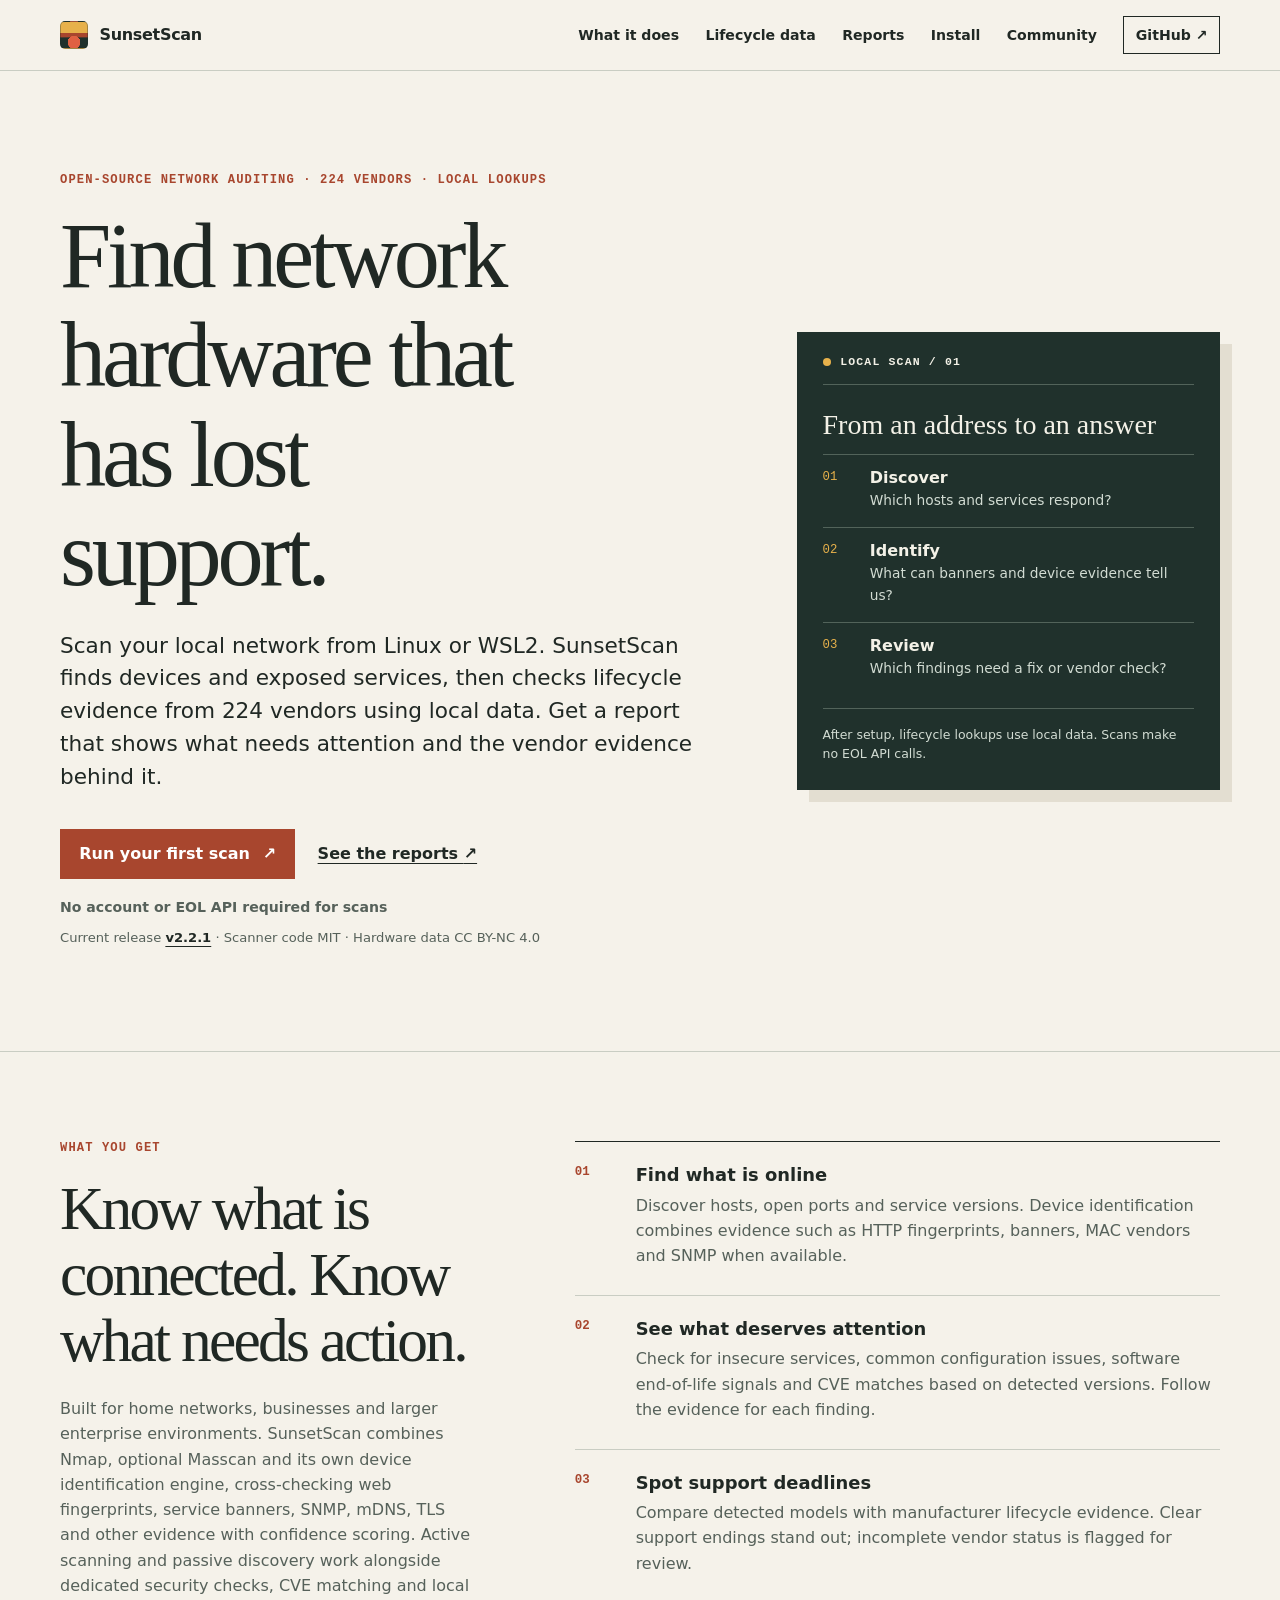
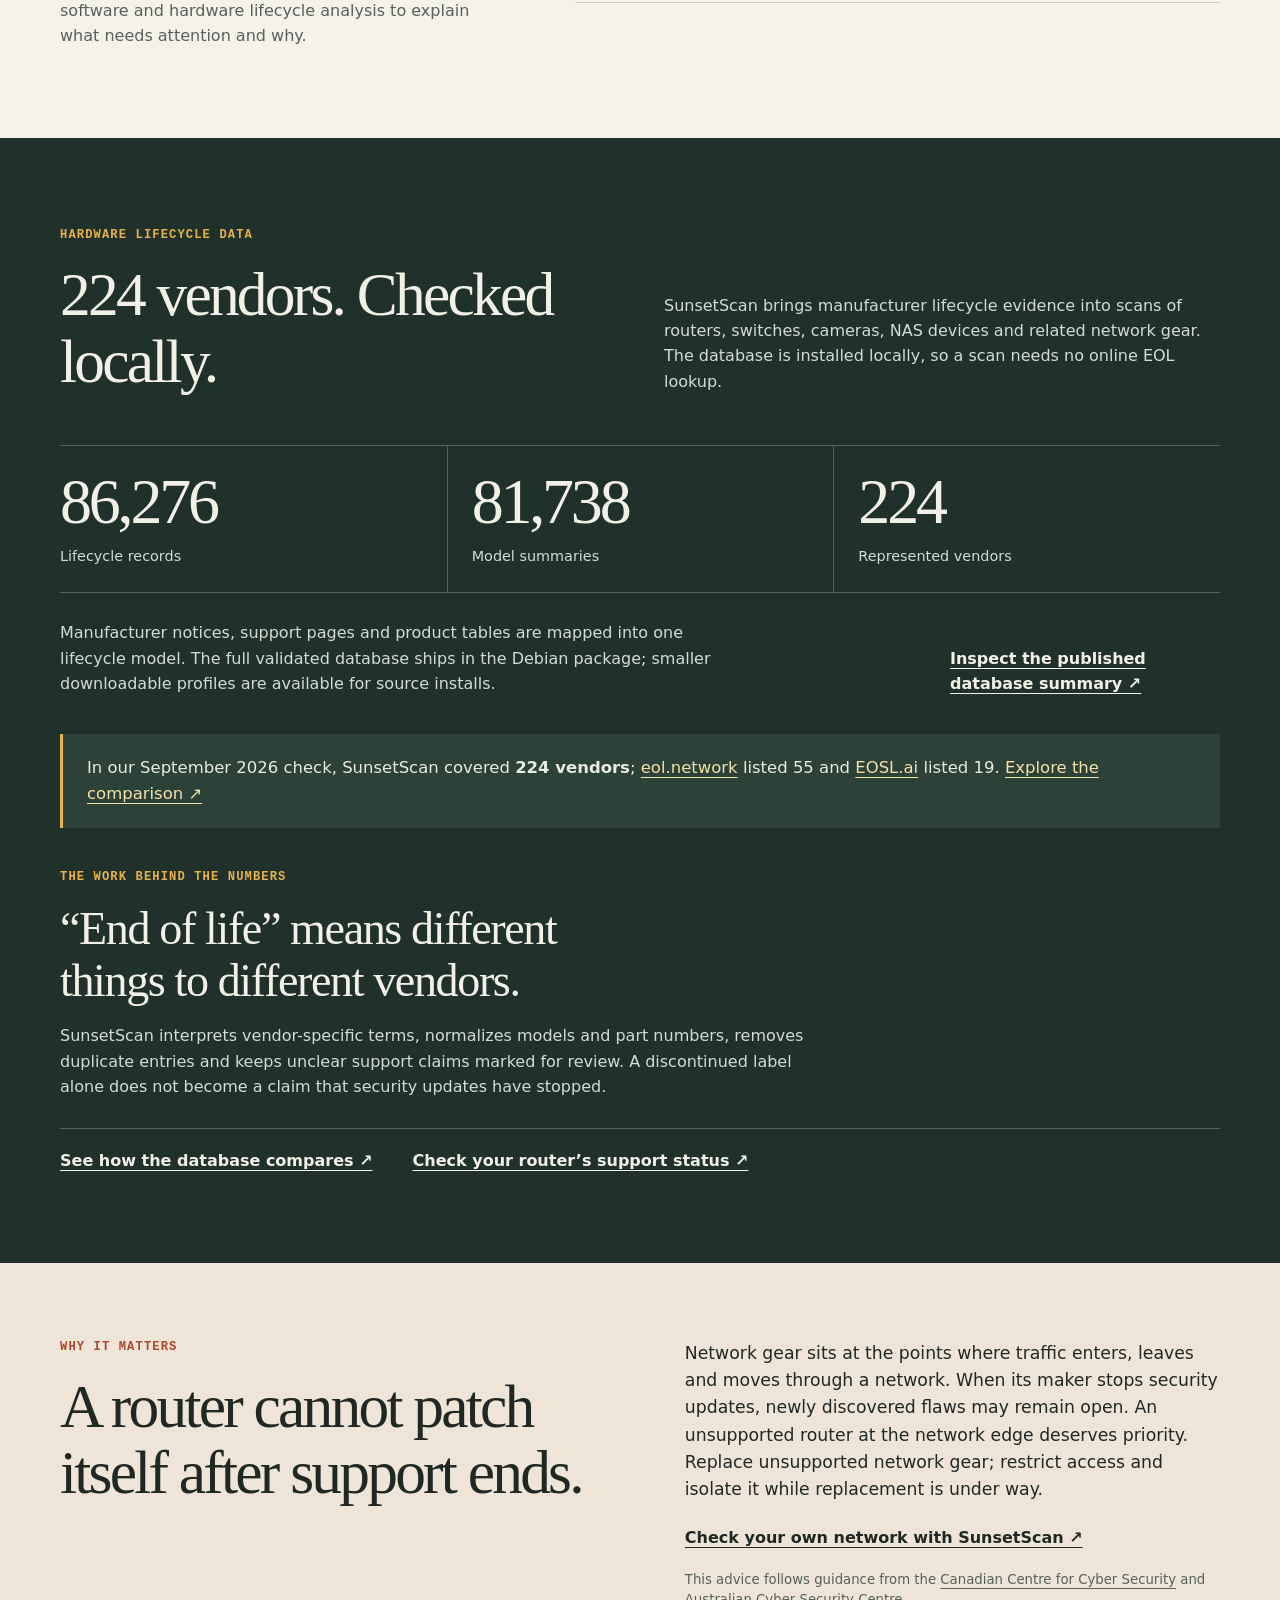
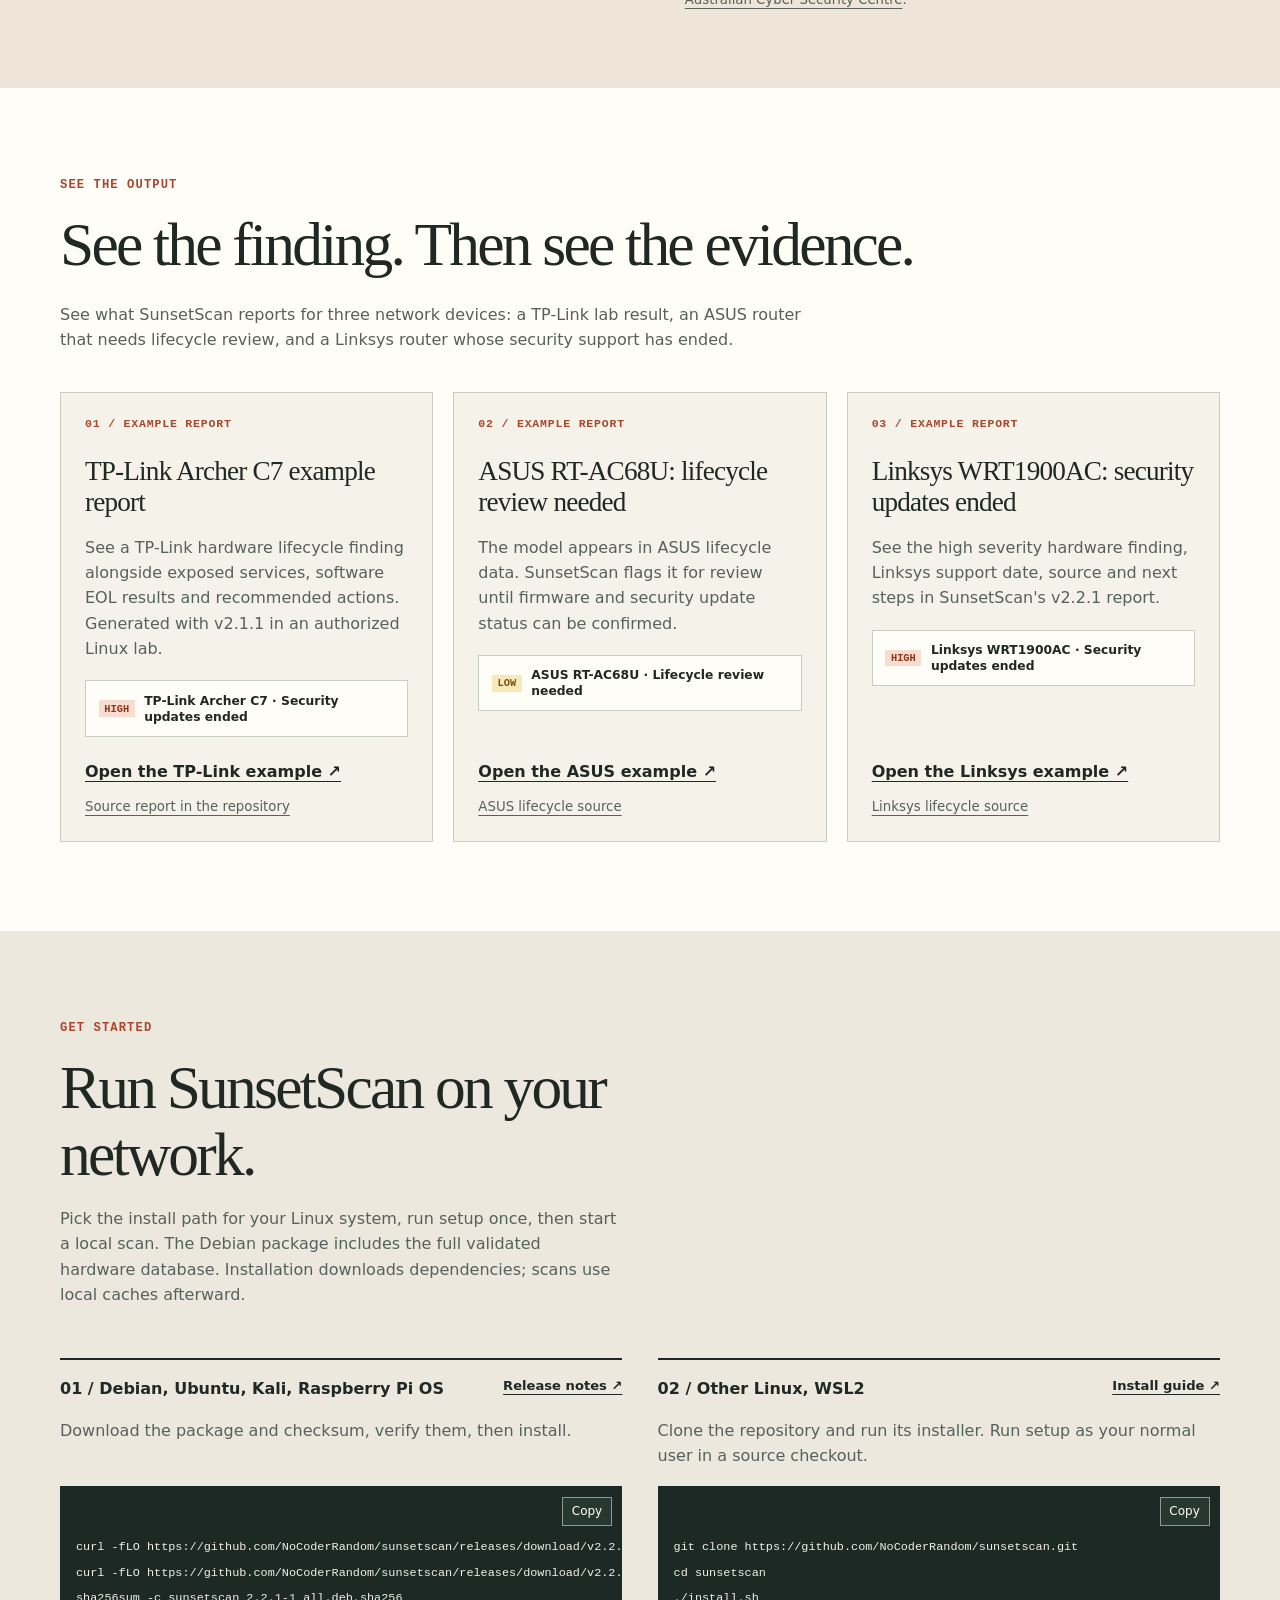
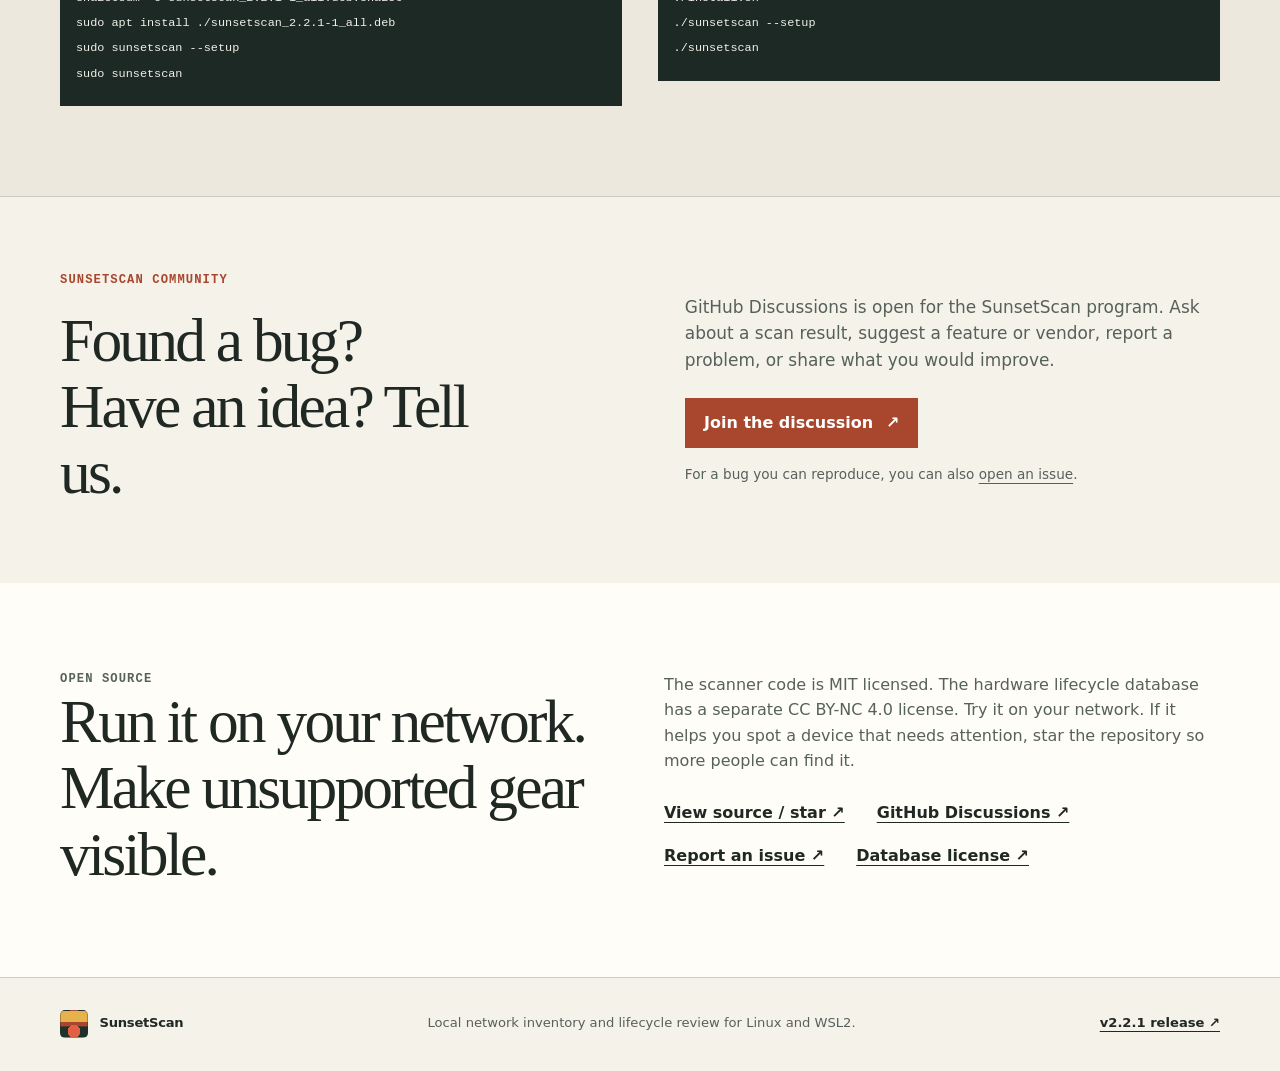
<file: index.html>
<!doctype html>
<html lang="en">
  <head>
    <meta charset="utf-8">
    <meta name="viewport" content="width=device-width, initial-scale=1">
    <title>SunsetScan — Find EOL devices on your local network</title>
    <meta name="description" content="SunsetScan scans local networks with a hardware lifecycle database of 86,276 records across 224 vendors. Review device evidence, exposed services and EOL findings without an API call during scans.">
    <meta name="theme-color" content="#f5f2ea">
    <link rel="canonical" href="https://www.sunsetscan.com/">
    <link rel="icon" href="assets/favicon.svg" type="image/svg+xml">
    <link rel="stylesheet" href="styles.css">
    <meta property="og:type" content="website">
    <meta property="og:title" content="SunsetScan — Find EOL devices on your local network">
    <meta property="og:description" content="Local network scanning with hardware lifecycle evidence from 224 vendors. See three network hardware example reports.">
    <meta property="og:url" content="https://www.sunsetscan.com/">
    <meta property="og:image" content="https://www.sunsetscan.com/assets/site-preview.png">
    <meta property="og:image:width" content="1200">
    <meta property="og:image:height" content="630">
    <meta name="twitter:card" content="summary_large_image">
    <script type="application/ld+json">
      {
        "@context": "https://schema.org",
        "@type": "SoftwareApplication",
        "name": "SunsetScan",
        "applicationCategory": "SecurityApplication",
        "operatingSystem": "Linux, WSL2",
        "softwareVersion": "2.2.1",
        "url": "https://www.sunsetscan.com/",
        "sameAs": "https://github.com/NoCoderRandom/sunsetscan",
        "softwareHelp": "https://github.com/NoCoderRandom/sunsetscan/blob/v2.2.1/README.md",
        "license": "https://github.com/NoCoderRandom/sunsetscan/blob/v2.2.1/LICENSE",
        "description": "Open-source local network auditing with device inventory, service checks, and software and hardware lifecycle evidence."
      }
    </script>
  </head>
  <body>
    <a class="skip-link" href="#main">Skip to content</a>
    <header class="site-header" data-header>
      <div class="header-inner">
        <a class="brand" href="#top" aria-label="SunsetScan home"><span class="brand-mark" aria-hidden="true"></span>SunsetScan</a>
        <button class="nav-toggle" type="button" aria-expanded="false" aria-controls="site-nav" aria-label="Open navigation"><span></span><span></span><span></span></button>
        <nav class="site-nav" id="site-nav" aria-label="Primary navigation">
          <a href="#what-it-does">What it does</a>
          <a href="#evidence">Lifecycle data</a>
          <a href="#sample">Reports</a>
          <a href="#install">Install</a>
          <a href="#community">Community</a>
          <a class="nav-github" href="https://github.com/NoCoderRandom/sunsetscan">GitHub ↗</a>
        </nav>
      </div>
    </header>

    <main id="main">
      <section class="hero" id="top" aria-labelledby="hero-title">
        <div class="container hero-layout">
          <div class="hero-copy">
            <p class="eyebrow">Open-source network auditing · 224 vendors · local lookups</p>
            <h1 id="hero-title">Find network hardware that has lost support.</h1>
            <p class="lead">Scan your local network from Linux or WSL2. SunsetScan finds devices and exposed services, then checks lifecycle evidence from 224 vendors using local data. Get a report that shows what needs attention and the vendor evidence behind it.</p>
            <div class="hero-actions">
              <a class="button button-primary" href="#install">Run your first scan <span aria-hidden="true">↗</span></a>
              <a class="under-link" href="#sample">See the reports <span aria-hidden="true">↗</span></a>
            </div>
            <p class="hero-proof">No account or EOL API required for scans</p>
            <p class="release-line">Current release <a href="https://github.com/NoCoderRandom/sunsetscan/releases/tag/v2.2.1">v2.2.1</a> · Scanner code MIT · Hardware data CC BY-NC 4.0</p>
          </div>
          <aside class="hero-aside" aria-label="What a scan covers">
            <div class="aside-top"><span class="aside-dot" aria-hidden="true"></span><span>LOCAL SCAN / 01</span></div>
            <p class="aside-heading">From an address to an answer</p>
            <ol class="scan-stages">
              <li><span>01</span><div><strong>Discover</strong><p>Which hosts and services respond?</p></div></li>
              <li><span>02</span><div><strong>Identify</strong><p>What can banners and device evidence tell us?</p></div></li>
              <li><span>03</span><div><strong>Review</strong><p>Which findings need a fix or vendor check?</p></div></li>
            </ol>
            <div class="aside-foot">After setup, lifecycle lookups use local data. Scans make no EOL API calls.</div>
          </aside>
        </div>
      </section>

      <section class="value-section" id="what-it-does" aria-labelledby="value-title">
        <div class="container value-layout">
          <div class="section-intro">
            <p class="eyebrow">What you get</p>
            <h2 id="value-title">Know what is connected. Know what needs action.</h2>
            <p>Built for home networks, businesses and larger enterprise environments. SunsetScan combines Nmap, optional Masscan and its own device identification engine, cross-checking web fingerprints, service banners, SNMP, mDNS, TLS and other evidence with confidence scoring. Active scanning and passive discovery work alongside dedicated security checks, CVE matching and local software and hardware lifecycle analysis to explain what needs attention and why.</p>
          </div>
          <div class="value-list">
            <article><span class="list-number">01</span><div><h3>Find what is online</h3><p>Discover hosts, open ports and service versions. Device identification combines evidence such as HTTP fingerprints, banners, MAC vendors and SNMP when available.</p></div></article>
            <article><span class="list-number">02</span><div><h3>See what deserves attention</h3><p>Check for insecure services, common configuration issues, software end-of-life signals and CVE matches based on detected versions. Follow the evidence for each finding.</p></div></article>
            <article><span class="list-number">03</span><div><h3>Spot support deadlines</h3><p>Compare detected models with manufacturer lifecycle evidence. Clear support endings stand out; incomplete vendor status is flagged for review.</p></div></article>
          </div>
        </div>
      </section>

      <section class="data-section" id="evidence" aria-labelledby="data-title">
        <div class="container">
          <div class="data-heading">
            <div><p class="eyebrow">Hardware lifecycle data</p><h2 id="data-title">224 vendors. Checked locally.</h2></div>
            <p>SunsetScan brings manufacturer lifecycle evidence into scans of routers, switches, cameras, NAS devices and related network gear. The database is installed locally, so a scan needs no online EOL lookup.</p>
          </div>
          <dl class="data-numbers">
            <div><dt>Lifecycle records</dt><dd>86,276</dd></div>
            <div><dt>Model summaries</dt><dd>81,738</dd></div>
            <div><dt>Represented vendors</dt><dd>224</dd></div>
          </dl>
          <div class="data-bottom">
            <p>Manufacturer notices, support pages and product tables are mapped into one lifecycle model. The full validated database ships in the Debian package; smaller downloadable profiles are available for source installs.</p>
            <a class="under-link" href="https://github.com/NoCoderRandom/sunsetscan/blob/v2.2.1/data/hardware_eol/sunsetscan_hardware_eol_summary.json">Inspect the published database summary <span aria-hidden="true">↗</span></a>
          </div>
          <p class="data-comparison">In our September 2026 check, SunsetScan covered <strong>224 vendors</strong>; <a href="https://eol.network/">eol.network</a> listed 55 and <a href="https://eosl.ai/dataset/">EOSL.ai</a> listed 19. <a href="hardware-eol-database.html">Explore the comparison ↗</a></p>
          <div class="data-story"><p class="eyebrow">The work behind the numbers</p><h3>“End of life” means different things to different vendors.</h3><p>SunsetScan interprets vendor-specific terms, normalizes models and part numbers, removes duplicate entries and keeps unclear support claims marked for review. A discontinued label alone does not become a claim that security updates have stopped.</p></div>
          <div class="data-actions"><a href="hardware-eol-database.html">See how the database compares <span aria-hidden="true">↗</span></a><a href="router-security-updates.html">Check your router’s support status <span aria-hidden="true">↗</span></a></div>
        </div>
      </section>

      <section class="risk-section" aria-labelledby="risk-title">
        <div class="container risk-layout"><div><p class="eyebrow">Why it matters</p><h2 id="risk-title">A router cannot patch itself after support ends.</h2></div><div><p>Network gear sits at the points where traffic enters, leaves and moves through a network. When its maker stops security updates, newly discovered flaws may remain open. An unsupported router at the network edge deserves priority. Replace unsupported network gear; restrict access and isolate it while replacement is under way.</p><a class="under-link risk-action" href="#install">Check your own network with SunsetScan ↗</a><p class="risk-source">This advice follows guidance from the <a href="https://www.cyber.gc.ca/en/guidance/obsolete-products-itsap00095">Canadian Centre for Cyber Security</a> and <a href="https://www.cyber.gov.au/business-government/protecting-devices-systems/hardening-systems-applications/network-hardening/securing-edge-devices/mitigation-strategies-for-edge-devices-executive-guidance">Australian Cyber Security Centre</a>.</p></div></div>
      </section>

      <section class="sample-section" id="sample" aria-labelledby="sample-title">
        <div class="container">
          <p class="eyebrow">See the output</p><h2 id="sample-title">See the finding. Then see the evidence.</h2>
          <p class="sample-intro">See what SunsetScan reports for three network devices: a TP-Link lab result, an ASUS router that needs lifecycle review, and a Linksys router whose security support has ended.</p>
          <div class="report-grid">
            <article class="report-tile"><span class="report-kind">01 / Example report</span><h3>TP-Link Archer C7 example report</h3><p>See a TP-Link hardware lifecycle finding alongside exposed services, software EOL results and recommended actions. Generated with v2.1.1 in an authorized Linux lab.</p><div class="report-peek"><span class="peek-severity">HIGH</span><span>TP-Link Archer C7 · Security updates ended</span></div><a href="sample-report.html">Open the TP-Link example ↗</a><small><a href="https://github.com/NoCoderRandom/sunsetscan/blob/v2.2.1/docs/sample_reports/sunsetscan_lab_vulnerable_eol_v2_1_1_sample_20260528.html">Source report in the repository</a></small></article>
            <article class="report-tile"><span class="report-kind">02 / Example report</span><h3>ASUS RT-AC68U: lifecycle review needed</h3><p>The model appears in ASUS lifecycle data. SunsetScan flags it for review until firmware and security update status can be confirmed.</p><div class="report-peek"><span class="peek-severity peek-review">LOW</span><span>ASUS RT-AC68U · Lifecycle review needed</span></div><a href="example-asus-router.html">Open the ASUS example ↗</a><small><a href="https://www.asus.com/event/network/eol-product/">ASUS lifecycle source</a></small></article>
            <article class="report-tile"><span class="report-kind">03 / Example report</span><h3>Linksys WRT1900AC: security updates ended</h3><p>See the high severity hardware finding, Linksys support date, source and next steps in SunsetScan's v2.2.1 report.</p><div class="report-peek"><span class="peek-severity">HIGH</span><span>Linksys WRT1900AC · Security updates ended</span></div><a href="example-linksys-router.html">Open the Linksys example ↗</a><small><a href="https://www.linksys.com/pages/linksys-product-end-of-life">Linksys lifecycle source</a></small></article>
          </div>
        </div>
      </section>

      <section class="install-section" id="install" aria-labelledby="install-title">
        <div class="container">
          <div class="install-intro"><p class="eyebrow">Get started</p><h2 id="install-title">Run SunsetScan on your network.</h2><p>Pick the install path for your Linux system, run setup once, then start a local scan. The Debian package includes the full validated hardware database. Installation downloads dependencies; scans use local caches afterward.</p></div>
          <div class="install-grid">
            <div class="install-option">
              <div class="option-heading"><span>01 / Debian, Ubuntu, Kali, Raspberry Pi OS</span><a href="https://github.com/NoCoderRandom/sunsetscan/releases/tag/v2.2.1">Release notes ↗</a></div>
              <p>Download the package and checksum, verify them, then install.</p>
              <div class="code-panel"><button class="copy-button" type="button" data-copy="curl -fLO https://github.com/NoCoderRandom/sunsetscan/releases/download/v2.2.1/sunsetscan_2.2.1-1_all.deb&#10;curl -fLO https://github.com/NoCoderRandom/sunsetscan/releases/download/v2.2.1/sunsetscan_2.2.1-1_all.deb.sha256&#10;sha256sum -c sunsetscan_2.2.1-1_all.deb.sha256&#10;sudo apt install ./sunsetscan_2.2.1-1_all.deb&#10;sudo sunsetscan --setup&#10;sudo sunsetscan">Copy</button><pre><code>curl -fLO https://github.com/NoCoderRandom/sunsetscan/releases/download/v2.2.1/sunsetscan_2.2.1-1_all.deb
curl -fLO https://github.com/NoCoderRandom/sunsetscan/releases/download/v2.2.1/sunsetscan_2.2.1-1_all.deb.sha256
sha256sum -c sunsetscan_2.2.1-1_all.deb.sha256
sudo apt install ./sunsetscan_2.2.1-1_all.deb
sudo sunsetscan --setup
sudo sunsetscan</code></pre></div>
            </div>
            <div class="install-option">
              <div class="option-heading"><span>02 / Other Linux, WSL2</span><a href="https://github.com/NoCoderRandom/sunsetscan/blob/v2.2.1/README.md#installation">Install guide ↗</a></div>
              <p>Clone the repository and run its installer. Run setup as your normal user in a source checkout.</p>
              <div class="code-panel"><button class="copy-button" type="button" data-copy="git clone https://github.com/NoCoderRandom/sunsetscan.git&#10;cd sunsetscan&#10;./install.sh&#10;./sunsetscan --setup&#10;./sunsetscan">Copy</button><pre><code>git clone https://github.com/NoCoderRandom/sunsetscan.git
cd sunsetscan
./install.sh
./sunsetscan --setup
./sunsetscan</code></pre></div>
            </div>
          </div>
        </div>
      </section>

      <section class="community-section" id="community" aria-labelledby="community-title">
        <div class="container community-layout"><div><p class="eyebrow">SunsetScan community</p><h2 id="community-title">Found a bug? Have an idea? Tell us.</h2></div><div><p>GitHub Discussions is open for the SunsetScan program. Ask about a scan result, suggest a feature or vendor, report a problem, or share what you would improve.</p><a class="button button-primary" href="https://github.com/NoCoderRandom/sunsetscan/discussions">Join the discussion <span aria-hidden="true">↗</span></a><p class="community-note">For a bug you can reproduce, you can also <a href="https://github.com/NoCoderRandom/sunsetscan/issues">open an issue</a>.</p></div></div>
      </section>

      <section class="closing-section" aria-labelledby="closing-title">
        <div class="container closing-layout"><div><p class="eyebrow">Open source</p><h2 id="closing-title">Run it on your network. Make unsupported gear visible.</h2></div><div><p>The scanner code is MIT licensed. The hardware lifecycle database has a separate CC BY-NC 4.0 license. Try it on your network. If it helps you spot a device that needs attention, star the repository so more people can find it.</p><div class="closing-links"><a href="https://github.com/NoCoderRandom/sunsetscan">View source / star ↗</a><a href="https://github.com/NoCoderRandom/sunsetscan/discussions">GitHub Discussions ↗</a><a href="https://github.com/NoCoderRandom/sunsetscan/issues">Report an issue ↗</a><a href="https://github.com/NoCoderRandom/sunsetscan/blob/v2.2.1/data/hardware_eol/LICENSE.md">Database license ↗</a></div></div></div>
      </section>
    </main>

    <footer class="site-footer"><div class="container footer-inner"><a class="brand" href="#top"><span class="brand-mark" aria-hidden="true"></span>SunsetScan</a><p>Local network inventory and lifecycle review for Linux and WSL2.</p><a href="https://github.com/NoCoderRandom/sunsetscan/releases/tag/v2.2.1">v2.2.1 release ↗</a></div></footer>
    <script src="script.js" defer></script>
  </body>
</html>
</file>
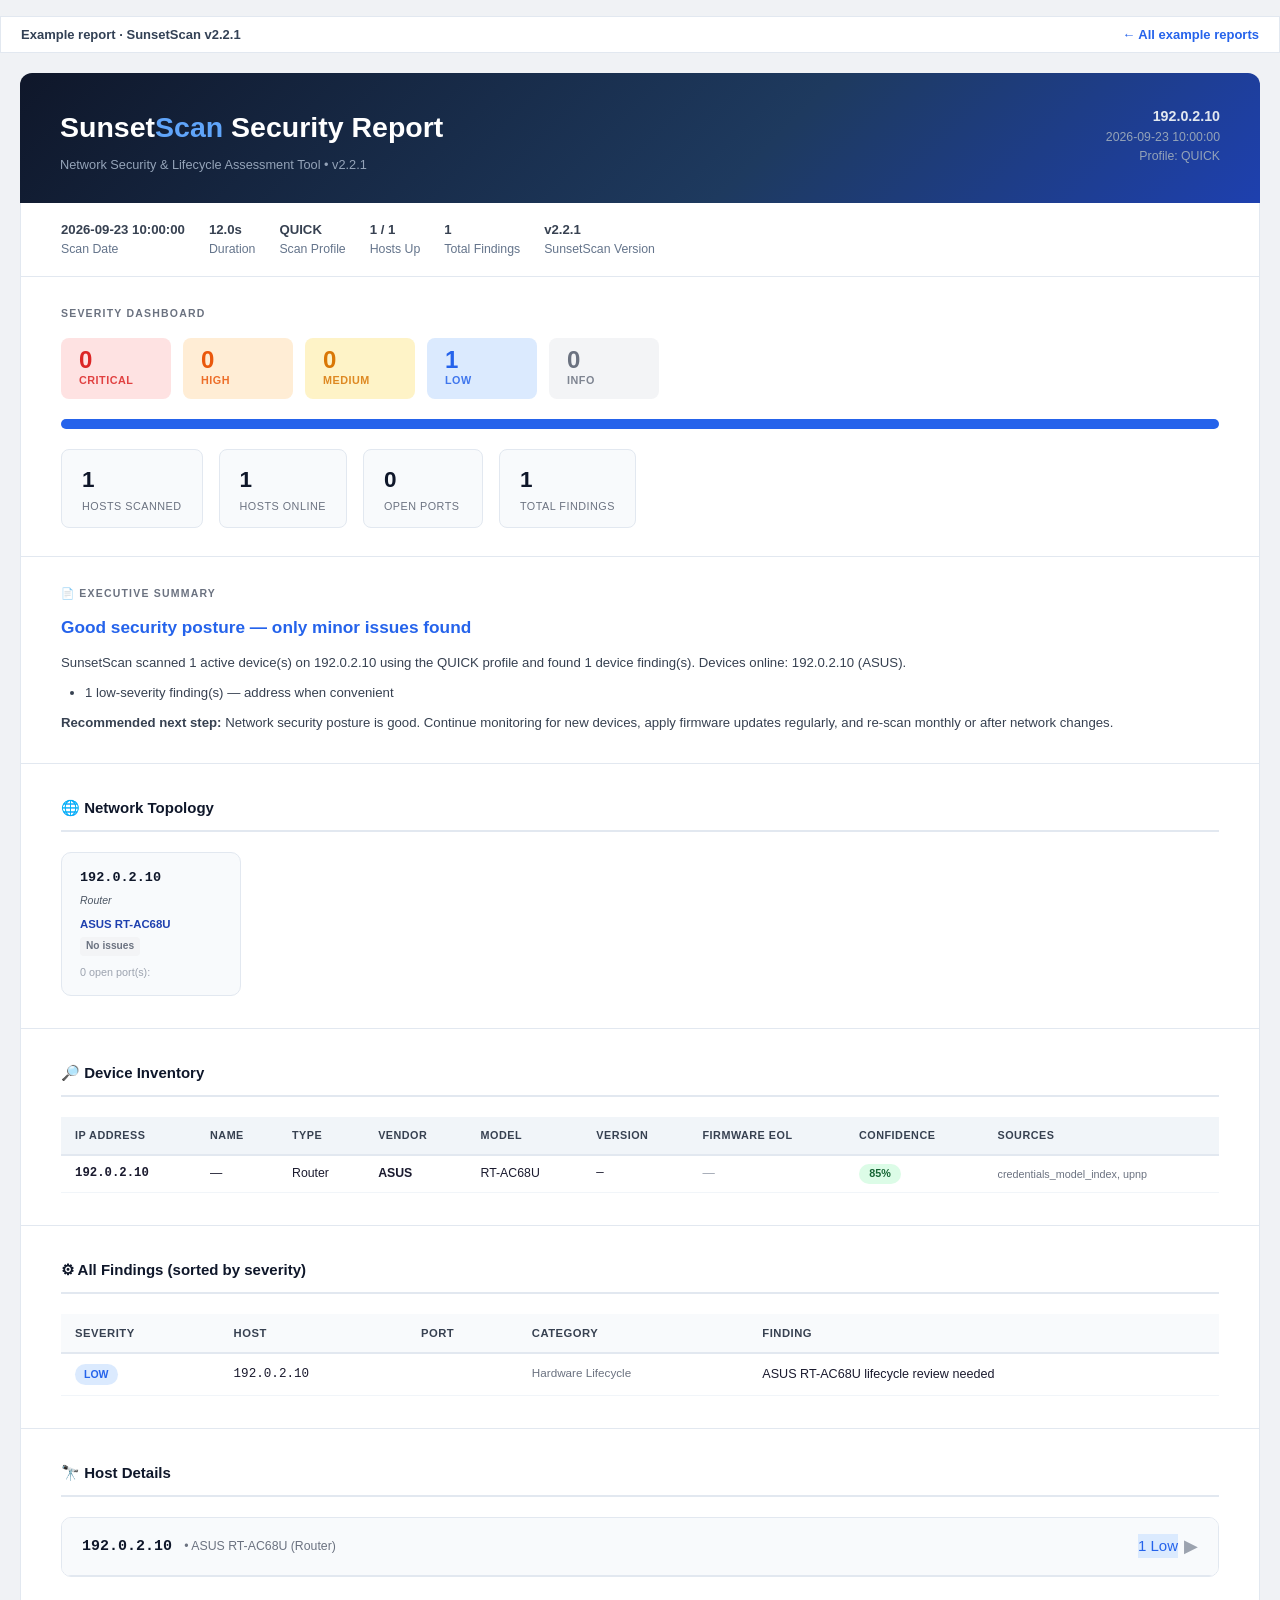
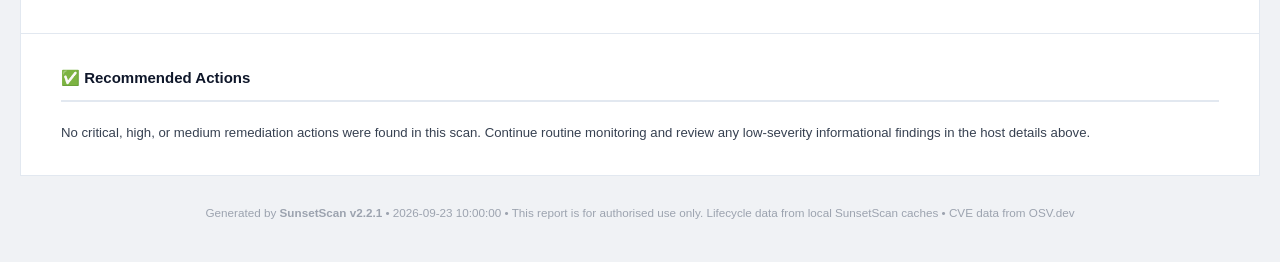
<file: example-asus-router.html>
<!DOCTYPE html>
<html lang="en">
<head>
<meta charset="UTF-8">
<meta name="viewport" content="width=device-width, initial-scale=1.0">
<title>SunsetScan Security Report — 192.0.2.10</title>
<style>
  /* ===== RESET & BASE ===== */
  *, *::before, *::after { box-sizing: border-box; margin: 0; padding: 0; }
  html { font-size: 15px; }
  body {
    font-family: -apple-system, BlinkMacSystemFont, 'Segoe UI', Roboto, Oxygen, Ubuntu, sans-serif;
    line-height: 1.6; color: #1a1a2e; background: #f0f2f5;
    overflow-x: hidden;
  }
  a { color: #2563eb; text-decoration: none; }
  a:hover { text-decoration: underline; }

  /* ===== LAYOUT ===== */
  .page { width: 100%; max-width: 1300px; margin: 0 auto; padding: 20px; }

  /* ===== HEADER ===== */
  .report-header {
    background: linear-gradient(135deg, #0f172a 0%, #1e3a5f 60%, #1e40af 100%);
    color: #fff; border-radius: 12px 12px 0 0; padding: 32px 40px 28px;
    display: flex; justify-content: space-between; align-items: flex-start;
    flex-wrap: wrap; gap: 16px;
  }
  .report-header > div { min-width: 0; }
  .report-header h1 { font-size: 1.9rem; font-weight: 700; letter-spacing: 0; overflow-wrap: anywhere; }
  .report-header h1 span { color: #60a5fa; }
  .report-header .subtitle { font-size: 0.85rem; color: #94a3b8; margin-top: 4px; }
  .report-meta-right { text-align: right; font-size: 0.82rem; color: #94a3b8; }
  .report-meta-right strong { color: #e2e8f0; font-size: 0.95rem; display: block; }

  /* ===== METADATA BAR ===== */
  .meta-bar {
    background: #fff; border-left: 1px solid #e2e8f0; border-right: 1px solid #e2e8f0;
    border-bottom: 1px solid #e2e8f0; padding: 16px 40px;
    display: flex; flex-wrap: wrap; gap: 24px; font-size: 0.82rem; color: #64748b;
  }
  .meta-item { min-width: 0; }
  .meta-item strong { display: block; color: #374151; font-size: 0.88rem; overflow-wrap: anywhere; }

  /* ===== DASHBOARD ===== */
  .dashboard {
    background: #fff; border-radius: 0; border: 1px solid #e2e8f0;
    border-top: none; padding: 28px 40px;
  }
  .dashboard-title {
    font-size: 0.7rem; font-weight: 700; letter-spacing: 1.2px;
    text-transform: uppercase; color: #6b7280; margin-bottom: 16px;
  }
  .severity-badges { display: flex; flex-wrap: wrap; gap: 12px; margin-bottom: 20px; }
  .badge {
    display: flex; align-items: center; gap: 8px;
    padding: 10px 18px; border-radius: 8px;
    font-weight: 700; font-size: 1rem; min-width: 110px;
  }
  .badge .count { font-size: 1.6rem; line-height: 1; }
  .badge .label { font-size: 0.72rem; text-transform: uppercase; letter-spacing: 0.5px; opacity: 0.85; }
  .badge.critical { background: #fee2e2; color: #dc2626; }
  .badge.high     { background: #ffedd5; color: #ea580c; }
  .badge.medium   { background: #fef3c7; color: #d97706; }
  .badge.low      { background: #dbeafe; color: #2563eb; }
  .badge.info     { background: #f3f4f6; color: #6b7280; }

  /* Severity bar */
  .severity-bar { display: flex; height: 10px; border-radius: 5px; overflow: hidden; background: #e5e7eb; }
  .severity-bar .seg-critical { background: #dc2626; }
  .severity-bar .seg-high     { background: #ea580c; }
  .severity-bar .seg-medium   { background: #d97706; }
  .severity-bar .seg-low      { background: #2563eb; }
  .severity-bar .seg-info     { background: #9ca3af; }

  /* Stats row */
  .stats-row { display: flex; flex-wrap: wrap; gap: 16px; margin-top: 20px; }
  .stat-card {
    background: #f8fafc; border: 1px solid #e2e8f0; border-radius: 8px;
    padding: 12px 20px; min-width: 120px;
  }
  .stat-card .stat-num { font-size: 1.5rem; font-weight: 700; color: #0f172a; }
  .stat-card .stat-lbl { font-size: 0.72rem; color: #6b7280; text-transform: uppercase; letter-spacing: 0.5px; }

  /* ===== SECTION CARDS ===== */
  .section {
    background: #fff; border: 1px solid #e2e8f0; border-top: none;
    padding: 32px 40px;
  }
  .section:last-of-type { border-radius: 0 0 12px 12px; }
  .section-title {
    font-size: 1rem; font-weight: 700; color: #0f172a; margin-bottom: 20px;
    padding-bottom: 10px; border-bottom: 2px solid #e2e8f0;
    display: flex; align-items: center; gap: 8px;
  }

  /* ===== FINDINGS SUMMARY TABLE ===== */
  .findings-table { width: 100%; border-collapse: collapse; font-size: 0.84rem; }
  .findings-table th {
    background: #f8fafc; color: #374151; font-weight: 600; font-size: 0.75rem;
    text-transform: uppercase; letter-spacing: 0.5px; padding: 10px 14px;
    border-bottom: 2px solid #e2e8f0; text-align: left; white-space: nowrap;
  }
  .findings-table td { padding: 10px 14px; border-bottom: 1px solid #f1f5f9; vertical-align: top; }
  .findings-table tr:hover td { background: #f8fafc; cursor: pointer; }
  .findings-table .sev-badge {
    display: inline-block; padding: 2px 9px; border-radius: 12px;
    font-size: 0.7rem; font-weight: 700; text-transform: uppercase; white-space: nowrap;
  }

  /* ===== HOST SECTIONS ===== */
  .host-section { margin-bottom: 24px; border: 1px solid #e2e8f0; border-radius: 10px; overflow: hidden; }
  .host-header {
    padding: 14px 20px; cursor: pointer; user-select: none;
    display: flex; justify-content: space-between; align-items: center; flex-wrap: wrap; gap: 8px;
    background: #f8fafc; border-bottom: 1px solid #e2e8f0;
  }
  .host-header:hover { background: #f1f5f9; }
  .host-header .host-ip { font-size: 1rem; font-weight: 700; color: #0f172a; font-family: monospace; }
  .host-header .host-name { font-size: 0.82rem; color: #6b7280; margin-left: 8px; }
  .host-header .host-badges { display: flex; gap: 6px; align-items: center; flex-wrap: wrap; }
  .host-header .toggle { color: #9ca3af; font-size: 1.2rem; transition: transform 0.2s; }
  .host-body { padding: 20px; }
  .host-meta { display: flex; flex-wrap: wrap; gap: 16px; margin-bottom: 16px; font-size: 0.82rem; color: #374151; }
  .host-meta span { background: #f1f5f9; border-radius: 4px; padding: 3px 10px; }

  /* ===== FINDING CARDS ===== */
  .finding-card {
    border: 1px solid #e5e7eb; border-radius: 8px; margin-bottom: 14px; overflow: hidden;
  }
  .finding-card-header {
    display: flex; align-items: center; gap: 10px; padding: 11px 16px;
    border-bottom: 1px solid #e5e7eb; background: #fafafa;
  }
  .finding-card-body { padding: 14px 16px; font-size: 0.85rem; }
  .finding-title { font-weight: 600; color: #0f172a; font-size: 0.88rem; }
  .finding-port { font-size: 0.75rem; color: #6b7280; font-family: monospace; margin-left: auto; }

  .finding-section-lbl {
    font-size: 0.7rem; font-weight: 700; text-transform: uppercase; letter-spacing: 0.8px;
    color: #9ca3af; margin-top: 10px; margin-bottom: 4px;
  }
  .finding-text { color: #374151; line-height: 1.55; }
  .finding-reco { color: #1e40af; line-height: 1.55; white-space: pre-line; }
  .finding-evidence {
    font-family: monospace; font-size: 0.78rem; color: #6b7280;
    background: #f8fafc; border-radius: 4px; padding: 6px 10px; margin-top: 8px;
    word-break: break-all; border: 1px solid #e5e7eb;
  }
  .cve-tag {
    display: inline-block; background: #fee2e2; color: #dc2626;
    border-radius: 4px; padding: 1px 7px; font-size: 0.72rem; font-weight: 600;
    font-family: monospace; margin-right: 4px; margin-top: 4px;
  }
  .cvss-tag {
    display: inline-block; border-radius: 4px; padding: 1px 7px;
    font-size: 0.72rem; font-weight: 700; margin-right: 4px;
  }

  /* ===== OPEN PORTS TABLE ===== */
  .ports-table { width: 100%; border-collapse: collapse; font-size: 0.82rem; margin-top: 16px; }
  .ports-table th {
    background: #f1f5f9; color: #374151; font-weight: 600; font-size: 0.73rem;
    text-transform: uppercase; letter-spacing: 0.5px; padding: 7px 12px;
    border-bottom: 1px solid #e2e8f0; text-align: left;
  }
  .ports-table td { padding: 7px 12px; border-bottom: 1px solid #f1f5f9; font-family: monospace; }
  .ports-table tr:last-child td { border-bottom: none; }

  /* ===== RECOMMENDATIONS ===== */
  .reco-list { counter-reset: reco-counter; list-style: none; }
  .reco-list li {
    display: flex; gap: 14px; align-items: flex-start;
    padding: 12px 0; border-bottom: 1px solid #f1f5f9;
    font-size: 0.85rem;
  }
  .reco-list li:last-child { border-bottom: none; }
  .reco-num {
    counter-increment: reco-counter; min-width: 28px; height: 28px;
    background: #1e40af; color: #fff; border-radius: 50%;
    display: flex; align-items: center; justify-content: center;
    font-size: 0.75rem; font-weight: 700; flex-shrink: 0;
  }
  .reco-item-host { font-family: monospace; color: #2563eb; font-size: 0.78rem; }

  /* ===== FOOTER ===== */
  .report-footer {
    text-align: center; padding: 20px; font-size: 0.78rem; color: #9ca3af;
    margin-top: 8px;
  }

  /* ===== SEVERITY COLOUR HELPERS ===== */
  .sev-critical { background: #fee2e2; color: #dc2626; }
  .sev-high     { background: #ffedd5; color: #ea580c; }
  .sev-medium   { background: #fef3c7; color: #d97706; }
  .sev-low      { background: #dbeafe; color: #2563eb; }
  .sev-info     { background: #f3f4f6; color: #6b7280; }

  .border-critical { border-left: 4px solid #dc2626 !important; }
  .border-high     { border-left: 4px solid #ea580c !important; }
  .border-medium   { border-left: 4px solid #d97706 !important; }
  .border-low      { border-left: 4px solid #2563eb !important; }
  .border-info     { border-left: 4px solid #9ca3af !important; }

  /* ===== EOL STATUS ===== */
  .eol-critical { color: #dc2626; font-weight: 600; }
  .eol-warning  { color: #d97706; font-weight: 600; }
  .eol-ok       { color: #059669; }
  .eol-unknown  { color: #9ca3af; }

  /* ===== EXECUTIVE SUMMARY ===== */
  .exec-summary {
    background: #fff; border: 1px solid #e2e8f0; border-top: none; padding: 28px 40px;
  }
  .exec-summary-title {
    font-size: 0.7rem; font-weight: 700; letter-spacing: 1.2px;
    text-transform: uppercase; color: #6b7280; margin-bottom: 12px;
  }
  .exec-summary-headline {
    font-size: 1.15rem; font-weight: 700; color: #0f172a; margin-bottom: 10px;
    overflow-wrap: anywhere;
  }
  .exec-summary-body { font-size: 0.88rem; color: #374151; line-height: 1.7; overflow-wrap: anywhere; }
  .exec-summary-body ul { margin: 8px 0 8px 24px; }
  .exec-summary-body li { margin-bottom: 4px; }

  /* ===== RISK SCORES ===== */
  .risk-row { display: flex; flex-wrap: wrap; gap: 12px; margin-top: 16px; }
  .risk-card {
    display: flex; align-items: center; gap: 14px;
    background: #f8fafc; border: 1px solid #e2e8f0; border-radius: 10px;
    padding: 12px 18px; min-width: 200px;
  }
  .risk-score-circle {
    width: 52px; height: 52px; border-radius: 50%;
    display: flex; align-items: center; justify-content: center;
    font-size: 1.1rem; font-weight: 800; color: #fff; flex-shrink: 0;
  }
  .risk-card .risk-ip { font-family: monospace; font-weight: 700; font-size: 0.9rem; color: #0f172a; }
  .risk-card > div:last-child { min-width: 0; }
  .risk-card .risk-label { font-size: 0.74rem; color: #6b7280; margin-top: 2px; overflow-wrap: anywhere; }

  /* ===== CONFIDENCE BADGES ===== */
  .confidence-confirmed   { background: #d1fae5; color: #065f46; }
  .confidence-likely      { background: #dbeafe; color: #1e40af; }
  .confidence-suspected   { background: #fef3c7; color: #92400e; }
  .confidence-unconfirmed { background: #f3f4f6; color: #6b7280; }

  /* ===== DIFF SECTION ===== */
  .diff-section { background: #f8fafc; border: 1px solid #e2e8f0; border-radius: 8px; padding: 16px 20px; margin-bottom: 16px; }
  .diff-added   { color: #059669; }
  .diff-removed { color: #dc2626; }
  .diff-changed { color: #d97706; }

  /* ===== FIXED ISSUES (GREEN) ===== */
  .fixed-section {
    background: #f0fdf4; border: 1px solid #bbf7d0; border-radius: 8px;
    padding: 16px 20px; margin-top: 16px;
  }
  .fixed-title { color: #166534; font-weight: 700; font-size: 0.85rem; margin-bottom: 8px; }
  .fixed-item { color: #15803d; font-size: 0.82rem; padding: 2px 0; }

  /* ===== NETWORK TOPOLOGY ===== */
  .topology-grid { display: flex; flex-wrap: wrap; gap: 16px; margin-top: 12px; }
  .topo-device {
    background: #f8fafc; border: 1px solid #e2e8f0; border-radius: 10px;
    padding: 14px 18px; min-width: 180px; max-width: 240px;
    display: flex; flex-direction: column; gap: 4px;
  }
  .topo-device.gateway { border-color: #3b82f6; background: #eff6ff; }
  .topo-device-ip { font-family: monospace; font-weight: 700; font-size: 0.9rem; color: #0f172a; }
  .topo-device-name { font-size: 0.78rem; color: #6b7280; }
  .topo-device-ports { font-size: 0.72rem; color: #9ca3af; margin-top: 4px; overflow-wrap: anywhere; }
  .topo-device-badge { font-size: 0.68rem; font-weight: 700; padding: 1px 6px; border-radius: 4px; width: fit-content; }
  .topo-device-id { font-size: 0.76rem; color: #1e40af; font-weight: 600; margin-top: 2px; }
  .topo-device-id-type { font-size: 0.7rem; color: #4b5563; font-style: italic; }

  /* ===== DEVICE IDENTITY ===== */
  .device-id-badge {
    display: inline-flex; align-items: center; gap: 6px;
    background: linear-gradient(135deg, #eff6ff 0%, #dbeafe 100%);
    border: 1px solid #93c5fd; border-radius: 8px;
    padding: 6px 14px; font-size: 0.82rem; color: #1e3a5f; font-weight: 600;
  }
  .device-id-badge .did-type { color: #3b82f6; font-weight: 700; }
  .device-id-badge .did-conf { font-size: 0.7rem; color: #6b7280; font-weight: 400; }

  /* ===== DEVICE INVENTORY TABLE ===== */
  .inventory-table { width: 100%; border-collapse: collapse; font-size: 0.82rem; }
  .inventory-table th {
    background: #f1f5f9; color: #374151; font-weight: 700;
    text-align: left; padding: 10px 14px; border-bottom: 2px solid #e2e8f0;
    font-size: 0.72rem; text-transform: uppercase; letter-spacing: 0.5px;
  }
  .inventory-table td { padding: 8px 14px; border-bottom: 1px solid #f1f5f9; }
  .inventory-table tr:hover { background: #f8fafc; }
  .inventory-conf {
    display: inline-block; min-width: 42px; text-align: center;
    padding: 1px 8px; border-radius: 10px; font-size: 0.72rem; font-weight: 600;
  }
  .conf-high { background: #dcfce7; color: #166534; }
  .conf-med  { background: #fef3c7; color: #92400e; }
  .conf-low  { background: #f3f4f6; color: #6b7280; }

  .empty-state {
    color: #6b7280;
    font-size: 0.88rem;
    background: #f8fafc;
    border: 1px solid #e2e8f0;
    border-radius: 8px;
    padding: 14px 16px;
  }

  /* ===== POSTURE COLORS ===== */
  .posture-critical { color: #dc2626; }
  .posture-high     { color: #ea580c; }
  .posture-medium   { color: #d97706; }
  .posture-low      { color: #2563eb; }
  .posture-clean    { color: #059669; }

  /* ===== PRINT ===== */
  @media print {
    body { background: #fff; }
    .page { padding: 0; }
    .host-body { display: block !important; }
    .toggle { display: none; }
    .report-header { border-radius: 0; }
  }

  @media (max-width: 700px) {
    html { font-size: 14px; }
    .page { max-width: none; padding: 0; }
    .report-header, .meta-bar, .dashboard, .exec-summary, .section {
      width: 100%; max-width: 100%; overflow-x: hidden;
    }
    .report-header {
      border-radius: 0; padding: 24px 20px;
      flex-direction: column; align-items: flex-start;
    }
    .report-header h1 { font-size: 1.5rem; line-height: 1.25; }
    .report-meta-right { text-align: left; }
    .meta-bar, .dashboard, .exec-summary, .section { padding: 18px 20px; }
    .meta-bar {
      display: grid;
      grid-template-columns: repeat(2, minmax(0, 1fr));
      gap: 14px 18px;
    }
    .severity-badges, .stats-row {
      display: grid;
      grid-template-columns: minmax(0, 1fr);
    }
    .severity-badges, .stats-row, .risk-row, .topology-grid,
    .exec-summary-headline, .exec-summary-body, .empty-state {
      width: calc(100vw - 80px);
      max-width: 100%;
    }
    .badge, .stat-card { min-width: 0; padding-left: 14px; padding-right: 14px; }
    .risk-row, .topology-grid {
      display: grid;
      grid-template-columns: minmax(0, 1fr);
    }
    .risk-card, .topo-device {
      width: calc(100vw - 80px);
      min-width: 0;
      max-width: 100%;
    }
    .exec-summary-body p, .exec-summary-body li, .section-title {
      width: calc(100vw - 80px);
      max-width: 100%;
      overflow-wrap: anywhere;
    }
    .host-header { align-items: flex-start; }
    .host-header .host-name { display: block; margin-left: 0; margin-top: 2px; }
    .finding-card-header { flex-wrap: wrap; align-items: flex-start; }
    .finding-title { min-width: 0; overflow-wrap: anywhere; }
    .finding-port { margin-left: 0; }
    .reco-list li { gap: 10px; }
  }
</style>
<style>.example-site-banner{max-width:1300px;margin:16px auto 0;padding:10px 20px;display:flex;justify-content:space-between;gap:16px;flex-wrap:wrap;background:#fff;border:1px solid #e2e8f0;color:#334155;font:600 13px -apple-system,BlinkMacSystemFont,"Segoe UI",sans-serif}.example-site-banner a{color:#2563eb}</style>
<meta name="description" content="SunsetScan v2.2.1 example report: ASUS RT-AC68U hardware lifecycle finding.">
<link rel="canonical" href="https://www.sunsetscan.com/example-asus-router.html">
</head>
<body>
<div class="example-site-banner"><strong>Example report · SunsetScan v2.2.1</strong><a href="/#sample">← All example reports</a></div>

<div class="page">

  <!-- ====== HEADER ====== -->
  <div class="report-header">
    <div>
      <h1>Sunset<span>Scan</span> Security Report</h1>
      <div class="subtitle">Network Security &amp; Lifecycle Assessment Tool &bull; v2.2.1</div>
    </div>
    <div class="report-meta-right">
      <strong>192.0.2.10</strong>
      2026-09-23 10:00:00<br>
      Profile: QUICK
    </div>
  </div>

  <!-- ====== METADATA BAR ====== -->
  <div class="meta-bar">
    <div class="meta-item"><strong>2026-09-23 10:00:00</strong>Scan Date</div>
    <div class="meta-item"><strong>12.0s</strong>Duration</div>
    <div class="meta-item"><strong>QUICK</strong>Scan Profile</div>
    <div class="meta-item"><strong>1 / 1</strong>Hosts Up</div>
    <div class="meta-item"><strong>1</strong>Total Findings</div>
    <div class="meta-item"><strong>v2.2.1</strong>SunsetScan Version</div>
  </div>

  <!-- ====== DASHBOARD ====== -->
  <div class="dashboard">
    <div class="dashboard-title">Severity Dashboard</div>

    <div class="severity-badges">
      <div class="badge critical">
        <div><div class="count">0</div><div class="label">Critical</div></div>
      </div>
      <div class="badge high">
        <div><div class="count">0</div><div class="label">High</div></div>
      </div>
      <div class="badge medium">
        <div><div class="count">0</div><div class="label">Medium</div></div>
      </div>
      <div class="badge low">
        <div><div class="count">1</div><div class="label">Low</div></div>
      </div>
      <div class="badge info">
        <div><div class="count">0</div><div class="label">Info</div></div>
      </div>
    </div>



    <div class="severity-bar">



           <div class="seg-low"      style="width:100.0%"></div>

    </div>


    <div class="stats-row">
      <div class="stat-card"><div class="stat-num">1</div><div class="stat-lbl">Hosts Scanned</div></div>
      <div class="stat-card"><div class="stat-num">1</div><div class="stat-lbl">Hosts Online</div></div>
      <div class="stat-card"><div class="stat-num">0</div><div class="stat-lbl">Open Ports</div></div>
      <div class="stat-card"><div class="stat-num">1</div><div class="stat-lbl">Total Findings</div></div>
    </div>
  </div>

  <!-- ====== EXECUTIVE SUMMARY ====== -->
  <div class="exec-summary">
    <div class="exec-summary-title">&#128196; Executive Summary</div>

    <div class="exec-summary-headline posture-low">
      Good security posture — only minor issues found
    </div>
    <div class="exec-summary-body">
      <p>SunsetScan scanned 1 active device(s) on 192.0.2.10 using the QUICK profile and found 1 device finding(s). Devices online: 192.0.2.10 (ASUS).</p>

      <ul>

        <li>1 low-severity finding(s) — address when convenient</li>

      </ul>


      <p style="margin-top:8px;"><strong>Recommended next step:</strong> Network security posture is good. Continue monitoring for new devices, apply firmware updates regularly, and re-scan monthly or after network changes.</p>

    </div>








  </div>

  <!-- ====== NETWORK TOPOLOGY ====== -->
  <div class="section">
    <div class="section-title">&#127760; Network Topology</div>





    <div class="topology-grid">



      <div class="topo-device ">
        <div class="topo-device-ip">192.0.2.10</div>


        <div class="topo-device-id-type">Router</div>
        <div class="topo-device-id">ASUS RT-AC68U</div>







          <div class="topo-device-badge sev-info">No issues</div>


        <div class="topo-device-ports">0 open port(s): </div>
      </div>


    </div>

  </div>

  <!-- ====== DEVICE INVENTORY ====== -->
  <div class="section">
    <div class="section-title">&#128270; Device Inventory</div>

    <div style="overflow-x:auto;">
      <table class="inventory-table">
        <thead>
          <tr>
            <th>IP Address</th>
            <th>Name</th>
            <th>Type</th>
            <th>Vendor</th>
            <th>Model</th>
            <th>Version</th>
            <th>Firmware EOL</th>
            <th>Confidence</th>
            <th>Sources</th>
          </tr>
        </thead>
        <tbody>


          <tr onclick="scrollToHost('192.0.2.10')" style="cursor:pointer;" title="Click to go to host section">
            <td style="font-family:monospace; font-weight:600;">192.0.2.10</td>
            <td>—</td>
            <td>Router</td>
            <td style="font-weight:600;">ASUS</td>
            <td>RT-AC68U</td>
            <td style="font-family:monospace;">—</td>
            <td>


                <span style="color:#9ca3af;">—</span>

            </td>
            <td>

              <span class="inventory-conf conf-high">85%</span>
            </td>
            <td style="font-size:0.72rem; color:#6b7280;">credentials_model_index, upnp</td>
          </tr>

        </tbody>
      </table>
    </div>

  </div>

  <!-- ====== FINDINGS SUMMARY TABLE ====== -->

  <div class="section">
    <div class="section-title">&#9881; All Findings (sorted by severity)</div>
    <div style="overflow-x:auto;">
      <table class="findings-table" id="findings-table">
        <thead>
          <tr>
            <th>Severity</th>
            <th>Host</th>
            <th>Port</th>
            <th>Category</th>
            <th>Finding</th>
          </tr>
        </thead>
        <tbody>

          <tr onclick="scrollToHost('192.0.2.10')" title="Click to go to host section">
            <td><span class="sev-badge sev-low">LOW</span></td>
            <td style="font-family:monospace; white-space:nowrap;">192.0.2.10</td>
            <td style="font-family:monospace; white-space:nowrap;"></td>
            <td style="white-space:nowrap; font-size:0.78rem; color:#6b7280;">Hardware Lifecycle</td>
            <td>ASUS RT-AC68U lifecycle review needed</td>
          </tr>

        </tbody>
      </table>
    </div>
  </div>


  <!-- ====== HOST SECTIONS ====== -->
  <div class="section">
    <div class="section-title">&#128301; Host Details</div>






    <div class="host-section" id="host-192-0-2-10">

      <!-- Host header (clickable to collapse) -->
      <div class="host-header" onclick="toggleHost('192-0-2-10')">
        <div>
          <span class="host-ip">192.0.2.10</span>



          <span class="host-name">&bull; ASUS RT-AC68U (Router)</span>

        </div>
        <div class="host-badges">




               <span class="sev-badge sev-low">1 Low</span>


          <span class="toggle" id="toggle-192-0-2-10">&#9660;</span>
        </div>
      </div>

      <!-- Host body -->
      <div class="host-body" id="body-192-0-2-10">

        <!-- Host metadata -->
        <div class="host-meta">

          <span>Vendor: ASUS</span>

          <span>State: up</span>
          <span>Open ports: 0</span>
        </div>


        <div style="margin-bottom: 14px;">
          <div class="device-id-badge">
            <span class="did-type">Router</span> &mdash;
            ASUS RT-AC68U

            <span class="did-conf">85% confidence</span>
          </div>
        </div>


        <!-- Findings for this host -->

        <div style="margin-bottom:16px;">

          <div class="finding-card border-low">
            <div class="finding-card-header sev-low" style="opacity:0.95;">
              <span class="sev-badge sev-low">LOW</span>
              <span class="finding-title">ASUS RT-AC68U lifecycle review needed</span>

              <span class="sev-badge confidence-suspected" style="font-size:0.68rem;">SUSPECTED</span>


            </div>
            <div class="finding-card-body">
              <div class="finding-section-lbl">What was found</div>
              <div class="finding-text">ASUS RT-AC68U appears in vendor lifecycle data, but the source does not prove that firmware or security updates have stopped. ASUS source data lists this model on an EOL/compliance source, but ASUS firmware pages can still publish newer firmware/security releases after the listed date. Treat as lifecycle review until a product-specific firmware feed confirms security updates have stopped.</div>

              <div class="finding-section-lbl" style="margin-top:12px;">What this means</div>
              <div class="finding-text">Vendors use terms such as EOL, discontinued, end of sale, and support ended differently. SunsetScan keeps this as a review finding instead of a confirmed unsupported finding when the evidence is ambiguous or may conflict with firmware release data.</div>

              <div class="finding-section-lbl" style="margin-top:12px;">What to do</div>
              <div class="finding-reco">1. Check the vendor firmware/support page for this exact model and hardware revision.
2. Confirm whether recent firmware or security signature updates are still available.
3. If vendor security updates have truly stopped, plan replacement or isolate the device on a restricted network segment.</div>


              <div class="finding-evidence">Evidence: Hardware lifecycle records: hw_asus_7775bd78408a849e; status counts: {&#39;lifecycle_review&#39;: 5}; hardware revision seen: not detected; source: https://www.asus.com/event/network/eol-product/</div>



            </div>
          </div>

        </div>


        <!-- Open ports table -->


      </div><!-- /host-body -->
    </div><!-- /host-section -->

  </div>

  <!-- ====== RECOMMENDATIONS ====== -->


  <div class="section">
    <div class="section-title">&#9989; Recommended Actions</div>
    <p style="color:#374151; font-size:0.88rem;">
      No critical, high, or medium remediation actions were found in this scan.
      Continue routine monitoring and review any low-severity informational
      findings in the host details above.
    </p>
  </div>


  <!-- ====== FOOTER ====== -->
  <div class="report-footer">
    Generated by <strong>SunsetScan v2.2.1</strong>
    &bull; 2026-09-23 10:00:00
    &bull; This report is for authorised use only.
    Lifecycle data from local SunsetScan caches &bull; CVE data from OSV.dev
  </div>

</div><!-- /page -->

<script>
  function toggleHost(id) {
    var body = document.getElementById('body-' + id);
    var toggle = document.getElementById('toggle-' + id);
    if (!body) return;
    if (body.style.display === 'none') {
      body.style.display = '';
      if (toggle) toggle.innerHTML = '&#9660;';
    } else {
      body.style.display = 'none';
      if (toggle) toggle.innerHTML = '&#9654;';
    }
  }

  function scrollToHost(ip) {
    var id = 'host-' + ip.replace(/\./g, '-');
    var el = document.getElementById(id);
    if (!el) return;
    // Expand if collapsed
    var body = document.getElementById('body-' + ip.replace(/\./g, '-'));
    if (body && body.style.display === 'none') toggleHost(ip.replace(/\./g, '-'));
    el.scrollIntoView({ behavior: 'smooth', block: 'start' });
  }

  // Auto-collapse INFO-only hosts on load to reduce visual noise
  document.addEventListener('DOMContentLoaded', function () {
    document.querySelectorAll('.host-section').forEach(function (section) {
      var badges = section.querySelectorAll('.sev-badge');
      var hasRisk = false;
      badges.forEach(function (b) {
        var t = b.textContent.trim().toLowerCase();
        if (t.includes('critical') || t.includes('high') || t.includes('medium')) hasRisk = true;
      });
      if (!hasRisk) {
        var id = section.id.replace('host-', '');
        var body = document.getElementById('body-' + id);
        var toggle = document.getElementById('toggle-' + id);
        if (body) body.style.display = 'none';
        if (toggle) toggle.innerHTML = '&#9654;';
      }
    });
  });
</script>
</body>
</html>
</file>
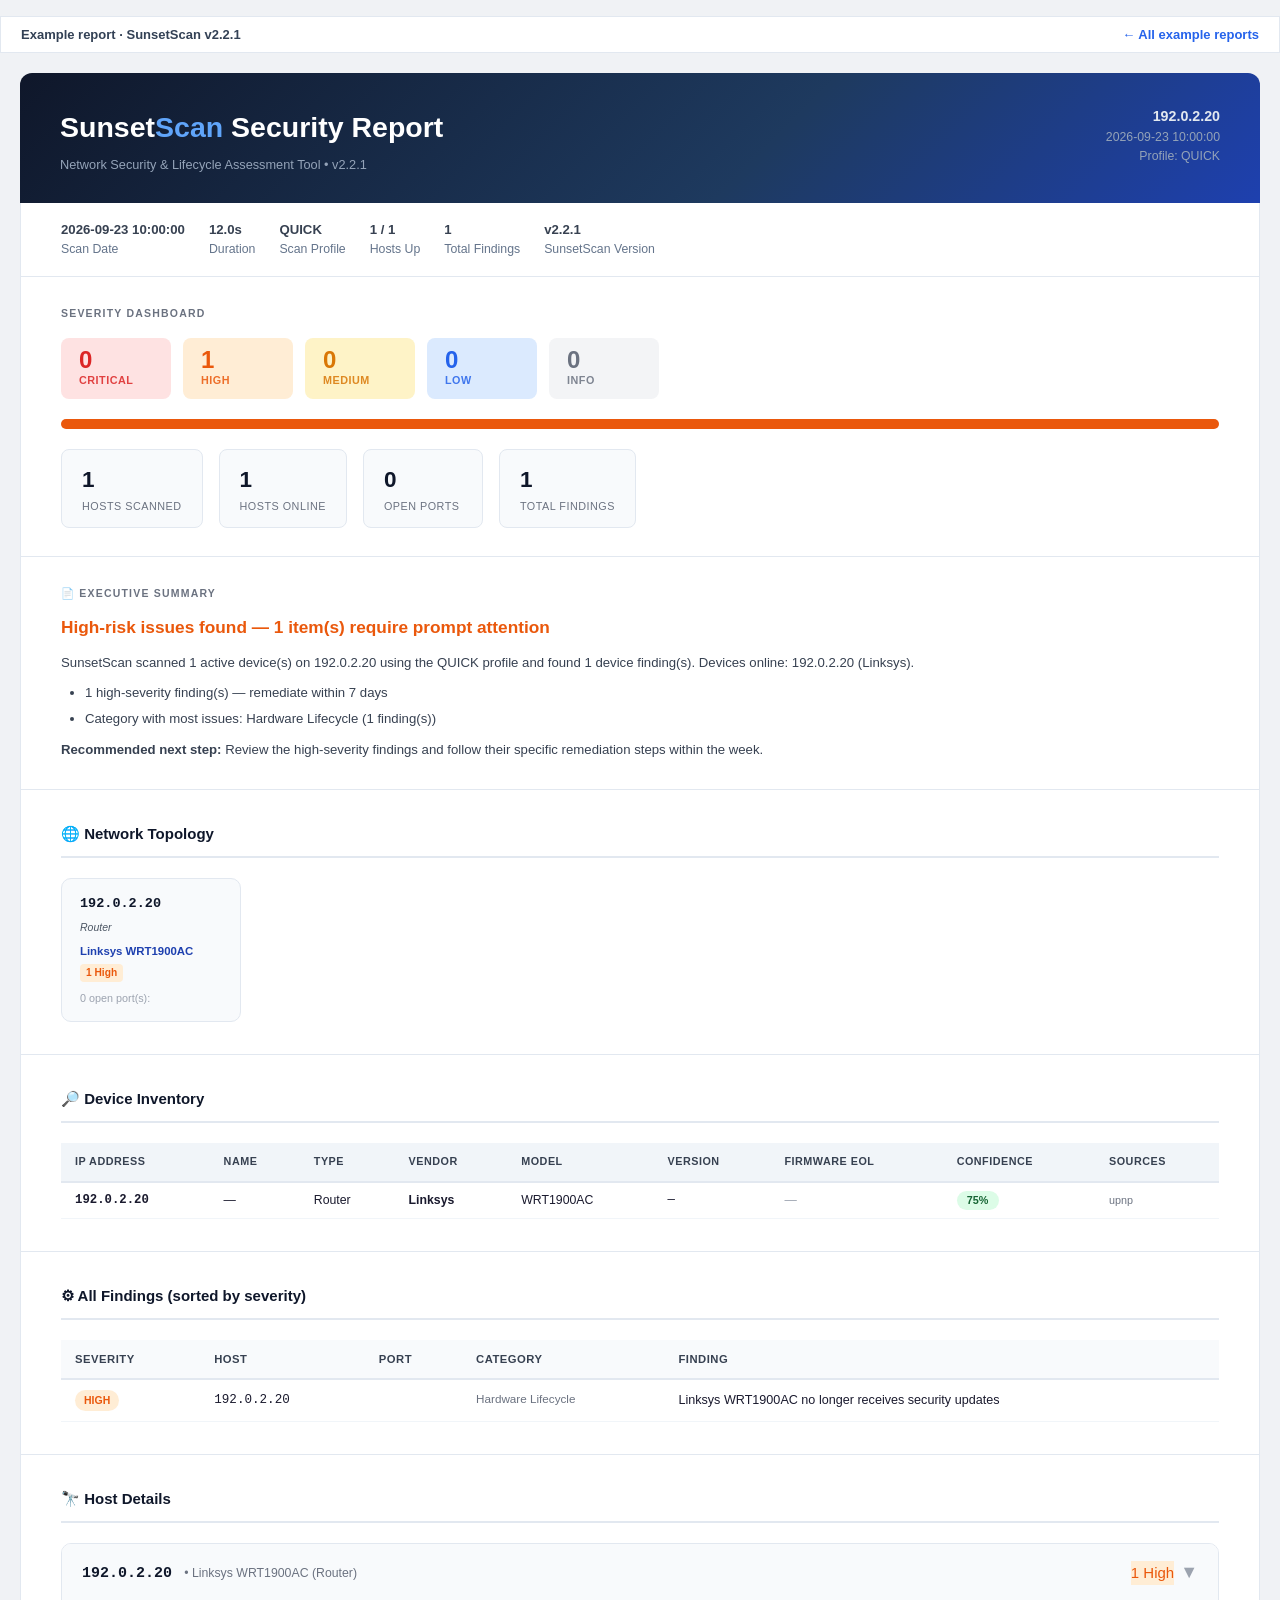
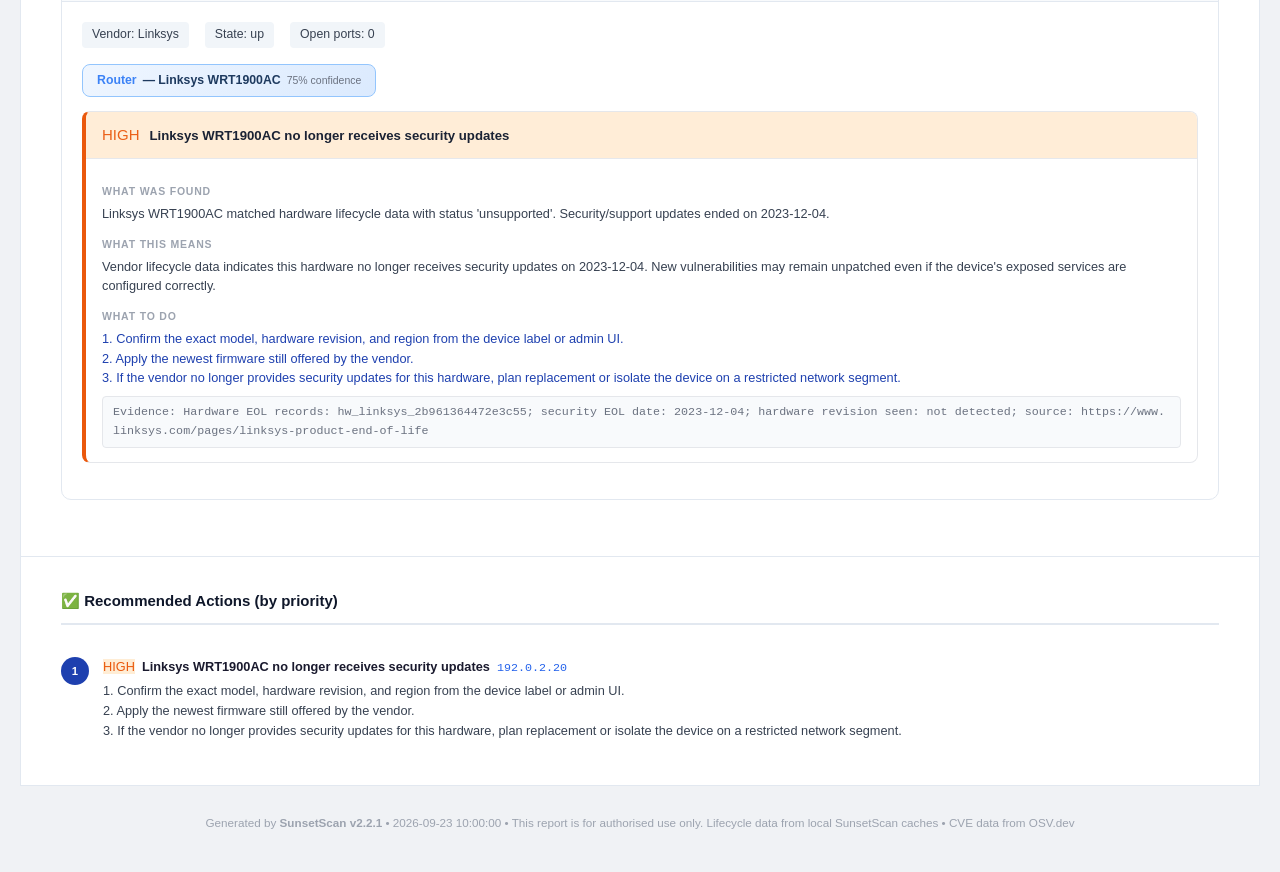
<file: example-cisco-switch.html>
<!doctype html>
<html lang="en">
<head>
  <meta charset="utf-8">
  <meta name="viewport" content="width=device-width, initial-scale=1">
  <meta http-equiv="refresh" content="0;url=example-linksys-router.html">
  <meta name="robots" content="noindex">
  <link rel="canonical" href="https://www.sunsetscan.com/example-linksys-router.html">
  <title>Example report moved — SunsetScan</title>
</head>
<body>
  <p>This report has moved to the <a href="example-linksys-router.html">Linksys WRT1900AC example</a>.</p>
</body>
</html>
</file>
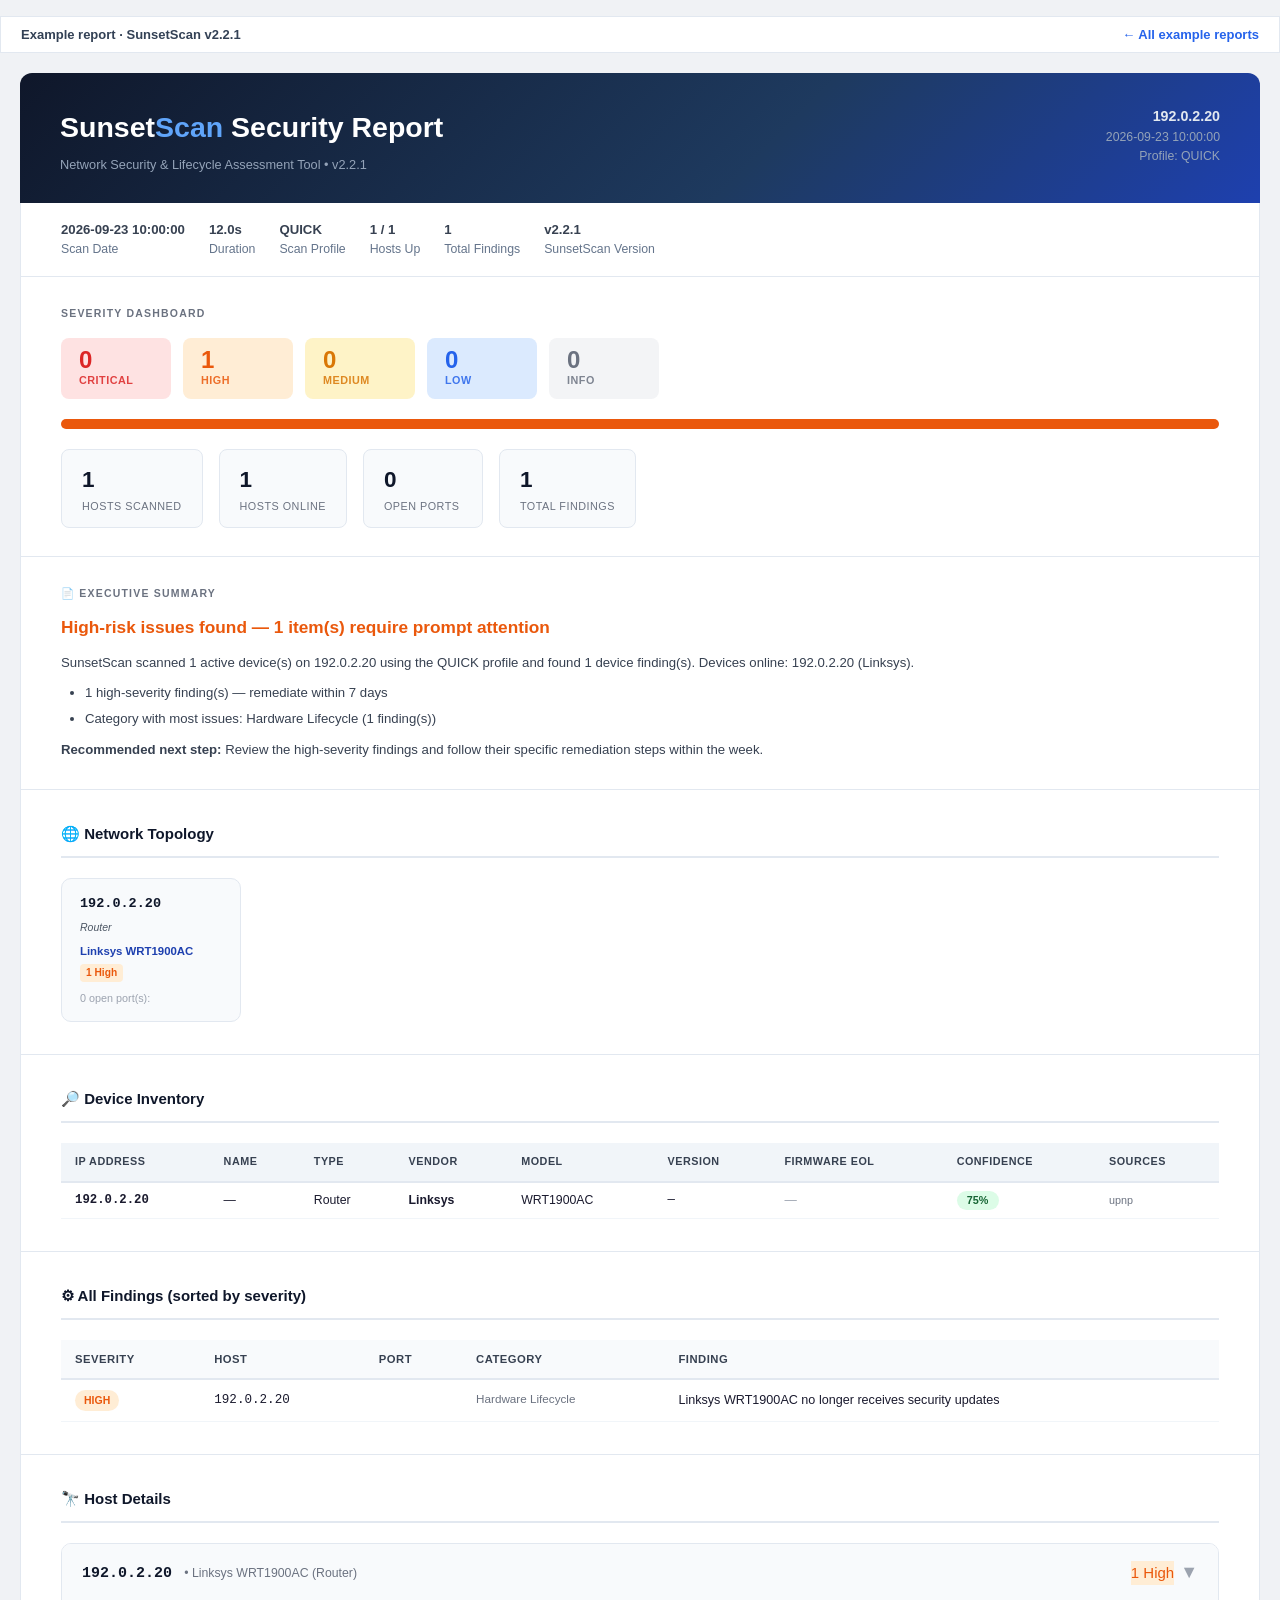
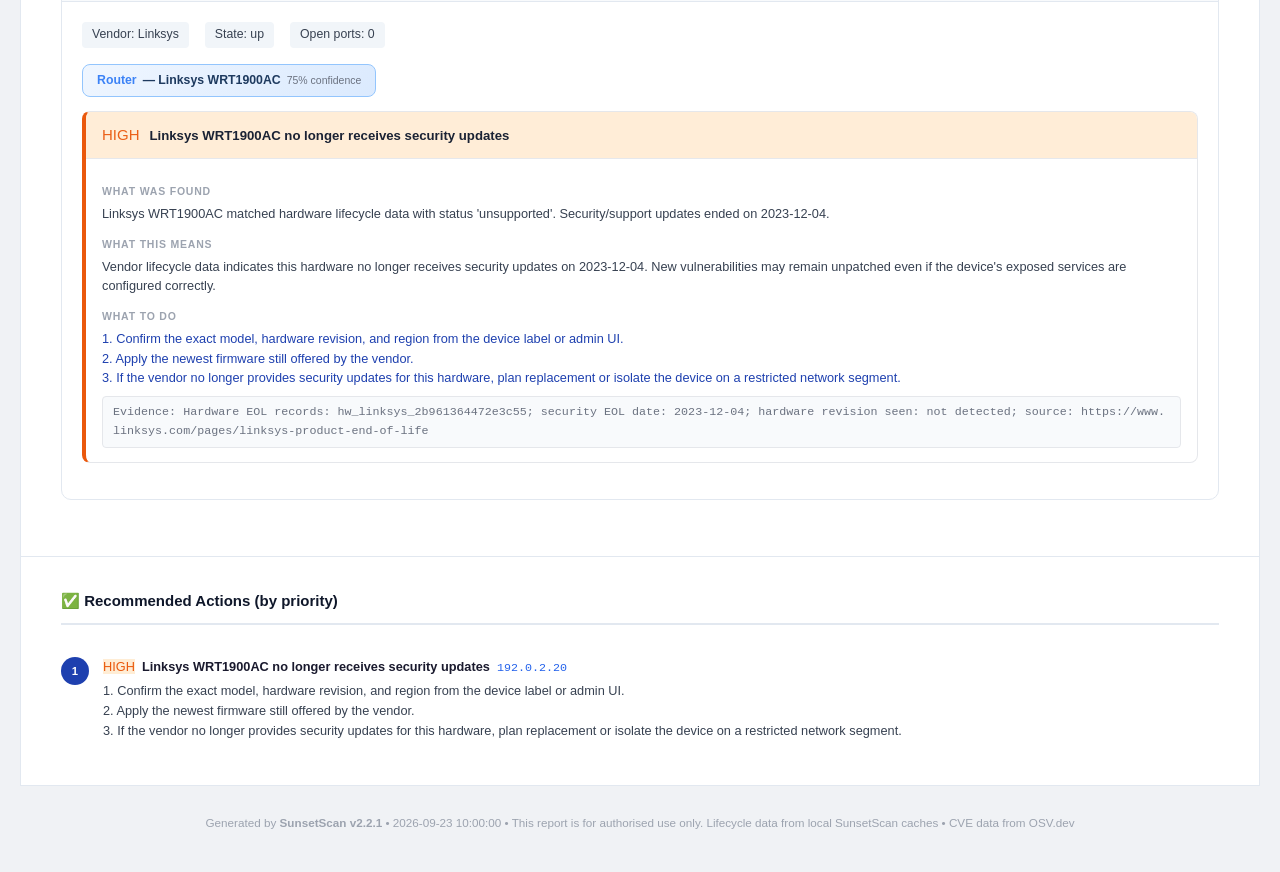
<file: example-linksys-router.html>
<!DOCTYPE html>
<html lang="en">
<head>
<meta charset="UTF-8">
<meta name="viewport" content="width=device-width, initial-scale=1.0">
<title>SunsetScan Security Report — 192.0.2.20</title>
<style>
  /* ===== RESET & BASE ===== */
  *, *::before, *::after { box-sizing: border-box; margin: 0; padding: 0; }
  html { font-size: 15px; }
  body {
    font-family: -apple-system, BlinkMacSystemFont, 'Segoe UI', Roboto, Oxygen, Ubuntu, sans-serif;
    line-height: 1.6; color: #1a1a2e; background: #f0f2f5;
    overflow-x: hidden;
  }
  a { color: #2563eb; text-decoration: none; }
  a:hover { text-decoration: underline; }

  /* ===== LAYOUT ===== */
  .page { width: 100%; max-width: 1300px; margin: 0 auto; padding: 20px; }

  /* ===== HEADER ===== */
  .report-header {
    background: linear-gradient(135deg, #0f172a 0%, #1e3a5f 60%, #1e40af 100%);
    color: #fff; border-radius: 12px 12px 0 0; padding: 32px 40px 28px;
    display: flex; justify-content: space-between; align-items: flex-start;
    flex-wrap: wrap; gap: 16px;
  }
  .report-header > div { min-width: 0; }
  .report-header h1 { font-size: 1.9rem; font-weight: 700; letter-spacing: 0; overflow-wrap: anywhere; }
  .report-header h1 span { color: #60a5fa; }
  .report-header .subtitle { font-size: 0.85rem; color: #94a3b8; margin-top: 4px; }
  .report-meta-right { text-align: right; font-size: 0.82rem; color: #94a3b8; }
  .report-meta-right strong { color: #e2e8f0; font-size: 0.95rem; display: block; }

  /* ===== METADATA BAR ===== */
  .meta-bar {
    background: #fff; border-left: 1px solid #e2e8f0; border-right: 1px solid #e2e8f0;
    border-bottom: 1px solid #e2e8f0; padding: 16px 40px;
    display: flex; flex-wrap: wrap; gap: 24px; font-size: 0.82rem; color: #64748b;
  }
  .meta-item { min-width: 0; }
  .meta-item strong { display: block; color: #374151; font-size: 0.88rem; overflow-wrap: anywhere; }

  /* ===== DASHBOARD ===== */
  .dashboard {
    background: #fff; border-radius: 0; border: 1px solid #e2e8f0;
    border-top: none; padding: 28px 40px;
  }
  .dashboard-title {
    font-size: 0.7rem; font-weight: 700; letter-spacing: 1.2px;
    text-transform: uppercase; color: #6b7280; margin-bottom: 16px;
  }
  .severity-badges { display: flex; flex-wrap: wrap; gap: 12px; margin-bottom: 20px; }
  .badge {
    display: flex; align-items: center; gap: 8px;
    padding: 10px 18px; border-radius: 8px;
    font-weight: 700; font-size: 1rem; min-width: 110px;
  }
  .badge .count { font-size: 1.6rem; line-height: 1; }
  .badge .label { font-size: 0.72rem; text-transform: uppercase; letter-spacing: 0.5px; opacity: 0.85; }
  .badge.critical { background: #fee2e2; color: #dc2626; }
  .badge.high     { background: #ffedd5; color: #ea580c; }
  .badge.medium   { background: #fef3c7; color: #d97706; }
  .badge.low      { background: #dbeafe; color: #2563eb; }
  .badge.info     { background: #f3f4f6; color: #6b7280; }

  /* Severity bar */
  .severity-bar { display: flex; height: 10px; border-radius: 5px; overflow: hidden; background: #e5e7eb; }
  .severity-bar .seg-critical { background: #dc2626; }
  .severity-bar .seg-high     { background: #ea580c; }
  .severity-bar .seg-medium   { background: #d97706; }
  .severity-bar .seg-low      { background: #2563eb; }
  .severity-bar .seg-info     { background: #9ca3af; }

  /* Stats row */
  .stats-row { display: flex; flex-wrap: wrap; gap: 16px; margin-top: 20px; }
  .stat-card {
    background: #f8fafc; border: 1px solid #e2e8f0; border-radius: 8px;
    padding: 12px 20px; min-width: 120px;
  }
  .stat-card .stat-num { font-size: 1.5rem; font-weight: 700; color: #0f172a; }
  .stat-card .stat-lbl { font-size: 0.72rem; color: #6b7280; text-transform: uppercase; letter-spacing: 0.5px; }

  /* ===== SECTION CARDS ===== */
  .section {
    background: #fff; border: 1px solid #e2e8f0; border-top: none;
    padding: 32px 40px;
  }
  .section:last-of-type { border-radius: 0 0 12px 12px; }
  .section-title {
    font-size: 1rem; font-weight: 700; color: #0f172a; margin-bottom: 20px;
    padding-bottom: 10px; border-bottom: 2px solid #e2e8f0;
    display: flex; align-items: center; gap: 8px;
  }

  /* ===== FINDINGS SUMMARY TABLE ===== */
  .findings-table { width: 100%; border-collapse: collapse; font-size: 0.84rem; }
  .findings-table th {
    background: #f8fafc; color: #374151; font-weight: 600; font-size: 0.75rem;
    text-transform: uppercase; letter-spacing: 0.5px; padding: 10px 14px;
    border-bottom: 2px solid #e2e8f0; text-align: left; white-space: nowrap;
  }
  .findings-table td { padding: 10px 14px; border-bottom: 1px solid #f1f5f9; vertical-align: top; }
  .findings-table tr:hover td { background: #f8fafc; cursor: pointer; }
  .findings-table .sev-badge {
    display: inline-block; padding: 2px 9px; border-radius: 12px;
    font-size: 0.7rem; font-weight: 700; text-transform: uppercase; white-space: nowrap;
  }

  /* ===== HOST SECTIONS ===== */
  .host-section { margin-bottom: 24px; border: 1px solid #e2e8f0; border-radius: 10px; overflow: hidden; }
  .host-header {
    padding: 14px 20px; cursor: pointer; user-select: none;
    display: flex; justify-content: space-between; align-items: center; flex-wrap: wrap; gap: 8px;
    background: #f8fafc; border-bottom: 1px solid #e2e8f0;
  }
  .host-header:hover { background: #f1f5f9; }
  .host-header .host-ip { font-size: 1rem; font-weight: 700; color: #0f172a; font-family: monospace; }
  .host-header .host-name { font-size: 0.82rem; color: #6b7280; margin-left: 8px; }
  .host-header .host-badges { display: flex; gap: 6px; align-items: center; flex-wrap: wrap; }
  .host-header .toggle { color: #9ca3af; font-size: 1.2rem; transition: transform 0.2s; }
  .host-body { padding: 20px; }
  .host-meta { display: flex; flex-wrap: wrap; gap: 16px; margin-bottom: 16px; font-size: 0.82rem; color: #374151; }
  .host-meta span { background: #f1f5f9; border-radius: 4px; padding: 3px 10px; }

  /* ===== FINDING CARDS ===== */
  .finding-card {
    border: 1px solid #e5e7eb; border-radius: 8px; margin-bottom: 14px; overflow: hidden;
  }
  .finding-card-header {
    display: flex; align-items: center; gap: 10px; padding: 11px 16px;
    border-bottom: 1px solid #e5e7eb; background: #fafafa;
  }
  .finding-card-body { padding: 14px 16px; font-size: 0.85rem; }
  .finding-title { font-weight: 600; color: #0f172a; font-size: 0.88rem; }
  .finding-port { font-size: 0.75rem; color: #6b7280; font-family: monospace; margin-left: auto; }

  .finding-section-lbl {
    font-size: 0.7rem; font-weight: 700; text-transform: uppercase; letter-spacing: 0.8px;
    color: #9ca3af; margin-top: 10px; margin-bottom: 4px;
  }
  .finding-text { color: #374151; line-height: 1.55; }
  .finding-reco { color: #1e40af; line-height: 1.55; white-space: pre-line; }
  .finding-evidence {
    font-family: monospace; font-size: 0.78rem; color: #6b7280;
    background: #f8fafc; border-radius: 4px; padding: 6px 10px; margin-top: 8px;
    word-break: break-all; border: 1px solid #e5e7eb;
  }
  .cve-tag {
    display: inline-block; background: #fee2e2; color: #dc2626;
    border-radius: 4px; padding: 1px 7px; font-size: 0.72rem; font-weight: 600;
    font-family: monospace; margin-right: 4px; margin-top: 4px;
  }
  .cvss-tag {
    display: inline-block; border-radius: 4px; padding: 1px 7px;
    font-size: 0.72rem; font-weight: 700; margin-right: 4px;
  }

  /* ===== OPEN PORTS TABLE ===== */
  .ports-table { width: 100%; border-collapse: collapse; font-size: 0.82rem; margin-top: 16px; }
  .ports-table th {
    background: #f1f5f9; color: #374151; font-weight: 600; font-size: 0.73rem;
    text-transform: uppercase; letter-spacing: 0.5px; padding: 7px 12px;
    border-bottom: 1px solid #e2e8f0; text-align: left;
  }
  .ports-table td { padding: 7px 12px; border-bottom: 1px solid #f1f5f9; font-family: monospace; }
  .ports-table tr:last-child td { border-bottom: none; }

  /* ===== RECOMMENDATIONS ===== */
  .reco-list { counter-reset: reco-counter; list-style: none; }
  .reco-list li {
    display: flex; gap: 14px; align-items: flex-start;
    padding: 12px 0; border-bottom: 1px solid #f1f5f9;
    font-size: 0.85rem;
  }
  .reco-list li:last-child { border-bottom: none; }
  .reco-num {
    counter-increment: reco-counter; min-width: 28px; height: 28px;
    background: #1e40af; color: #fff; border-radius: 50%;
    display: flex; align-items: center; justify-content: center;
    font-size: 0.75rem; font-weight: 700; flex-shrink: 0;
  }
  .reco-item-host { font-family: monospace; color: #2563eb; font-size: 0.78rem; }

  /* ===== FOOTER ===== */
  .report-footer {
    text-align: center; padding: 20px; font-size: 0.78rem; color: #9ca3af;
    margin-top: 8px;
  }

  /* ===== SEVERITY COLOUR HELPERS ===== */
  .sev-critical { background: #fee2e2; color: #dc2626; }
  .sev-high     { background: #ffedd5; color: #ea580c; }
  .sev-medium   { background: #fef3c7; color: #d97706; }
  .sev-low      { background: #dbeafe; color: #2563eb; }
  .sev-info     { background: #f3f4f6; color: #6b7280; }

  .border-critical { border-left: 4px solid #dc2626 !important; }
  .border-high     { border-left: 4px solid #ea580c !important; }
  .border-medium   { border-left: 4px solid #d97706 !important; }
  .border-low      { border-left: 4px solid #2563eb !important; }
  .border-info     { border-left: 4px solid #9ca3af !important; }

  /* ===== EOL STATUS ===== */
  .eol-critical { color: #dc2626; font-weight: 600; }
  .eol-warning  { color: #d97706; font-weight: 600; }
  .eol-ok       { color: #059669; }
  .eol-unknown  { color: #9ca3af; }

  /* ===== EXECUTIVE SUMMARY ===== */
  .exec-summary {
    background: #fff; border: 1px solid #e2e8f0; border-top: none; padding: 28px 40px;
  }
  .exec-summary-title {
    font-size: 0.7rem; font-weight: 700; letter-spacing: 1.2px;
    text-transform: uppercase; color: #6b7280; margin-bottom: 12px;
  }
  .exec-summary-headline {
    font-size: 1.15rem; font-weight: 700; color: #0f172a; margin-bottom: 10px;
    overflow-wrap: anywhere;
  }
  .exec-summary-body { font-size: 0.88rem; color: #374151; line-height: 1.7; overflow-wrap: anywhere; }
  .exec-summary-body ul { margin: 8px 0 8px 24px; }
  .exec-summary-body li { margin-bottom: 4px; }

  /* ===== RISK SCORES ===== */
  .risk-row { display: flex; flex-wrap: wrap; gap: 12px; margin-top: 16px; }
  .risk-card {
    display: flex; align-items: center; gap: 14px;
    background: #f8fafc; border: 1px solid #e2e8f0; border-radius: 10px;
    padding: 12px 18px; min-width: 200px;
  }
  .risk-score-circle {
    width: 52px; height: 52px; border-radius: 50%;
    display: flex; align-items: center; justify-content: center;
    font-size: 1.1rem; font-weight: 800; color: #fff; flex-shrink: 0;
  }
  .risk-card .risk-ip { font-family: monospace; font-weight: 700; font-size: 0.9rem; color: #0f172a; }
  .risk-card > div:last-child { min-width: 0; }
  .risk-card .risk-label { font-size: 0.74rem; color: #6b7280; margin-top: 2px; overflow-wrap: anywhere; }

  /* ===== CONFIDENCE BADGES ===== */
  .confidence-confirmed   { background: #d1fae5; color: #065f46; }
  .confidence-likely      { background: #dbeafe; color: #1e40af; }
  .confidence-suspected   { background: #fef3c7; color: #92400e; }
  .confidence-unconfirmed { background: #f3f4f6; color: #6b7280; }

  /* ===== DIFF SECTION ===== */
  .diff-section { background: #f8fafc; border: 1px solid #e2e8f0; border-radius: 8px; padding: 16px 20px; margin-bottom: 16px; }
  .diff-added   { color: #059669; }
  .diff-removed { color: #dc2626; }
  .diff-changed { color: #d97706; }

  /* ===== FIXED ISSUES (GREEN) ===== */
  .fixed-section {
    background: #f0fdf4; border: 1px solid #bbf7d0; border-radius: 8px;
    padding: 16px 20px; margin-top: 16px;
  }
  .fixed-title { color: #166534; font-weight: 700; font-size: 0.85rem; margin-bottom: 8px; }
  .fixed-item { color: #15803d; font-size: 0.82rem; padding: 2px 0; }

  /* ===== NETWORK TOPOLOGY ===== */
  .topology-grid { display: flex; flex-wrap: wrap; gap: 16px; margin-top: 12px; }
  .topo-device {
    background: #f8fafc; border: 1px solid #e2e8f0; border-radius: 10px;
    padding: 14px 18px; min-width: 180px; max-width: 240px;
    display: flex; flex-direction: column; gap: 4px;
  }
  .topo-device.gateway { border-color: #3b82f6; background: #eff6ff; }
  .topo-device-ip { font-family: monospace; font-weight: 700; font-size: 0.9rem; color: #0f172a; }
  .topo-device-name { font-size: 0.78rem; color: #6b7280; }
  .topo-device-ports { font-size: 0.72rem; color: #9ca3af; margin-top: 4px; overflow-wrap: anywhere; }
  .topo-device-badge { font-size: 0.68rem; font-weight: 700; padding: 1px 6px; border-radius: 4px; width: fit-content; }
  .topo-device-id { font-size: 0.76rem; color: #1e40af; font-weight: 600; margin-top: 2px; }
  .topo-device-id-type { font-size: 0.7rem; color: #4b5563; font-style: italic; }

  /* ===== DEVICE IDENTITY ===== */
  .device-id-badge {
    display: inline-flex; align-items: center; gap: 6px;
    background: linear-gradient(135deg, #eff6ff 0%, #dbeafe 100%);
    border: 1px solid #93c5fd; border-radius: 8px;
    padding: 6px 14px; font-size: 0.82rem; color: #1e3a5f; font-weight: 600;
  }
  .device-id-badge .did-type { color: #3b82f6; font-weight: 700; }
  .device-id-badge .did-conf { font-size: 0.7rem; color: #6b7280; font-weight: 400; }

  /* ===== DEVICE INVENTORY TABLE ===== */
  .inventory-table { width: 100%; border-collapse: collapse; font-size: 0.82rem; }
  .inventory-table th {
    background: #f1f5f9; color: #374151; font-weight: 700;
    text-align: left; padding: 10px 14px; border-bottom: 2px solid #e2e8f0;
    font-size: 0.72rem; text-transform: uppercase; letter-spacing: 0.5px;
  }
  .inventory-table td { padding: 8px 14px; border-bottom: 1px solid #f1f5f9; }
  .inventory-table tr:hover { background: #f8fafc; }
  .inventory-conf {
    display: inline-block; min-width: 42px; text-align: center;
    padding: 1px 8px; border-radius: 10px; font-size: 0.72rem; font-weight: 600;
  }
  .conf-high { background: #dcfce7; color: #166534; }
  .conf-med  { background: #fef3c7; color: #92400e; }
  .conf-low  { background: #f3f4f6; color: #6b7280; }

  .empty-state {
    color: #6b7280;
    font-size: 0.88rem;
    background: #f8fafc;
    border: 1px solid #e2e8f0;
    border-radius: 8px;
    padding: 14px 16px;
  }

  /* ===== POSTURE COLORS ===== */
  .posture-critical { color: #dc2626; }
  .posture-high     { color: #ea580c; }
  .posture-medium   { color: #d97706; }
  .posture-low      { color: #2563eb; }
  .posture-clean    { color: #059669; }

  /* ===== PRINT ===== */
  @media print {
    body { background: #fff; }
    .page { padding: 0; }
    .host-body { display: block !important; }
    .toggle { display: none; }
    .report-header { border-radius: 0; }
  }

  @media (max-width: 700px) {
    html { font-size: 14px; }
    .page { max-width: none; padding: 0; }
    .report-header, .meta-bar, .dashboard, .exec-summary, .section {
      width: 100%; max-width: 100%; overflow-x: hidden;
    }
    .report-header {
      border-radius: 0; padding: 24px 20px;
      flex-direction: column; align-items: flex-start;
    }
    .report-header h1 { font-size: 1.5rem; line-height: 1.25; }
    .report-meta-right { text-align: left; }
    .meta-bar, .dashboard, .exec-summary, .section { padding: 18px 20px; }
    .meta-bar {
      display: grid;
      grid-template-columns: repeat(2, minmax(0, 1fr));
      gap: 14px 18px;
    }
    .severity-badges, .stats-row {
      display: grid;
      grid-template-columns: minmax(0, 1fr);
    }
    .severity-badges, .stats-row, .risk-row, .topology-grid,
    .exec-summary-headline, .exec-summary-body, .empty-state {
      width: calc(100vw - 80px);
      max-width: 100%;
    }
    .badge, .stat-card { min-width: 0; padding-left: 14px; padding-right: 14px; }
    .risk-row, .topology-grid {
      display: grid;
      grid-template-columns: minmax(0, 1fr);
    }
    .risk-card, .topo-device {
      width: calc(100vw - 80px);
      min-width: 0;
      max-width: 100%;
    }
    .exec-summary-body p, .exec-summary-body li, .section-title {
      width: calc(100vw - 80px);
      max-width: 100%;
      overflow-wrap: anywhere;
    }
    .host-header { align-items: flex-start; }
    .host-header .host-name { display: block; margin-left: 0; margin-top: 2px; }
    .finding-card-header { flex-wrap: wrap; align-items: flex-start; }
    .finding-title { min-width: 0; overflow-wrap: anywhere; }
    .finding-port { margin-left: 0; }
    .reco-list li { gap: 10px; }
  }
</style>
<style>.example-site-banner{max-width:1300px;margin:16px auto 0;padding:10px 20px;display:flex;justify-content:space-between;gap:16px;flex-wrap:wrap;background:#fff;border:1px solid #e2e8f0;color:#334155;font:600 13px -apple-system,BlinkMacSystemFont,"Segoe UI",sans-serif}.example-site-banner a{color:#2563eb}</style>
<meta name="description" content="SunsetScan v2.2.1 example report: Linksys WRT1900AC hardware lifecycle finding.">
<link rel="canonical" href="https://www.sunsetscan.com/example-linksys-router.html">
</head>
<body>
<div class="example-site-banner"><strong>Example report · SunsetScan v2.2.1</strong><a href="/#sample">← All example reports</a></div>

<div class="page">

  <!-- ====== HEADER ====== -->
  <div class="report-header">
    <div>
      <h1>Sunset<span>Scan</span> Security Report</h1>
      <div class="subtitle">Network Security &amp; Lifecycle Assessment Tool &bull; v2.2.1</div>
    </div>
    <div class="report-meta-right">
      <strong>192.0.2.20</strong>
      2026-09-23 10:00:00<br>
      Profile: QUICK
    </div>
  </div>

  <!-- ====== METADATA BAR ====== -->
  <div class="meta-bar">
    <div class="meta-item"><strong>2026-09-23 10:00:00</strong>Scan Date</div>
    <div class="meta-item"><strong>12.0s</strong>Duration</div>
    <div class="meta-item"><strong>QUICK</strong>Scan Profile</div>
    <div class="meta-item"><strong>1 / 1</strong>Hosts Up</div>
    <div class="meta-item"><strong>1</strong>Total Findings</div>
    <div class="meta-item"><strong>v2.2.1</strong>SunsetScan Version</div>
  </div>

  <!-- ====== DASHBOARD ====== -->
  <div class="dashboard">
    <div class="dashboard-title">Severity Dashboard</div>

    <div class="severity-badges">
      <div class="badge critical">
        <div><div class="count">0</div><div class="label">Critical</div></div>
      </div>
      <div class="badge high">
        <div><div class="count">1</div><div class="label">High</div></div>
      </div>
      <div class="badge medium">
        <div><div class="count">0</div><div class="label">Medium</div></div>
      </div>
      <div class="badge low">
        <div><div class="count">0</div><div class="label">Low</div></div>
      </div>
      <div class="badge info">
        <div><div class="count">0</div><div class="label">Info</div></div>
      </div>
    </div>



    <div class="severity-bar">

          <div class="seg-high"     style="width:100.0%"></div>



    </div>


    <div class="stats-row">
      <div class="stat-card"><div class="stat-num">1</div><div class="stat-lbl">Hosts Scanned</div></div>
      <div class="stat-card"><div class="stat-num">1</div><div class="stat-lbl">Hosts Online</div></div>
      <div class="stat-card"><div class="stat-num">0</div><div class="stat-lbl">Open Ports</div></div>
      <div class="stat-card"><div class="stat-num">1</div><div class="stat-lbl">Total Findings</div></div>
    </div>
  </div>

  <!-- ====== EXECUTIVE SUMMARY ====== -->
  <div class="exec-summary">
    <div class="exec-summary-title">&#128196; Executive Summary</div>

    <div class="exec-summary-headline posture-high">
      High-risk issues found — 1 item(s) require prompt attention
    </div>
    <div class="exec-summary-body">
      <p>SunsetScan scanned 1 active device(s) on 192.0.2.20 using the QUICK profile and found 1 device finding(s). Devices online: 192.0.2.20 (Linksys).</p>

      <ul>

        <li>1 high-severity finding(s) — remediate within 7 days</li>

        <li>Category with most issues: Hardware Lifecycle (1 finding(s))</li>

      </ul>


      <p style="margin-top:8px;"><strong>Recommended next step:</strong> Review the high-severity findings and follow their specific remediation steps within the week.</p>

    </div>








  </div>

  <!-- ====== NETWORK TOPOLOGY ====== -->
  <div class="section">
    <div class="section-title">&#127760; Network Topology</div>





    <div class="topology-grid">



      <div class="topo-device ">
        <div class="topo-device-ip">192.0.2.20</div>


        <div class="topo-device-id-type">Router</div>
        <div class="topo-device-id">Linksys WRT1900AC</div>







          <div class="topo-device-badge sev-high">1 High</div>


        <div class="topo-device-ports">0 open port(s): </div>
      </div>


    </div>

  </div>

  <!-- ====== DEVICE INVENTORY ====== -->
  <div class="section">
    <div class="section-title">&#128270; Device Inventory</div>

    <div style="overflow-x:auto;">
      <table class="inventory-table">
        <thead>
          <tr>
            <th>IP Address</th>
            <th>Name</th>
            <th>Type</th>
            <th>Vendor</th>
            <th>Model</th>
            <th>Version</th>
            <th>Firmware EOL</th>
            <th>Confidence</th>
            <th>Sources</th>
          </tr>
        </thead>
        <tbody>


          <tr onclick="scrollToHost('192.0.2.20')" style="cursor:pointer;" title="Click to go to host section">
            <td style="font-family:monospace; font-weight:600;">192.0.2.20</td>
            <td>—</td>
            <td>Router</td>
            <td style="font-weight:600;">Linksys</td>
            <td>WRT1900AC</td>
            <td style="font-family:monospace;">—</td>
            <td>


                <span style="color:#9ca3af;">—</span>

            </td>
            <td>

              <span class="inventory-conf conf-high">75%</span>
            </td>
            <td style="font-size:0.72rem; color:#6b7280;">upnp</td>
          </tr>

        </tbody>
      </table>
    </div>

  </div>

  <!-- ====== FINDINGS SUMMARY TABLE ====== -->

  <div class="section">
    <div class="section-title">&#9881; All Findings (sorted by severity)</div>
    <div style="overflow-x:auto;">
      <table class="findings-table" id="findings-table">
        <thead>
          <tr>
            <th>Severity</th>
            <th>Host</th>
            <th>Port</th>
            <th>Category</th>
            <th>Finding</th>
          </tr>
        </thead>
        <tbody>

          <tr onclick="scrollToHost('192.0.2.20')" title="Click to go to host section">
            <td><span class="sev-badge sev-high">HIGH</span></td>
            <td style="font-family:monospace; white-space:nowrap;">192.0.2.20</td>
            <td style="font-family:monospace; white-space:nowrap;"></td>
            <td style="white-space:nowrap; font-size:0.78rem; color:#6b7280;">Hardware Lifecycle</td>
            <td>Linksys WRT1900AC no longer receives security updates</td>
          </tr>

        </tbody>
      </table>
    </div>
  </div>


  <!-- ====== HOST SECTIONS ====== -->
  <div class="section">
    <div class="section-title">&#128301; Host Details</div>






    <div class="host-section" id="host-192-0-2-20">

      <!-- Host header (clickable to collapse) -->
      <div class="host-header" onclick="toggleHost('192-0-2-20')">
        <div>
          <span class="host-ip">192.0.2.20</span>



          <span class="host-name">&bull; Linksys WRT1900AC (Router)</span>

        </div>
        <div class="host-badges">


              <span class="sev-badge sev-high">1 High</span>




          <span class="toggle" id="toggle-192-0-2-20">&#9660;</span>
        </div>
      </div>

      <!-- Host body -->
      <div class="host-body" id="body-192-0-2-20">

        <!-- Host metadata -->
        <div class="host-meta">

          <span>Vendor: Linksys</span>

          <span>State: up</span>
          <span>Open ports: 0</span>
        </div>


        <div style="margin-bottom: 14px;">
          <div class="device-id-badge">
            <span class="did-type">Router</span> &mdash;
            Linksys WRT1900AC

            <span class="did-conf">75% confidence</span>
          </div>
        </div>


        <!-- Findings for this host -->

        <div style="margin-bottom:16px;">

          <div class="finding-card border-high">
            <div class="finding-card-header sev-high" style="opacity:0.95;">
              <span class="sev-badge sev-high">HIGH</span>
              <span class="finding-title">Linksys WRT1900AC no longer receives security updates</span>


            </div>
            <div class="finding-card-body">
              <div class="finding-section-lbl">What was found</div>
              <div class="finding-text">Linksys WRT1900AC matched hardware lifecycle data with status &#39;unsupported&#39;. Security/support updates ended on 2023-12-04.</div>

              <div class="finding-section-lbl" style="margin-top:12px;">What this means</div>
              <div class="finding-text">Vendor lifecycle data indicates this hardware no longer receives security updates on 2023-12-04. New vulnerabilities may remain unpatched even if the device&#39;s exposed services are configured correctly.</div>

              <div class="finding-section-lbl" style="margin-top:12px;">What to do</div>
              <div class="finding-reco">1. Confirm the exact model, hardware revision, and region from the device label or admin UI.
2. Apply the newest firmware still offered by the vendor.
3. If the vendor no longer provides security updates for this hardware, plan replacement or isolate the device on a restricted network segment.</div>


              <div class="finding-evidence">Evidence: Hardware EOL records: hw_linksys_2b961364472e3c55; security EOL date: 2023-12-04; hardware revision seen: not detected; source: https://www.linksys.com/pages/linksys-product-end-of-life</div>



            </div>
          </div>

        </div>


        <!-- Open ports table -->


      </div><!-- /host-body -->
    </div><!-- /host-section -->

  </div>

  <!-- ====== RECOMMENDATIONS ====== -->


  <div class="section">
    <div class="section-title">&#9989; Recommended Actions (by priority)</div>
    <ul class="reco-list">

      <li>
        <div class="reco-num">1</div>
        <div>
          <div style="margin-bottom:4px;">
            <span class="sev-badge sev-high">HIGH</span>
            &nbsp;<strong>Linksys WRT1900AC no longer receives security updates</strong>
            &nbsp;<span class="reco-item-host">192.0.2.20</span>
          </div>
          <div class="finding-reco" style="color:#374151;">1. Confirm the exact model, hardware revision, and region from the device label or admin UI.
2. Apply the newest firmware still offered by the vendor.
3. If the vendor no longer provides security updates for this hardware, plan replacement or isolate the device on a restricted network segment.</div>
        </div>
      </li>

    </ul>
  </div>


  <!-- ====== FOOTER ====== -->
  <div class="report-footer">
    Generated by <strong>SunsetScan v2.2.1</strong>
    &bull; 2026-09-23 10:00:00
    &bull; This report is for authorised use only.
    Lifecycle data from local SunsetScan caches &bull; CVE data from OSV.dev
  </div>

</div><!-- /page -->

<script>
  function toggleHost(id) {
    var body = document.getElementById('body-' + id);
    var toggle = document.getElementById('toggle-' + id);
    if (!body) return;
    if (body.style.display === 'none') {
      body.style.display = '';
      if (toggle) toggle.innerHTML = '&#9660;';
    } else {
      body.style.display = 'none';
      if (toggle) toggle.innerHTML = '&#9654;';
    }
  }

  function scrollToHost(ip) {
    var id = 'host-' + ip.replace(/\./g, '-');
    var el = document.getElementById(id);
    if (!el) return;
    // Expand if collapsed
    var body = document.getElementById('body-' + ip.replace(/\./g, '-'));
    if (body && body.style.display === 'none') toggleHost(ip.replace(/\./g, '-'));
    el.scrollIntoView({ behavior: 'smooth', block: 'start' });
  }

  // Auto-collapse INFO-only hosts on load to reduce visual noise
  document.addEventListener('DOMContentLoaded', function () {
    document.querySelectorAll('.host-section').forEach(function (section) {
      var badges = section.querySelectorAll('.sev-badge');
      var hasRisk = false;
      badges.forEach(function (b) {
        var t = b.textContent.trim().toLowerCase();
        if (t.includes('critical') || t.includes('high') || t.includes('medium')) hasRisk = true;
      });
      if (!hasRisk) {
        var id = section.id.replace('host-', '');
        var body = document.getElementById('body-' + id);
        var toggle = document.getElementById('toggle-' + id);
        if (body) body.style.display = 'none';
        if (toggle) toggle.innerHTML = '&#9654;';
      }
    });
  });
</script>
</body>
</html>
</file>
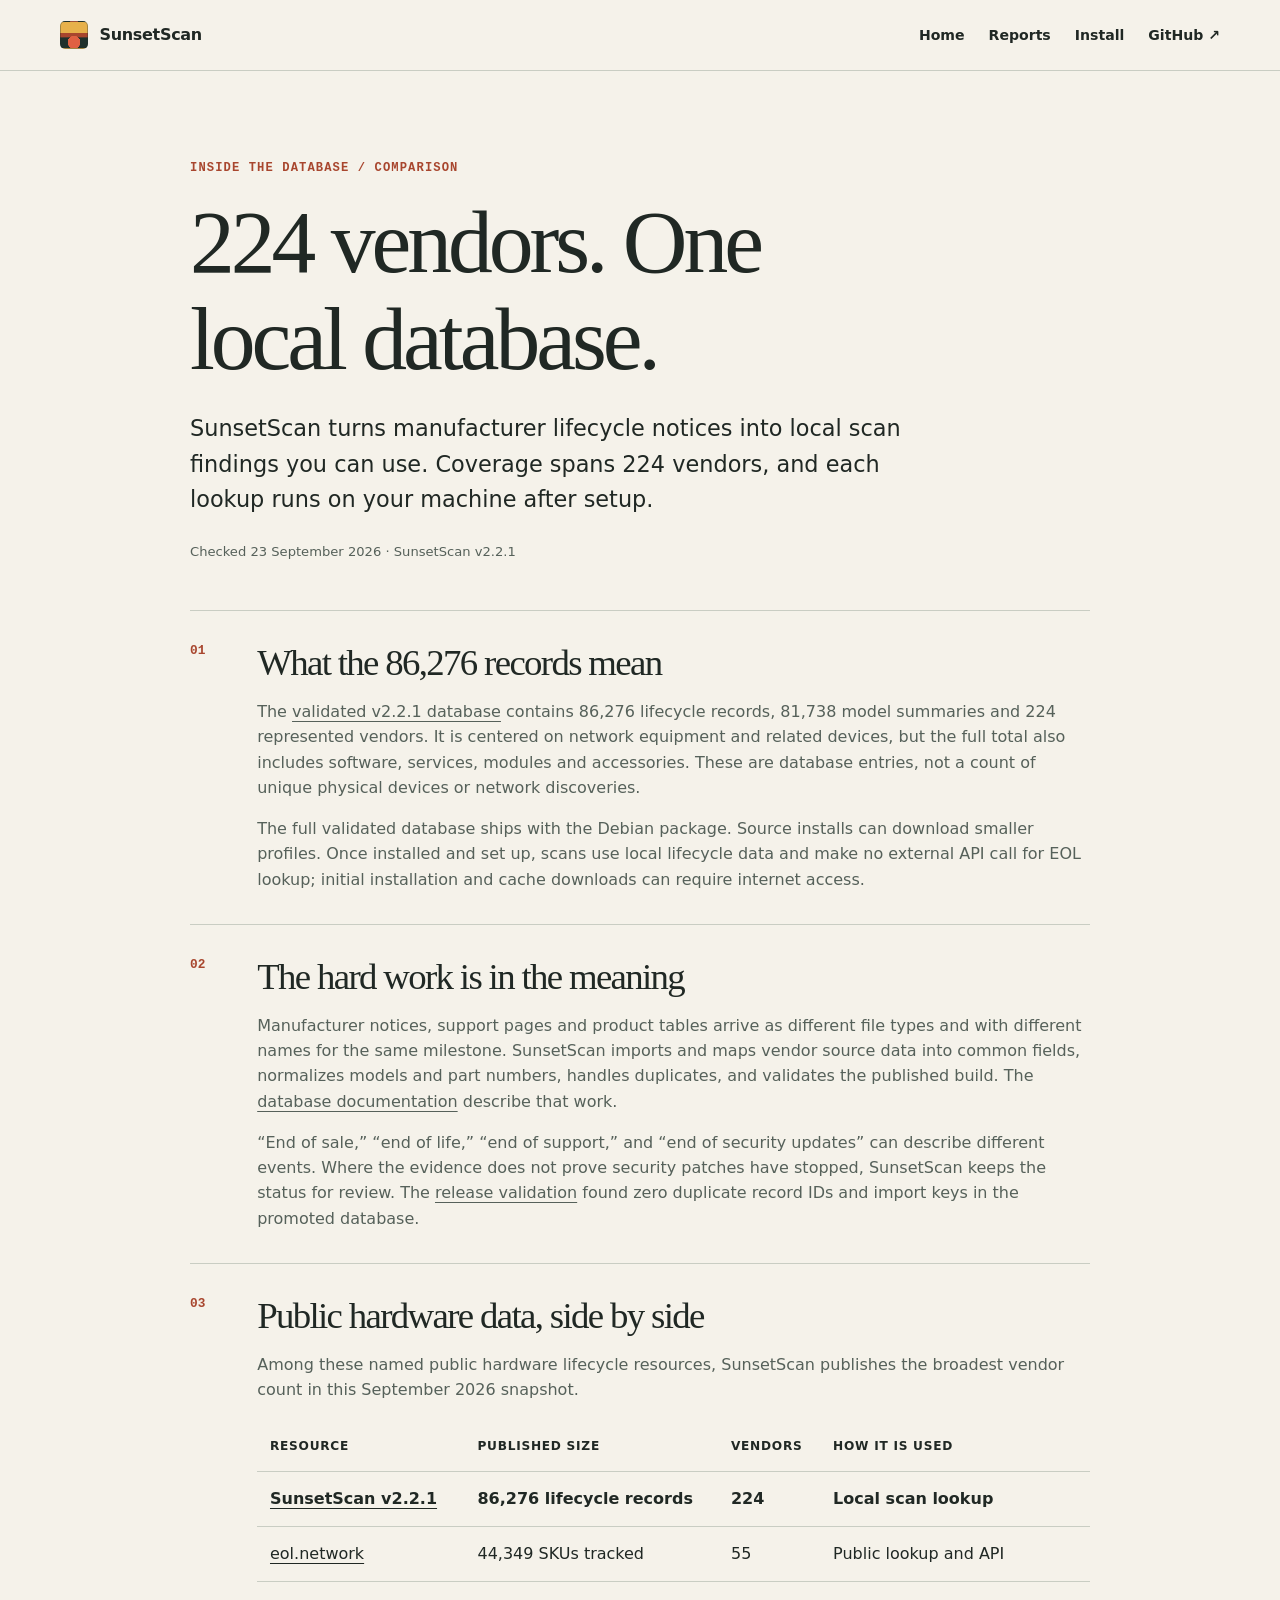
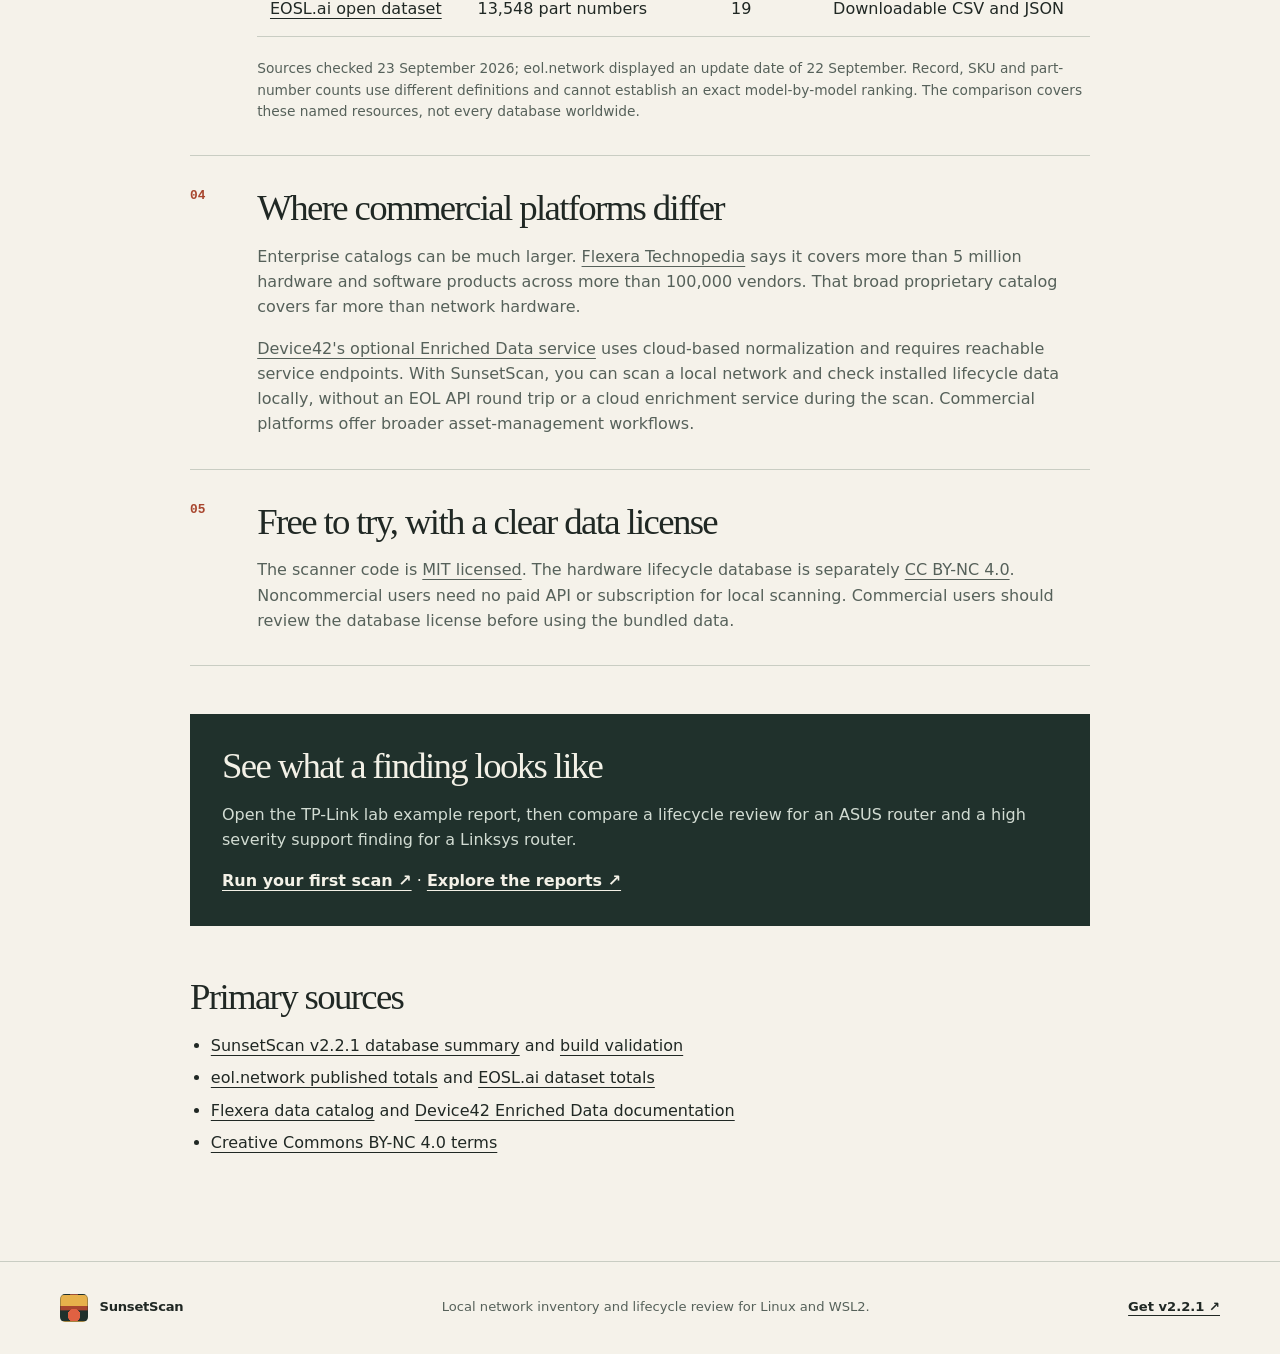
<file: hardware-eol-database.html>
<!doctype html>
<html lang="en">
<head>
<meta charset="utf-8"><meta name="viewport" content="width=device-width, initial-scale=1">
<title>Network hardware EOL database comparison — SunsetScan</title>
<meta name="description" content="See how SunsetScan's 86,276 lifecycle records across 224 vendors compare with public hardware datasets and commercial inventory tools. Learn how local lookups and cautious vendor interpretation work.">
<meta name="theme-color" content="#f5f2ea"><link rel="canonical" href="https://www.sunsetscan.com/hardware-eol-database.html"><link rel="icon" href="assets/favicon.svg" type="image/svg+xml"><link rel="stylesheet" href="styles.css">
<meta property="og:type" content="article"><meta property="og:title" content="224 vendors. One local lifecycle database."><meta property="og:description" content="A sourced comparison of SunsetScan, public hardware datasets and commercial lifecycle tools."><meta property="og:url" content="https://www.sunsetscan.com/hardware-eol-database.html"><meta property="og:image" content="https://www.sunsetscan.com/assets/site-preview.png"><meta name="twitter:card" content="summary_large_image">
</head>
<body><a class="skip-link" href="#main">Skip to content</a>
<header class="site-header"><div class="header-inner"><a class="brand" href="/"><span class="brand-mark" aria-hidden="true"></span>SunsetScan</a><nav class="guide-nav" aria-label="Page navigation"><a href="/">Home</a><a href="/#sample">Reports</a><a href="/#install">Install</a><a href="https://github.com/NoCoderRandom/sunsetscan">GitHub ↗</a></nav></div></header>
<main id="main"><article class="guide-page container">
<div class="guide-head"><p class="eyebrow">Inside the database / comparison</p><h1>224 vendors. One local database.</h1><p class="guide-lead">SunsetScan turns manufacturer lifecycle notices into local scan findings you can use. Coverage spans 224 vendors, and each lookup runs on your machine after setup.</p><p class="guide-date">Checked 23 September 2026 · SunsetScan v2.2.1</p></div>
<div class="guide-body">
<section><span class="guide-step">01</span><div><h2>What the 86,276 records mean</h2><p>The <a href="https://github.com/NoCoderRandom/sunsetscan/blob/v2.2.1/data/hardware_eol/sunsetscan_hardware_eol_summary.json">validated v2.2.1 database</a> contains 86,276 lifecycle records, 81,738 model summaries and 224 represented vendors. It is centered on network equipment and related devices, but the full total also includes software, services, modules and accessories. These are database entries, not a count of unique physical devices or network discoveries.</p><p>The full validated database ships with the Debian package. Source installs can download smaller profiles. Once installed and set up, scans use local lifecycle data and make no external API call for EOL lookup; initial installation and cache downloads can require internet access.</p></div></section>
<section><span class="guide-step">02</span><div><h2>The hard work is in the meaning</h2><p>Manufacturer notices, support pages and product tables arrive as different file types and with different names for the same milestone. SunsetScan imports and maps vendor source data into common fields, normalizes models and part numbers, handles duplicates, and validates the published build. The <a href="https://github.com/NoCoderRandom/sunsetscan/blob/v2.2.1/docs/sunsetscan_hardware_eol_database.md">database documentation</a> describe that work.</p><p>“End of sale,” “end of life,” “end of support,” and “end of security updates” can describe different events. Where the evidence does not prove security patches have stopped, SunsetScan keeps the status for review. The <a href="https://github.com/NoCoderRandom/sunsetscan/blob/v2.2.1/docs/releases/v2.2.0.md">release validation</a> found zero duplicate record IDs and import keys in the promoted database.</p></div></section>
<section><span class="guide-step">03</span><div><h2>Public hardware data, side by side</h2><p>Among these named public hardware lifecycle resources, SunsetScan publishes the broadest vendor count in this September 2026 snapshot.</p><div class="comparison-wrap"><table class="comparison-table"><thead><tr><th>Resource</th><th>Published size</th><th>Vendors</th><th>How it is used</th></tr></thead><tbody><tr><td><a href="https://github.com/NoCoderRandom/sunsetscan/blob/v2.2.1/data/hardware_eol/sunsetscan_hardware_eol_summary.json">SunsetScan v2.2.1</a></td><td>86,276 lifecycle records</td><td>224</td><td>Local scan lookup</td></tr><tr><td><a href="https://eol.network/">eol.network</a></td><td>44,349 SKUs tracked</td><td>55</td><td>Public lookup and API</td></tr><tr><td><a href="https://eosl.ai/dataset/">EOSL.ai open dataset</a></td><td>13,548 part numbers</td><td>19</td><td>Downloadable CSV and JSON</td></tr></tbody></table></div><p class="comparison-note">Sources checked 23 September 2026; eol.network displayed an update date of 22 September. Record, SKU and part-number counts use different definitions and cannot establish an exact model-by-model ranking. The comparison covers these named resources, not every database worldwide.</p></div></section>
<section><span class="guide-step">04</span><div><h2>Where commercial platforms differ</h2><p>Enterprise catalogs can be much larger. <a href="https://www.flexera.com/products/data-platform">Flexera Technopedia</a> says it covers more than 5 million hardware and software products across more than 100,000 vendors. That broad proprietary catalog covers far more than network hardware.</p><p><a href="https://docs.device42.com/auto-discovery/enriched-data/">Device42's optional Enriched Data service</a> uses cloud-based normalization and requires reachable service endpoints. With SunsetScan, you can scan a local network and check installed lifecycle data locally, without an EOL API round trip or a cloud enrichment service during the scan. Commercial platforms offer broader asset-management workflows.</p></div></section>
<section><span class="guide-step">05</span><div><h2>Free to try, with a clear data license</h2><p>The scanner code is <a href="https://github.com/NoCoderRandom/sunsetscan/blob/v2.2.1/LICENSE">MIT licensed</a>. The hardware lifecycle database is separately <a href="https://github.com/NoCoderRandom/sunsetscan/blob/v2.2.1/data/hardware_eol/LICENSE.md">CC BY-NC 4.0</a>. Noncommercial users need no paid API or subscription for local scanning. Commercial users should review the database license before using the bundled data.</p></div></section>
</div>
<aside class="guide-conclusion"><h2>See what a finding looks like</h2><p>Open the TP-Link lab example report, then compare a lifecycle review for an ASUS router and a high severity support finding for a Linksys router.</p><a href="/#install">Run your first scan ↗</a> · <a href="/#sample">Explore the reports ↗</a></aside>
<div class="guide-sources"><h2>Primary sources</h2><ul><li><a href="https://github.com/NoCoderRandom/sunsetscan/blob/v2.2.1/data/hardware_eol/sunsetscan_hardware_eol_summary.json">SunsetScan v2.2.1 database summary</a> and <a href="https://github.com/NoCoderRandom/sunsetscan/blob/v2.2.1/docs/releases/v2.2.0.md">build validation</a></li><li><a href="https://eol.network/">eol.network published totals</a> and <a href="https://eosl.ai/dataset/">EOSL.ai dataset totals</a></li><li><a href="https://www.flexera.com/products/data-platform">Flexera data catalog</a> and <a href="https://docs.device42.com/auto-discovery/enriched-data/">Device42 Enriched Data documentation</a></li><li><a href="https://creativecommons.org/licenses/by-nc/4.0/">Creative Commons BY-NC 4.0 terms</a></li></ul></div>
</article></main><footer class="site-footer"><div class="container footer-inner"><a class="brand" href="/"><span class="brand-mark" aria-hidden="true"></span>SunsetScan</a><p>Local network inventory and lifecycle review for Linux and WSL2.</p><a href="/#install">Get v2.2.1 ↗</a></div></footer></body></html>
</file>
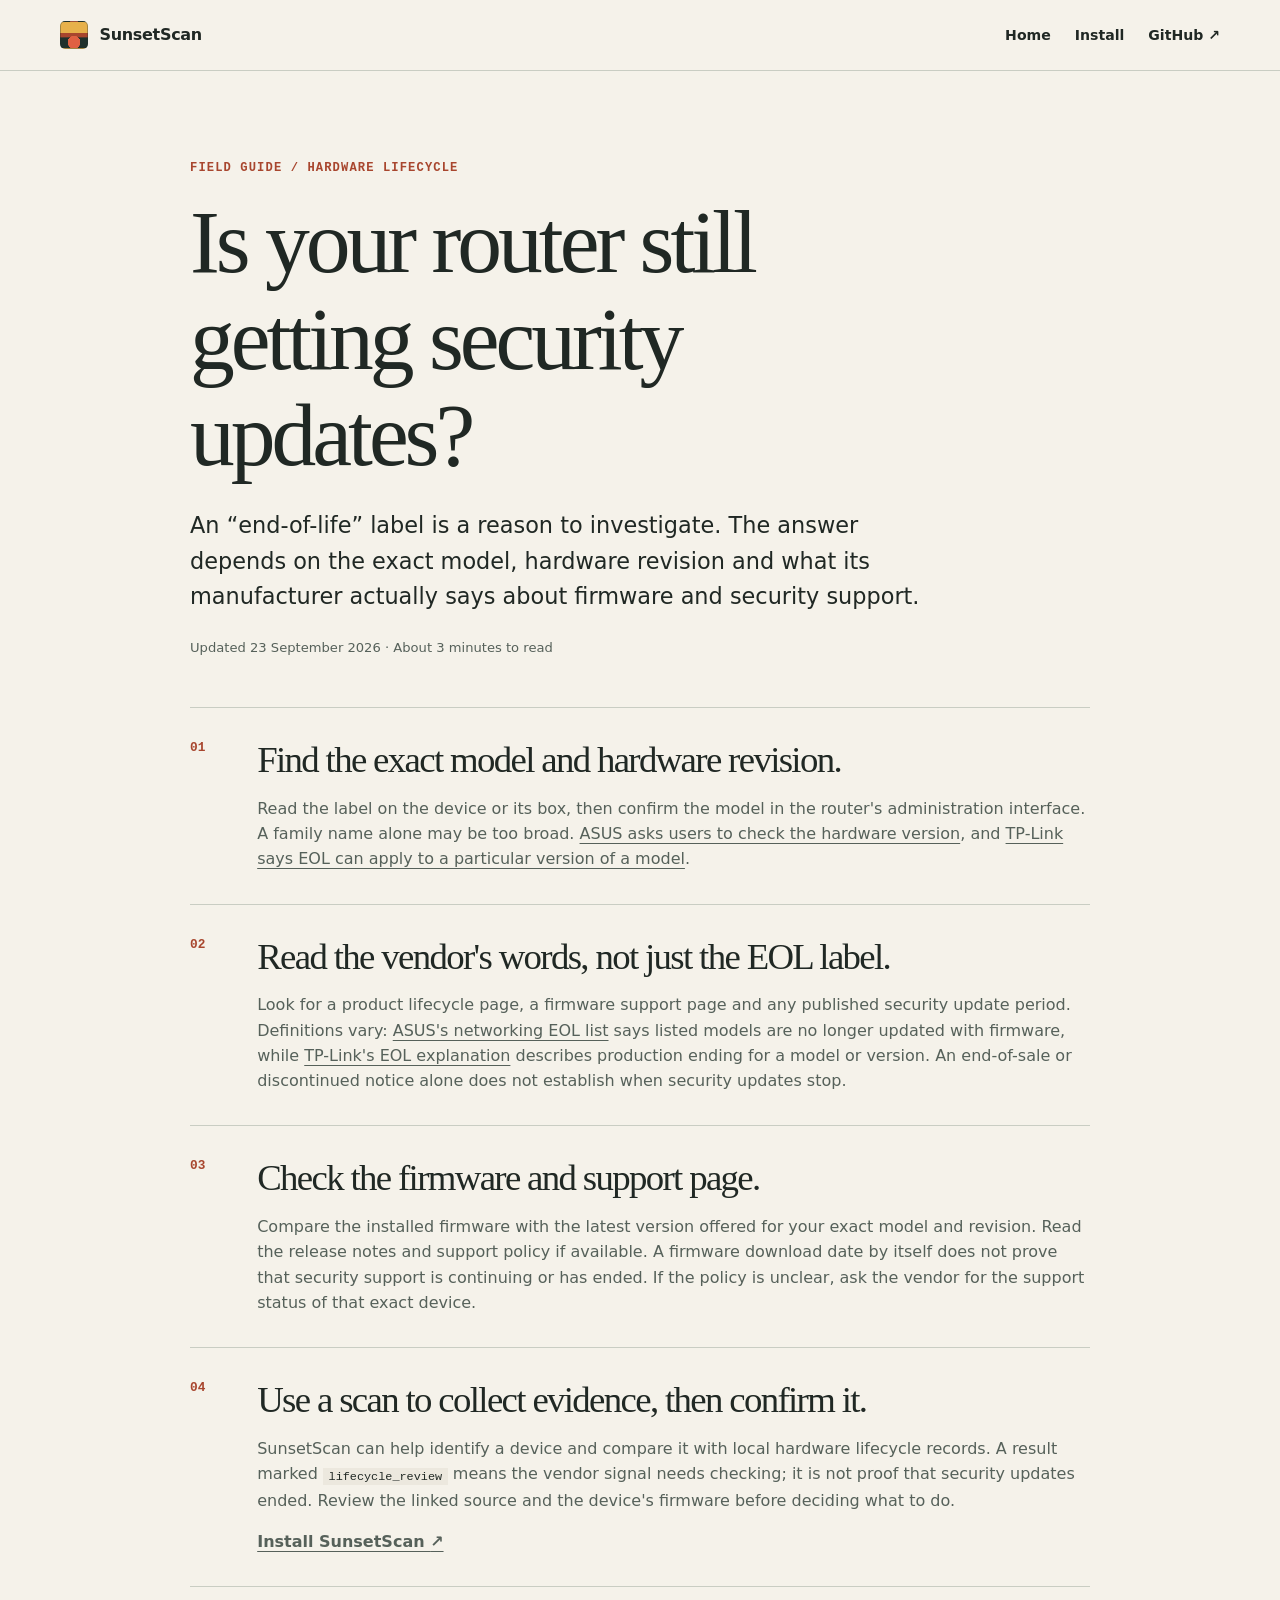
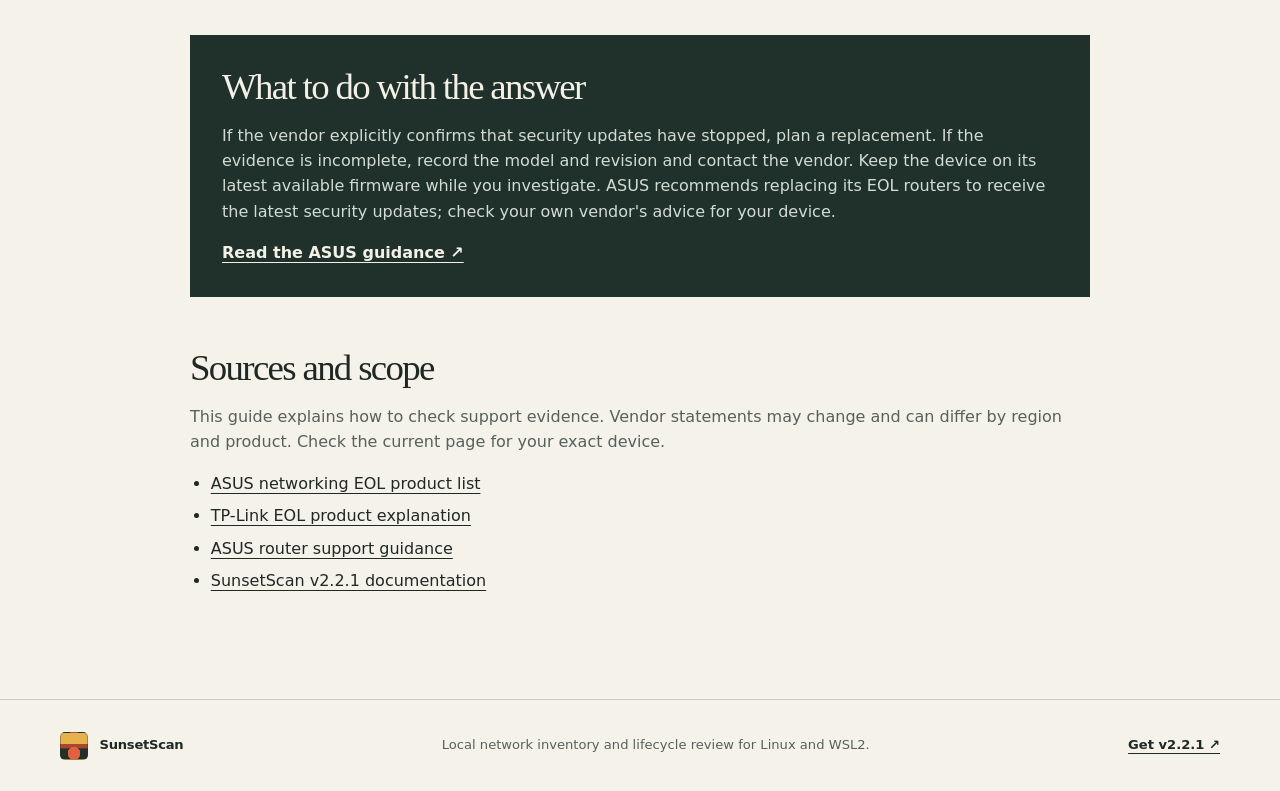
<file: router-security-updates.html>
<!doctype html>
<html lang="en">
  <head>
    <meta charset="utf-8">
    <meta name="viewport" content="width=device-width, initial-scale=1">
    <title>Is your router still getting security updates? — SunsetScan</title>
    <meta name="description" content="Check your router's exact model and hardware revision, read the vendor's lifecycle wording, and distinguish end of sale from the end of security updates.">
    <meta name="theme-color" content="#f5f2ea">
    <link rel="canonical" href="https://www.sunsetscan.com/router-security-updates.html">
    <link rel="icon" href="assets/favicon.svg" type="image/svg+xml">
    <link rel="stylesheet" href="styles.css">
    <meta property="og:type" content="article">
    <meta property="og:title" content="Is your router still getting security updates?">
    <meta property="og:description" content="A practical way to check model, hardware revision and vendor support evidence before deciding what to replace.">
    <meta property="og:url" content="https://www.sunsetscan.com/router-security-updates.html">
    <meta property="og:image" content="https://www.sunsetscan.com/assets/site-preview.png">
    <meta name="twitter:card" content="summary_large_image">
  </head>
  <body>
    <a class="skip-link" href="#main">Skip to content</a>
    <header class="site-header"><div class="header-inner"><a class="brand" href="/"><span class="brand-mark" aria-hidden="true"></span>SunsetScan</a><nav class="guide-nav" aria-label="Guide navigation"><a href="/">Home</a><a href="/#install">Install</a><a href="https://github.com/NoCoderRandom/sunsetscan">GitHub ↗</a></nav></div></header>
    <main id="main">
      <article class="guide-page container">
        <div class="guide-head">
          <p class="eyebrow">Field guide / hardware lifecycle</p>
          <h1>Is your router still getting security updates?</h1>
          <p class="guide-lead">An “end-of-life” label is a reason to investigate. The answer depends on the exact model, hardware revision and what its manufacturer actually says about firmware and security support.</p>
          <p class="guide-date">Updated 23 September 2026 · About 3 minutes to read</p>
        </div>
        <div class="guide-body">
          <section aria-labelledby="step-1"><span class="guide-step">01</span><div><h2 id="step-1">Find the exact model and hardware revision.</h2><p>Read the label on the device or its box, then confirm the model in the router's administration interface. A family name alone may be too broad. <a href="https://www.asus.com/event/network/eol-product/">ASUS asks users to check the hardware version</a>, and <a href="https://www.tp-link.com/us/support/faq/3562/">TP-Link says EOL can apply to a particular version of a model</a>.</p></div></section>
          <section aria-labelledby="step-2"><span class="guide-step">02</span><div><h2 id="step-2">Read the vendor's words, not just the EOL label.</h2><p>Look for a product lifecycle page, a firmware support page and any published security update period. Definitions vary: <a href="https://www.asus.com/event/network/eol-product/">ASUS's networking EOL list</a> says listed models are no longer updated with firmware, while <a href="https://www.tp-link.com/us/support/faq/3562/">TP-Link's EOL explanation</a> describes production ending for a model or version. An end-of-sale or discontinued notice alone does not establish when security updates stop.</p></div></section>
          <section aria-labelledby="step-3"><span class="guide-step">03</span><div><h2 id="step-3">Check the firmware and support page.</h2><p>Compare the installed firmware with the latest version offered for your exact model and revision. Read the release notes and support policy if available. A firmware download date by itself does not prove that security support is continuing or has ended. If the policy is unclear, ask the vendor for the support status of that exact device.</p></div></section>
          <section aria-labelledby="step-4"><span class="guide-step">04</span><div><h2 id="step-4">Use a scan to collect evidence, then confirm it.</h2><p>SunsetScan can help identify a device and compare it with local hardware lifecycle records. A result marked <code>lifecycle_review</code> means the vendor signal needs checking; it is not proof that security updates ended. Review the linked source and the device's firmware before deciding what to do.</p><p><a class="under-link" href="/#install">Install SunsetScan <span aria-hidden="true">↗</span></a></p></div></section>
        </div>
        <aside class="guide-conclusion"><h2>What to do with the answer</h2><p>If the vendor explicitly confirms that security updates have stopped, plan a replacement. If the evidence is incomplete, record the model and revision and contact the vendor. Keep the device on its latest available firmware while you investigate. ASUS recommends replacing its EOL routers to receive the latest security updates; check your own vendor's advice for your device.</p><a href="https://www.asus.com/support/faq/1057143/">Read the ASUS guidance ↗</a></aside>
        <div class="guide-sources"><h2>Sources and scope</h2><p>This guide explains how to check support evidence. Vendor statements may change and can differ by region and product. Check the current page for your exact device.</p><ul><li><a href="https://www.asus.com/event/network/eol-product/">ASUS networking EOL product list</a></li><li><a href="https://www.tp-link.com/us/support/faq/3562/">TP-Link EOL product explanation</a></li><li><a href="https://www.asus.com/support/faq/1057143/">ASUS router support guidance</a></li><li><a href="https://github.com/NoCoderRandom/sunsetscan/blob/v2.2.1/README.md">SunsetScan v2.2.1 documentation</a></li></ul></div>
      </article>
    </main>
    <footer class="site-footer"><div class="container footer-inner"><a class="brand" href="/"><span class="brand-mark" aria-hidden="true"></span>SunsetScan</a><p>Local network inventory and lifecycle review for Linux and WSL2.</p><a href="/#install">Get v2.2.1 ↗</a></div></footer>
  </body>
</html>
</file>
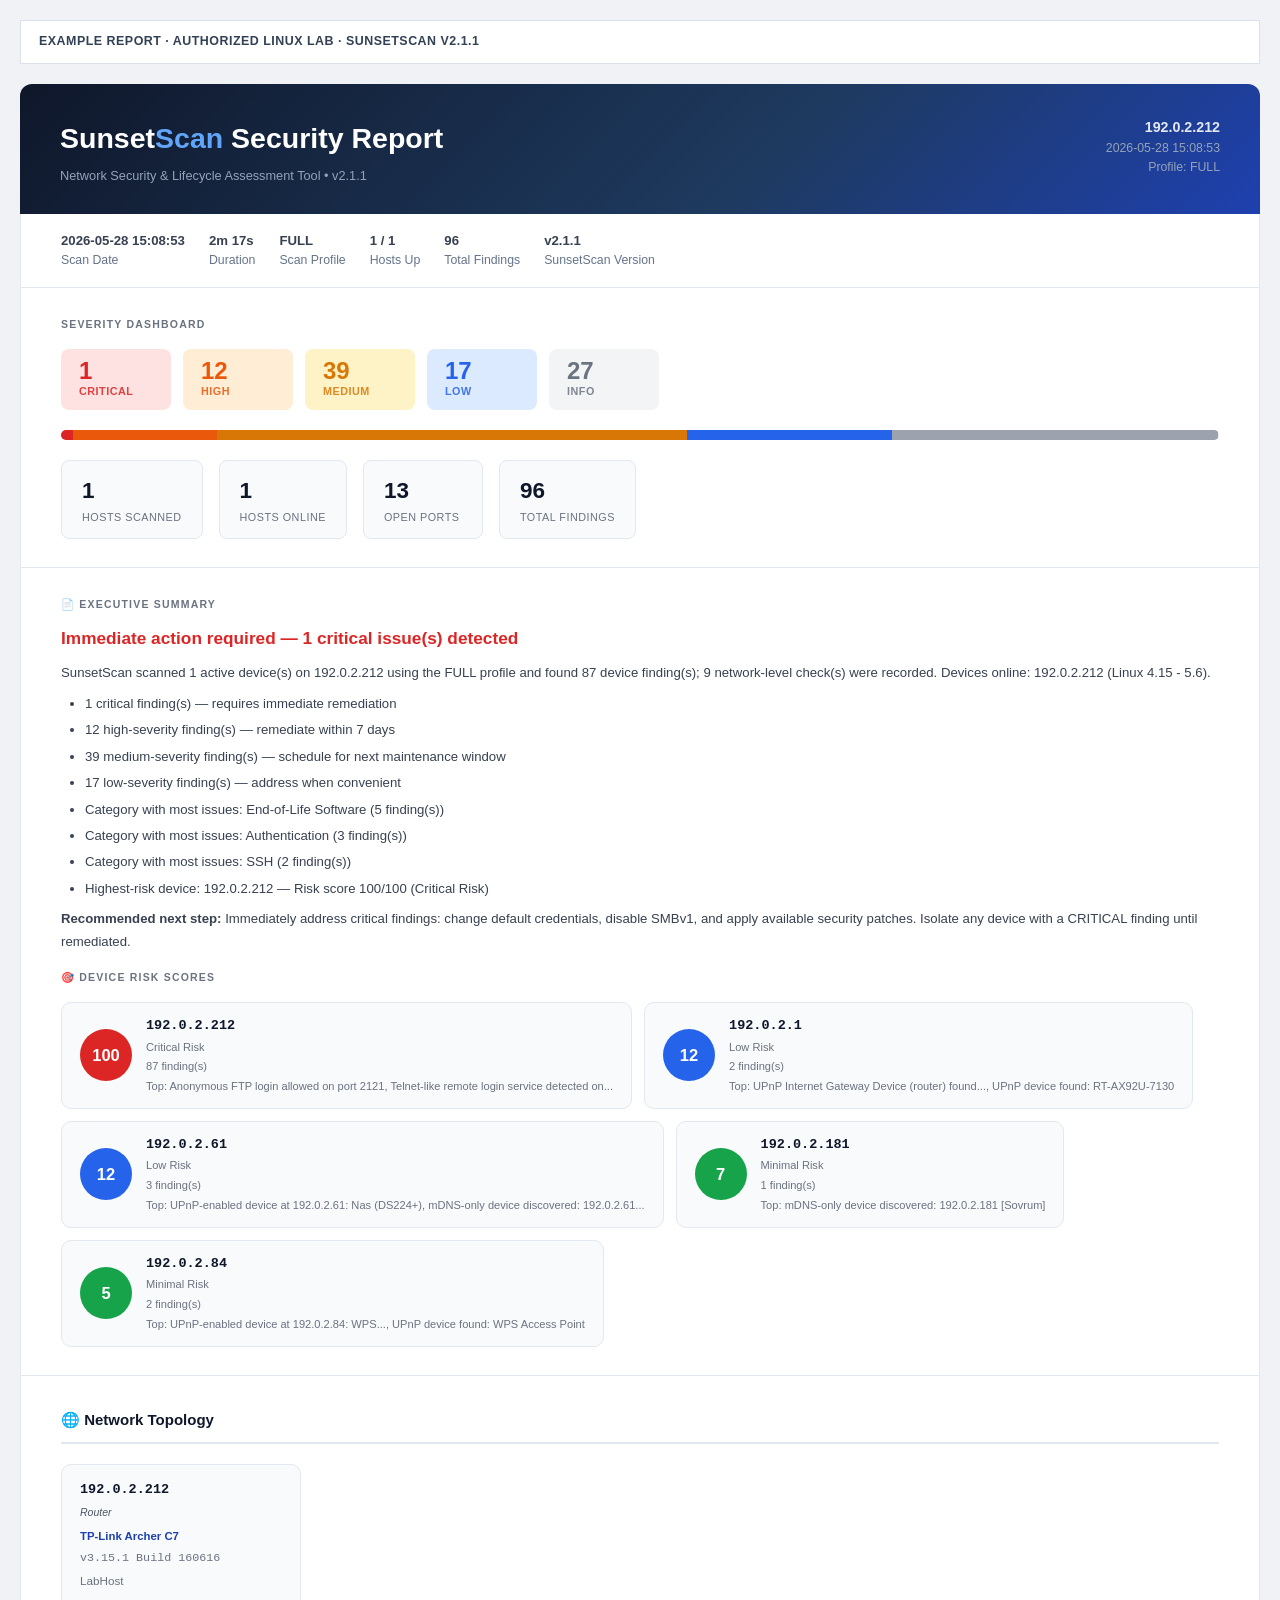
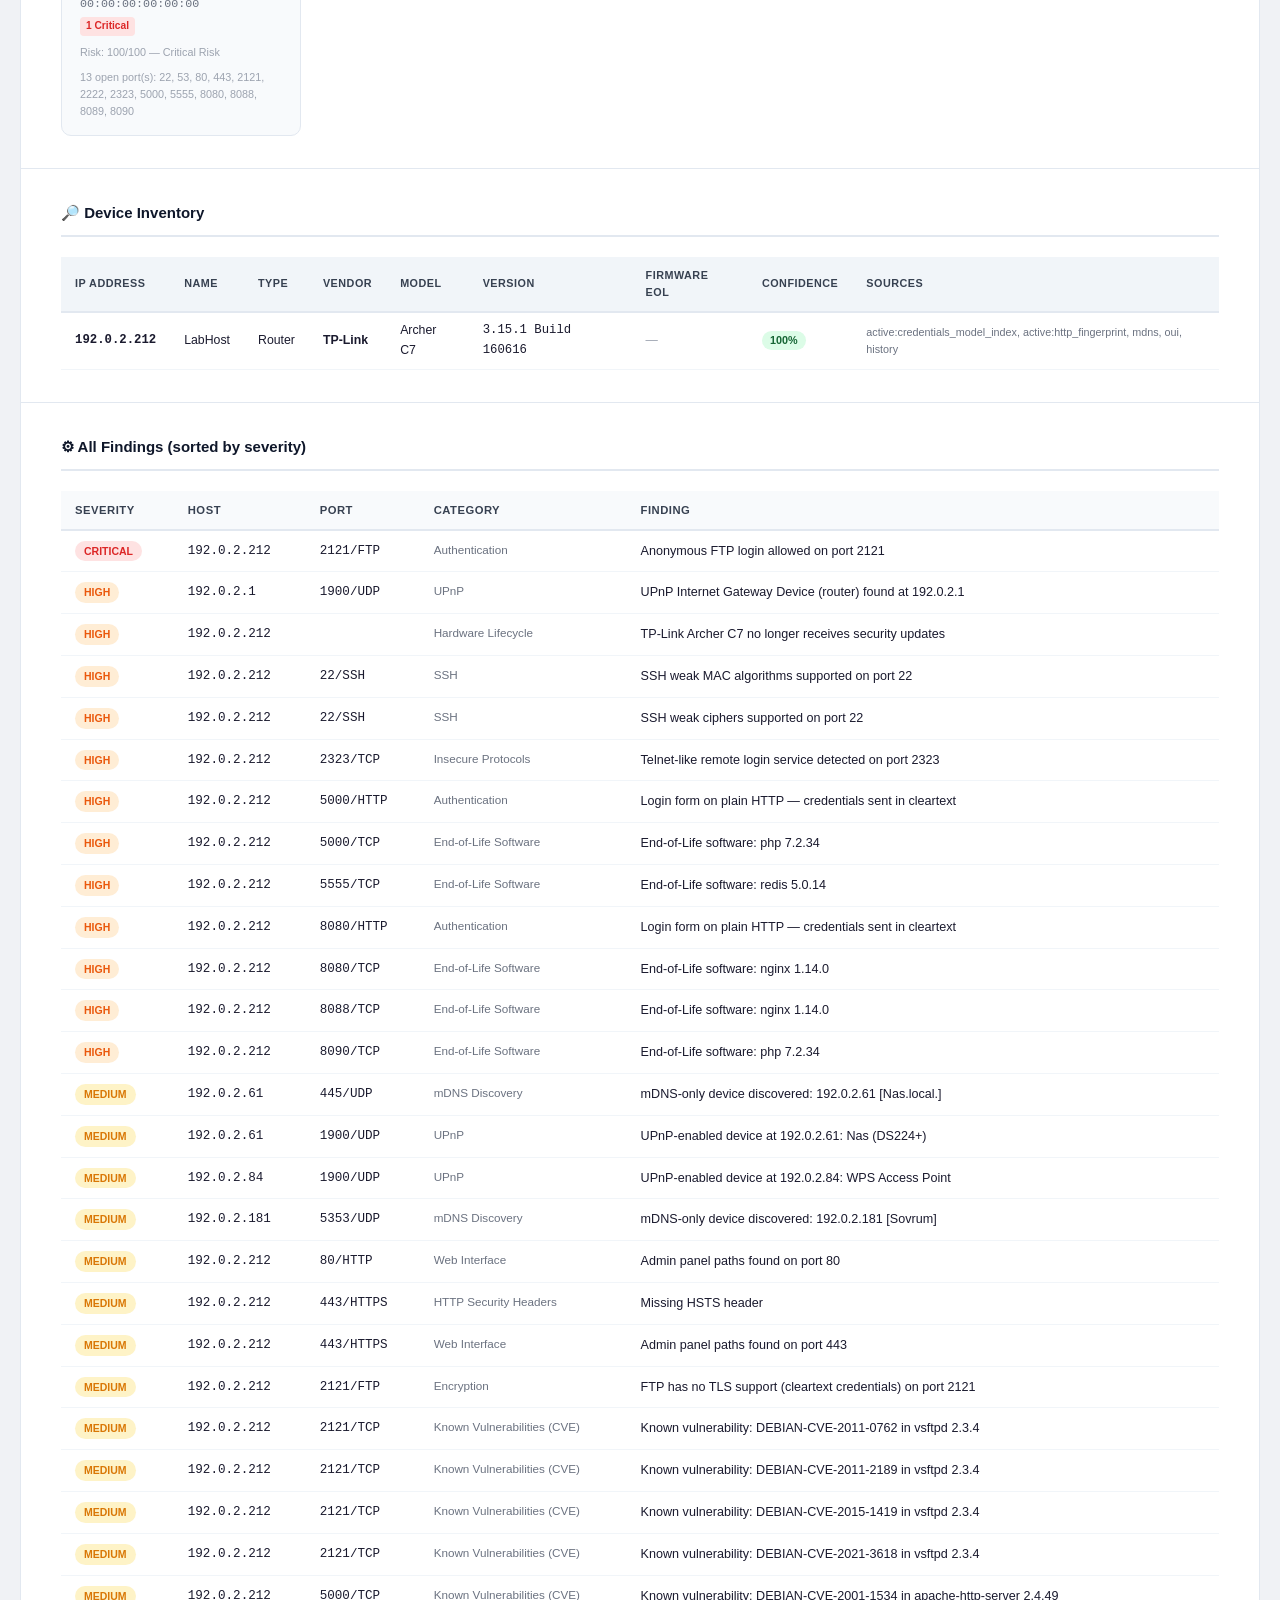
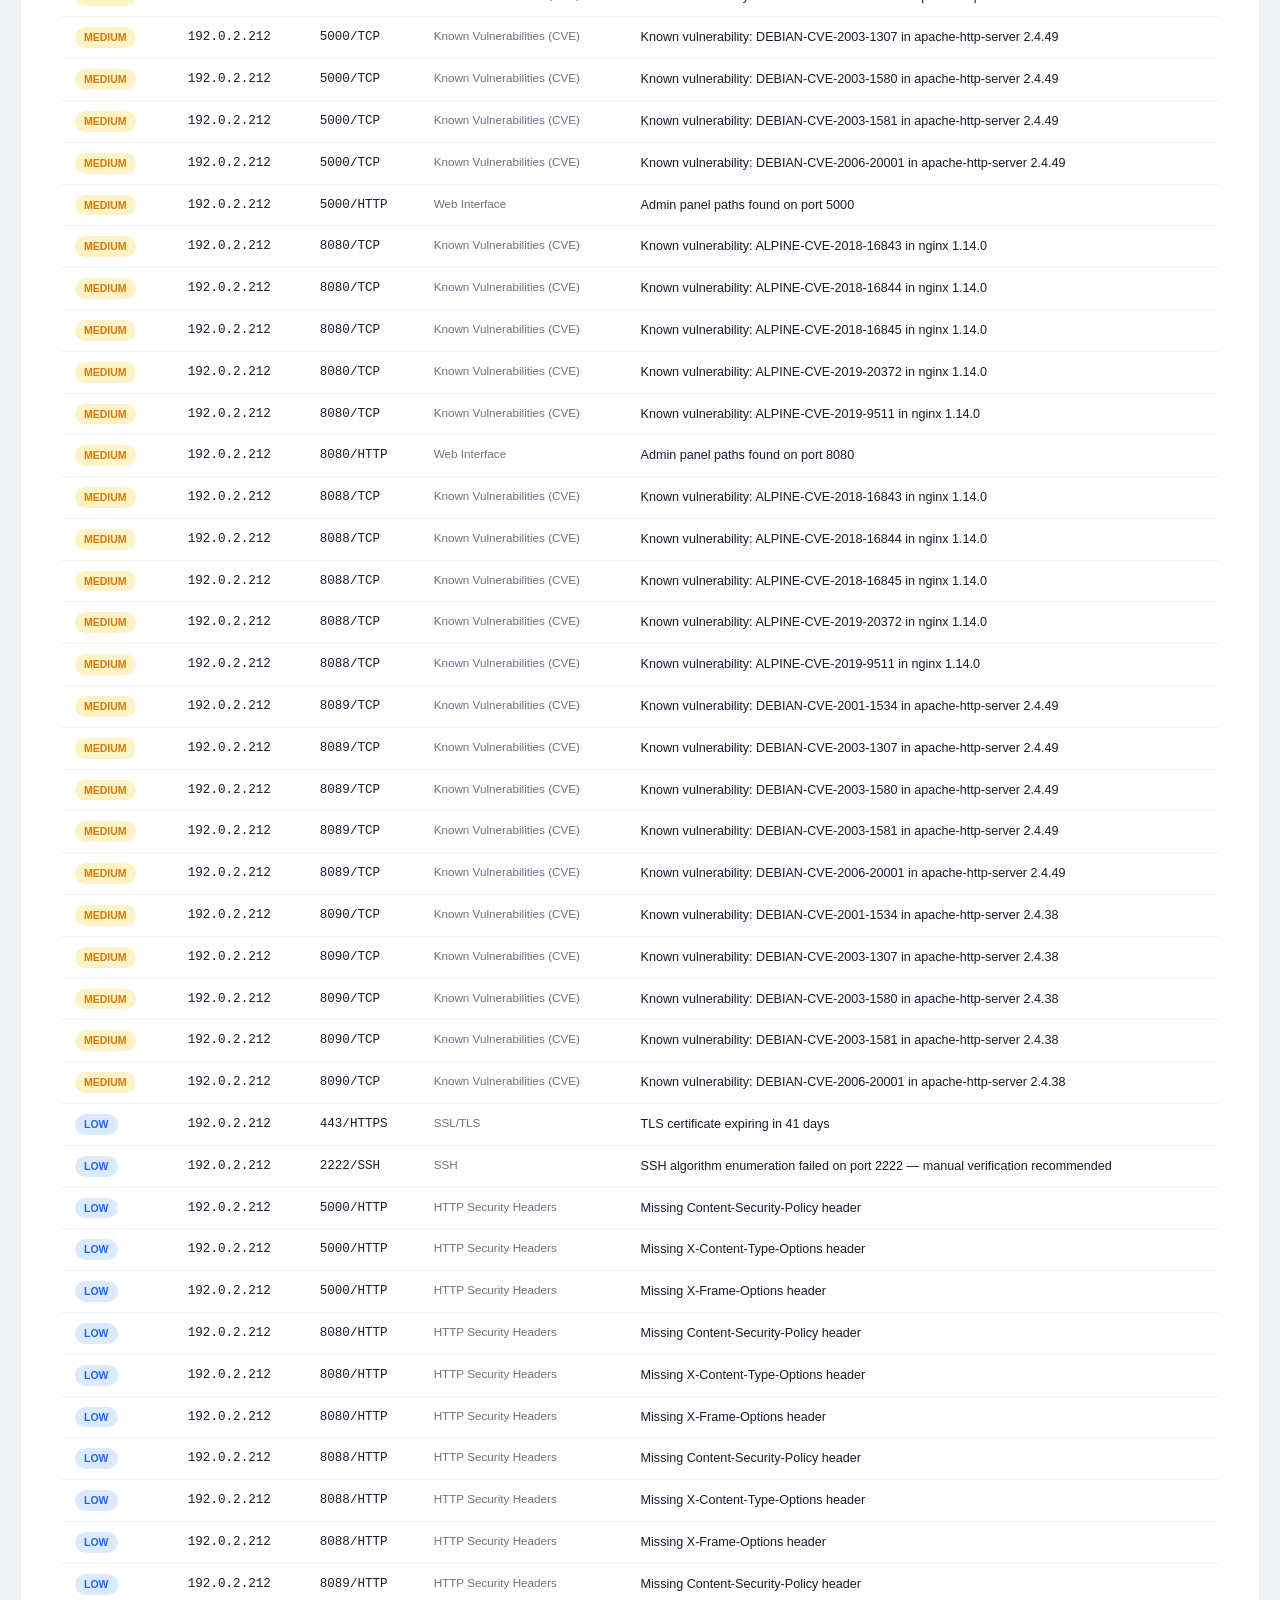
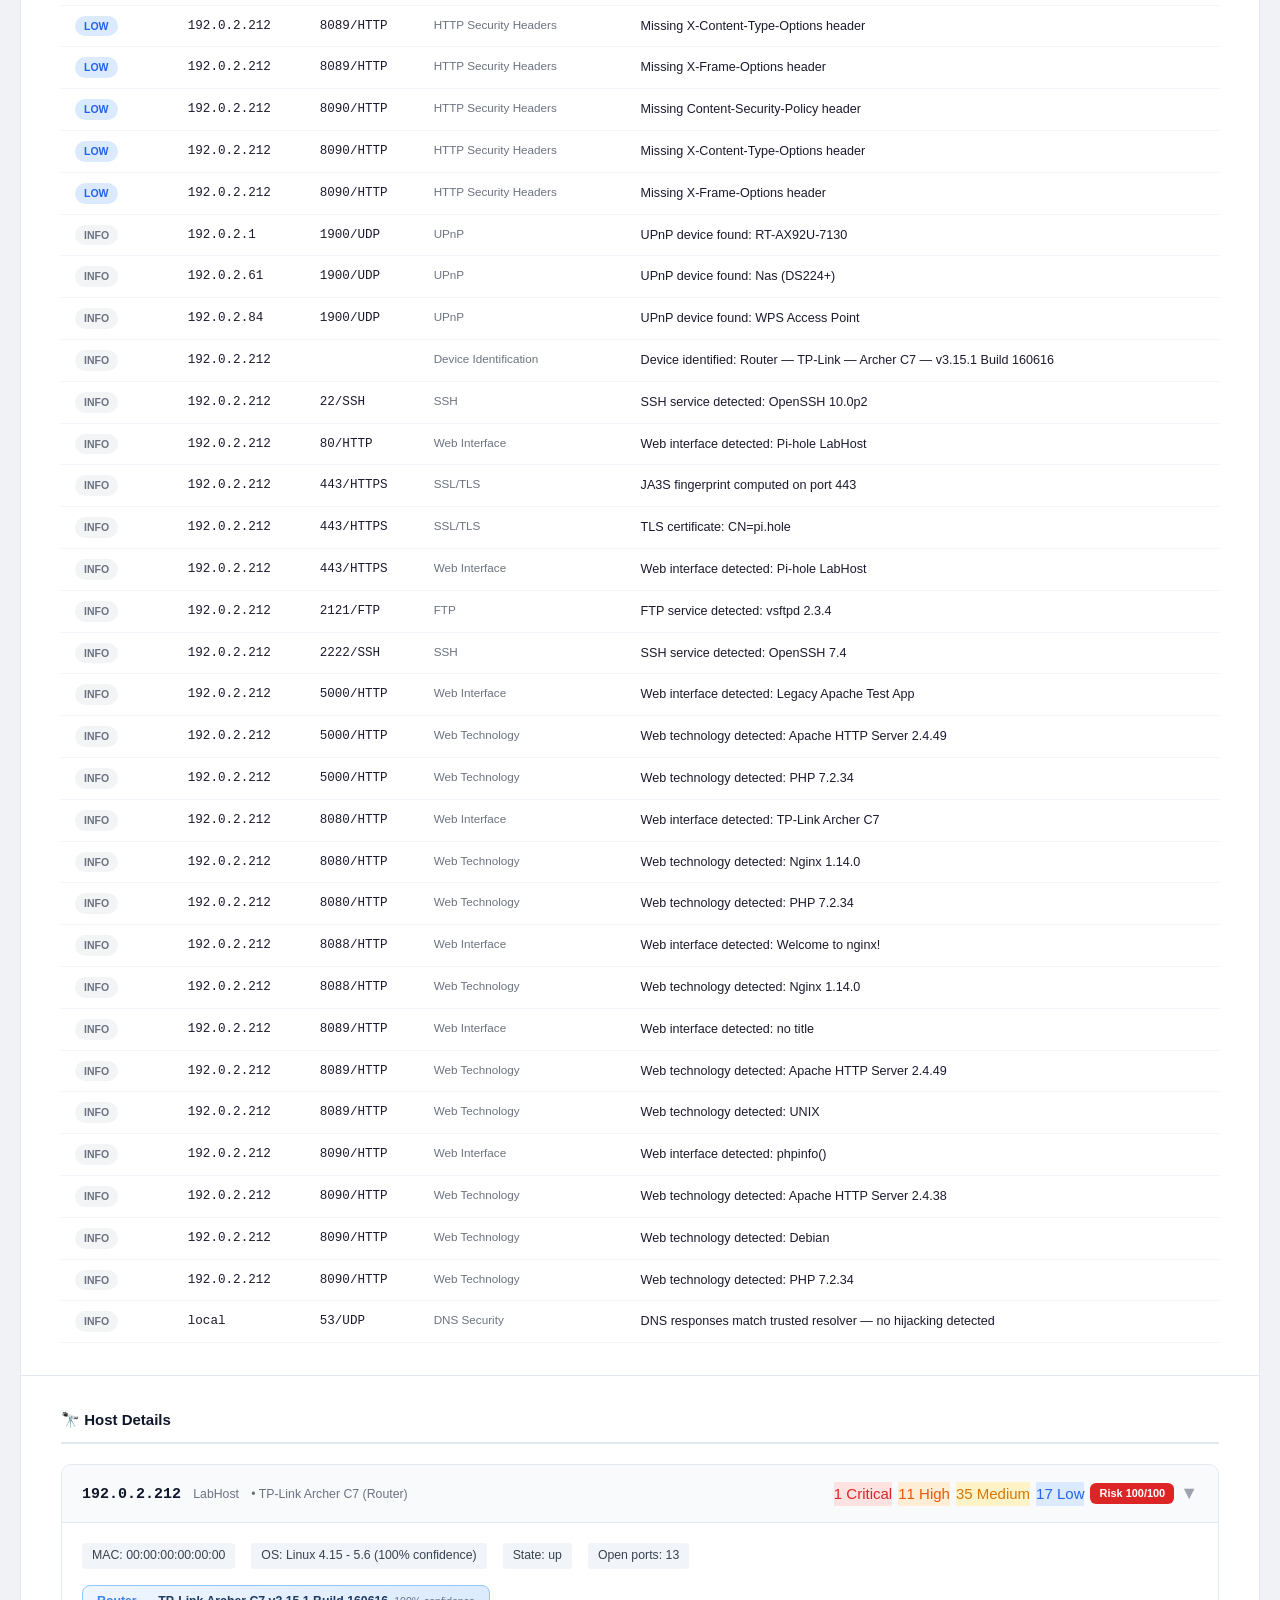
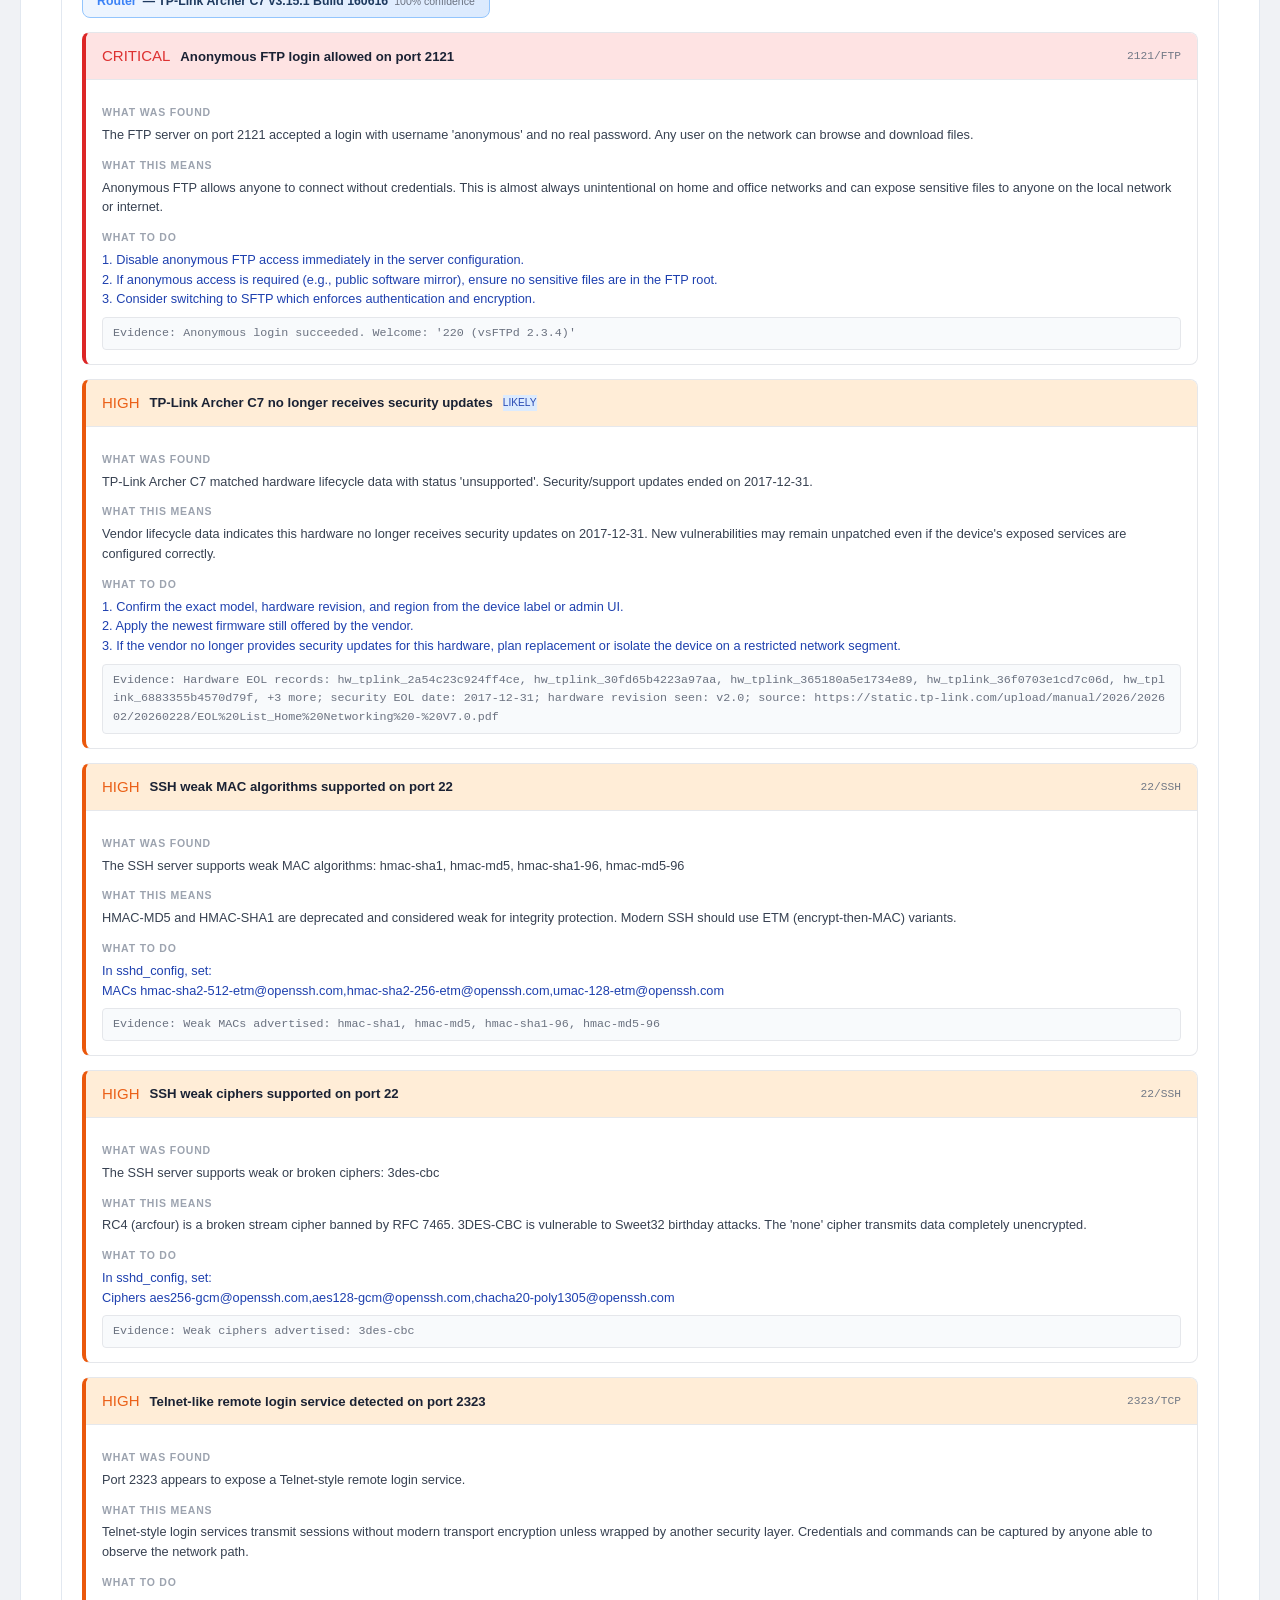
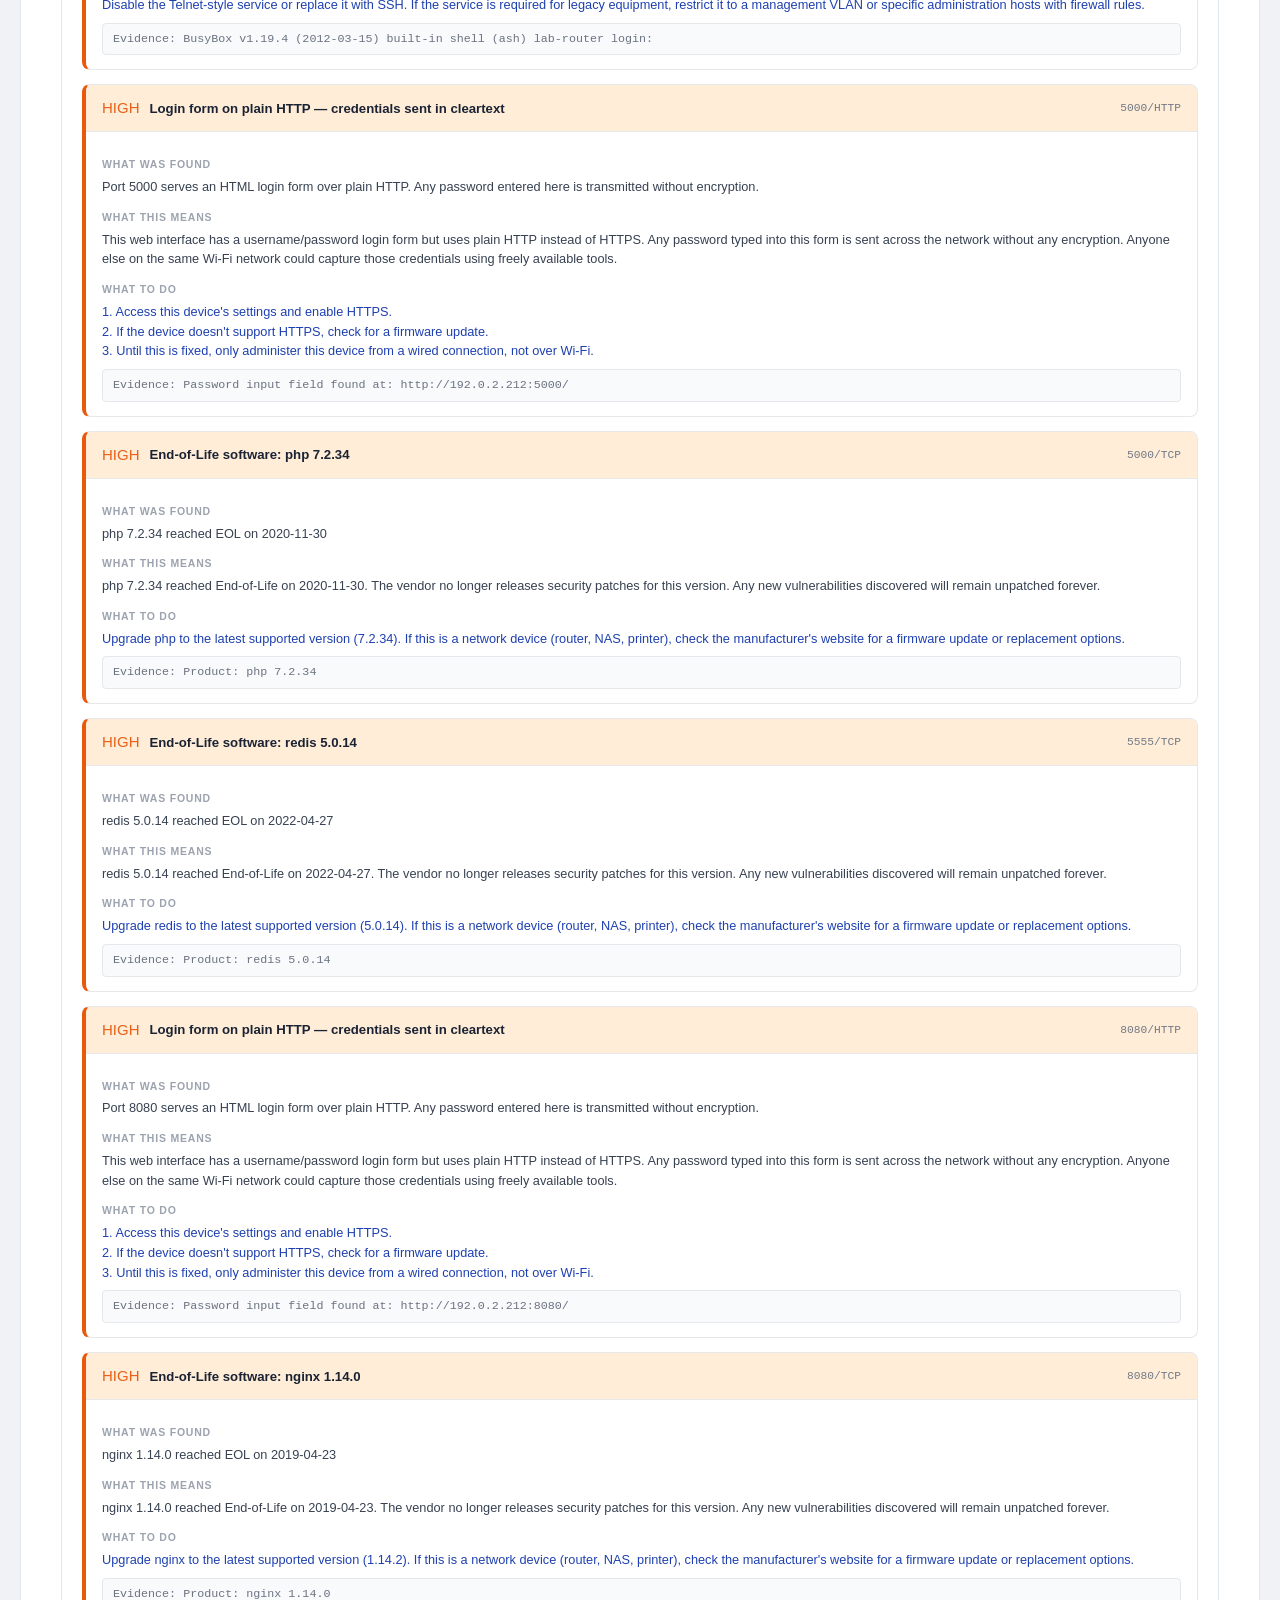
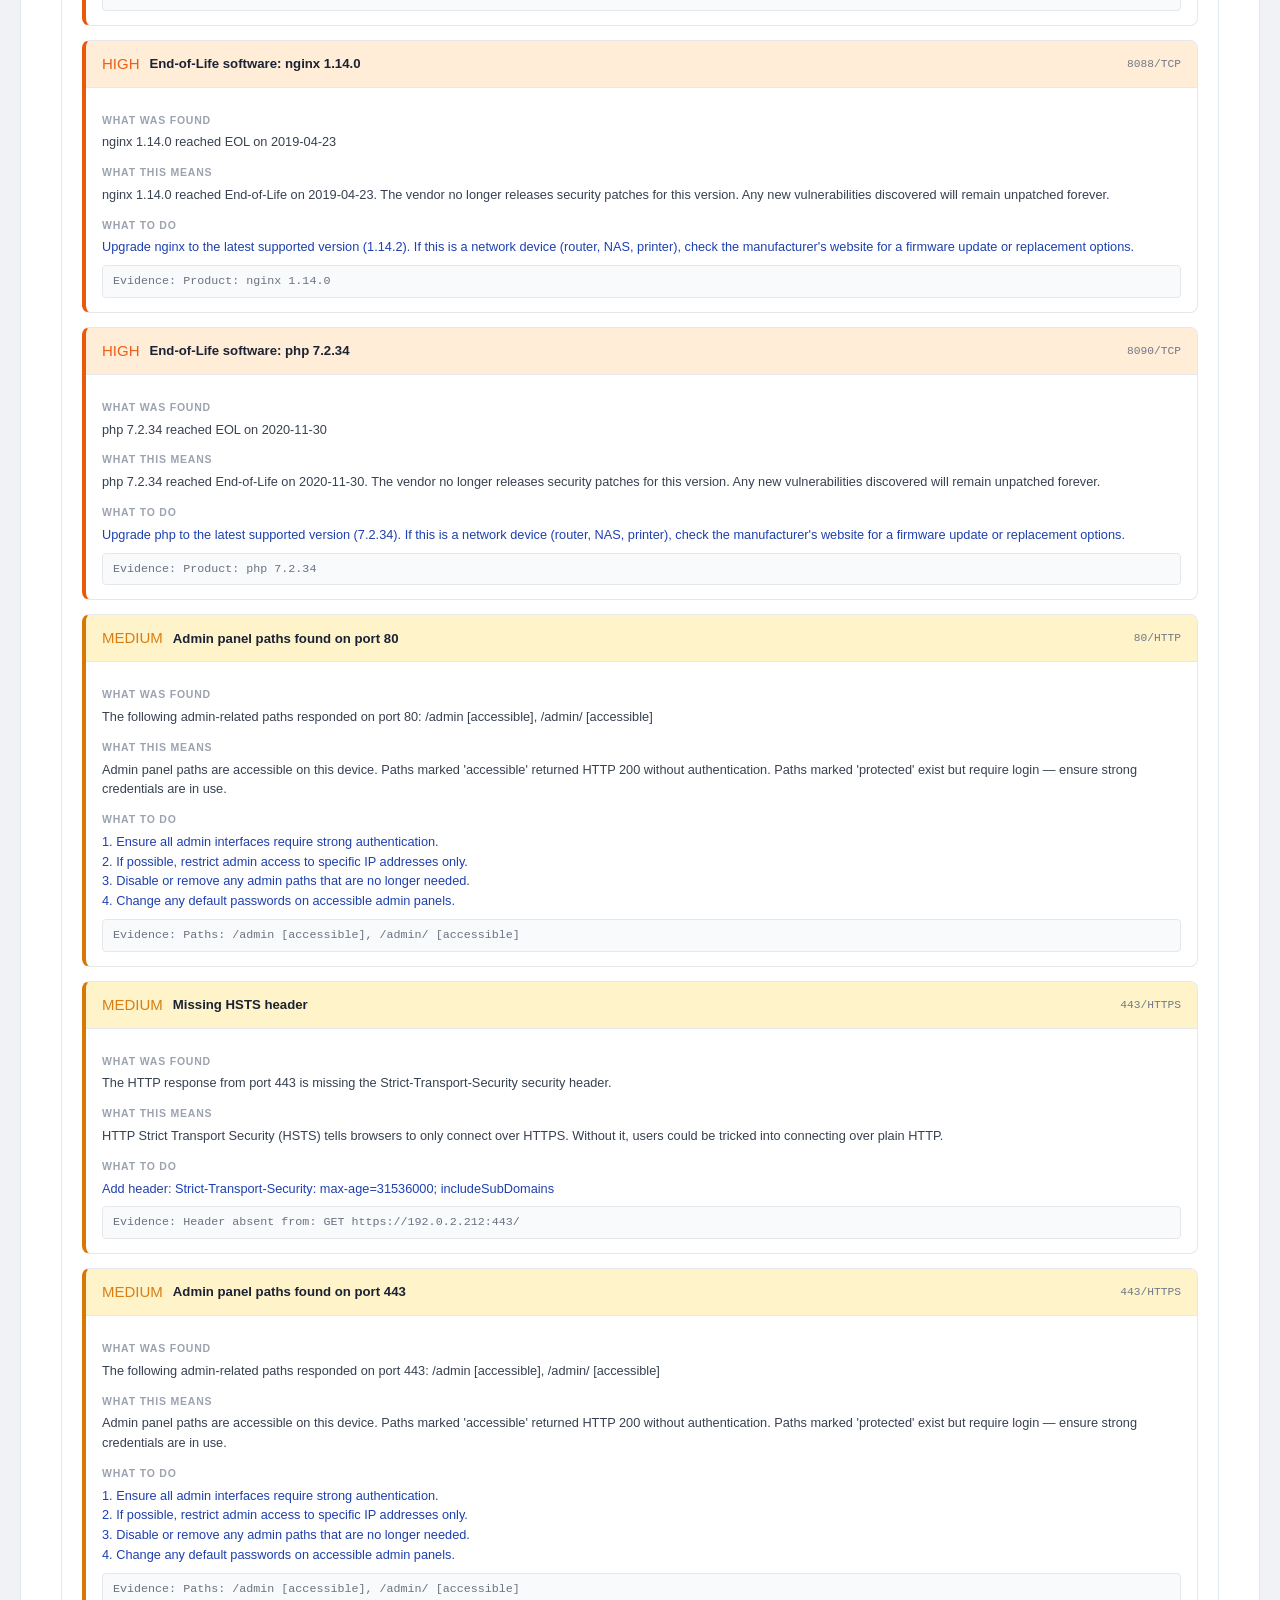
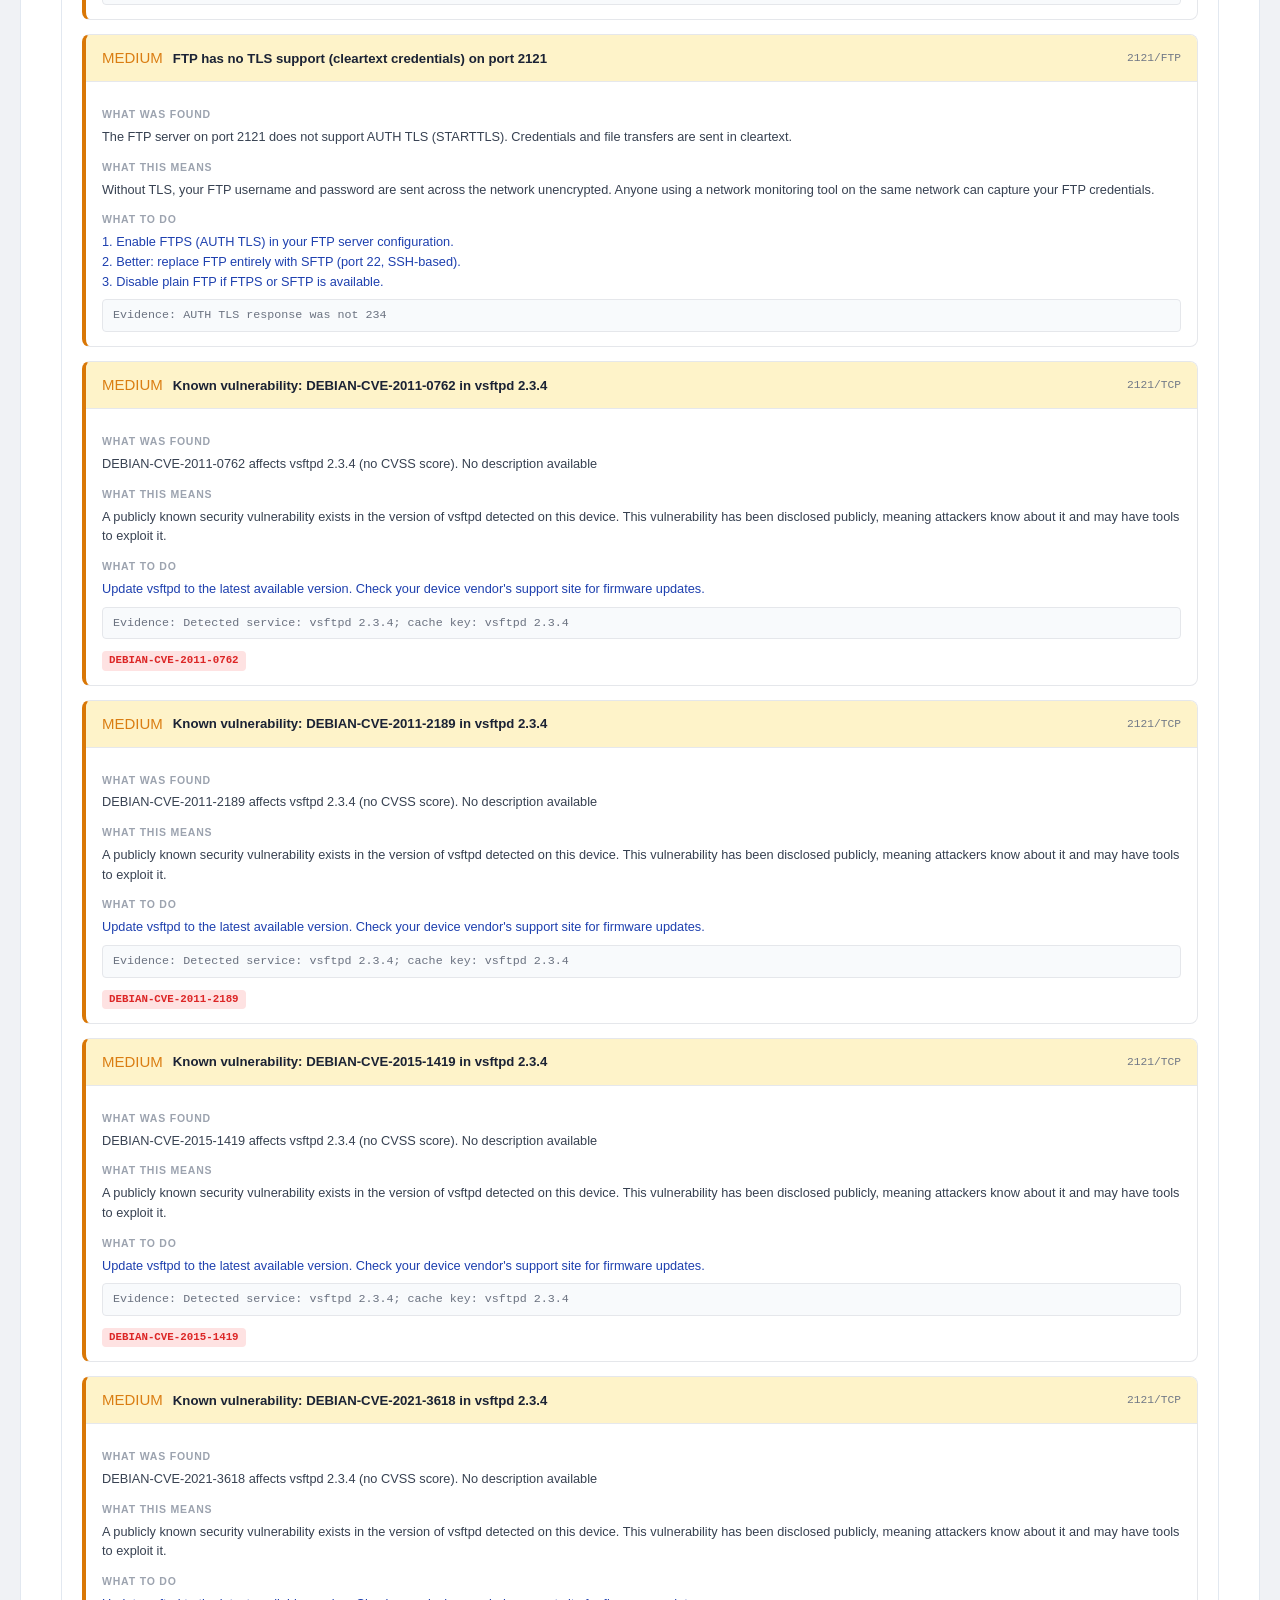
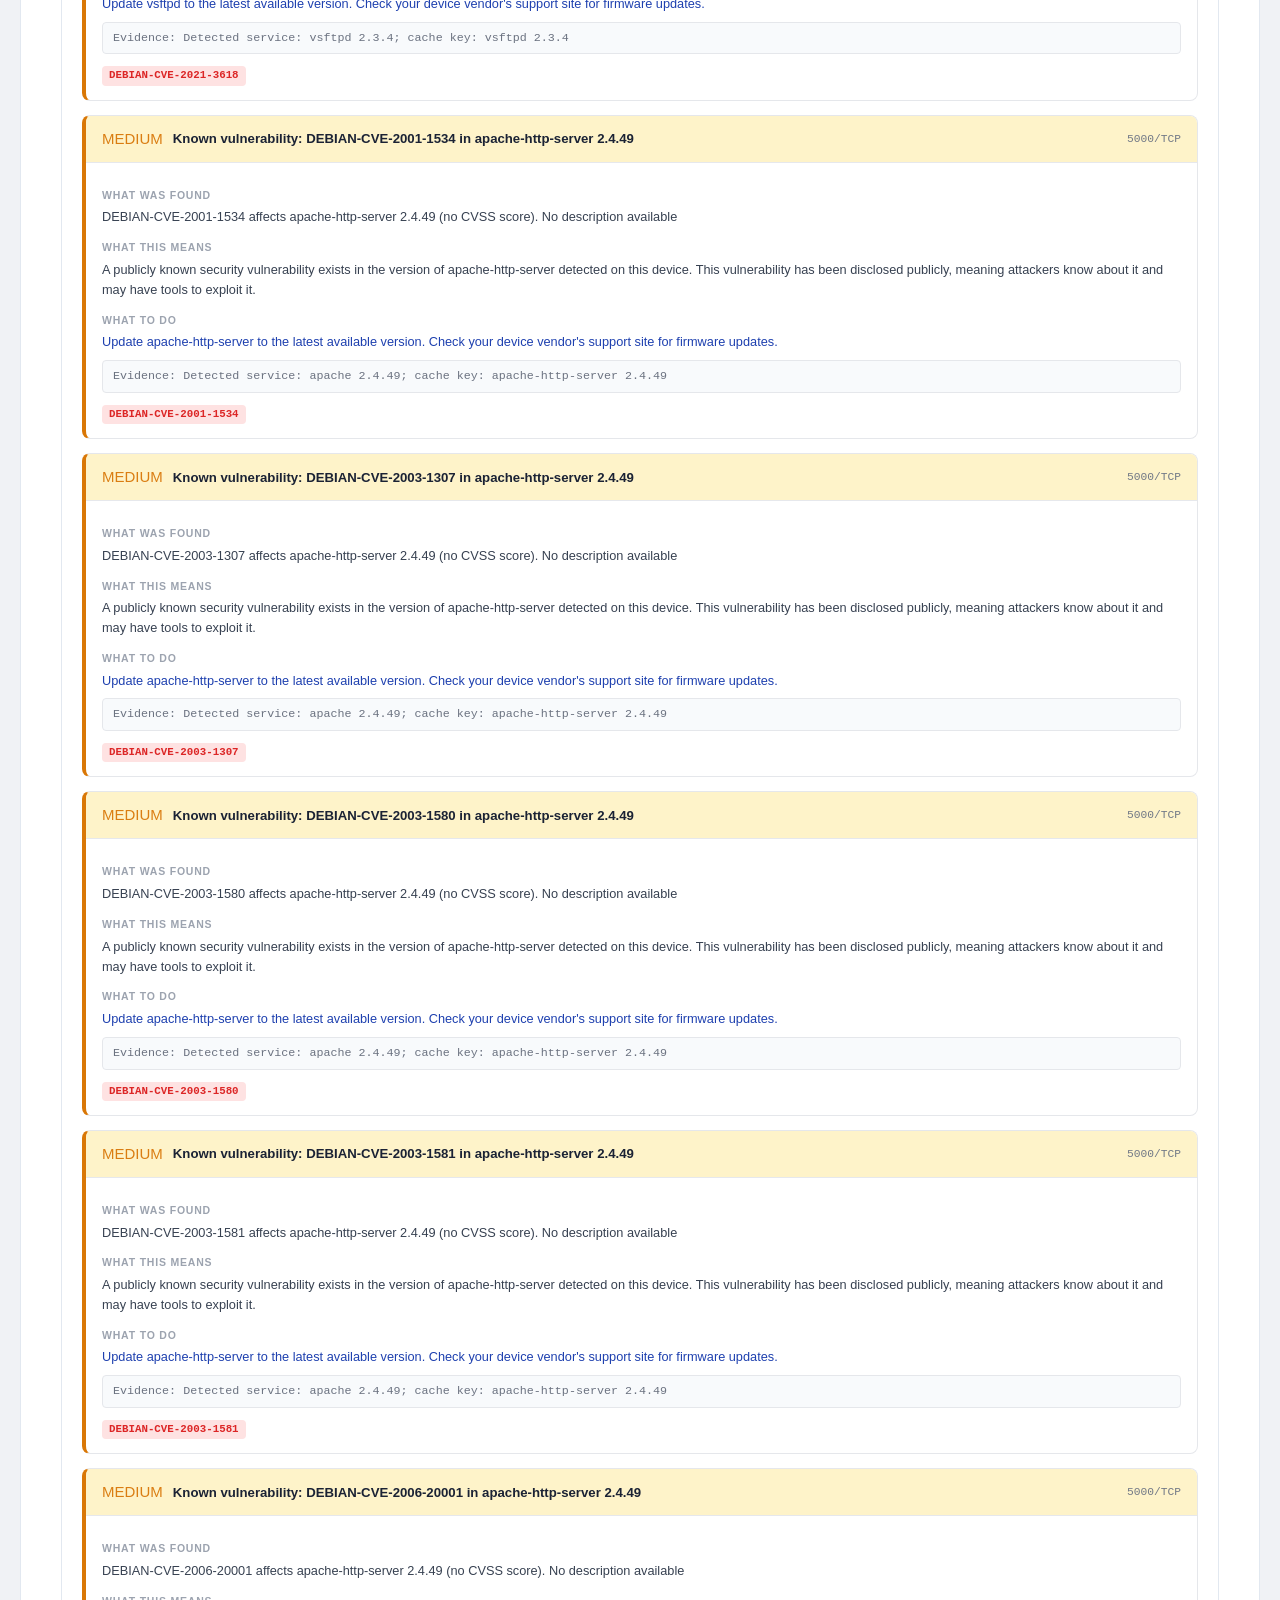
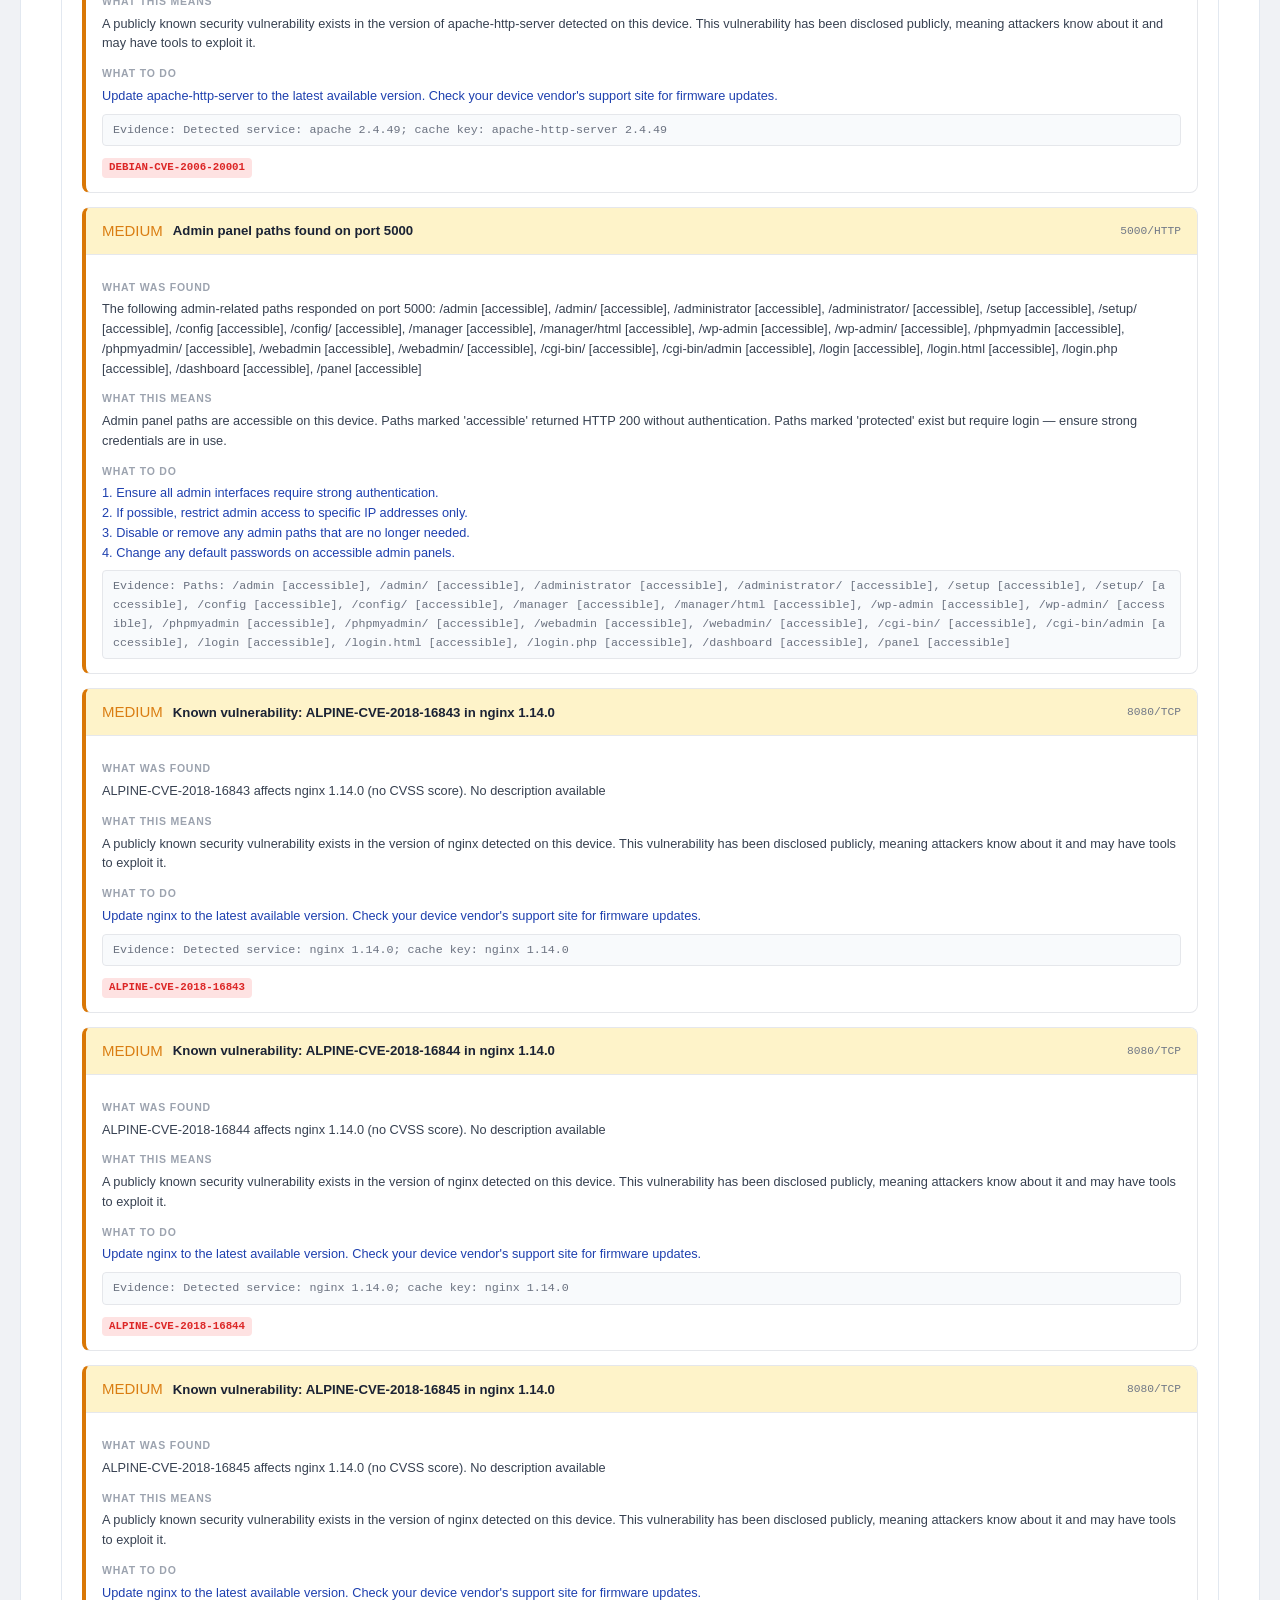
<file: sample-report.html>
<!DOCTYPE html>
<html lang="en">
<head>
<meta charset="UTF-8">
<meta name="viewport" content="width=device-width, initial-scale=1.0">
<meta name="robots" content="noindex, follow">
<title>TP-Link Archer C7 example report — SunsetScan</title>
<style>
  .example-banner { width: min(1300px, calc(100% - 40px)); margin: 20px auto 0; padding: 11px 18px; background: #fff; border: 1px solid #dbe2eb; color: #334155; font-size: .83rem; font-weight: 700; letter-spacing: .04em; text-transform: uppercase; }
  /* ===== RESET & BASE ===== */
  *, *::before, *::after { box-sizing: border-box; margin: 0; padding: 0; }
  html { font-size: 15px; }
  body {
    font-family: -apple-system, BlinkMacSystemFont, 'Segoe UI', Roboto, Oxygen, Ubuntu, sans-serif;
    line-height: 1.6; color: #1a1a2e; background: #f0f2f5;
    overflow-x: hidden;
  }
  a { color: #2563eb; text-decoration: none; }
  a:hover { text-decoration: underline; }

  /* ===== LAYOUT ===== */
  .page { width: 100%; max-width: 1300px; margin: 0 auto; padding: 20px; }

  /* ===== HEADER ===== */
  .report-header {
    background: linear-gradient(135deg, #0f172a 0%, #1e3a5f 60%, #1e40af 100%);
    color: #fff; border-radius: 12px 12px 0 0; padding: 32px 40px 28px;
    display: flex; justify-content: space-between; align-items: flex-start;
    flex-wrap: wrap; gap: 16px;
  }
  .report-header > div { min-width: 0; }
  .report-header h1 { font-size: 1.9rem; font-weight: 700; letter-spacing: 0; overflow-wrap: anywhere; }
  .report-header h1 span { color: #60a5fa; }
  .report-header .subtitle { font-size: 0.85rem; color: #94a3b8; margin-top: 4px; }
  .report-meta-right { text-align: right; font-size: 0.82rem; color: #94a3b8; }
  .report-meta-right strong { color: #e2e8f0; font-size: 0.95rem; display: block; }

  /* ===== METADATA BAR ===== */
  .meta-bar {
    background: #fff; border-left: 1px solid #e2e8f0; border-right: 1px solid #e2e8f0;
    border-bottom: 1px solid #e2e8f0; padding: 16px 40px;
    display: flex; flex-wrap: wrap; gap: 24px; font-size: 0.82rem; color: #64748b;
  }
  .meta-item { min-width: 0; }
  .meta-item strong { display: block; color: #374151; font-size: 0.88rem; overflow-wrap: anywhere; }

  /* ===== DASHBOARD ===== */
  .dashboard {
    background: #fff; border-radius: 0; border: 1px solid #e2e8f0;
    border-top: none; padding: 28px 40px;
  }
  .dashboard-title {
    font-size: 0.7rem; font-weight: 700; letter-spacing: 1.2px;
    text-transform: uppercase; color: #6b7280; margin-bottom: 16px;
  }
  .severity-badges { display: flex; flex-wrap: wrap; gap: 12px; margin-bottom: 20px; }
  .badge {
    display: flex; align-items: center; gap: 8px;
    padding: 10px 18px; border-radius: 8px;
    font-weight: 700; font-size: 1rem; min-width: 110px;
  }
  .badge .count { font-size: 1.6rem; line-height: 1; }
  .badge .label { font-size: 0.72rem; text-transform: uppercase; letter-spacing: 0.5px; opacity: 0.85; }
  .badge.critical { background: #fee2e2; color: #dc2626; }
  .badge.high     { background: #ffedd5; color: #ea580c; }
  .badge.medium   { background: #fef3c7; color: #d97706; }
  .badge.low      { background: #dbeafe; color: #2563eb; }
  .badge.info     { background: #f3f4f6; color: #6b7280; }

  /* Severity bar */
  .severity-bar { display: flex; height: 10px; border-radius: 5px; overflow: hidden; background: #e5e7eb; }
  .severity-bar .seg-critical { background: #dc2626; }
  .severity-bar .seg-high     { background: #ea580c; }
  .severity-bar .seg-medium   { background: #d97706; }
  .severity-bar .seg-low      { background: #2563eb; }
  .severity-bar .seg-info     { background: #9ca3af; }

  /* Stats row */
  .stats-row { display: flex; flex-wrap: wrap; gap: 16px; margin-top: 20px; }
  .stat-card {
    background: #f8fafc; border: 1px solid #e2e8f0; border-radius: 8px;
    padding: 12px 20px; min-width: 120px;
  }
  .stat-card .stat-num { font-size: 1.5rem; font-weight: 700; color: #0f172a; }
  .stat-card .stat-lbl { font-size: 0.72rem; color: #6b7280; text-transform: uppercase; letter-spacing: 0.5px; }

  /* ===== SECTION CARDS ===== */
  .section {
    background: #fff; border: 1px solid #e2e8f0; border-top: none;
    padding: 32px 40px;
  }
  .section:last-of-type { border-radius: 0 0 12px 12px; }
  .section-title {
    font-size: 1rem; font-weight: 700; color: #0f172a; margin-bottom: 20px;
    padding-bottom: 10px; border-bottom: 2px solid #e2e8f0;
    display: flex; align-items: center; gap: 8px;
  }

  /* ===== FINDINGS SUMMARY TABLE ===== */
  .findings-table { width: 100%; border-collapse: collapse; font-size: 0.84rem; }
  .findings-table th {
    background: #f8fafc; color: #374151; font-weight: 600; font-size: 0.75rem;
    text-transform: uppercase; letter-spacing: 0.5px; padding: 10px 14px;
    border-bottom: 2px solid #e2e8f0; text-align: left; white-space: nowrap;
  }
  .findings-table td { padding: 10px 14px; border-bottom: 1px solid #f1f5f9; vertical-align: top; }
  .findings-table tr:hover td { background: #f8fafc; cursor: pointer; }
  .findings-table .sev-badge {
    display: inline-block; padding: 2px 9px; border-radius: 12px;
    font-size: 0.7rem; font-weight: 700; text-transform: uppercase; white-space: nowrap;
  }

  /* ===== HOST SECTIONS ===== */
  .host-section { margin-bottom: 24px; border: 1px solid #e2e8f0; border-radius: 10px; overflow: hidden; }
  .host-header {
    padding: 14px 20px; cursor: pointer; user-select: none;
    display: flex; justify-content: space-between; align-items: center; flex-wrap: wrap; gap: 8px;
    background: #f8fafc; border-bottom: 1px solid #e2e8f0;
  }
  .host-header:hover { background: #f1f5f9; }
  .host-header .host-ip { font-size: 1rem; font-weight: 700; color: #0f172a; font-family: monospace; }
  .host-header .host-name { font-size: 0.82rem; color: #6b7280; margin-left: 8px; }
  .host-header .host-badges { display: flex; gap: 6px; align-items: center; flex-wrap: wrap; }
  .host-header .toggle { color: #9ca3af; font-size: 1.2rem; transition: transform 0.2s; }
  .host-body { padding: 20px; }
  .host-meta { display: flex; flex-wrap: wrap; gap: 16px; margin-bottom: 16px; font-size: 0.82rem; color: #374151; }
  .host-meta span { background: #f1f5f9; border-radius: 4px; padding: 3px 10px; }

  /* ===== FINDING CARDS ===== */
  .finding-card {
    border: 1px solid #e5e7eb; border-radius: 8px; margin-bottom: 14px; overflow: hidden;
  }
  .finding-card-header {
    display: flex; align-items: center; gap: 10px; padding: 11px 16px;
    border-bottom: 1px solid #e5e7eb; background: #fafafa;
  }
  .finding-card-body { padding: 14px 16px; font-size: 0.85rem; }
  .finding-title { font-weight: 600; color: #0f172a; font-size: 0.88rem; }
  .finding-port { font-size: 0.75rem; color: #6b7280; font-family: monospace; margin-left: auto; }

  .finding-section-lbl {
    font-size: 0.7rem; font-weight: 700; text-transform: uppercase; letter-spacing: 0.8px;
    color: #9ca3af; margin-top: 10px; margin-bottom: 4px;
  }
  .finding-text { color: #374151; line-height: 1.55; }
  .finding-reco { color: #1e40af; line-height: 1.55; white-space: pre-line; }
  .finding-evidence {
    font-family: monospace; font-size: 0.78rem; color: #6b7280;
    background: #f8fafc; border-radius: 4px; padding: 6px 10px; margin-top: 8px;
    word-break: break-all; border: 1px solid #e5e7eb;
  }
  .cve-tag {
    display: inline-block; background: #fee2e2; color: #dc2626;
    border-radius: 4px; padding: 1px 7px; font-size: 0.72rem; font-weight: 600;
    font-family: monospace; margin-right: 4px; margin-top: 4px;
  }
  .cvss-tag {
    display: inline-block; border-radius: 4px; padding: 1px 7px;
    font-size: 0.72rem; font-weight: 700; margin-right: 4px;
  }

  /* ===== OPEN PORTS TABLE ===== */
  .ports-table { width: 100%; border-collapse: collapse; font-size: 0.82rem; margin-top: 16px; }
  .ports-table th {
    background: #f1f5f9; color: #374151; font-weight: 600; font-size: 0.73rem;
    text-transform: uppercase; letter-spacing: 0.5px; padding: 7px 12px;
    border-bottom: 1px solid #e2e8f0; text-align: left;
  }
  .ports-table td { padding: 7px 12px; border-bottom: 1px solid #f1f5f9; font-family: monospace; }
  .ports-table tr:last-child td { border-bottom: none; }

  /* ===== RECOMMENDATIONS ===== */
  .reco-list { counter-reset: reco-counter; list-style: none; }
  .reco-list li {
    display: flex; gap: 14px; align-items: flex-start;
    padding: 12px 0; border-bottom: 1px solid #f1f5f9;
    font-size: 0.85rem;
  }
  .reco-list li:last-child { border-bottom: none; }
  .reco-num {
    counter-increment: reco-counter; min-width: 28px; height: 28px;
    background: #1e40af; color: #fff; border-radius: 50%;
    display: flex; align-items: center; justify-content: center;
    font-size: 0.75rem; font-weight: 700; flex-shrink: 0;
  }
  .reco-item-host { font-family: monospace; color: #2563eb; font-size: 0.78rem; }

  /* ===== FOOTER ===== */
  .report-footer {
    text-align: center; padding: 20px; font-size: 0.78rem; color: #9ca3af;
    margin-top: 8px;
  }

  /* ===== SEVERITY COLOUR HELPERS ===== */
  .sev-critical { background: #fee2e2; color: #dc2626; }
  .sev-high     { background: #ffedd5; color: #ea580c; }
  .sev-medium   { background: #fef3c7; color: #d97706; }
  .sev-low      { background: #dbeafe; color: #2563eb; }
  .sev-info     { background: #f3f4f6; color: #6b7280; }

  .border-critical { border-left: 4px solid #dc2626 !important; }
  .border-high     { border-left: 4px solid #ea580c !important; }
  .border-medium   { border-left: 4px solid #d97706 !important; }
  .border-low      { border-left: 4px solid #2563eb !important; }
  .border-info     { border-left: 4px solid #9ca3af !important; }

  /* ===== EOL STATUS ===== */
  .eol-critical { color: #dc2626; font-weight: 600; }
  .eol-warning  { color: #d97706; font-weight: 600; }
  .eol-ok       { color: #059669; }
  .eol-unknown  { color: #9ca3af; }

  /* ===== EXECUTIVE SUMMARY ===== */
  .exec-summary {
    background: #fff; border: 1px solid #e2e8f0; border-top: none; padding: 28px 40px;
  }
  .exec-summary-title {
    font-size: 0.7rem; font-weight: 700; letter-spacing: 1.2px;
    text-transform: uppercase; color: #6b7280; margin-bottom: 12px;
  }
  .exec-summary-headline {
    font-size: 1.15rem; font-weight: 700; color: #0f172a; margin-bottom: 10px;
    overflow-wrap: anywhere;
  }
  .exec-summary-body { font-size: 0.88rem; color: #374151; line-height: 1.7; overflow-wrap: anywhere; }
  .exec-summary-body ul { margin: 8px 0 8px 24px; }
  .exec-summary-body li { margin-bottom: 4px; }

  /* ===== RISK SCORES ===== */
  .risk-row { display: flex; flex-wrap: wrap; gap: 12px; margin-top: 16px; }
  .risk-card {
    display: flex; align-items: center; gap: 14px;
    background: #f8fafc; border: 1px solid #e2e8f0; border-radius: 10px;
    padding: 12px 18px; min-width: 200px;
  }
  .risk-score-circle {
    width: 52px; height: 52px; border-radius: 50%;
    display: flex; align-items: center; justify-content: center;
    font-size: 1.1rem; font-weight: 800; color: #fff; flex-shrink: 0;
  }
  .risk-card .risk-ip { font-family: monospace; font-weight: 700; font-size: 0.9rem; color: #0f172a; }
  .risk-card > div:last-child { min-width: 0; }
  .risk-card .risk-label { font-size: 0.74rem; color: #6b7280; margin-top: 2px; overflow-wrap: anywhere; }

  /* ===== CONFIDENCE BADGES ===== */
  .confidence-confirmed   { background: #d1fae5; color: #065f46; }
  .confidence-likely      { background: #dbeafe; color: #1e40af; }
  .confidence-suspected   { background: #fef3c7; color: #92400e; }
  .confidence-unconfirmed { background: #f3f4f6; color: #6b7280; }

  /* ===== DIFF SECTION ===== */
  .diff-section { background: #f8fafc; border: 1px solid #e2e8f0; border-radius: 8px; padding: 16px 20px; margin-bottom: 16px; }
  .diff-added   { color: #059669; }
  .diff-removed { color: #dc2626; }
  .diff-changed { color: #d97706; }

  /* ===== FIXED ISSUES (GREEN) ===== */
  .fixed-section {
    background: #f0fdf4; border: 1px solid #bbf7d0; border-radius: 8px;
    padding: 16px 20px; margin-top: 16px;
  }
  .fixed-title { color: #166534; font-weight: 700; font-size: 0.85rem; margin-bottom: 8px; }
  .fixed-item { color: #15803d; font-size: 0.82rem; padding: 2px 0; }

  /* ===== NETWORK TOPOLOGY ===== */
  .topology-grid { display: flex; flex-wrap: wrap; gap: 16px; margin-top: 12px; }
  .topo-device {
    background: #f8fafc; border: 1px solid #e2e8f0; border-radius: 10px;
    padding: 14px 18px; min-width: 180px; max-width: 240px;
    display: flex; flex-direction: column; gap: 4px;
  }
  .topo-device.gateway { border-color: #3b82f6; background: #eff6ff; }
  .topo-device-ip { font-family: monospace; font-weight: 700; font-size: 0.9rem; color: #0f172a; }
  .topo-device-name { font-size: 0.78rem; color: #6b7280; }
  .topo-device-ports { font-size: 0.72rem; color: #9ca3af; margin-top: 4px; overflow-wrap: anywhere; }
  .topo-device-badge { font-size: 0.68rem; font-weight: 700; padding: 1px 6px; border-radius: 4px; width: fit-content; }
  .topo-device-id { font-size: 0.76rem; color: #1e40af; font-weight: 600; margin-top: 2px; }
  .topo-device-id-type { font-size: 0.7rem; color: #4b5563; font-style: italic; }

  /* ===== DEVICE IDENTITY ===== */
  .device-id-badge {
    display: inline-flex; align-items: center; gap: 6px;
    background: linear-gradient(135deg, #eff6ff 0%, #dbeafe 100%);
    border: 1px solid #93c5fd; border-radius: 8px;
    padding: 6px 14px; font-size: 0.82rem; color: #1e3a5f; font-weight: 600;
  }
  .device-id-badge .did-type { color: #3b82f6; font-weight: 700; }
  .device-id-badge .did-conf { font-size: 0.7rem; color: #6b7280; font-weight: 400; }

  /* ===== DEVICE INVENTORY TABLE ===== */
  .inventory-table { width: 100%; border-collapse: collapse; font-size: 0.82rem; }
  .inventory-table th {
    background: #f1f5f9; color: #374151; font-weight: 700;
    text-align: left; padding: 10px 14px; border-bottom: 2px solid #e2e8f0;
    font-size: 0.72rem; text-transform: uppercase; letter-spacing: 0.5px;
  }
  .inventory-table td { padding: 8px 14px; border-bottom: 1px solid #f1f5f9; }
  .inventory-table tr:hover { background: #f8fafc; }
  .inventory-conf {
    display: inline-block; min-width: 42px; text-align: center;
    padding: 1px 8px; border-radius: 10px; font-size: 0.72rem; font-weight: 600;
  }
  .conf-high { background: #dcfce7; color: #166534; }
  .conf-med  { background: #fef3c7; color: #92400e; }
  .conf-low  { background: #f3f4f6; color: #6b7280; }

  .empty-state {
    color: #6b7280;
    font-size: 0.88rem;
    background: #f8fafc;
    border: 1px solid #e2e8f0;
    border-radius: 8px;
    padding: 14px 16px;
  }

  /* ===== POSTURE COLORS ===== */
  .posture-critical { color: #dc2626; }
  .posture-high     { color: #ea580c; }
  .posture-medium   { color: #d97706; }
  .posture-low      { color: #2563eb; }
  .posture-clean    { color: #059669; }

  /* ===== PRINT ===== */
  @media print {
    body { background: #fff; }
    .page { padding: 0; }
    .host-body { display: block !important; }
    .toggle { display: none; }
    .report-header { border-radius: 0; }
  }

  @media (max-width: 700px) {
    html { font-size: 14px; }
    .page { max-width: none; padding: 0; }
    .report-header, .meta-bar, .dashboard, .exec-summary, .section {
      width: 100%; max-width: 100%; overflow-x: hidden;
    }
    .report-header {
      border-radius: 0; padding: 24px 20px;
      flex-direction: column; align-items: flex-start;
    }
    .report-header h1 { font-size: 1.5rem; line-height: 1.25; }
    .report-meta-right { text-align: left; }
    .meta-bar, .dashboard, .exec-summary, .section { padding: 18px 20px; }
    .meta-bar {
      display: grid;
      grid-template-columns: repeat(2, minmax(0, 1fr));
      gap: 14px 18px;
    }
    .severity-badges, .stats-row {
      display: grid;
      grid-template-columns: minmax(0, 1fr);
    }
    .severity-badges, .stats-row, .risk-row, .topology-grid,
    .exec-summary-headline, .exec-summary-body, .empty-state {
      width: calc(100vw - 80px);
      max-width: 100%;
    }
    .badge, .stat-card { min-width: 0; padding-left: 14px; padding-right: 14px; }
    .risk-row, .topology-grid {
      display: grid;
      grid-template-columns: minmax(0, 1fr);
    }
    .risk-card, .topo-device {
      width: calc(100vw - 80px);
      min-width: 0;
      max-width: 100%;
    }
    .exec-summary-body p, .exec-summary-body li, .section-title {
      width: calc(100vw - 80px);
      max-width: 100%;
      overflow-wrap: anywhere;
    }
    .host-header { align-items: flex-start; }
    .host-header .host-name { display: block; margin-left: 0; margin-top: 2px; }
    .finding-card-header { flex-wrap: wrap; align-items: flex-start; }
    .finding-title { min-width: 0; overflow-wrap: anywhere; }
    .finding-port { margin-left: 0; }
    .reco-list li { gap: 10px; }
  }
</style>
</head>
<body>
<div class="example-banner">Example report · Authorized Linux lab · SunsetScan v2.1.1</div>
<div class="page">

  <!-- ====== HEADER ====== -->
  <div class="report-header">
    <div>
      <h1>Sunset<span>Scan</span> Security Report</h1>
      <div class="subtitle">Network Security &amp; Lifecycle Assessment Tool &bull; v2.1.1</div>
    </div>
    <div class="report-meta-right">
      <strong>192.0.2.212</strong>
      2026-05-28 15:08:53<br>
      Profile: FULL
    </div>
  </div>

  <!-- ====== METADATA BAR ====== -->
  <div class="meta-bar">
    <div class="meta-item"><strong>2026-05-28 15:08:53</strong>Scan Date</div>
    <div class="meta-item"><strong>2m 17s</strong>Duration</div>
    <div class="meta-item"><strong>FULL</strong>Scan Profile</div>
    <div class="meta-item"><strong>1 / 1</strong>Hosts Up</div>
    <div class="meta-item"><strong>96</strong>Total Findings</div>
    <div class="meta-item"><strong>v2.1.1</strong>SunsetScan Version</div>
  </div>

  <!-- ====== DASHBOARD ====== -->
  <div class="dashboard">
    <div class="dashboard-title">Severity Dashboard</div>

    <div class="severity-badges">
      <div class="badge critical">
        <div><div class="count">1</div><div class="label">Critical</div></div>
      </div>
      <div class="badge high">
        <div><div class="count">12</div><div class="label">High</div></div>
      </div>
      <div class="badge medium">
        <div><div class="count">39</div><div class="label">Medium</div></div>
      </div>
      <div class="badge low">
        <div><div class="count">17</div><div class="label">Low</div></div>
      </div>
      <div class="badge info">
        <div><div class="count">27</div><div class="label">Info</div></div>
      </div>
    </div>



    <div class="severity-bar">
      <div class="seg-critical" style="width:1.0%"></div>
          <div class="seg-high"     style="width:12.5%"></div>
        <div class="seg-medium"   style="width:40.6%"></div>
           <div class="seg-low"      style="width:17.7%"></div>
          <div class="seg-info"     style="width:28.1%"></div>
    </div>


    <div class="stats-row">
      <div class="stat-card"><div class="stat-num">1</div><div class="stat-lbl">Hosts Scanned</div></div>
      <div class="stat-card"><div class="stat-num">1</div><div class="stat-lbl">Hosts Online</div></div>
      <div class="stat-card"><div class="stat-num">13</div><div class="stat-lbl">Open Ports</div></div>
      <div class="stat-card"><div class="stat-num">96</div><div class="stat-lbl">Total Findings</div></div>
    </div>
  </div>

  <!-- ====== EXECUTIVE SUMMARY ====== -->
  <div class="exec-summary">
    <div class="exec-summary-title">&#128196; Executive Summary</div>

    <div class="exec-summary-headline posture-critical">
      Immediate action required — 1 critical issue(s) detected
    </div>
    <div class="exec-summary-body">
      <p>SunsetScan scanned 1 active device(s) on 192.0.2.212 using the FULL profile and found 87 device finding(s); 9 network-level check(s) were recorded. Devices online: 192.0.2.212 (Linux 4.15 - 5.6).</p>

      <ul>

        <li>1 critical finding(s) — requires immediate remediation</li>

        <li>12 high-severity finding(s) — remediate within 7 days</li>

        <li>39 medium-severity finding(s) — schedule for next maintenance window</li>

        <li>17 low-severity finding(s) — address when convenient</li>

        <li>Category with most issues: End-of-Life Software (5 finding(s))</li>

        <li>Category with most issues: Authentication (3 finding(s))</li>

        <li>Category with most issues: SSH (2 finding(s))</li>

        <li>Highest-risk device: 192.0.2.212 — Risk score 100/100 (Critical Risk)</li>

      </ul>


      <p style="margin-top:8px;"><strong>Recommended next step:</strong> Immediately address critical findings: change default credentials, disable SMBv1, and apply available security patches. Isolate any device with a CRITICAL finding until remediated.</p>

    </div>






    <div style="margin-top:16px;">
      <div class="exec-summary-title" style="margin-bottom:8px;">&#127919; Device Risk Scores</div>
      <div class="risk-row">

        <div class="risk-card">
          <div class="risk-score-circle" style="background:#dc2626;">100</div>
          <div>
            <div class="risk-ip">192.0.2.212</div>
            <div class="risk-label">Critical Risk</div>
            <div class="risk-label">87 finding(s)</div>

            <div class="risk-label risk-top-findings" style="margin-top:2px;" title="Anonymous FTP login allowed on port 2121, Telnet-like remote login service detected on port 2323">
              Top: Anonymous FTP login allowed on port 2121, Telnet-like remote login service detected on...
            </div>

          </div>
        </div>

        <div class="risk-card">
          <div class="risk-score-circle" style="background:#2563eb;">12</div>
          <div>
            <div class="risk-ip">192.0.2.1</div>
            <div class="risk-label">Low Risk</div>
            <div class="risk-label">2 finding(s)</div>

            <div class="risk-label risk-top-findings" style="margin-top:2px;" title="UPnP Internet Gateway Device (router) found at 192.0.2.1, UPnP device found: RT-AX92U-7130">
              Top: UPnP Internet Gateway Device (router) found..., UPnP device found: RT-AX92U-7130
            </div>

          </div>
        </div>

        <div class="risk-card">
          <div class="risk-score-circle" style="background:#2563eb;">12</div>
          <div>
            <div class="risk-ip">192.0.2.61</div>
            <div class="risk-label">Low Risk</div>
            <div class="risk-label">3 finding(s)</div>

            <div class="risk-label risk-top-findings" style="margin-top:2px;" title="UPnP-enabled device at 192.0.2.61: Nas (DS224+), mDNS-only device discovered: 192.0.2.61 [Nas.local.]">
              Top: UPnP-enabled device at 192.0.2.61: Nas (DS224+), mDNS-only device discovered: 192.0.2.61...
            </div>

          </div>
        </div>

        <div class="risk-card">
          <div class="risk-score-circle" style="background:#16a34a;">7</div>
          <div>
            <div class="risk-ip">192.0.2.181</div>
            <div class="risk-label">Minimal Risk</div>
            <div class="risk-label">1 finding(s)</div>

            <div class="risk-label risk-top-findings" style="margin-top:2px;" title="mDNS-only device discovered: 192.0.2.181 [Sovrum]">
              Top: mDNS-only device discovered: 192.0.2.181 [Sovrum]
            </div>

          </div>
        </div>

        <div class="risk-card">
          <div class="risk-score-circle" style="background:#16a34a;">5</div>
          <div>
            <div class="risk-ip">192.0.2.84</div>
            <div class="risk-label">Minimal Risk</div>
            <div class="risk-label">2 finding(s)</div>

            <div class="risk-label risk-top-findings" style="margin-top:2px;" title="UPnP-enabled device at 192.0.2.84: WPS Access Point, UPnP device found: WPS Access Point">
              Top: UPnP-enabled device at 192.0.2.84: WPS..., UPnP device found: WPS Access Point
            </div>

          </div>
        </div>

      </div>
    </div>



  </div>

  <!-- ====== NETWORK TOPOLOGY ====== -->
  <div class="section">
    <div class="section-title">&#127760; Network Topology</div>





    <div class="topology-grid">



      <div class="topo-device ">
        <div class="topo-device-ip">192.0.2.212</div>


        <div class="topo-device-id-type">Router</div>
        <div class="topo-device-id">TP-Link Archer C7</div>
        <div class="topo-device-name" style="font-family:monospace;">v3.15.1 Build 160616</div>
        <div class="topo-device-name">LabHost</div>

        <div class="topo-device-name" style="font-family:monospace;">00:00:00:00:00:00</div>



          <div class="topo-device-badge sev-critical">1 Critical</div>



        <div class="topo-device-ports">Risk: 100/100 — Critical Risk</div>

        <div class="topo-device-ports">13 open port(s): 22, 53, 80, 443, 2121, 2222, 2323, 5000, 5555, 8080, 8088, 8089, 8090</div>
      </div>


    </div>

  </div>

  <!-- ====== DEVICE INVENTORY ====== -->
  <div class="section">
    <div class="section-title">&#128270; Device Inventory</div>

    <div style="overflow-x:auto;">
      <table class="inventory-table">
        <thead>
          <tr>
            <th>IP Address</th>
            <th>Name</th>
            <th>Type</th>
            <th>Vendor</th>
            <th>Model</th>
            <th>Version</th>
            <th>Firmware EOL</th>
            <th>Confidence</th>
            <th>Sources</th>
          </tr>
        </thead>
        <tbody>


          <tr onclick="scrollToHost('192.0.2.212')" style="cursor:pointer;" title="Click to go to host section">
            <td style="font-family:monospace; font-weight:600;">192.0.2.212</td>
            <td>LabHost</td>
            <td>Router</td>
            <td style="font-weight:600;">TP-Link</td>
            <td>Archer C7</td>
            <td style="font-family:monospace;">3.15.1 Build 160616</td>
            <td>


                <span style="color:#9ca3af;">—</span>

            </td>
            <td>

              <span class="inventory-conf conf-high">100%</span>
            </td>
            <td style="font-size:0.72rem; color:#6b7280;">active:credentials_model_index, active:http_fingerprint, mdns, oui, history</td>
          </tr>

        </tbody>
      </table>
    </div>

  </div>

  <!-- ====== FINDINGS SUMMARY TABLE ====== -->

  <div class="section">
    <div class="section-title">&#9881; All Findings (sorted by severity)</div>
    <div style="overflow-x:auto;">
      <table class="findings-table" id="findings-table">
        <thead>
          <tr>
            <th>Severity</th>
            <th>Host</th>
            <th>Port</th>
            <th>Category</th>
            <th>Finding</th>
          </tr>
        </thead>
        <tbody>

          <tr onclick="scrollToHost('192.0.2.212')" title="Click to go to host section">
            <td><span class="sev-badge sev-critical">CRITICAL</span></td>
            <td style="font-family:monospace; white-space:nowrap;">192.0.2.212</td>
            <td style="font-family:monospace; white-space:nowrap;">2121/FTP</td>
            <td style="white-space:nowrap; font-size:0.78rem; color:#6b7280;">Authentication</td>
            <td>Anonymous FTP login allowed on port 2121</td>
          </tr>

          <tr title="Network-level finding">
            <td><span class="sev-badge sev-high">HIGH</span></td>
            <td style="font-family:monospace; white-space:nowrap;">192.0.2.1</td>
            <td style="font-family:monospace; white-space:nowrap;">1900/UDP</td>
            <td style="white-space:nowrap; font-size:0.78rem; color:#6b7280;">UPnP</td>
            <td>UPnP Internet Gateway Device (router) found at 192.0.2.1</td>
          </tr>

          <tr onclick="scrollToHost('192.0.2.212')" title="Click to go to host section">
            <td><span class="sev-badge sev-high">HIGH</span></td>
            <td style="font-family:monospace; white-space:nowrap;">192.0.2.212</td>
            <td style="font-family:monospace; white-space:nowrap;"></td>
            <td style="white-space:nowrap; font-size:0.78rem; color:#6b7280;">Hardware Lifecycle</td>
            <td>TP-Link Archer C7 no longer receives security updates</td>
          </tr>

          <tr onclick="scrollToHost('192.0.2.212')" title="Click to go to host section">
            <td><span class="sev-badge sev-high">HIGH</span></td>
            <td style="font-family:monospace; white-space:nowrap;">192.0.2.212</td>
            <td style="font-family:monospace; white-space:nowrap;">22/SSH</td>
            <td style="white-space:nowrap; font-size:0.78rem; color:#6b7280;">SSH</td>
            <td>SSH weak MAC algorithms supported on port 22</td>
          </tr>

          <tr onclick="scrollToHost('192.0.2.212')" title="Click to go to host section">
            <td><span class="sev-badge sev-high">HIGH</span></td>
            <td style="font-family:monospace; white-space:nowrap;">192.0.2.212</td>
            <td style="font-family:monospace; white-space:nowrap;">22/SSH</td>
            <td style="white-space:nowrap; font-size:0.78rem; color:#6b7280;">SSH</td>
            <td>SSH weak ciphers supported on port 22</td>
          </tr>

          <tr onclick="scrollToHost('192.0.2.212')" title="Click to go to host section">
            <td><span class="sev-badge sev-high">HIGH</span></td>
            <td style="font-family:monospace; white-space:nowrap;">192.0.2.212</td>
            <td style="font-family:monospace; white-space:nowrap;">2323/TCP</td>
            <td style="white-space:nowrap; font-size:0.78rem; color:#6b7280;">Insecure Protocols</td>
            <td>Telnet-like remote login service detected on port 2323</td>
          </tr>

          <tr onclick="scrollToHost('192.0.2.212')" title="Click to go to host section">
            <td><span class="sev-badge sev-high">HIGH</span></td>
            <td style="font-family:monospace; white-space:nowrap;">192.0.2.212</td>
            <td style="font-family:monospace; white-space:nowrap;">5000/HTTP</td>
            <td style="white-space:nowrap; font-size:0.78rem; color:#6b7280;">Authentication</td>
            <td>Login form on plain HTTP — credentials sent in cleartext</td>
          </tr>

          <tr onclick="scrollToHost('192.0.2.212')" title="Click to go to host section">
            <td><span class="sev-badge sev-high">HIGH</span></td>
            <td style="font-family:monospace; white-space:nowrap;">192.0.2.212</td>
            <td style="font-family:monospace; white-space:nowrap;">5000/TCP</td>
            <td style="white-space:nowrap; font-size:0.78rem; color:#6b7280;">End-of-Life Software</td>
            <td>End-of-Life software: php 7.2.34</td>
          </tr>

          <tr onclick="scrollToHost('192.0.2.212')" title="Click to go to host section">
            <td><span class="sev-badge sev-high">HIGH</span></td>
            <td style="font-family:monospace; white-space:nowrap;">192.0.2.212</td>
            <td style="font-family:monospace; white-space:nowrap;">5555/TCP</td>
            <td style="white-space:nowrap; font-size:0.78rem; color:#6b7280;">End-of-Life Software</td>
            <td>End-of-Life software: redis 5.0.14</td>
          </tr>

          <tr onclick="scrollToHost('192.0.2.212')" title="Click to go to host section">
            <td><span class="sev-badge sev-high">HIGH</span></td>
            <td style="font-family:monospace; white-space:nowrap;">192.0.2.212</td>
            <td style="font-family:monospace; white-space:nowrap;">8080/HTTP</td>
            <td style="white-space:nowrap; font-size:0.78rem; color:#6b7280;">Authentication</td>
            <td>Login form on plain HTTP — credentials sent in cleartext</td>
          </tr>

          <tr onclick="scrollToHost('192.0.2.212')" title="Click to go to host section">
            <td><span class="sev-badge sev-high">HIGH</span></td>
            <td style="font-family:monospace; white-space:nowrap;">192.0.2.212</td>
            <td style="font-family:monospace; white-space:nowrap;">8080/TCP</td>
            <td style="white-space:nowrap; font-size:0.78rem; color:#6b7280;">End-of-Life Software</td>
            <td>End-of-Life software: nginx 1.14.0</td>
          </tr>

          <tr onclick="scrollToHost('192.0.2.212')" title="Click to go to host section">
            <td><span class="sev-badge sev-high">HIGH</span></td>
            <td style="font-family:monospace; white-space:nowrap;">192.0.2.212</td>
            <td style="font-family:monospace; white-space:nowrap;">8088/TCP</td>
            <td style="white-space:nowrap; font-size:0.78rem; color:#6b7280;">End-of-Life Software</td>
            <td>End-of-Life software: nginx 1.14.0</td>
          </tr>

          <tr onclick="scrollToHost('192.0.2.212')" title="Click to go to host section">
            <td><span class="sev-badge sev-high">HIGH</span></td>
            <td style="font-family:monospace; white-space:nowrap;">192.0.2.212</td>
            <td style="font-family:monospace; white-space:nowrap;">8090/TCP</td>
            <td style="white-space:nowrap; font-size:0.78rem; color:#6b7280;">End-of-Life Software</td>
            <td>End-of-Life software: php 7.2.34</td>
          </tr>

          <tr title="Network-level finding">
            <td><span class="sev-badge sev-medium">MEDIUM</span></td>
            <td style="font-family:monospace; white-space:nowrap;">192.0.2.61</td>
            <td style="font-family:monospace; white-space:nowrap;">445/UDP</td>
            <td style="white-space:nowrap; font-size:0.78rem; color:#6b7280;">mDNS Discovery</td>
            <td>mDNS-only device discovered: 192.0.2.61 [Nas.local.]</td>
          </tr>

          <tr title="Network-level finding">
            <td><span class="sev-badge sev-medium">MEDIUM</span></td>
            <td style="font-family:monospace; white-space:nowrap;">192.0.2.61</td>
            <td style="font-family:monospace; white-space:nowrap;">1900/UDP</td>
            <td style="white-space:nowrap; font-size:0.78rem; color:#6b7280;">UPnP</td>
            <td>UPnP-enabled device at 192.0.2.61: Nas (DS224+)</td>
          </tr>

          <tr title="Network-level finding">
            <td><span class="sev-badge sev-medium">MEDIUM</span></td>
            <td style="font-family:monospace; white-space:nowrap;">192.0.2.84</td>
            <td style="font-family:monospace; white-space:nowrap;">1900/UDP</td>
            <td style="white-space:nowrap; font-size:0.78rem; color:#6b7280;">UPnP</td>
            <td>UPnP-enabled device at 192.0.2.84: WPS Access Point</td>
          </tr>

          <tr title="Network-level finding">
            <td><span class="sev-badge sev-medium">MEDIUM</span></td>
            <td style="font-family:monospace; white-space:nowrap;">192.0.2.181</td>
            <td style="font-family:monospace; white-space:nowrap;">5353/UDP</td>
            <td style="white-space:nowrap; font-size:0.78rem; color:#6b7280;">mDNS Discovery</td>
            <td>mDNS-only device discovered: 192.0.2.181 [Sovrum]</td>
          </tr>

          <tr onclick="scrollToHost('192.0.2.212')" title="Click to go to host section">
            <td><span class="sev-badge sev-medium">MEDIUM</span></td>
            <td style="font-family:monospace; white-space:nowrap;">192.0.2.212</td>
            <td style="font-family:monospace; white-space:nowrap;">80/HTTP</td>
            <td style="white-space:nowrap; font-size:0.78rem; color:#6b7280;">Web Interface</td>
            <td>Admin panel paths found on port 80</td>
          </tr>

          <tr onclick="scrollToHost('192.0.2.212')" title="Click to go to host section">
            <td><span class="sev-badge sev-medium">MEDIUM</span></td>
            <td style="font-family:monospace; white-space:nowrap;">192.0.2.212</td>
            <td style="font-family:monospace; white-space:nowrap;">443/HTTPS</td>
            <td style="white-space:nowrap; font-size:0.78rem; color:#6b7280;">HTTP Security Headers</td>
            <td>Missing HSTS header</td>
          </tr>

          <tr onclick="scrollToHost('192.0.2.212')" title="Click to go to host section">
            <td><span class="sev-badge sev-medium">MEDIUM</span></td>
            <td style="font-family:monospace; white-space:nowrap;">192.0.2.212</td>
            <td style="font-family:monospace; white-space:nowrap;">443/HTTPS</td>
            <td style="white-space:nowrap; font-size:0.78rem; color:#6b7280;">Web Interface</td>
            <td>Admin panel paths found on port 443</td>
          </tr>

          <tr onclick="scrollToHost('192.0.2.212')" title="Click to go to host section">
            <td><span class="sev-badge sev-medium">MEDIUM</span></td>
            <td style="font-family:monospace; white-space:nowrap;">192.0.2.212</td>
            <td style="font-family:monospace; white-space:nowrap;">2121/FTP</td>
            <td style="white-space:nowrap; font-size:0.78rem; color:#6b7280;">Encryption</td>
            <td>FTP has no TLS support (cleartext credentials) on port 2121</td>
          </tr>

          <tr onclick="scrollToHost('192.0.2.212')" title="Click to go to host section">
            <td><span class="sev-badge sev-medium">MEDIUM</span></td>
            <td style="font-family:monospace; white-space:nowrap;">192.0.2.212</td>
            <td style="font-family:monospace; white-space:nowrap;">2121/TCP</td>
            <td style="white-space:nowrap; font-size:0.78rem; color:#6b7280;">Known Vulnerabilities (CVE)</td>
            <td>Known vulnerability: DEBIAN-CVE-2011-0762 in vsftpd 2.3.4</td>
          </tr>

          <tr onclick="scrollToHost('192.0.2.212')" title="Click to go to host section">
            <td><span class="sev-badge sev-medium">MEDIUM</span></td>
            <td style="font-family:monospace; white-space:nowrap;">192.0.2.212</td>
            <td style="font-family:monospace; white-space:nowrap;">2121/TCP</td>
            <td style="white-space:nowrap; font-size:0.78rem; color:#6b7280;">Known Vulnerabilities (CVE)</td>
            <td>Known vulnerability: DEBIAN-CVE-2011-2189 in vsftpd 2.3.4</td>
          </tr>

          <tr onclick="scrollToHost('192.0.2.212')" title="Click to go to host section">
            <td><span class="sev-badge sev-medium">MEDIUM</span></td>
            <td style="font-family:monospace; white-space:nowrap;">192.0.2.212</td>
            <td style="font-family:monospace; white-space:nowrap;">2121/TCP</td>
            <td style="white-space:nowrap; font-size:0.78rem; color:#6b7280;">Known Vulnerabilities (CVE)</td>
            <td>Known vulnerability: DEBIAN-CVE-2015-1419 in vsftpd 2.3.4</td>
          </tr>

          <tr onclick="scrollToHost('192.0.2.212')" title="Click to go to host section">
            <td><span class="sev-badge sev-medium">MEDIUM</span></td>
            <td style="font-family:monospace; white-space:nowrap;">192.0.2.212</td>
            <td style="font-family:monospace; white-space:nowrap;">2121/TCP</td>
            <td style="white-space:nowrap; font-size:0.78rem; color:#6b7280;">Known Vulnerabilities (CVE)</td>
            <td>Known vulnerability: DEBIAN-CVE-2021-3618 in vsftpd 2.3.4</td>
          </tr>

          <tr onclick="scrollToHost('192.0.2.212')" title="Click to go to host section">
            <td><span class="sev-badge sev-medium">MEDIUM</span></td>
            <td style="font-family:monospace; white-space:nowrap;">192.0.2.212</td>
            <td style="font-family:monospace; white-space:nowrap;">5000/TCP</td>
            <td style="white-space:nowrap; font-size:0.78rem; color:#6b7280;">Known Vulnerabilities (CVE)</td>
            <td>Known vulnerability: DEBIAN-CVE-2001-1534 in apache-http-server 2.4.49</td>
          </tr>

          <tr onclick="scrollToHost('192.0.2.212')" title="Click to go to host section">
            <td><span class="sev-badge sev-medium">MEDIUM</span></td>
            <td style="font-family:monospace; white-space:nowrap;">192.0.2.212</td>
            <td style="font-family:monospace; white-space:nowrap;">5000/TCP</td>
            <td style="white-space:nowrap; font-size:0.78rem; color:#6b7280;">Known Vulnerabilities (CVE)</td>
            <td>Known vulnerability: DEBIAN-CVE-2003-1307 in apache-http-server 2.4.49</td>
          </tr>

          <tr onclick="scrollToHost('192.0.2.212')" title="Click to go to host section">
            <td><span class="sev-badge sev-medium">MEDIUM</span></td>
            <td style="font-family:monospace; white-space:nowrap;">192.0.2.212</td>
            <td style="font-family:monospace; white-space:nowrap;">5000/TCP</td>
            <td style="white-space:nowrap; font-size:0.78rem; color:#6b7280;">Known Vulnerabilities (CVE)</td>
            <td>Known vulnerability: DEBIAN-CVE-2003-1580 in apache-http-server 2.4.49</td>
          </tr>

          <tr onclick="scrollToHost('192.0.2.212')" title="Click to go to host section">
            <td><span class="sev-badge sev-medium">MEDIUM</span></td>
            <td style="font-family:monospace; white-space:nowrap;">192.0.2.212</td>
            <td style="font-family:monospace; white-space:nowrap;">5000/TCP</td>
            <td style="white-space:nowrap; font-size:0.78rem; color:#6b7280;">Known Vulnerabilities (CVE)</td>
            <td>Known vulnerability: DEBIAN-CVE-2003-1581 in apache-http-server 2.4.49</td>
          </tr>

          <tr onclick="scrollToHost('192.0.2.212')" title="Click to go to host section">
            <td><span class="sev-badge sev-medium">MEDIUM</span></td>
            <td style="font-family:monospace; white-space:nowrap;">192.0.2.212</td>
            <td style="font-family:monospace; white-space:nowrap;">5000/TCP</td>
            <td style="white-space:nowrap; font-size:0.78rem; color:#6b7280;">Known Vulnerabilities (CVE)</td>
            <td>Known vulnerability: DEBIAN-CVE-2006-20001 in apache-http-server 2.4.49</td>
          </tr>

          <tr onclick="scrollToHost('192.0.2.212')" title="Click to go to host section">
            <td><span class="sev-badge sev-medium">MEDIUM</span></td>
            <td style="font-family:monospace; white-space:nowrap;">192.0.2.212</td>
            <td style="font-family:monospace; white-space:nowrap;">5000/HTTP</td>
            <td style="white-space:nowrap; font-size:0.78rem; color:#6b7280;">Web Interface</td>
            <td>Admin panel paths found on port 5000</td>
          </tr>

          <tr onclick="scrollToHost('192.0.2.212')" title="Click to go to host section">
            <td><span class="sev-badge sev-medium">MEDIUM</span></td>
            <td style="font-family:monospace; white-space:nowrap;">192.0.2.212</td>
            <td style="font-family:monospace; white-space:nowrap;">8080/TCP</td>
            <td style="white-space:nowrap; font-size:0.78rem; color:#6b7280;">Known Vulnerabilities (CVE)</td>
            <td>Known vulnerability: ALPINE-CVE-2018-16843 in nginx 1.14.0</td>
          </tr>

          <tr onclick="scrollToHost('192.0.2.212')" title="Click to go to host section">
            <td><span class="sev-badge sev-medium">MEDIUM</span></td>
            <td style="font-family:monospace; white-space:nowrap;">192.0.2.212</td>
            <td style="font-family:monospace; white-space:nowrap;">8080/TCP</td>
            <td style="white-space:nowrap; font-size:0.78rem; color:#6b7280;">Known Vulnerabilities (CVE)</td>
            <td>Known vulnerability: ALPINE-CVE-2018-16844 in nginx 1.14.0</td>
          </tr>

          <tr onclick="scrollToHost('192.0.2.212')" title="Click to go to host section">
            <td><span class="sev-badge sev-medium">MEDIUM</span></td>
            <td style="font-family:monospace; white-space:nowrap;">192.0.2.212</td>
            <td style="font-family:monospace; white-space:nowrap;">8080/TCP</td>
            <td style="white-space:nowrap; font-size:0.78rem; color:#6b7280;">Known Vulnerabilities (CVE)</td>
            <td>Known vulnerability: ALPINE-CVE-2018-16845 in nginx 1.14.0</td>
          </tr>

          <tr onclick="scrollToHost('192.0.2.212')" title="Click to go to host section">
            <td><span class="sev-badge sev-medium">MEDIUM</span></td>
            <td style="font-family:monospace; white-space:nowrap;">192.0.2.212</td>
            <td style="font-family:monospace; white-space:nowrap;">8080/TCP</td>
            <td style="white-space:nowrap; font-size:0.78rem; color:#6b7280;">Known Vulnerabilities (CVE)</td>
            <td>Known vulnerability: ALPINE-CVE-2019-20372 in nginx 1.14.0</td>
          </tr>

          <tr onclick="scrollToHost('192.0.2.212')" title="Click to go to host section">
            <td><span class="sev-badge sev-medium">MEDIUM</span></td>
            <td style="font-family:monospace; white-space:nowrap;">192.0.2.212</td>
            <td style="font-family:monospace; white-space:nowrap;">8080/TCP</td>
            <td style="white-space:nowrap; font-size:0.78rem; color:#6b7280;">Known Vulnerabilities (CVE)</td>
            <td>Known vulnerability: ALPINE-CVE-2019-9511 in nginx 1.14.0</td>
          </tr>

          <tr onclick="scrollToHost('192.0.2.212')" title="Click to go to host section">
            <td><span class="sev-badge sev-medium">MEDIUM</span></td>
            <td style="font-family:monospace; white-space:nowrap;">192.0.2.212</td>
            <td style="font-family:monospace; white-space:nowrap;">8080/HTTP</td>
            <td style="white-space:nowrap; font-size:0.78rem; color:#6b7280;">Web Interface</td>
            <td>Admin panel paths found on port 8080</td>
          </tr>

          <tr onclick="scrollToHost('192.0.2.212')" title="Click to go to host section">
            <td><span class="sev-badge sev-medium">MEDIUM</span></td>
            <td style="font-family:monospace; white-space:nowrap;">192.0.2.212</td>
            <td style="font-family:monospace; white-space:nowrap;">8088/TCP</td>
            <td style="white-space:nowrap; font-size:0.78rem; color:#6b7280;">Known Vulnerabilities (CVE)</td>
            <td>Known vulnerability: ALPINE-CVE-2018-16843 in nginx 1.14.0</td>
          </tr>

          <tr onclick="scrollToHost('192.0.2.212')" title="Click to go to host section">
            <td><span class="sev-badge sev-medium">MEDIUM</span></td>
            <td style="font-family:monospace; white-space:nowrap;">192.0.2.212</td>
            <td style="font-family:monospace; white-space:nowrap;">8088/TCP</td>
            <td style="white-space:nowrap; font-size:0.78rem; color:#6b7280;">Known Vulnerabilities (CVE)</td>
            <td>Known vulnerability: ALPINE-CVE-2018-16844 in nginx 1.14.0</td>
          </tr>

          <tr onclick="scrollToHost('192.0.2.212')" title="Click to go to host section">
            <td><span class="sev-badge sev-medium">MEDIUM</span></td>
            <td style="font-family:monospace; white-space:nowrap;">192.0.2.212</td>
            <td style="font-family:monospace; white-space:nowrap;">8088/TCP</td>
            <td style="white-space:nowrap; font-size:0.78rem; color:#6b7280;">Known Vulnerabilities (CVE)</td>
            <td>Known vulnerability: ALPINE-CVE-2018-16845 in nginx 1.14.0</td>
          </tr>

          <tr onclick="scrollToHost('192.0.2.212')" title="Click to go to host section">
            <td><span class="sev-badge sev-medium">MEDIUM</span></td>
            <td style="font-family:monospace; white-space:nowrap;">192.0.2.212</td>
            <td style="font-family:monospace; white-space:nowrap;">8088/TCP</td>
            <td style="white-space:nowrap; font-size:0.78rem; color:#6b7280;">Known Vulnerabilities (CVE)</td>
            <td>Known vulnerability: ALPINE-CVE-2019-20372 in nginx 1.14.0</td>
          </tr>

          <tr onclick="scrollToHost('192.0.2.212')" title="Click to go to host section">
            <td><span class="sev-badge sev-medium">MEDIUM</span></td>
            <td style="font-family:monospace; white-space:nowrap;">192.0.2.212</td>
            <td style="font-family:monospace; white-space:nowrap;">8088/TCP</td>
            <td style="white-space:nowrap; font-size:0.78rem; color:#6b7280;">Known Vulnerabilities (CVE)</td>
            <td>Known vulnerability: ALPINE-CVE-2019-9511 in nginx 1.14.0</td>
          </tr>

          <tr onclick="scrollToHost('192.0.2.212')" title="Click to go to host section">
            <td><span class="sev-badge sev-medium">MEDIUM</span></td>
            <td style="font-family:monospace; white-space:nowrap;">192.0.2.212</td>
            <td style="font-family:monospace; white-space:nowrap;">8089/TCP</td>
            <td style="white-space:nowrap; font-size:0.78rem; color:#6b7280;">Known Vulnerabilities (CVE)</td>
            <td>Known vulnerability: DEBIAN-CVE-2001-1534 in apache-http-server 2.4.49</td>
          </tr>

          <tr onclick="scrollToHost('192.0.2.212')" title="Click to go to host section">
            <td><span class="sev-badge sev-medium">MEDIUM</span></td>
            <td style="font-family:monospace; white-space:nowrap;">192.0.2.212</td>
            <td style="font-family:monospace; white-space:nowrap;">8089/TCP</td>
            <td style="white-space:nowrap; font-size:0.78rem; color:#6b7280;">Known Vulnerabilities (CVE)</td>
            <td>Known vulnerability: DEBIAN-CVE-2003-1307 in apache-http-server 2.4.49</td>
          </tr>

          <tr onclick="scrollToHost('192.0.2.212')" title="Click to go to host section">
            <td><span class="sev-badge sev-medium">MEDIUM</span></td>
            <td style="font-family:monospace; white-space:nowrap;">192.0.2.212</td>
            <td style="font-family:monospace; white-space:nowrap;">8089/TCP</td>
            <td style="white-space:nowrap; font-size:0.78rem; color:#6b7280;">Known Vulnerabilities (CVE)</td>
            <td>Known vulnerability: DEBIAN-CVE-2003-1580 in apache-http-server 2.4.49</td>
          </tr>

          <tr onclick="scrollToHost('192.0.2.212')" title="Click to go to host section">
            <td><span class="sev-badge sev-medium">MEDIUM</span></td>
            <td style="font-family:monospace; white-space:nowrap;">192.0.2.212</td>
            <td style="font-family:monospace; white-space:nowrap;">8089/TCP</td>
            <td style="white-space:nowrap; font-size:0.78rem; color:#6b7280;">Known Vulnerabilities (CVE)</td>
            <td>Known vulnerability: DEBIAN-CVE-2003-1581 in apache-http-server 2.4.49</td>
          </tr>

          <tr onclick="scrollToHost('192.0.2.212')" title="Click to go to host section">
            <td><span class="sev-badge sev-medium">MEDIUM</span></td>
            <td style="font-family:monospace; white-space:nowrap;">192.0.2.212</td>
            <td style="font-family:monospace; white-space:nowrap;">8089/TCP</td>
            <td style="white-space:nowrap; font-size:0.78rem; color:#6b7280;">Known Vulnerabilities (CVE)</td>
            <td>Known vulnerability: DEBIAN-CVE-2006-20001 in apache-http-server 2.4.49</td>
          </tr>

          <tr onclick="scrollToHost('192.0.2.212')" title="Click to go to host section">
            <td><span class="sev-badge sev-medium">MEDIUM</span></td>
            <td style="font-family:monospace; white-space:nowrap;">192.0.2.212</td>
            <td style="font-family:monospace; white-space:nowrap;">8090/TCP</td>
            <td style="white-space:nowrap; font-size:0.78rem; color:#6b7280;">Known Vulnerabilities (CVE)</td>
            <td>Known vulnerability: DEBIAN-CVE-2001-1534 in apache-http-server 2.4.38</td>
          </tr>

          <tr onclick="scrollToHost('192.0.2.212')" title="Click to go to host section">
            <td><span class="sev-badge sev-medium">MEDIUM</span></td>
            <td style="font-family:monospace; white-space:nowrap;">192.0.2.212</td>
            <td style="font-family:monospace; white-space:nowrap;">8090/TCP</td>
            <td style="white-space:nowrap; font-size:0.78rem; color:#6b7280;">Known Vulnerabilities (CVE)</td>
            <td>Known vulnerability: DEBIAN-CVE-2003-1307 in apache-http-server 2.4.38</td>
          </tr>

          <tr onclick="scrollToHost('192.0.2.212')" title="Click to go to host section">
            <td><span class="sev-badge sev-medium">MEDIUM</span></td>
            <td style="font-family:monospace; white-space:nowrap;">192.0.2.212</td>
            <td style="font-family:monospace; white-space:nowrap;">8090/TCP</td>
            <td style="white-space:nowrap; font-size:0.78rem; color:#6b7280;">Known Vulnerabilities (CVE)</td>
            <td>Known vulnerability: DEBIAN-CVE-2003-1580 in apache-http-server 2.4.38</td>
          </tr>

          <tr onclick="scrollToHost('192.0.2.212')" title="Click to go to host section">
            <td><span class="sev-badge sev-medium">MEDIUM</span></td>
            <td style="font-family:monospace; white-space:nowrap;">192.0.2.212</td>
            <td style="font-family:monospace; white-space:nowrap;">8090/TCP</td>
            <td style="white-space:nowrap; font-size:0.78rem; color:#6b7280;">Known Vulnerabilities (CVE)</td>
            <td>Known vulnerability: DEBIAN-CVE-2003-1581 in apache-http-server 2.4.38</td>
          </tr>

          <tr onclick="scrollToHost('192.0.2.212')" title="Click to go to host section">
            <td><span class="sev-badge sev-medium">MEDIUM</span></td>
            <td style="font-family:monospace; white-space:nowrap;">192.0.2.212</td>
            <td style="font-family:monospace; white-space:nowrap;">8090/TCP</td>
            <td style="white-space:nowrap; font-size:0.78rem; color:#6b7280;">Known Vulnerabilities (CVE)</td>
            <td>Known vulnerability: DEBIAN-CVE-2006-20001 in apache-http-server 2.4.38</td>
          </tr>

          <tr onclick="scrollToHost('192.0.2.212')" title="Click to go to host section">
            <td><span class="sev-badge sev-low">LOW</span></td>
            <td style="font-family:monospace; white-space:nowrap;">192.0.2.212</td>
            <td style="font-family:monospace; white-space:nowrap;">443/HTTPS</td>
            <td style="white-space:nowrap; font-size:0.78rem; color:#6b7280;">SSL/TLS</td>
            <td>TLS certificate expiring in 41 days</td>
          </tr>

          <tr onclick="scrollToHost('192.0.2.212')" title="Click to go to host section">
            <td><span class="sev-badge sev-low">LOW</span></td>
            <td style="font-family:monospace; white-space:nowrap;">192.0.2.212</td>
            <td style="font-family:monospace; white-space:nowrap;">2222/SSH</td>
            <td style="white-space:nowrap; font-size:0.78rem; color:#6b7280;">SSH</td>
            <td>SSH algorithm enumeration failed on port 2222 — manual verification recommended</td>
          </tr>

          <tr onclick="scrollToHost('192.0.2.212')" title="Click to go to host section">
            <td><span class="sev-badge sev-low">LOW</span></td>
            <td style="font-family:monospace; white-space:nowrap;">192.0.2.212</td>
            <td style="font-family:monospace; white-space:nowrap;">5000/HTTP</td>
            <td style="white-space:nowrap; font-size:0.78rem; color:#6b7280;">HTTP Security Headers</td>
            <td>Missing Content-Security-Policy header</td>
          </tr>

          <tr onclick="scrollToHost('192.0.2.212')" title="Click to go to host section">
            <td><span class="sev-badge sev-low">LOW</span></td>
            <td style="font-family:monospace; white-space:nowrap;">192.0.2.212</td>
            <td style="font-family:monospace; white-space:nowrap;">5000/HTTP</td>
            <td style="white-space:nowrap; font-size:0.78rem; color:#6b7280;">HTTP Security Headers</td>
            <td>Missing X-Content-Type-Options header</td>
          </tr>

          <tr onclick="scrollToHost('192.0.2.212')" title="Click to go to host section">
            <td><span class="sev-badge sev-low">LOW</span></td>
            <td style="font-family:monospace; white-space:nowrap;">192.0.2.212</td>
            <td style="font-family:monospace; white-space:nowrap;">5000/HTTP</td>
            <td style="white-space:nowrap; font-size:0.78rem; color:#6b7280;">HTTP Security Headers</td>
            <td>Missing X-Frame-Options header</td>
          </tr>

          <tr onclick="scrollToHost('192.0.2.212')" title="Click to go to host section">
            <td><span class="sev-badge sev-low">LOW</span></td>
            <td style="font-family:monospace; white-space:nowrap;">192.0.2.212</td>
            <td style="font-family:monospace; white-space:nowrap;">8080/HTTP</td>
            <td style="white-space:nowrap; font-size:0.78rem; color:#6b7280;">HTTP Security Headers</td>
            <td>Missing Content-Security-Policy header</td>
          </tr>

          <tr onclick="scrollToHost('192.0.2.212')" title="Click to go to host section">
            <td><span class="sev-badge sev-low">LOW</span></td>
            <td style="font-family:monospace; white-space:nowrap;">192.0.2.212</td>
            <td style="font-family:monospace; white-space:nowrap;">8080/HTTP</td>
            <td style="white-space:nowrap; font-size:0.78rem; color:#6b7280;">HTTP Security Headers</td>
            <td>Missing X-Content-Type-Options header</td>
          </tr>

          <tr onclick="scrollToHost('192.0.2.212')" title="Click to go to host section">
            <td><span class="sev-badge sev-low">LOW</span></td>
            <td style="font-family:monospace; white-space:nowrap;">192.0.2.212</td>
            <td style="font-family:monospace; white-space:nowrap;">8080/HTTP</td>
            <td style="white-space:nowrap; font-size:0.78rem; color:#6b7280;">HTTP Security Headers</td>
            <td>Missing X-Frame-Options header</td>
          </tr>

          <tr onclick="scrollToHost('192.0.2.212')" title="Click to go to host section">
            <td><span class="sev-badge sev-low">LOW</span></td>
            <td style="font-family:monospace; white-space:nowrap;">192.0.2.212</td>
            <td style="font-family:monospace; white-space:nowrap;">8088/HTTP</td>
            <td style="white-space:nowrap; font-size:0.78rem; color:#6b7280;">HTTP Security Headers</td>
            <td>Missing Content-Security-Policy header</td>
          </tr>

          <tr onclick="scrollToHost('192.0.2.212')" title="Click to go to host section">
            <td><span class="sev-badge sev-low">LOW</span></td>
            <td style="font-family:monospace; white-space:nowrap;">192.0.2.212</td>
            <td style="font-family:monospace; white-space:nowrap;">8088/HTTP</td>
            <td style="white-space:nowrap; font-size:0.78rem; color:#6b7280;">HTTP Security Headers</td>
            <td>Missing X-Content-Type-Options header</td>
          </tr>

          <tr onclick="scrollToHost('192.0.2.212')" title="Click to go to host section">
            <td><span class="sev-badge sev-low">LOW</span></td>
            <td style="font-family:monospace; white-space:nowrap;">192.0.2.212</td>
            <td style="font-family:monospace; white-space:nowrap;">8088/HTTP</td>
            <td style="white-space:nowrap; font-size:0.78rem; color:#6b7280;">HTTP Security Headers</td>
            <td>Missing X-Frame-Options header</td>
          </tr>

          <tr onclick="scrollToHost('192.0.2.212')" title="Click to go to host section">
            <td><span class="sev-badge sev-low">LOW</span></td>
            <td style="font-family:monospace; white-space:nowrap;">192.0.2.212</td>
            <td style="font-family:monospace; white-space:nowrap;">8089/HTTP</td>
            <td style="white-space:nowrap; font-size:0.78rem; color:#6b7280;">HTTP Security Headers</td>
            <td>Missing Content-Security-Policy header</td>
          </tr>

          <tr onclick="scrollToHost('192.0.2.212')" title="Click to go to host section">
            <td><span class="sev-badge sev-low">LOW</span></td>
            <td style="font-family:monospace; white-space:nowrap;">192.0.2.212</td>
            <td style="font-family:monospace; white-space:nowrap;">8089/HTTP</td>
            <td style="white-space:nowrap; font-size:0.78rem; color:#6b7280;">HTTP Security Headers</td>
            <td>Missing X-Content-Type-Options header</td>
          </tr>

          <tr onclick="scrollToHost('192.0.2.212')" title="Click to go to host section">
            <td><span class="sev-badge sev-low">LOW</span></td>
            <td style="font-family:monospace; white-space:nowrap;">192.0.2.212</td>
            <td style="font-family:monospace; white-space:nowrap;">8089/HTTP</td>
            <td style="white-space:nowrap; font-size:0.78rem; color:#6b7280;">HTTP Security Headers</td>
            <td>Missing X-Frame-Options header</td>
          </tr>

          <tr onclick="scrollToHost('192.0.2.212')" title="Click to go to host section">
            <td><span class="sev-badge sev-low">LOW</span></td>
            <td style="font-family:monospace; white-space:nowrap;">192.0.2.212</td>
            <td style="font-family:monospace; white-space:nowrap;">8090/HTTP</td>
            <td style="white-space:nowrap; font-size:0.78rem; color:#6b7280;">HTTP Security Headers</td>
            <td>Missing Content-Security-Policy header</td>
          </tr>

          <tr onclick="scrollToHost('192.0.2.212')" title="Click to go to host section">
            <td><span class="sev-badge sev-low">LOW</span></td>
            <td style="font-family:monospace; white-space:nowrap;">192.0.2.212</td>
            <td style="font-family:monospace; white-space:nowrap;">8090/HTTP</td>
            <td style="white-space:nowrap; font-size:0.78rem; color:#6b7280;">HTTP Security Headers</td>
            <td>Missing X-Content-Type-Options header</td>
          </tr>

          <tr onclick="scrollToHost('192.0.2.212')" title="Click to go to host section">
            <td><span class="sev-badge sev-low">LOW</span></td>
            <td style="font-family:monospace; white-space:nowrap;">192.0.2.212</td>
            <td style="font-family:monospace; white-space:nowrap;">8090/HTTP</td>
            <td style="white-space:nowrap; font-size:0.78rem; color:#6b7280;">HTTP Security Headers</td>
            <td>Missing X-Frame-Options header</td>
          </tr>

          <tr title="Network-level finding">
            <td><span class="sev-badge sev-info">INFO</span></td>
            <td style="font-family:monospace; white-space:nowrap;">192.0.2.1</td>
            <td style="font-family:monospace; white-space:nowrap;">1900/UDP</td>
            <td style="white-space:nowrap; font-size:0.78rem; color:#6b7280;">UPnP</td>
            <td>UPnP device found: RT-AX92U-7130</td>
          </tr>

          <tr title="Network-level finding">
            <td><span class="sev-badge sev-info">INFO</span></td>
            <td style="font-family:monospace; white-space:nowrap;">192.0.2.61</td>
            <td style="font-family:monospace; white-space:nowrap;">1900/UDP</td>
            <td style="white-space:nowrap; font-size:0.78rem; color:#6b7280;">UPnP</td>
            <td>UPnP device found: Nas (DS224+)</td>
          </tr>

          <tr title="Network-level finding">
            <td><span class="sev-badge sev-info">INFO</span></td>
            <td style="font-family:monospace; white-space:nowrap;">192.0.2.84</td>
            <td style="font-family:monospace; white-space:nowrap;">1900/UDP</td>
            <td style="white-space:nowrap; font-size:0.78rem; color:#6b7280;">UPnP</td>
            <td>UPnP device found: WPS Access Point</td>
          </tr>

          <tr onclick="scrollToHost('192.0.2.212')" title="Click to go to host section">
            <td><span class="sev-badge sev-info">INFO</span></td>
            <td style="font-family:monospace; white-space:nowrap;">192.0.2.212</td>
            <td style="font-family:monospace; white-space:nowrap;"></td>
            <td style="white-space:nowrap; font-size:0.78rem; color:#6b7280;">Device Identification</td>
            <td>Device identified: Router — TP-Link — Archer C7 — v3.15.1 Build 160616</td>
          </tr>

          <tr onclick="scrollToHost('192.0.2.212')" title="Click to go to host section">
            <td><span class="sev-badge sev-info">INFO</span></td>
            <td style="font-family:monospace; white-space:nowrap;">192.0.2.212</td>
            <td style="font-family:monospace; white-space:nowrap;">22/SSH</td>
            <td style="white-space:nowrap; font-size:0.78rem; color:#6b7280;">SSH</td>
            <td>SSH service detected: OpenSSH 10.0p2</td>
          </tr>

          <tr onclick="scrollToHost('192.0.2.212')" title="Click to go to host section">
            <td><span class="sev-badge sev-info">INFO</span></td>
            <td style="font-family:monospace; white-space:nowrap;">192.0.2.212</td>
            <td style="font-family:monospace; white-space:nowrap;">80/HTTP</td>
            <td style="white-space:nowrap; font-size:0.78rem; color:#6b7280;">Web Interface</td>
            <td>Web interface detected: Pi-hole LabHost</td>
          </tr>

          <tr onclick="scrollToHost('192.0.2.212')" title="Click to go to host section">
            <td><span class="sev-badge sev-info">INFO</span></td>
            <td style="font-family:monospace; white-space:nowrap;">192.0.2.212</td>
            <td style="font-family:monospace; white-space:nowrap;">443/HTTPS</td>
            <td style="white-space:nowrap; font-size:0.78rem; color:#6b7280;">SSL/TLS</td>
            <td>JA3S fingerprint computed on port 443</td>
          </tr>

          <tr onclick="scrollToHost('192.0.2.212')" title="Click to go to host section">
            <td><span class="sev-badge sev-info">INFO</span></td>
            <td style="font-family:monospace; white-space:nowrap;">192.0.2.212</td>
            <td style="font-family:monospace; white-space:nowrap;">443/HTTPS</td>
            <td style="white-space:nowrap; font-size:0.78rem; color:#6b7280;">SSL/TLS</td>
            <td>TLS certificate: CN=pi.hole</td>
          </tr>

          <tr onclick="scrollToHost('192.0.2.212')" title="Click to go to host section">
            <td><span class="sev-badge sev-info">INFO</span></td>
            <td style="font-family:monospace; white-space:nowrap;">192.0.2.212</td>
            <td style="font-family:monospace; white-space:nowrap;">443/HTTPS</td>
            <td style="white-space:nowrap; font-size:0.78rem; color:#6b7280;">Web Interface</td>
            <td>Web interface detected: Pi-hole LabHost</td>
          </tr>

          <tr onclick="scrollToHost('192.0.2.212')" title="Click to go to host section">
            <td><span class="sev-badge sev-info">INFO</span></td>
            <td style="font-family:monospace; white-space:nowrap;">192.0.2.212</td>
            <td style="font-family:monospace; white-space:nowrap;">2121/FTP</td>
            <td style="white-space:nowrap; font-size:0.78rem; color:#6b7280;">FTP</td>
            <td>FTP service detected: vsftpd 2.3.4</td>
          </tr>

          <tr onclick="scrollToHost('192.0.2.212')" title="Click to go to host section">
            <td><span class="sev-badge sev-info">INFO</span></td>
            <td style="font-family:monospace; white-space:nowrap;">192.0.2.212</td>
            <td style="font-family:monospace; white-space:nowrap;">2222/SSH</td>
            <td style="white-space:nowrap; font-size:0.78rem; color:#6b7280;">SSH</td>
            <td>SSH service detected: OpenSSH 7.4</td>
          </tr>

          <tr onclick="scrollToHost('192.0.2.212')" title="Click to go to host section">
            <td><span class="sev-badge sev-info">INFO</span></td>
            <td style="font-family:monospace; white-space:nowrap;">192.0.2.212</td>
            <td style="font-family:monospace; white-space:nowrap;">5000/HTTP</td>
            <td style="white-space:nowrap; font-size:0.78rem; color:#6b7280;">Web Interface</td>
            <td>Web interface detected: Legacy Apache Test App</td>
          </tr>

          <tr onclick="scrollToHost('192.0.2.212')" title="Click to go to host section">
            <td><span class="sev-badge sev-info">INFO</span></td>
            <td style="font-family:monospace; white-space:nowrap;">192.0.2.212</td>
            <td style="font-family:monospace; white-space:nowrap;">5000/HTTP</td>
            <td style="white-space:nowrap; font-size:0.78rem; color:#6b7280;">Web Technology</td>
            <td>Web technology detected: Apache HTTP Server 2.4.49</td>
          </tr>

          <tr onclick="scrollToHost('192.0.2.212')" title="Click to go to host section">
            <td><span class="sev-badge sev-info">INFO</span></td>
            <td style="font-family:monospace; white-space:nowrap;">192.0.2.212</td>
            <td style="font-family:monospace; white-space:nowrap;">5000/HTTP</td>
            <td style="white-space:nowrap; font-size:0.78rem; color:#6b7280;">Web Technology</td>
            <td>Web technology detected: PHP 7.2.34</td>
          </tr>

          <tr onclick="scrollToHost('192.0.2.212')" title="Click to go to host section">
            <td><span class="sev-badge sev-info">INFO</span></td>
            <td style="font-family:monospace; white-space:nowrap;">192.0.2.212</td>
            <td style="font-family:monospace; white-space:nowrap;">8080/HTTP</td>
            <td style="white-space:nowrap; font-size:0.78rem; color:#6b7280;">Web Interface</td>
            <td>Web interface detected: TP-Link Archer C7</td>
          </tr>

          <tr onclick="scrollToHost('192.0.2.212')" title="Click to go to host section">
            <td><span class="sev-badge sev-info">INFO</span></td>
            <td style="font-family:monospace; white-space:nowrap;">192.0.2.212</td>
            <td style="font-family:monospace; white-space:nowrap;">8080/HTTP</td>
            <td style="white-space:nowrap; font-size:0.78rem; color:#6b7280;">Web Technology</td>
            <td>Web technology detected: Nginx 1.14.0</td>
          </tr>

          <tr onclick="scrollToHost('192.0.2.212')" title="Click to go to host section">
            <td><span class="sev-badge sev-info">INFO</span></td>
            <td style="font-family:monospace; white-space:nowrap;">192.0.2.212</td>
            <td style="font-family:monospace; white-space:nowrap;">8080/HTTP</td>
            <td style="white-space:nowrap; font-size:0.78rem; color:#6b7280;">Web Technology</td>
            <td>Web technology detected: PHP 7.2.34</td>
          </tr>

          <tr onclick="scrollToHost('192.0.2.212')" title="Click to go to host section">
            <td><span class="sev-badge sev-info">INFO</span></td>
            <td style="font-family:monospace; white-space:nowrap;">192.0.2.212</td>
            <td style="font-family:monospace; white-space:nowrap;">8088/HTTP</td>
            <td style="white-space:nowrap; font-size:0.78rem; color:#6b7280;">Web Interface</td>
            <td>Web interface detected: Welcome to nginx!</td>
          </tr>

          <tr onclick="scrollToHost('192.0.2.212')" title="Click to go to host section">
            <td><span class="sev-badge sev-info">INFO</span></td>
            <td style="font-family:monospace; white-space:nowrap;">192.0.2.212</td>
            <td style="font-family:monospace; white-space:nowrap;">8088/HTTP</td>
            <td style="white-space:nowrap; font-size:0.78rem; color:#6b7280;">Web Technology</td>
            <td>Web technology detected: Nginx 1.14.0</td>
          </tr>

          <tr onclick="scrollToHost('192.0.2.212')" title="Click to go to host section">
            <td><span class="sev-badge sev-info">INFO</span></td>
            <td style="font-family:monospace; white-space:nowrap;">192.0.2.212</td>
            <td style="font-family:monospace; white-space:nowrap;">8089/HTTP</td>
            <td style="white-space:nowrap; font-size:0.78rem; color:#6b7280;">Web Interface</td>
            <td>Web interface detected: no title</td>
          </tr>

          <tr onclick="scrollToHost('192.0.2.212')" title="Click to go to host section">
            <td><span class="sev-badge sev-info">INFO</span></td>
            <td style="font-family:monospace; white-space:nowrap;">192.0.2.212</td>
            <td style="font-family:monospace; white-space:nowrap;">8089/HTTP</td>
            <td style="white-space:nowrap; font-size:0.78rem; color:#6b7280;">Web Technology</td>
            <td>Web technology detected: Apache HTTP Server 2.4.49</td>
          </tr>

          <tr onclick="scrollToHost('192.0.2.212')" title="Click to go to host section">
            <td><span class="sev-badge sev-info">INFO</span></td>
            <td style="font-family:monospace; white-space:nowrap;">192.0.2.212</td>
            <td style="font-family:monospace; white-space:nowrap;">8089/HTTP</td>
            <td style="white-space:nowrap; font-size:0.78rem; color:#6b7280;">Web Technology</td>
            <td>Web technology detected: UNIX</td>
          </tr>

          <tr onclick="scrollToHost('192.0.2.212')" title="Click to go to host section">
            <td><span class="sev-badge sev-info">INFO</span></td>
            <td style="font-family:monospace; white-space:nowrap;">192.0.2.212</td>
            <td style="font-family:monospace; white-space:nowrap;">8090/HTTP</td>
            <td style="white-space:nowrap; font-size:0.78rem; color:#6b7280;">Web Interface</td>
            <td>Web interface detected: phpinfo()</td>
          </tr>

          <tr onclick="scrollToHost('192.0.2.212')" title="Click to go to host section">
            <td><span class="sev-badge sev-info">INFO</span></td>
            <td style="font-family:monospace; white-space:nowrap;">192.0.2.212</td>
            <td style="font-family:monospace; white-space:nowrap;">8090/HTTP</td>
            <td style="white-space:nowrap; font-size:0.78rem; color:#6b7280;">Web Technology</td>
            <td>Web technology detected: Apache HTTP Server 2.4.38</td>
          </tr>

          <tr onclick="scrollToHost('192.0.2.212')" title="Click to go to host section">
            <td><span class="sev-badge sev-info">INFO</span></td>
            <td style="font-family:monospace; white-space:nowrap;">192.0.2.212</td>
            <td style="font-family:monospace; white-space:nowrap;">8090/HTTP</td>
            <td style="white-space:nowrap; font-size:0.78rem; color:#6b7280;">Web Technology</td>
            <td>Web technology detected: Debian</td>
          </tr>

          <tr onclick="scrollToHost('192.0.2.212')" title="Click to go to host section">
            <td><span class="sev-badge sev-info">INFO</span></td>
            <td style="font-family:monospace; white-space:nowrap;">192.0.2.212</td>
            <td style="font-family:monospace; white-space:nowrap;">8090/HTTP</td>
            <td style="white-space:nowrap; font-size:0.78rem; color:#6b7280;">Web Technology</td>
            <td>Web technology detected: PHP 7.2.34</td>
          </tr>

          <tr title="Network-level finding">
            <td><span class="sev-badge sev-info">INFO</span></td>
            <td style="font-family:monospace; white-space:nowrap;">local</td>
            <td style="font-family:monospace; white-space:nowrap;">53/UDP</td>
            <td style="white-space:nowrap; font-size:0.78rem; color:#6b7280;">DNS Security</td>
            <td>DNS responses match trusted resolver — no hijacking detected</td>
          </tr>

        </tbody>
      </table>
    </div>
  </div>


  <!-- ====== HOST SECTIONS ====== -->
  <div class="section">
    <div class="section-title">&#128301; Host Details</div>






    <div class="host-section" id="host-192-168-50-212">

      <!-- Host header (clickable to collapse) -->
      <div class="host-header" onclick="toggleHost('192-168-50-212')">
        <div>
          <span class="host-ip">192.0.2.212</span>
          <span class="host-name">LabHost</span>


          <span class="host-name">&bull; TP-Link Archer C7 (Router)</span>

        </div>
        <div class="host-badges">

          <span class="sev-badge sev-critical">1 Critical</span>
              <span class="sev-badge sev-high">11 High</span>
            <span class="sev-badge sev-medium">35 Medium</span>
               <span class="sev-badge sev-low">17 Low</span>



          <span style="background:#dc2626; color:#fff; border-radius:6px; padding:2px 9px; font-size:0.73rem; font-weight:700;">Risk 100/100</span>

          <span class="toggle" id="toggle-192-168-50-212">&#9660;</span>
        </div>
      </div>

      <!-- Host body -->
      <div class="host-body" id="body-192-168-50-212">

        <!-- Host metadata -->
        <div class="host-meta">
          <span>MAC: 00:00:00:00:00:00</span>

          <span>OS: Linux 4.15 - 5.6 (100% confidence)</span>
          <span>State: up</span>
          <span>Open ports: 13</span>
        </div>


        <div style="margin-bottom: 14px;">
          <div class="device-id-badge">
            <span class="did-type">Router</span> &mdash;
            TP-Link Archer C7
             v3.15.1 Build 160616
            <span class="did-conf">100% confidence</span>
          </div>
        </div>


        <!-- Findings for this host -->

        <div style="margin-bottom:16px;">

          <div class="finding-card border-critical">
            <div class="finding-card-header sev-critical" style="opacity:0.95;">
              <span class="sev-badge sev-critical">CRITICAL</span>
              <span class="finding-title">Anonymous FTP login allowed on port 2121</span>

              <span class="finding-port">2121/FTP</span>
            </div>
            <div class="finding-card-body">
              <div class="finding-section-lbl">What was found</div>
              <div class="finding-text">The FTP server on port 2121 accepted a login with username &#39;anonymous&#39; and no real password. Any user on the network can browse and download files.</div>

              <div class="finding-section-lbl" style="margin-top:12px;">What this means</div>
              <div class="finding-text">Anonymous FTP allows anyone to connect without credentials. This is almost always unintentional on home and office networks and can expose sensitive files to anyone on the local network or internet.</div>

              <div class="finding-section-lbl" style="margin-top:12px;">What to do</div>
              <div class="finding-reco">1. Disable anonymous FTP access immediately in the server configuration.
2. If anonymous access is required (e.g., public software mirror), ensure no sensitive files are in the FTP root.
3. Consider switching to SFTP which enforces authentication and encryption.</div>


              <div class="finding-evidence">Evidence: Anonymous login succeeded. Welcome: &#39;220 (vsFTPd 2.3.4)&#39;</div>



            </div>
          </div>

          <div class="finding-card border-high">
            <div class="finding-card-header sev-high" style="opacity:0.95;">
              <span class="sev-badge sev-high">HIGH</span>
              <span class="finding-title">TP-Link Archer C7 no longer receives security updates</span>

              <span class="sev-badge confidence-likely" style="font-size:0.68rem;">LIKELY</span>


            </div>
            <div class="finding-card-body">
              <div class="finding-section-lbl">What was found</div>
              <div class="finding-text">TP-Link Archer C7 matched hardware lifecycle data with status &#39;unsupported&#39;. Security/support updates ended on 2017-12-31.</div>

              <div class="finding-section-lbl" style="margin-top:12px;">What this means</div>
              <div class="finding-text">Vendor lifecycle data indicates this hardware no longer receives security updates on 2017-12-31. New vulnerabilities may remain unpatched even if the device&#39;s exposed services are configured correctly.</div>

              <div class="finding-section-lbl" style="margin-top:12px;">What to do</div>
              <div class="finding-reco">1. Confirm the exact model, hardware revision, and region from the device label or admin UI.
2. Apply the newest firmware still offered by the vendor.
3. If the vendor no longer provides security updates for this hardware, plan replacement or isolate the device on a restricted network segment.</div>


              <div class="finding-evidence">Evidence: Hardware EOL records: hw_tplink_2a54c23c924ff4ce, hw_tplink_30fd65b4223a97aa, hw_tplink_365180a5e1734e89, hw_tplink_36f0703e1cd7c06d, hw_tplink_6883355b4570d79f, +3 more; security EOL date: 2017-12-31; hardware revision seen: v2.0; source: https://static.tp-link.com/upload/manual/2026/202602/20260228/EOL%20List_Home%20Networking%20-%20V7.0.pdf</div>



            </div>
          </div>

          <div class="finding-card border-high">
            <div class="finding-card-header sev-high" style="opacity:0.95;">
              <span class="sev-badge sev-high">HIGH</span>
              <span class="finding-title">SSH weak MAC algorithms supported on port 22</span>

              <span class="finding-port">22/SSH</span>
            </div>
            <div class="finding-card-body">
              <div class="finding-section-lbl">What was found</div>
              <div class="finding-text">The SSH server supports weak MAC algorithms: hmac-sha1, hmac-md5, hmac-sha1-96, hmac-md5-96</div>

              <div class="finding-section-lbl" style="margin-top:12px;">What this means</div>
              <div class="finding-text">HMAC-MD5 and HMAC-SHA1 are deprecated and considered weak for integrity protection. Modern SSH should use ETM (encrypt-then-MAC) variants.</div>

              <div class="finding-section-lbl" style="margin-top:12px;">What to do</div>
              <div class="finding-reco">In sshd_config, set:
MACs hmac-sha2-512-etm@openssh.com,hmac-sha2-256-etm@openssh.com,umac-128-etm@openssh.com</div>


              <div class="finding-evidence">Evidence: Weak MACs advertised: hmac-sha1, hmac-md5, hmac-sha1-96, hmac-md5-96</div>



            </div>
          </div>

          <div class="finding-card border-high">
            <div class="finding-card-header sev-high" style="opacity:0.95;">
              <span class="sev-badge sev-high">HIGH</span>
              <span class="finding-title">SSH weak ciphers supported on port 22</span>

              <span class="finding-port">22/SSH</span>
            </div>
            <div class="finding-card-body">
              <div class="finding-section-lbl">What was found</div>
              <div class="finding-text">The SSH server supports weak or broken ciphers: 3des-cbc</div>

              <div class="finding-section-lbl" style="margin-top:12px;">What this means</div>
              <div class="finding-text">RC4 (arcfour) is a broken stream cipher banned by RFC 7465. 3DES-CBC is vulnerable to Sweet32 birthday attacks. The &#39;none&#39; cipher transmits data completely unencrypted.</div>

              <div class="finding-section-lbl" style="margin-top:12px;">What to do</div>
              <div class="finding-reco">In sshd_config, set:
Ciphers aes256-gcm@openssh.com,aes128-gcm@openssh.com,chacha20-poly1305@openssh.com</div>


              <div class="finding-evidence">Evidence: Weak ciphers advertised: 3des-cbc</div>



            </div>
          </div>

          <div class="finding-card border-high">
            <div class="finding-card-header sev-high" style="opacity:0.95;">
              <span class="sev-badge sev-high">HIGH</span>
              <span class="finding-title">Telnet-like remote login service detected on port 2323</span>

              <span class="finding-port">2323/TCP</span>
            </div>
            <div class="finding-card-body">
              <div class="finding-section-lbl">What was found</div>
              <div class="finding-text">Port 2323 appears to expose a Telnet-style remote login service.</div>

              <div class="finding-section-lbl" style="margin-top:12px;">What this means</div>
              <div class="finding-text">Telnet-style login services transmit sessions without modern transport encryption unless wrapped by another security layer. Credentials and commands can be captured by anyone able to observe the network path.</div>

              <div class="finding-section-lbl" style="margin-top:12px;">What to do</div>
              <div class="finding-reco">Disable the Telnet-style service or replace it with SSH. If the service is required for legacy equipment, restrict it to a management VLAN or specific administration hosts with firewall rules.</div>


              <div class="finding-evidence">Evidence: BusyBox v1.19.4 (2012-03-15) built-in shell (ash) lab-router login:</div>



            </div>
          </div>

          <div class="finding-card border-high">
            <div class="finding-card-header sev-high" style="opacity:0.95;">
              <span class="sev-badge sev-high">HIGH</span>
              <span class="finding-title">Login form on plain HTTP — credentials sent in cleartext</span>

              <span class="finding-port">5000/HTTP</span>
            </div>
            <div class="finding-card-body">
              <div class="finding-section-lbl">What was found</div>
              <div class="finding-text">Port 5000 serves an HTML login form over plain HTTP. Any password entered here is transmitted without encryption.</div>

              <div class="finding-section-lbl" style="margin-top:12px;">What this means</div>
              <div class="finding-text">This web interface has a username/password login form but uses plain HTTP instead of HTTPS. Any password typed into this form is sent across the network without any encryption. Anyone else on the same Wi-Fi network could capture those credentials using freely available tools.</div>

              <div class="finding-section-lbl" style="margin-top:12px;">What to do</div>
              <div class="finding-reco">1. Access this device&#39;s settings and enable HTTPS.
2. If the device doesn&#39;t support HTTPS, check for a firmware update.
3. Until this is fixed, only administer this device from a wired connection, not over Wi-Fi.</div>


              <div class="finding-evidence">Evidence: Password input field found at: http://192.0.2.212:5000/</div>



            </div>
          </div>

          <div class="finding-card border-high">
            <div class="finding-card-header sev-high" style="opacity:0.95;">
              <span class="sev-badge sev-high">HIGH</span>
              <span class="finding-title">End-of-Life software: php 7.2.34</span>

              <span class="finding-port">5000/TCP</span>
            </div>
            <div class="finding-card-body">
              <div class="finding-section-lbl">What was found</div>
              <div class="finding-text">php 7.2.34 reached EOL on 2020-11-30</div>

              <div class="finding-section-lbl" style="margin-top:12px;">What this means</div>
              <div class="finding-text">php 7.2.34 reached End-of-Life on 2020-11-30. The vendor no longer releases security patches for this version. Any new vulnerabilities discovered will remain unpatched forever.</div>

              <div class="finding-section-lbl" style="margin-top:12px;">What to do</div>
              <div class="finding-reco">Upgrade php to the latest supported version (7.2.34). If this is a network device (router, NAS, printer), check the manufacturer&#39;s website for a firmware update or replacement options.</div>


              <div class="finding-evidence">Evidence: Product: php 7.2.34</div>



            </div>
          </div>

          <div class="finding-card border-high">
            <div class="finding-card-header sev-high" style="opacity:0.95;">
              <span class="sev-badge sev-high">HIGH</span>
              <span class="finding-title">End-of-Life software: redis 5.0.14</span>

              <span class="finding-port">5555/TCP</span>
            </div>
            <div class="finding-card-body">
              <div class="finding-section-lbl">What was found</div>
              <div class="finding-text">redis 5.0.14 reached EOL on 2022-04-27</div>

              <div class="finding-section-lbl" style="margin-top:12px;">What this means</div>
              <div class="finding-text">redis 5.0.14 reached End-of-Life on 2022-04-27. The vendor no longer releases security patches for this version. Any new vulnerabilities discovered will remain unpatched forever.</div>

              <div class="finding-section-lbl" style="margin-top:12px;">What to do</div>
              <div class="finding-reco">Upgrade redis to the latest supported version (5.0.14). If this is a network device (router, NAS, printer), check the manufacturer&#39;s website for a firmware update or replacement options.</div>


              <div class="finding-evidence">Evidence: Product: redis 5.0.14</div>



            </div>
          </div>

          <div class="finding-card border-high">
            <div class="finding-card-header sev-high" style="opacity:0.95;">
              <span class="sev-badge sev-high">HIGH</span>
              <span class="finding-title">Login form on plain HTTP — credentials sent in cleartext</span>

              <span class="finding-port">8080/HTTP</span>
            </div>
            <div class="finding-card-body">
              <div class="finding-section-lbl">What was found</div>
              <div class="finding-text">Port 8080 serves an HTML login form over plain HTTP. Any password entered here is transmitted without encryption.</div>

              <div class="finding-section-lbl" style="margin-top:12px;">What this means</div>
              <div class="finding-text">This web interface has a username/password login form but uses plain HTTP instead of HTTPS. Any password typed into this form is sent across the network without any encryption. Anyone else on the same Wi-Fi network could capture those credentials using freely available tools.</div>

              <div class="finding-section-lbl" style="margin-top:12px;">What to do</div>
              <div class="finding-reco">1. Access this device&#39;s settings and enable HTTPS.
2. If the device doesn&#39;t support HTTPS, check for a firmware update.
3. Until this is fixed, only administer this device from a wired connection, not over Wi-Fi.</div>


              <div class="finding-evidence">Evidence: Password input field found at: http://192.0.2.212:8080/</div>



            </div>
          </div>

          <div class="finding-card border-high">
            <div class="finding-card-header sev-high" style="opacity:0.95;">
              <span class="sev-badge sev-high">HIGH</span>
              <span class="finding-title">End-of-Life software: nginx 1.14.0</span>

              <span class="finding-port">8080/TCP</span>
            </div>
            <div class="finding-card-body">
              <div class="finding-section-lbl">What was found</div>
              <div class="finding-text">nginx 1.14.0 reached EOL on 2019-04-23</div>

              <div class="finding-section-lbl" style="margin-top:12px;">What this means</div>
              <div class="finding-text">nginx 1.14.0 reached End-of-Life on 2019-04-23. The vendor no longer releases security patches for this version. Any new vulnerabilities discovered will remain unpatched forever.</div>

              <div class="finding-section-lbl" style="margin-top:12px;">What to do</div>
              <div class="finding-reco">Upgrade nginx to the latest supported version (1.14.2). If this is a network device (router, NAS, printer), check the manufacturer&#39;s website for a firmware update or replacement options.</div>


              <div class="finding-evidence">Evidence: Product: nginx 1.14.0</div>



            </div>
          </div>

          <div class="finding-card border-high">
            <div class="finding-card-header sev-high" style="opacity:0.95;">
              <span class="sev-badge sev-high">HIGH</span>
              <span class="finding-title">End-of-Life software: nginx 1.14.0</span>

              <span class="finding-port">8088/TCP</span>
            </div>
            <div class="finding-card-body">
              <div class="finding-section-lbl">What was found</div>
              <div class="finding-text">nginx 1.14.0 reached EOL on 2019-04-23</div>

              <div class="finding-section-lbl" style="margin-top:12px;">What this means</div>
              <div class="finding-text">nginx 1.14.0 reached End-of-Life on 2019-04-23. The vendor no longer releases security patches for this version. Any new vulnerabilities discovered will remain unpatched forever.</div>

              <div class="finding-section-lbl" style="margin-top:12px;">What to do</div>
              <div class="finding-reco">Upgrade nginx to the latest supported version (1.14.2). If this is a network device (router, NAS, printer), check the manufacturer&#39;s website for a firmware update or replacement options.</div>


              <div class="finding-evidence">Evidence: Product: nginx 1.14.0</div>



            </div>
          </div>

          <div class="finding-card border-high">
            <div class="finding-card-header sev-high" style="opacity:0.95;">
              <span class="sev-badge sev-high">HIGH</span>
              <span class="finding-title">End-of-Life software: php 7.2.34</span>

              <span class="finding-port">8090/TCP</span>
            </div>
            <div class="finding-card-body">
              <div class="finding-section-lbl">What was found</div>
              <div class="finding-text">php 7.2.34 reached EOL on 2020-11-30</div>

              <div class="finding-section-lbl" style="margin-top:12px;">What this means</div>
              <div class="finding-text">php 7.2.34 reached End-of-Life on 2020-11-30. The vendor no longer releases security patches for this version. Any new vulnerabilities discovered will remain unpatched forever.</div>

              <div class="finding-section-lbl" style="margin-top:12px;">What to do</div>
              <div class="finding-reco">Upgrade php to the latest supported version (7.2.34). If this is a network device (router, NAS, printer), check the manufacturer&#39;s website for a firmware update or replacement options.</div>


              <div class="finding-evidence">Evidence: Product: php 7.2.34</div>



            </div>
          </div>

          <div class="finding-card border-medium">
            <div class="finding-card-header sev-medium" style="opacity:0.95;">
              <span class="sev-badge sev-medium">MEDIUM</span>
              <span class="finding-title">Admin panel paths found on port 80</span>

              <span class="finding-port">80/HTTP</span>
            </div>
            <div class="finding-card-body">
              <div class="finding-section-lbl">What was found</div>
              <div class="finding-text">The following admin-related paths responded on port 80: /admin [accessible], /admin/ [accessible]</div>

              <div class="finding-section-lbl" style="margin-top:12px;">What this means</div>
              <div class="finding-text">Admin panel paths are accessible on this device. Paths marked &#39;accessible&#39; returned HTTP 200 without authentication. Paths marked &#39;protected&#39; exist but require login — ensure strong credentials are in use.</div>

              <div class="finding-section-lbl" style="margin-top:12px;">What to do</div>
              <div class="finding-reco">1. Ensure all admin interfaces require strong authentication.
2. If possible, restrict admin access to specific IP addresses only.
3. Disable or remove any admin paths that are no longer needed.
4. Change any default passwords on accessible admin panels.</div>


              <div class="finding-evidence">Evidence: Paths: /admin [accessible], /admin/ [accessible]</div>



            </div>
          </div>

          <div class="finding-card border-medium">
            <div class="finding-card-header sev-medium" style="opacity:0.95;">
              <span class="sev-badge sev-medium">MEDIUM</span>
              <span class="finding-title">Missing HSTS header</span>

              <span class="finding-port">443/HTTPS</span>
            </div>
            <div class="finding-card-body">
              <div class="finding-section-lbl">What was found</div>
              <div class="finding-text">The HTTP response from port 443 is missing the Strict-Transport-Security security header.</div>

              <div class="finding-section-lbl" style="margin-top:12px;">What this means</div>
              <div class="finding-text">HTTP Strict Transport Security (HSTS) tells browsers to only connect over HTTPS. Without it, users could be tricked into connecting over plain HTTP.</div>

              <div class="finding-section-lbl" style="margin-top:12px;">What to do</div>
              <div class="finding-reco">Add header: Strict-Transport-Security: max-age=31536000; includeSubDomains</div>


              <div class="finding-evidence">Evidence: Header absent from: GET https://192.0.2.212:443/</div>



            </div>
          </div>

          <div class="finding-card border-medium">
            <div class="finding-card-header sev-medium" style="opacity:0.95;">
              <span class="sev-badge sev-medium">MEDIUM</span>
              <span class="finding-title">Admin panel paths found on port 443</span>

              <span class="finding-port">443/HTTPS</span>
            </div>
            <div class="finding-card-body">
              <div class="finding-section-lbl">What was found</div>
              <div class="finding-text">The following admin-related paths responded on port 443: /admin [accessible], /admin/ [accessible]</div>

              <div class="finding-section-lbl" style="margin-top:12px;">What this means</div>
              <div class="finding-text">Admin panel paths are accessible on this device. Paths marked &#39;accessible&#39; returned HTTP 200 without authentication. Paths marked &#39;protected&#39; exist but require login — ensure strong credentials are in use.</div>

              <div class="finding-section-lbl" style="margin-top:12px;">What to do</div>
              <div class="finding-reco">1. Ensure all admin interfaces require strong authentication.
2. If possible, restrict admin access to specific IP addresses only.
3. Disable or remove any admin paths that are no longer needed.
4. Change any default passwords on accessible admin panels.</div>


              <div class="finding-evidence">Evidence: Paths: /admin [accessible], /admin/ [accessible]</div>



            </div>
          </div>

          <div class="finding-card border-medium">
            <div class="finding-card-header sev-medium" style="opacity:0.95;">
              <span class="sev-badge sev-medium">MEDIUM</span>
              <span class="finding-title">FTP has no TLS support (cleartext credentials) on port 2121</span>

              <span class="finding-port">2121/FTP</span>
            </div>
            <div class="finding-card-body">
              <div class="finding-section-lbl">What was found</div>
              <div class="finding-text">The FTP server on port 2121 does not support AUTH TLS (STARTTLS). Credentials and file transfers are sent in cleartext.</div>

              <div class="finding-section-lbl" style="margin-top:12px;">What this means</div>
              <div class="finding-text">Without TLS, your FTP username and password are sent across the network unencrypted. Anyone using a network monitoring tool on the same network can capture your FTP credentials.</div>

              <div class="finding-section-lbl" style="margin-top:12px;">What to do</div>
              <div class="finding-reco">1. Enable FTPS (AUTH TLS) in your FTP server configuration.
2. Better: replace FTP entirely with SFTP (port 22, SSH-based).
3. Disable plain FTP if FTPS or SFTP is available.</div>


              <div class="finding-evidence">Evidence: AUTH TLS response was not 234</div>



            </div>
          </div>

          <div class="finding-card border-medium">
            <div class="finding-card-header sev-medium" style="opacity:0.95;">
              <span class="sev-badge sev-medium">MEDIUM</span>
              <span class="finding-title">Known vulnerability: DEBIAN-CVE-2011-0762 in vsftpd 2.3.4</span>

              <span class="finding-port">2121/TCP</span>
            </div>
            <div class="finding-card-body">
              <div class="finding-section-lbl">What was found</div>
              <div class="finding-text">DEBIAN-CVE-2011-0762 affects vsftpd 2.3.4 (no CVSS score). No description available</div>

              <div class="finding-section-lbl" style="margin-top:12px;">What this means</div>
              <div class="finding-text">A publicly known security vulnerability exists in the version of vsftpd detected on this device. This vulnerability has been disclosed publicly, meaning attackers know about it and may have tools to exploit it.</div>

              <div class="finding-section-lbl" style="margin-top:12px;">What to do</div>
              <div class="finding-reco">Update vsftpd to the latest available version. Check your device vendor&#39;s support site for firmware updates.</div>


              <div class="finding-evidence">Evidence: Detected service: vsftpd 2.3.4; cache key: vsftpd 2.3.4</div>



              <div style="margin-top:8px;">
                <span class="cve-tag">DEBIAN-CVE-2011-0762</span>

              </div>

            </div>
          </div>

          <div class="finding-card border-medium">
            <div class="finding-card-header sev-medium" style="opacity:0.95;">
              <span class="sev-badge sev-medium">MEDIUM</span>
              <span class="finding-title">Known vulnerability: DEBIAN-CVE-2011-2189 in vsftpd 2.3.4</span>

              <span class="finding-port">2121/TCP</span>
            </div>
            <div class="finding-card-body">
              <div class="finding-section-lbl">What was found</div>
              <div class="finding-text">DEBIAN-CVE-2011-2189 affects vsftpd 2.3.4 (no CVSS score). No description available</div>

              <div class="finding-section-lbl" style="margin-top:12px;">What this means</div>
              <div class="finding-text">A publicly known security vulnerability exists in the version of vsftpd detected on this device. This vulnerability has been disclosed publicly, meaning attackers know about it and may have tools to exploit it.</div>

              <div class="finding-section-lbl" style="margin-top:12px;">What to do</div>
              <div class="finding-reco">Update vsftpd to the latest available version. Check your device vendor&#39;s support site for firmware updates.</div>


              <div class="finding-evidence">Evidence: Detected service: vsftpd 2.3.4; cache key: vsftpd 2.3.4</div>



              <div style="margin-top:8px;">
                <span class="cve-tag">DEBIAN-CVE-2011-2189</span>

              </div>

            </div>
          </div>

          <div class="finding-card border-medium">
            <div class="finding-card-header sev-medium" style="opacity:0.95;">
              <span class="sev-badge sev-medium">MEDIUM</span>
              <span class="finding-title">Known vulnerability: DEBIAN-CVE-2015-1419 in vsftpd 2.3.4</span>

              <span class="finding-port">2121/TCP</span>
            </div>
            <div class="finding-card-body">
              <div class="finding-section-lbl">What was found</div>
              <div class="finding-text">DEBIAN-CVE-2015-1419 affects vsftpd 2.3.4 (no CVSS score). No description available</div>

              <div class="finding-section-lbl" style="margin-top:12px;">What this means</div>
              <div class="finding-text">A publicly known security vulnerability exists in the version of vsftpd detected on this device. This vulnerability has been disclosed publicly, meaning attackers know about it and may have tools to exploit it.</div>

              <div class="finding-section-lbl" style="margin-top:12px;">What to do</div>
              <div class="finding-reco">Update vsftpd to the latest available version. Check your device vendor&#39;s support site for firmware updates.</div>


              <div class="finding-evidence">Evidence: Detected service: vsftpd 2.3.4; cache key: vsftpd 2.3.4</div>



              <div style="margin-top:8px;">
                <span class="cve-tag">DEBIAN-CVE-2015-1419</span>

              </div>

            </div>
          </div>

          <div class="finding-card border-medium">
            <div class="finding-card-header sev-medium" style="opacity:0.95;">
              <span class="sev-badge sev-medium">MEDIUM</span>
              <span class="finding-title">Known vulnerability: DEBIAN-CVE-2021-3618 in vsftpd 2.3.4</span>

              <span class="finding-port">2121/TCP</span>
            </div>
            <div class="finding-card-body">
              <div class="finding-section-lbl">What was found</div>
              <div class="finding-text">DEBIAN-CVE-2021-3618 affects vsftpd 2.3.4 (no CVSS score). No description available</div>

              <div class="finding-section-lbl" style="margin-top:12px;">What this means</div>
              <div class="finding-text">A publicly known security vulnerability exists in the version of vsftpd detected on this device. This vulnerability has been disclosed publicly, meaning attackers know about it and may have tools to exploit it.</div>

              <div class="finding-section-lbl" style="margin-top:12px;">What to do</div>
              <div class="finding-reco">Update vsftpd to the latest available version. Check your device vendor&#39;s support site for firmware updates.</div>


              <div class="finding-evidence">Evidence: Detected service: vsftpd 2.3.4; cache key: vsftpd 2.3.4</div>



              <div style="margin-top:8px;">
                <span class="cve-tag">DEBIAN-CVE-2021-3618</span>

              </div>

            </div>
          </div>

          <div class="finding-card border-medium">
            <div class="finding-card-header sev-medium" style="opacity:0.95;">
              <span class="sev-badge sev-medium">MEDIUM</span>
              <span class="finding-title">Known vulnerability: DEBIAN-CVE-2001-1534 in apache-http-server 2.4.49</span>

              <span class="finding-port">5000/TCP</span>
            </div>
            <div class="finding-card-body">
              <div class="finding-section-lbl">What was found</div>
              <div class="finding-text">DEBIAN-CVE-2001-1534 affects apache-http-server 2.4.49 (no CVSS score). No description available</div>

              <div class="finding-section-lbl" style="margin-top:12px;">What this means</div>
              <div class="finding-text">A publicly known security vulnerability exists in the version of apache-http-server detected on this device. This vulnerability has been disclosed publicly, meaning attackers know about it and may have tools to exploit it.</div>

              <div class="finding-section-lbl" style="margin-top:12px;">What to do</div>
              <div class="finding-reco">Update apache-http-server to the latest available version. Check your device vendor&#39;s support site for firmware updates.</div>


              <div class="finding-evidence">Evidence: Detected service: apache 2.4.49; cache key: apache-http-server 2.4.49</div>



              <div style="margin-top:8px;">
                <span class="cve-tag">DEBIAN-CVE-2001-1534</span>

              </div>

            </div>
          </div>

          <div class="finding-card border-medium">
            <div class="finding-card-header sev-medium" style="opacity:0.95;">
              <span class="sev-badge sev-medium">MEDIUM</span>
              <span class="finding-title">Known vulnerability: DEBIAN-CVE-2003-1307 in apache-http-server 2.4.49</span>

              <span class="finding-port">5000/TCP</span>
            </div>
            <div class="finding-card-body">
              <div class="finding-section-lbl">What was found</div>
              <div class="finding-text">DEBIAN-CVE-2003-1307 affects apache-http-server 2.4.49 (no CVSS score). No description available</div>

              <div class="finding-section-lbl" style="margin-top:12px;">What this means</div>
              <div class="finding-text">A publicly known security vulnerability exists in the version of apache-http-server detected on this device. This vulnerability has been disclosed publicly, meaning attackers know about it and may have tools to exploit it.</div>

              <div class="finding-section-lbl" style="margin-top:12px;">What to do</div>
              <div class="finding-reco">Update apache-http-server to the latest available version. Check your device vendor&#39;s support site for firmware updates.</div>


              <div class="finding-evidence">Evidence: Detected service: apache 2.4.49; cache key: apache-http-server 2.4.49</div>



              <div style="margin-top:8px;">
                <span class="cve-tag">DEBIAN-CVE-2003-1307</span>

              </div>

            </div>
          </div>

          <div class="finding-card border-medium">
            <div class="finding-card-header sev-medium" style="opacity:0.95;">
              <span class="sev-badge sev-medium">MEDIUM</span>
              <span class="finding-title">Known vulnerability: DEBIAN-CVE-2003-1580 in apache-http-server 2.4.49</span>

              <span class="finding-port">5000/TCP</span>
            </div>
            <div class="finding-card-body">
              <div class="finding-section-lbl">What was found</div>
              <div class="finding-text">DEBIAN-CVE-2003-1580 affects apache-http-server 2.4.49 (no CVSS score). No description available</div>

              <div class="finding-section-lbl" style="margin-top:12px;">What this means</div>
              <div class="finding-text">A publicly known security vulnerability exists in the version of apache-http-server detected on this device. This vulnerability has been disclosed publicly, meaning attackers know about it and may have tools to exploit it.</div>

              <div class="finding-section-lbl" style="margin-top:12px;">What to do</div>
              <div class="finding-reco">Update apache-http-server to the latest available version. Check your device vendor&#39;s support site for firmware updates.</div>


              <div class="finding-evidence">Evidence: Detected service: apache 2.4.49; cache key: apache-http-server 2.4.49</div>



              <div style="margin-top:8px;">
                <span class="cve-tag">DEBIAN-CVE-2003-1580</span>

              </div>

            </div>
          </div>

          <div class="finding-card border-medium">
            <div class="finding-card-header sev-medium" style="opacity:0.95;">
              <span class="sev-badge sev-medium">MEDIUM</span>
              <span class="finding-title">Known vulnerability: DEBIAN-CVE-2003-1581 in apache-http-server 2.4.49</span>

              <span class="finding-port">5000/TCP</span>
            </div>
            <div class="finding-card-body">
              <div class="finding-section-lbl">What was found</div>
              <div class="finding-text">DEBIAN-CVE-2003-1581 affects apache-http-server 2.4.49 (no CVSS score). No description available</div>

              <div class="finding-section-lbl" style="margin-top:12px;">What this means</div>
              <div class="finding-text">A publicly known security vulnerability exists in the version of apache-http-server detected on this device. This vulnerability has been disclosed publicly, meaning attackers know about it and may have tools to exploit it.</div>

              <div class="finding-section-lbl" style="margin-top:12px;">What to do</div>
              <div class="finding-reco">Update apache-http-server to the latest available version. Check your device vendor&#39;s support site for firmware updates.</div>


              <div class="finding-evidence">Evidence: Detected service: apache 2.4.49; cache key: apache-http-server 2.4.49</div>



              <div style="margin-top:8px;">
                <span class="cve-tag">DEBIAN-CVE-2003-1581</span>

              </div>

            </div>
          </div>

          <div class="finding-card border-medium">
            <div class="finding-card-header sev-medium" style="opacity:0.95;">
              <span class="sev-badge sev-medium">MEDIUM</span>
              <span class="finding-title">Known vulnerability: DEBIAN-CVE-2006-20001 in apache-http-server 2.4.49</span>

              <span class="finding-port">5000/TCP</span>
            </div>
            <div class="finding-card-body">
              <div class="finding-section-lbl">What was found</div>
              <div class="finding-text">DEBIAN-CVE-2006-20001 affects apache-http-server 2.4.49 (no CVSS score). No description available</div>

              <div class="finding-section-lbl" style="margin-top:12px;">What this means</div>
              <div class="finding-text">A publicly known security vulnerability exists in the version of apache-http-server detected on this device. This vulnerability has been disclosed publicly, meaning attackers know about it and may have tools to exploit it.</div>

              <div class="finding-section-lbl" style="margin-top:12px;">What to do</div>
              <div class="finding-reco">Update apache-http-server to the latest available version. Check your device vendor&#39;s support site for firmware updates.</div>


              <div class="finding-evidence">Evidence: Detected service: apache 2.4.49; cache key: apache-http-server 2.4.49</div>



              <div style="margin-top:8px;">
                <span class="cve-tag">DEBIAN-CVE-2006-20001</span>

              </div>

            </div>
          </div>

          <div class="finding-card border-medium">
            <div class="finding-card-header sev-medium" style="opacity:0.95;">
              <span class="sev-badge sev-medium">MEDIUM</span>
              <span class="finding-title">Admin panel paths found on port 5000</span>

              <span class="finding-port">5000/HTTP</span>
            </div>
            <div class="finding-card-body">
              <div class="finding-section-lbl">What was found</div>
              <div class="finding-text">The following admin-related paths responded on port 5000: /admin [accessible], /admin/ [accessible], /administrator [accessible], /administrator/ [accessible], /setup [accessible], /setup/ [accessible], /config [accessible], /config/ [accessible], /manager [accessible], /manager/html [accessible], /wp-admin [accessible], /wp-admin/ [accessible], /phpmyadmin [accessible], /phpmyadmin/ [accessible], /webadmin [accessible], /webadmin/ [accessible], /cgi-bin/ [accessible], /cgi-bin/admin [accessible], /login [accessible], /login.html [accessible], /login.php [accessible], /dashboard [accessible], /panel [accessible]</div>

              <div class="finding-section-lbl" style="margin-top:12px;">What this means</div>
              <div class="finding-text">Admin panel paths are accessible on this device. Paths marked &#39;accessible&#39; returned HTTP 200 without authentication. Paths marked &#39;protected&#39; exist but require login — ensure strong credentials are in use.</div>

              <div class="finding-section-lbl" style="margin-top:12px;">What to do</div>
              <div class="finding-reco">1. Ensure all admin interfaces require strong authentication.
2. If possible, restrict admin access to specific IP addresses only.
3. Disable or remove any admin paths that are no longer needed.
4. Change any default passwords on accessible admin panels.</div>


              <div class="finding-evidence">Evidence: Paths: /admin [accessible], /admin/ [accessible], /administrator [accessible], /administrator/ [accessible], /setup [accessible], /setup/ [accessible], /config [accessible], /config/ [accessible], /manager [accessible], /manager/html [accessible], /wp-admin [accessible], /wp-admin/ [accessible], /phpmyadmin [accessible], /phpmyadmin/ [accessible], /webadmin [accessible], /webadmin/ [accessible], /cgi-bin/ [accessible], /cgi-bin/admin [accessible], /login [accessible], /login.html [accessible], /login.php [accessible], /dashboard [accessible], /panel [accessible]</div>



            </div>
          </div>

          <div class="finding-card border-medium">
            <div class="finding-card-header sev-medium" style="opacity:0.95;">
              <span class="sev-badge sev-medium">MEDIUM</span>
              <span class="finding-title">Known vulnerability: ALPINE-CVE-2018-16843 in nginx 1.14.0</span>

              <span class="finding-port">8080/TCP</span>
            </div>
            <div class="finding-card-body">
              <div class="finding-section-lbl">What was found</div>
              <div class="finding-text">ALPINE-CVE-2018-16843 affects nginx 1.14.0 (no CVSS score). No description available</div>

              <div class="finding-section-lbl" style="margin-top:12px;">What this means</div>
              <div class="finding-text">A publicly known security vulnerability exists in the version of nginx detected on this device. This vulnerability has been disclosed publicly, meaning attackers know about it and may have tools to exploit it.</div>

              <div class="finding-section-lbl" style="margin-top:12px;">What to do</div>
              <div class="finding-reco">Update nginx to the latest available version. Check your device vendor&#39;s support site for firmware updates.</div>


              <div class="finding-evidence">Evidence: Detected service: nginx 1.14.0; cache key: nginx 1.14.0</div>



              <div style="margin-top:8px;">
                <span class="cve-tag">ALPINE-CVE-2018-16843</span>

              </div>

            </div>
          </div>

          <div class="finding-card border-medium">
            <div class="finding-card-header sev-medium" style="opacity:0.95;">
              <span class="sev-badge sev-medium">MEDIUM</span>
              <span class="finding-title">Known vulnerability: ALPINE-CVE-2018-16844 in nginx 1.14.0</span>

              <span class="finding-port">8080/TCP</span>
            </div>
            <div class="finding-card-body">
              <div class="finding-section-lbl">What was found</div>
              <div class="finding-text">ALPINE-CVE-2018-16844 affects nginx 1.14.0 (no CVSS score). No description available</div>

              <div class="finding-section-lbl" style="margin-top:12px;">What this means</div>
              <div class="finding-text">A publicly known security vulnerability exists in the version of nginx detected on this device. This vulnerability has been disclosed publicly, meaning attackers know about it and may have tools to exploit it.</div>

              <div class="finding-section-lbl" style="margin-top:12px;">What to do</div>
              <div class="finding-reco">Update nginx to the latest available version. Check your device vendor&#39;s support site for firmware updates.</div>


              <div class="finding-evidence">Evidence: Detected service: nginx 1.14.0; cache key: nginx 1.14.0</div>



              <div style="margin-top:8px;">
                <span class="cve-tag">ALPINE-CVE-2018-16844</span>

              </div>

            </div>
          </div>

          <div class="finding-card border-medium">
            <div class="finding-card-header sev-medium" style="opacity:0.95;">
              <span class="sev-badge sev-medium">MEDIUM</span>
              <span class="finding-title">Known vulnerability: ALPINE-CVE-2018-16845 in nginx 1.14.0</span>

              <span class="finding-port">8080/TCP</span>
            </div>
            <div class="finding-card-body">
              <div class="finding-section-lbl">What was found</div>
              <div class="finding-text">ALPINE-CVE-2018-16845 affects nginx 1.14.0 (no CVSS score). No description available</div>

              <div class="finding-section-lbl" style="margin-top:12px;">What this means</div>
              <div class="finding-text">A publicly known security vulnerability exists in the version of nginx detected on this device. This vulnerability has been disclosed publicly, meaning attackers know about it and may have tools to exploit it.</div>

              <div class="finding-section-lbl" style="margin-top:12px;">What to do</div>
              <div class="finding-reco">Update nginx to the latest available version. Check your device vendor&#39;s support site for firmware updates.</div>


              <div class="finding-evidence">Evidence: Detected service: nginx 1.14.0; cache key: nginx 1.14.0</div>



              <div style="margin-top:8px;">
                <span class="cve-tag">ALPINE-CVE-2018-16845</span>

              </div>

            </div>
          </div>

          <div class="finding-card border-medium">
            <div class="finding-card-header sev-medium" style="opacity:0.95;">
              <span class="sev-badge sev-medium">MEDIUM</span>
              <span class="finding-title">Known vulnerability: ALPINE-CVE-2019-20372 in nginx 1.14.0</span>

              <span class="finding-port">8080/TCP</span>
            </div>
            <div class="finding-card-body">
              <div class="finding-section-lbl">What was found</div>
              <div class="finding-text">ALPINE-CVE-2019-20372 affects nginx 1.14.0 (no CVSS score). No description available</div>

              <div class="finding-section-lbl" style="margin-top:12px;">What this means</div>
              <div class="finding-text">A publicly known security vulnerability exists in the version of nginx detected on this device. This vulnerability has been disclosed publicly, meaning attackers know about it and may have tools to exploit it.</div>

              <div class="finding-section-lbl" style="margin-top:12px;">What to do</div>
              <div class="finding-reco">Update nginx to the latest available version. Check your device vendor&#39;s support site for firmware updates.</div>


              <div class="finding-evidence">Evidence: Detected service: nginx 1.14.0; cache key: nginx 1.14.0</div>



              <div style="margin-top:8px;">
                <span class="cve-tag">ALPINE-CVE-2019-20372</span>

              </div>

            </div>
          </div>

          <div class="finding-card border-medium">
            <div class="finding-card-header sev-medium" style="opacity:0.95;">
              <span class="sev-badge sev-medium">MEDIUM</span>
              <span class="finding-title">Known vulnerability: ALPINE-CVE-2019-9511 in nginx 1.14.0</span>

              <span class="finding-port">8080/TCP</span>
            </div>
            <div class="finding-card-body">
              <div class="finding-section-lbl">What was found</div>
              <div class="finding-text">ALPINE-CVE-2019-9511 affects nginx 1.14.0 (no CVSS score). No description available</div>

              <div class="finding-section-lbl" style="margin-top:12px;">What this means</div>
              <div class="finding-text">A publicly known security vulnerability exists in the version of nginx detected on this device. This vulnerability has been disclosed publicly, meaning attackers know about it and may have tools to exploit it.</div>

              <div class="finding-section-lbl" style="margin-top:12px;">What to do</div>
              <div class="finding-reco">Update nginx to the latest available version. Check your device vendor&#39;s support site for firmware updates.</div>


              <div class="finding-evidence">Evidence: Detected service: nginx 1.14.0; cache key: nginx 1.14.0</div>



              <div style="margin-top:8px;">
                <span class="cve-tag">ALPINE-CVE-2019-9511</span>

              </div>

            </div>
          </div>

          <div class="finding-card border-medium">
            <div class="finding-card-header sev-medium" style="opacity:0.95;">
              <span class="sev-badge sev-medium">MEDIUM</span>
              <span class="finding-title">Admin panel paths found on port 8080</span>

              <span class="finding-port">8080/HTTP</span>
            </div>
            <div class="finding-card-body">
              <div class="finding-section-lbl">What was found</div>
              <div class="finding-text">The following admin-related paths responded on port 8080: /admin [accessible], /admin/ [accessible], /administrator [accessible], /administrator/ [accessible], /setup [accessible], /setup/ [accessible], /config [accessible], /config/ [accessible], /manager [accessible], /manager/html [accessible], /wp-admin [accessible], /wp-admin/ [accessible], /phpmyadmin [accessible], /phpmyadmin/ [accessible], /webadmin [accessible], /webadmin/ [accessible], /cgi-bin/ [accessible], /cgi-bin/admin [accessible], /login [accessible], /login.html [accessible], /login.php [accessible], /dashboard [accessible], /panel [accessible]</div>

              <div class="finding-section-lbl" style="margin-top:12px;">What this means</div>
              <div class="finding-text">Admin panel paths are accessible on this device. Paths marked &#39;accessible&#39; returned HTTP 200 without authentication. Paths marked &#39;protected&#39; exist but require login — ensure strong credentials are in use.</div>

              <div class="finding-section-lbl" style="margin-top:12px;">What to do</div>
              <div class="finding-reco">1. Ensure all admin interfaces require strong authentication.
2. If possible, restrict admin access to specific IP addresses only.
3. Disable or remove any admin paths that are no longer needed.
4. Change any default passwords on accessible admin panels.</div>


              <div class="finding-evidence">Evidence: Paths: /admin [accessible], /admin/ [accessible], /administrator [accessible], /administrator/ [accessible], /setup [accessible], /setup/ [accessible], /config [accessible], /config/ [accessible], /manager [accessible], /manager/html [accessible], /wp-admin [accessible], /wp-admin/ [accessible], /phpmyadmin [accessible], /phpmyadmin/ [accessible], /webadmin [accessible], /webadmin/ [accessible], /cgi-bin/ [accessible], /cgi-bin/admin [accessible], /login [accessible], /login.html [accessible], /login.php [accessible], /dashboard [accessible], /panel [accessible]</div>



            </div>
          </div>

          <div class="finding-card border-medium">
            <div class="finding-card-header sev-medium" style="opacity:0.95;">
              <span class="sev-badge sev-medium">MEDIUM</span>
              <span class="finding-title">Known vulnerability: ALPINE-CVE-2018-16843 in nginx 1.14.0</span>

              <span class="finding-port">8088/TCP</span>
            </div>
            <div class="finding-card-body">
              <div class="finding-section-lbl">What was found</div>
              <div class="finding-text">ALPINE-CVE-2018-16843 affects nginx 1.14.0 (no CVSS score). No description available</div>

              <div class="finding-section-lbl" style="margin-top:12px;">What this means</div>
              <div class="finding-text">A publicly known security vulnerability exists in the version of nginx detected on this device. This vulnerability has been disclosed publicly, meaning attackers know about it and may have tools to exploit it.</div>

              <div class="finding-section-lbl" style="margin-top:12px;">What to do</div>
              <div class="finding-reco">Update nginx to the latest available version. Check your device vendor&#39;s support site for firmware updates.</div>


              <div class="finding-evidence">Evidence: Detected service: nginx 1.14.0; cache key: nginx 1.14.0</div>



              <div style="margin-top:8px;">
                <span class="cve-tag">ALPINE-CVE-2018-16843</span>

              </div>

            </div>
          </div>

          <div class="finding-card border-medium">
            <div class="finding-card-header sev-medium" style="opacity:0.95;">
              <span class="sev-badge sev-medium">MEDIUM</span>
              <span class="finding-title">Known vulnerability: ALPINE-CVE-2018-16844 in nginx 1.14.0</span>

              <span class="finding-port">8088/TCP</span>
            </div>
            <div class="finding-card-body">
              <div class="finding-section-lbl">What was found</div>
              <div class="finding-text">ALPINE-CVE-2018-16844 affects nginx 1.14.0 (no CVSS score). No description available</div>

              <div class="finding-section-lbl" style="margin-top:12px;">What this means</div>
              <div class="finding-text">A publicly known security vulnerability exists in the version of nginx detected on this device. This vulnerability has been disclosed publicly, meaning attackers know about it and may have tools to exploit it.</div>

              <div class="finding-section-lbl" style="margin-top:12px;">What to do</div>
              <div class="finding-reco">Update nginx to the latest available version. Check your device vendor&#39;s support site for firmware updates.</div>


              <div class="finding-evidence">Evidence: Detected service: nginx 1.14.0; cache key: nginx 1.14.0</div>



              <div style="margin-top:8px;">
                <span class="cve-tag">ALPINE-CVE-2018-16844</span>

              </div>

            </div>
          </div>

          <div class="finding-card border-medium">
            <div class="finding-card-header sev-medium" style="opacity:0.95;">
              <span class="sev-badge sev-medium">MEDIUM</span>
              <span class="finding-title">Known vulnerability: ALPINE-CVE-2018-16845 in nginx 1.14.0</span>

              <span class="finding-port">8088/TCP</span>
            </div>
            <div class="finding-card-body">
              <div class="finding-section-lbl">What was found</div>
              <div class="finding-text">ALPINE-CVE-2018-16845 affects nginx 1.14.0 (no CVSS score). No description available</div>

              <div class="finding-section-lbl" style="margin-top:12px;">What this means</div>
              <div class="finding-text">A publicly known security vulnerability exists in the version of nginx detected on this device. This vulnerability has been disclosed publicly, meaning attackers know about it and may have tools to exploit it.</div>

              <div class="finding-section-lbl" style="margin-top:12px;">What to do</div>
              <div class="finding-reco">Update nginx to the latest available version. Check your device vendor&#39;s support site for firmware updates.</div>


              <div class="finding-evidence">Evidence: Detected service: nginx 1.14.0; cache key: nginx 1.14.0</div>



              <div style="margin-top:8px;">
                <span class="cve-tag">ALPINE-CVE-2018-16845</span>

              </div>

            </div>
          </div>

          <div class="finding-card border-medium">
            <div class="finding-card-header sev-medium" style="opacity:0.95;">
              <span class="sev-badge sev-medium">MEDIUM</span>
              <span class="finding-title">Known vulnerability: ALPINE-CVE-2019-20372 in nginx 1.14.0</span>

              <span class="finding-port">8088/TCP</span>
            </div>
            <div class="finding-card-body">
              <div class="finding-section-lbl">What was found</div>
              <div class="finding-text">ALPINE-CVE-2019-20372 affects nginx 1.14.0 (no CVSS score). No description available</div>

              <div class="finding-section-lbl" style="margin-top:12px;">What this means</div>
              <div class="finding-text">A publicly known security vulnerability exists in the version of nginx detected on this device. This vulnerability has been disclosed publicly, meaning attackers know about it and may have tools to exploit it.</div>

              <div class="finding-section-lbl" style="margin-top:12px;">What to do</div>
              <div class="finding-reco">Update nginx to the latest available version. Check your device vendor&#39;s support site for firmware updates.</div>


              <div class="finding-evidence">Evidence: Detected service: nginx 1.14.0; cache key: nginx 1.14.0</div>



              <div style="margin-top:8px;">
                <span class="cve-tag">ALPINE-CVE-2019-20372</span>

              </div>

            </div>
          </div>

          <div class="finding-card border-medium">
            <div class="finding-card-header sev-medium" style="opacity:0.95;">
              <span class="sev-badge sev-medium">MEDIUM</span>
              <span class="finding-title">Known vulnerability: ALPINE-CVE-2019-9511 in nginx 1.14.0</span>

              <span class="finding-port">8088/TCP</span>
            </div>
            <div class="finding-card-body">
              <div class="finding-section-lbl">What was found</div>
              <div class="finding-text">ALPINE-CVE-2019-9511 affects nginx 1.14.0 (no CVSS score). No description available</div>

              <div class="finding-section-lbl" style="margin-top:12px;">What this means</div>
              <div class="finding-text">A publicly known security vulnerability exists in the version of nginx detected on this device. This vulnerability has been disclosed publicly, meaning attackers know about it and may have tools to exploit it.</div>

              <div class="finding-section-lbl" style="margin-top:12px;">What to do</div>
              <div class="finding-reco">Update nginx to the latest available version. Check your device vendor&#39;s support site for firmware updates.</div>


              <div class="finding-evidence">Evidence: Detected service: nginx 1.14.0; cache key: nginx 1.14.0</div>



              <div style="margin-top:8px;">
                <span class="cve-tag">ALPINE-CVE-2019-9511</span>

              </div>

            </div>
          </div>

          <div class="finding-card border-medium">
            <div class="finding-card-header sev-medium" style="opacity:0.95;">
              <span class="sev-badge sev-medium">MEDIUM</span>
              <span class="finding-title">Known vulnerability: DEBIAN-CVE-2001-1534 in apache-http-server 2.4.49</span>

              <span class="finding-port">8089/TCP</span>
            </div>
            <div class="finding-card-body">
              <div class="finding-section-lbl">What was found</div>
              <div class="finding-text">DEBIAN-CVE-2001-1534 affects apache-http-server 2.4.49 (no CVSS score). No description available</div>

              <div class="finding-section-lbl" style="margin-top:12px;">What this means</div>
              <div class="finding-text">A publicly known security vulnerability exists in the version of apache-http-server detected on this device. This vulnerability has been disclosed publicly, meaning attackers know about it and may have tools to exploit it.</div>

              <div class="finding-section-lbl" style="margin-top:12px;">What to do</div>
              <div class="finding-reco">Update apache-http-server to the latest available version. Check your device vendor&#39;s support site for firmware updates.</div>


              <div class="finding-evidence">Evidence: Detected service: apache 2.4.49; cache key: apache-http-server 2.4.49</div>



              <div style="margin-top:8px;">
                <span class="cve-tag">DEBIAN-CVE-2001-1534</span>

              </div>

            </div>
          </div>

          <div class="finding-card border-medium">
            <div class="finding-card-header sev-medium" style="opacity:0.95;">
              <span class="sev-badge sev-medium">MEDIUM</span>
              <span class="finding-title">Known vulnerability: DEBIAN-CVE-2003-1307 in apache-http-server 2.4.49</span>

              <span class="finding-port">8089/TCP</span>
            </div>
            <div class="finding-card-body">
              <div class="finding-section-lbl">What was found</div>
              <div class="finding-text">DEBIAN-CVE-2003-1307 affects apache-http-server 2.4.49 (no CVSS score). No description available</div>

              <div class="finding-section-lbl" style="margin-top:12px;">What this means</div>
              <div class="finding-text">A publicly known security vulnerability exists in the version of apache-http-server detected on this device. This vulnerability has been disclosed publicly, meaning attackers know about it and may have tools to exploit it.</div>

              <div class="finding-section-lbl" style="margin-top:12px;">What to do</div>
              <div class="finding-reco">Update apache-http-server to the latest available version. Check your device vendor&#39;s support site for firmware updates.</div>


              <div class="finding-evidence">Evidence: Detected service: apache 2.4.49; cache key: apache-http-server 2.4.49</div>



              <div style="margin-top:8px;">
                <span class="cve-tag">DEBIAN-CVE-2003-1307</span>

              </div>

            </div>
          </div>

          <div class="finding-card border-medium">
            <div class="finding-card-header sev-medium" style="opacity:0.95;">
              <span class="sev-badge sev-medium">MEDIUM</span>
              <span class="finding-title">Known vulnerability: DEBIAN-CVE-2003-1580 in apache-http-server 2.4.49</span>

              <span class="finding-port">8089/TCP</span>
            </div>
            <div class="finding-card-body">
              <div class="finding-section-lbl">What was found</div>
              <div class="finding-text">DEBIAN-CVE-2003-1580 affects apache-http-server 2.4.49 (no CVSS score). No description available</div>

              <div class="finding-section-lbl" style="margin-top:12px;">What this means</div>
              <div class="finding-text">A publicly known security vulnerability exists in the version of apache-http-server detected on this device. This vulnerability has been disclosed publicly, meaning attackers know about it and may have tools to exploit it.</div>

              <div class="finding-section-lbl" style="margin-top:12px;">What to do</div>
              <div class="finding-reco">Update apache-http-server to the latest available version. Check your device vendor&#39;s support site for firmware updates.</div>


              <div class="finding-evidence">Evidence: Detected service: apache 2.4.49; cache key: apache-http-server 2.4.49</div>



              <div style="margin-top:8px;">
                <span class="cve-tag">DEBIAN-CVE-2003-1580</span>

              </div>

            </div>
          </div>

          <div class="finding-card border-medium">
            <div class="finding-card-header sev-medium" style="opacity:0.95;">
              <span class="sev-badge sev-medium">MEDIUM</span>
              <span class="finding-title">Known vulnerability: DEBIAN-CVE-2003-1581 in apache-http-server 2.4.49</span>

              <span class="finding-port">8089/TCP</span>
            </div>
            <div class="finding-card-body">
              <div class="finding-section-lbl">What was found</div>
              <div class="finding-text">DEBIAN-CVE-2003-1581 affects apache-http-server 2.4.49 (no CVSS score). No description available</div>

              <div class="finding-section-lbl" style="margin-top:12px;">What this means</div>
              <div class="finding-text">A publicly known security vulnerability exists in the version of apache-http-server detected on this device. This vulnerability has been disclosed publicly, meaning attackers know about it and may have tools to exploit it.</div>

              <div class="finding-section-lbl" style="margin-top:12px;">What to do</div>
              <div class="finding-reco">Update apache-http-server to the latest available version. Check your device vendor&#39;s support site for firmware updates.</div>


              <div class="finding-evidence">Evidence: Detected service: apache 2.4.49; cache key: apache-http-server 2.4.49</div>



              <div style="margin-top:8px;">
                <span class="cve-tag">DEBIAN-CVE-2003-1581</span>

              </div>

            </div>
          </div>

          <div class="finding-card border-medium">
            <div class="finding-card-header sev-medium" style="opacity:0.95;">
              <span class="sev-badge sev-medium">MEDIUM</span>
              <span class="finding-title">Known vulnerability: DEBIAN-CVE-2006-20001 in apache-http-server 2.4.49</span>

              <span class="finding-port">8089/TCP</span>
            </div>
            <div class="finding-card-body">
              <div class="finding-section-lbl">What was found</div>
              <div class="finding-text">DEBIAN-CVE-2006-20001 affects apache-http-server 2.4.49 (no CVSS score). No description available</div>

              <div class="finding-section-lbl" style="margin-top:12px;">What this means</div>
              <div class="finding-text">A publicly known security vulnerability exists in the version of apache-http-server detected on this device. This vulnerability has been disclosed publicly, meaning attackers know about it and may have tools to exploit it.</div>

              <div class="finding-section-lbl" style="margin-top:12px;">What to do</div>
              <div class="finding-reco">Update apache-http-server to the latest available version. Check your device vendor&#39;s support site for firmware updates.</div>


              <div class="finding-evidence">Evidence: Detected service: apache 2.4.49; cache key: apache-http-server 2.4.49</div>



              <div style="margin-top:8px;">
                <span class="cve-tag">DEBIAN-CVE-2006-20001</span>

              </div>

            </div>
          </div>

          <div class="finding-card border-medium">
            <div class="finding-card-header sev-medium" style="opacity:0.95;">
              <span class="sev-badge sev-medium">MEDIUM</span>
              <span class="finding-title">Known vulnerability: DEBIAN-CVE-2001-1534 in apache-http-server 2.4.38</span>

              <span class="finding-port">8090/TCP</span>
            </div>
            <div class="finding-card-body">
              <div class="finding-section-lbl">What was found</div>
              <div class="finding-text">DEBIAN-CVE-2001-1534 affects apache-http-server 2.4.38 (no CVSS score). No description available</div>

              <div class="finding-section-lbl" style="margin-top:12px;">What this means</div>
              <div class="finding-text">A publicly known security vulnerability exists in the version of apache-http-server detected on this device. This vulnerability has been disclosed publicly, meaning attackers know about it and may have tools to exploit it.</div>

              <div class="finding-section-lbl" style="margin-top:12px;">What to do</div>
              <div class="finding-reco">Update apache-http-server to the latest available version. Check your device vendor&#39;s support site for firmware updates.</div>


              <div class="finding-evidence">Evidence: Detected service: apache 2.4.38; cache key: apache-http-server 2.4.38</div>



              <div style="margin-top:8px;">
                <span class="cve-tag">DEBIAN-CVE-2001-1534</span>

              </div>

            </div>
          </div>

          <div class="finding-card border-medium">
            <div class="finding-card-header sev-medium" style="opacity:0.95;">
              <span class="sev-badge sev-medium">MEDIUM</span>
              <span class="finding-title">Known vulnerability: DEBIAN-CVE-2003-1307 in apache-http-server 2.4.38</span>

              <span class="finding-port">8090/TCP</span>
            </div>
            <div class="finding-card-body">
              <div class="finding-section-lbl">What was found</div>
              <div class="finding-text">DEBIAN-CVE-2003-1307 affects apache-http-server 2.4.38 (no CVSS score). No description available</div>

              <div class="finding-section-lbl" style="margin-top:12px;">What this means</div>
              <div class="finding-text">A publicly known security vulnerability exists in the version of apache-http-server detected on this device. This vulnerability has been disclosed publicly, meaning attackers know about it and may have tools to exploit it.</div>

              <div class="finding-section-lbl" style="margin-top:12px;">What to do</div>
              <div class="finding-reco">Update apache-http-server to the latest available version. Check your device vendor&#39;s support site for firmware updates.</div>


              <div class="finding-evidence">Evidence: Detected service: apache 2.4.38; cache key: apache-http-server 2.4.38</div>



              <div style="margin-top:8px;">
                <span class="cve-tag">DEBIAN-CVE-2003-1307</span>

              </div>

            </div>
          </div>

          <div class="finding-card border-medium">
            <div class="finding-card-header sev-medium" style="opacity:0.95;">
              <span class="sev-badge sev-medium">MEDIUM</span>
              <span class="finding-title">Known vulnerability: DEBIAN-CVE-2003-1580 in apache-http-server 2.4.38</span>

              <span class="finding-port">8090/TCP</span>
            </div>
            <div class="finding-card-body">
              <div class="finding-section-lbl">What was found</div>
              <div class="finding-text">DEBIAN-CVE-2003-1580 affects apache-http-server 2.4.38 (no CVSS score). No description available</div>

              <div class="finding-section-lbl" style="margin-top:12px;">What this means</div>
              <div class="finding-text">A publicly known security vulnerability exists in the version of apache-http-server detected on this device. This vulnerability has been disclosed publicly, meaning attackers know about it and may have tools to exploit it.</div>

              <div class="finding-section-lbl" style="margin-top:12px;">What to do</div>
              <div class="finding-reco">Update apache-http-server to the latest available version. Check your device vendor&#39;s support site for firmware updates.</div>


              <div class="finding-evidence">Evidence: Detected service: apache 2.4.38; cache key: apache-http-server 2.4.38</div>



              <div style="margin-top:8px;">
                <span class="cve-tag">DEBIAN-CVE-2003-1580</span>

              </div>

            </div>
          </div>

          <div class="finding-card border-medium">
            <div class="finding-card-header sev-medium" style="opacity:0.95;">
              <span class="sev-badge sev-medium">MEDIUM</span>
              <span class="finding-title">Known vulnerability: DEBIAN-CVE-2003-1581 in apache-http-server 2.4.38</span>

              <span class="finding-port">8090/TCP</span>
            </div>
            <div class="finding-card-body">
              <div class="finding-section-lbl">What was found</div>
              <div class="finding-text">DEBIAN-CVE-2003-1581 affects apache-http-server 2.4.38 (no CVSS score). No description available</div>

              <div class="finding-section-lbl" style="margin-top:12px;">What this means</div>
              <div class="finding-text">A publicly known security vulnerability exists in the version of apache-http-server detected on this device. This vulnerability has been disclosed publicly, meaning attackers know about it and may have tools to exploit it.</div>

              <div class="finding-section-lbl" style="margin-top:12px;">What to do</div>
              <div class="finding-reco">Update apache-http-server to the latest available version. Check your device vendor&#39;s support site for firmware updates.</div>


              <div class="finding-evidence">Evidence: Detected service: apache 2.4.38; cache key: apache-http-server 2.4.38</div>



              <div style="margin-top:8px;">
                <span class="cve-tag">DEBIAN-CVE-2003-1581</span>

              </div>

            </div>
          </div>

          <div class="finding-card border-medium">
            <div class="finding-card-header sev-medium" style="opacity:0.95;">
              <span class="sev-badge sev-medium">MEDIUM</span>
              <span class="finding-title">Known vulnerability: DEBIAN-CVE-2006-20001 in apache-http-server 2.4.38</span>

              <span class="finding-port">8090/TCP</span>
            </div>
            <div class="finding-card-body">
              <div class="finding-section-lbl">What was found</div>
              <div class="finding-text">DEBIAN-CVE-2006-20001 affects apache-http-server 2.4.38 (no CVSS score). No description available</div>

              <div class="finding-section-lbl" style="margin-top:12px;">What this means</div>
              <div class="finding-text">A publicly known security vulnerability exists in the version of apache-http-server detected on this device. This vulnerability has been disclosed publicly, meaning attackers know about it and may have tools to exploit it.</div>

              <div class="finding-section-lbl" style="margin-top:12px;">What to do</div>
              <div class="finding-reco">Update apache-http-server to the latest available version. Check your device vendor&#39;s support site for firmware updates.</div>


              <div class="finding-evidence">Evidence: Detected service: apache 2.4.38; cache key: apache-http-server 2.4.38</div>



              <div style="margin-top:8px;">
                <span class="cve-tag">DEBIAN-CVE-2006-20001</span>

              </div>

            </div>
          </div>

          <div class="finding-card border-low">
            <div class="finding-card-header sev-low" style="opacity:0.95;">
              <span class="sev-badge sev-low">LOW</span>
              <span class="finding-title">TLS certificate expiring in 41 days</span>

              <span class="finding-port">443/HTTPS</span>
            </div>
            <div class="finding-card-body">
              <div class="finding-section-lbl">What was found</div>
              <div class="finding-text">Certificate on port 443 expires in 41 days.</div>

              <div class="finding-section-lbl" style="margin-top:12px;">What this means</div>
              <div class="finding-text">The TLS certificate expires within 90 days.</div>

              <div class="finding-section-lbl" style="margin-top:12px;">What to do</div>
              <div class="finding-reco">Plan to renew the TLS certificate before it expires.</div>


              <div class="finding-evidence">Evidence: Expires: 2026-07-09</div>



            </div>
          </div>

          <div class="finding-card border-low">
            <div class="finding-card-header sev-low" style="opacity:0.95;">
              <span class="sev-badge sev-low">LOW</span>
              <span class="finding-title">SSH algorithm enumeration failed on port 2222 — manual verification recommended</span>

              <span class="finding-port">2222/SSH</span>
            </div>
            <div class="finding-card-body">
              <div class="finding-section-lbl">What was found</div>
              <div class="finding-text">SSH service detected on port 2222 but algorithm enumeration failed. The server may use non-standard client restrictions or a custom SSH stack.</div>

              <div class="finding-section-lbl" style="margin-top:12px;">What this means</div>
              <div class="finding-text">SSH algorithm enumeration identifies weak or outdated cryptographic settings. Both paramiko and raw socket KEXINIT methods were attempted. When enumeration fails, the cryptographic posture cannot be fully assessed.</div>

              <div class="finding-section-lbl" style="margin-top:12px;">What to do</div>
              <div class="finding-reco">Manually verify SSH configuration:
  ssh -Q kex &lt;host&gt;
  ssh-audit &lt;host&gt;  (install via pip install ssh-audit)
Ensure the server uses modern algorithms and has SSHv1 disabled.</div>


              <div class="finding-evidence">Evidence: Banner: SSH-2.0-OpenSSH_7.4; Paramiko: connection rejected; Raw KEXINIT: no valid response</div>



            </div>
          </div>

          <div class="finding-card border-low">
            <div class="finding-card-header sev-low" style="opacity:0.95;">
              <span class="sev-badge sev-low">LOW</span>
              <span class="finding-title">Missing Content-Security-Policy header</span>

              <span class="finding-port">5000/HTTP</span>
            </div>
            <div class="finding-card-body">
              <div class="finding-section-lbl">What was found</div>
              <div class="finding-text">The HTTP response from port 5000 is missing the Content-Security-Policy security header.</div>

              <div class="finding-section-lbl" style="margin-top:12px;">What this means</div>
              <div class="finding-text">A Content Security Policy helps prevent Cross-Site Scripting (XSS) attacks by controlling which scripts and resources can load.</div>

              <div class="finding-section-lbl" style="margin-top:12px;">What to do</div>
              <div class="finding-reco">Implement a Content-Security-Policy header appropriate for your application.</div>


              <div class="finding-evidence">Evidence: Header absent from: GET http://192.0.2.212:5000/</div>



            </div>
          </div>

          <div class="finding-card border-low">
            <div class="finding-card-header sev-low" style="opacity:0.95;">
              <span class="sev-badge sev-low">LOW</span>
              <span class="finding-title">Missing X-Content-Type-Options header</span>

              <span class="finding-port">5000/HTTP</span>
            </div>
            <div class="finding-card-body">
              <div class="finding-section-lbl">What was found</div>
              <div class="finding-text">The HTTP response from port 5000 is missing the X-Content-Type-Options security header.</div>

              <div class="finding-section-lbl" style="margin-top:12px;">What this means</div>
              <div class="finding-text">This header prevents browsers from guessing (sniffing) the content type. Without it, some attacks using malicious file uploads become easier.</div>

              <div class="finding-section-lbl" style="margin-top:12px;">What to do</div>
              <div class="finding-reco">Add header: X-Content-Type-Options: nosniff</div>


              <div class="finding-evidence">Evidence: Header absent from: GET http://192.0.2.212:5000/</div>



            </div>
          </div>

          <div class="finding-card border-low">
            <div class="finding-card-header sev-low" style="opacity:0.95;">
              <span class="sev-badge sev-low">LOW</span>
              <span class="finding-title">Missing X-Frame-Options header</span>

              <span class="finding-port">5000/HTTP</span>
            </div>
            <div class="finding-card-body">
              <div class="finding-section-lbl">What was found</div>
              <div class="finding-text">The HTTP response from port 5000 is missing the X-Frame-Options security header.</div>

              <div class="finding-section-lbl" style="margin-top:12px;">What this means</div>
              <div class="finding-text">Without X-Frame-Options, this page could be embedded in another website&#39;s iframe. This enables clickjacking attacks.</div>

              <div class="finding-section-lbl" style="margin-top:12px;">What to do</div>
              <div class="finding-reco">Add header: X-Frame-Options: DENY (or SAMEORIGIN for admin panels).</div>


              <div class="finding-evidence">Evidence: Header absent from: GET http://192.0.2.212:5000/</div>



            </div>
          </div>

          <div class="finding-card border-low">
            <div class="finding-card-header sev-low" style="opacity:0.95;">
              <span class="sev-badge sev-low">LOW</span>
              <span class="finding-title">Missing Content-Security-Policy header</span>

              <span class="finding-port">8080/HTTP</span>
            </div>
            <div class="finding-card-body">
              <div class="finding-section-lbl">What was found</div>
              <div class="finding-text">The HTTP response from port 8080 is missing the Content-Security-Policy security header.</div>

              <div class="finding-section-lbl" style="margin-top:12px;">What this means</div>
              <div class="finding-text">A Content Security Policy helps prevent Cross-Site Scripting (XSS) attacks by controlling which scripts and resources can load.</div>

              <div class="finding-section-lbl" style="margin-top:12px;">What to do</div>
              <div class="finding-reco">Implement a Content-Security-Policy header appropriate for your application.</div>


              <div class="finding-evidence">Evidence: Header absent from: GET http://192.0.2.212:8080/</div>



            </div>
          </div>

          <div class="finding-card border-low">
            <div class="finding-card-header sev-low" style="opacity:0.95;">
              <span class="sev-badge sev-low">LOW</span>
              <span class="finding-title">Missing X-Content-Type-Options header</span>

              <span class="finding-port">8080/HTTP</span>
            </div>
            <div class="finding-card-body">
              <div class="finding-section-lbl">What was found</div>
              <div class="finding-text">The HTTP response from port 8080 is missing the X-Content-Type-Options security header.</div>

              <div class="finding-section-lbl" style="margin-top:12px;">What this means</div>
              <div class="finding-text">This header prevents browsers from guessing (sniffing) the content type. Without it, some attacks using malicious file uploads become easier.</div>

              <div class="finding-section-lbl" style="margin-top:12px;">What to do</div>
              <div class="finding-reco">Add header: X-Content-Type-Options: nosniff</div>


              <div class="finding-evidence">Evidence: Header absent from: GET http://192.0.2.212:8080/</div>



            </div>
          </div>

          <div class="finding-card border-low">
            <div class="finding-card-header sev-low" style="opacity:0.95;">
              <span class="sev-badge sev-low">LOW</span>
              <span class="finding-title">Missing X-Frame-Options header</span>

              <span class="finding-port">8080/HTTP</span>
            </div>
            <div class="finding-card-body">
              <div class="finding-section-lbl">What was found</div>
              <div class="finding-text">The HTTP response from port 8080 is missing the X-Frame-Options security header.</div>

              <div class="finding-section-lbl" style="margin-top:12px;">What this means</div>
              <div class="finding-text">Without X-Frame-Options, this page could be embedded in another website&#39;s iframe. This enables clickjacking attacks.</div>

              <div class="finding-section-lbl" style="margin-top:12px;">What to do</div>
              <div class="finding-reco">Add header: X-Frame-Options: DENY (or SAMEORIGIN for admin panels).</div>


              <div class="finding-evidence">Evidence: Header absent from: GET http://192.0.2.212:8080/</div>



            </div>
          </div>

          <div class="finding-card border-low">
            <div class="finding-card-header sev-low" style="opacity:0.95;">
              <span class="sev-badge sev-low">LOW</span>
              <span class="finding-title">Missing Content-Security-Policy header</span>

              <span class="finding-port">8088/HTTP</span>
            </div>
            <div class="finding-card-body">
              <div class="finding-section-lbl">What was found</div>
              <div class="finding-text">The HTTP response from port 8088 is missing the Content-Security-Policy security header.</div>

              <div class="finding-section-lbl" style="margin-top:12px;">What this means</div>
              <div class="finding-text">A Content Security Policy helps prevent Cross-Site Scripting (XSS) attacks by controlling which scripts and resources can load.</div>

              <div class="finding-section-lbl" style="margin-top:12px;">What to do</div>
              <div class="finding-reco">Implement a Content-Security-Policy header appropriate for your application.</div>


              <div class="finding-evidence">Evidence: Header absent from: GET http://192.0.2.212:8088/</div>



            </div>
          </div>

          <div class="finding-card border-low">
            <div class="finding-card-header sev-low" style="opacity:0.95;">
              <span class="sev-badge sev-low">LOW</span>
              <span class="finding-title">Missing X-Content-Type-Options header</span>

              <span class="finding-port">8088/HTTP</span>
            </div>
            <div class="finding-card-body">
              <div class="finding-section-lbl">What was found</div>
              <div class="finding-text">The HTTP response from port 8088 is missing the X-Content-Type-Options security header.</div>

              <div class="finding-section-lbl" style="margin-top:12px;">What this means</div>
              <div class="finding-text">This header prevents browsers from guessing (sniffing) the content type. Without it, some attacks using malicious file uploads become easier.</div>

              <div class="finding-section-lbl" style="margin-top:12px;">What to do</div>
              <div class="finding-reco">Add header: X-Content-Type-Options: nosniff</div>


              <div class="finding-evidence">Evidence: Header absent from: GET http://192.0.2.212:8088/</div>



            </div>
          </div>

          <div class="finding-card border-low">
            <div class="finding-card-header sev-low" style="opacity:0.95;">
              <span class="sev-badge sev-low">LOW</span>
              <span class="finding-title">Missing X-Frame-Options header</span>

              <span class="finding-port">8088/HTTP</span>
            </div>
            <div class="finding-card-body">
              <div class="finding-section-lbl">What was found</div>
              <div class="finding-text">The HTTP response from port 8088 is missing the X-Frame-Options security header.</div>

              <div class="finding-section-lbl" style="margin-top:12px;">What this means</div>
              <div class="finding-text">Without X-Frame-Options, this page could be embedded in another website&#39;s iframe. This enables clickjacking attacks.</div>

              <div class="finding-section-lbl" style="margin-top:12px;">What to do</div>
              <div class="finding-reco">Add header: X-Frame-Options: DENY (or SAMEORIGIN for admin panels).</div>


              <div class="finding-evidence">Evidence: Header absent from: GET http://192.0.2.212:8088/</div>



            </div>
          </div>

          <div class="finding-card border-low">
            <div class="finding-card-header sev-low" style="opacity:0.95;">
              <span class="sev-badge sev-low">LOW</span>
              <span class="finding-title">Missing Content-Security-Policy header</span>

              <span class="finding-port">8089/HTTP</span>
            </div>
            <div class="finding-card-body">
              <div class="finding-section-lbl">What was found</div>
              <div class="finding-text">The HTTP response from port 8089 is missing the Content-Security-Policy security header.</div>

              <div class="finding-section-lbl" style="margin-top:12px;">What this means</div>
              <div class="finding-text">A Content Security Policy helps prevent Cross-Site Scripting (XSS) attacks by controlling which scripts and resources can load.</div>

              <div class="finding-section-lbl" style="margin-top:12px;">What to do</div>
              <div class="finding-reco">Implement a Content-Security-Policy header appropriate for your application.</div>


              <div class="finding-evidence">Evidence: Header absent from: GET http://192.0.2.212:8089/</div>



            </div>
          </div>

          <div class="finding-card border-low">
            <div class="finding-card-header sev-low" style="opacity:0.95;">
              <span class="sev-badge sev-low">LOW</span>
              <span class="finding-title">Missing X-Content-Type-Options header</span>

              <span class="finding-port">8089/HTTP</span>
            </div>
            <div class="finding-card-body">
              <div class="finding-section-lbl">What was found</div>
              <div class="finding-text">The HTTP response from port 8089 is missing the X-Content-Type-Options security header.</div>

              <div class="finding-section-lbl" style="margin-top:12px;">What this means</div>
              <div class="finding-text">This header prevents browsers from guessing (sniffing) the content type. Without it, some attacks using malicious file uploads become easier.</div>

              <div class="finding-section-lbl" style="margin-top:12px;">What to do</div>
              <div class="finding-reco">Add header: X-Content-Type-Options: nosniff</div>


              <div class="finding-evidence">Evidence: Header absent from: GET http://192.0.2.212:8089/</div>



            </div>
          </div>

          <div class="finding-card border-low">
            <div class="finding-card-header sev-low" style="opacity:0.95;">
              <span class="sev-badge sev-low">LOW</span>
              <span class="finding-title">Missing X-Frame-Options header</span>

              <span class="finding-port">8089/HTTP</span>
            </div>
            <div class="finding-card-body">
              <div class="finding-section-lbl">What was found</div>
              <div class="finding-text">The HTTP response from port 8089 is missing the X-Frame-Options security header.</div>

              <div class="finding-section-lbl" style="margin-top:12px;">What this means</div>
              <div class="finding-text">Without X-Frame-Options, this page could be embedded in another website&#39;s iframe. This enables clickjacking attacks.</div>

              <div class="finding-section-lbl" style="margin-top:12px;">What to do</div>
              <div class="finding-reco">Add header: X-Frame-Options: DENY (or SAMEORIGIN for admin panels).</div>


              <div class="finding-evidence">Evidence: Header absent from: GET http://192.0.2.212:8089/</div>



            </div>
          </div>

          <div class="finding-card border-low">
            <div class="finding-card-header sev-low" style="opacity:0.95;">
              <span class="sev-badge sev-low">LOW</span>
              <span class="finding-title">Missing Content-Security-Policy header</span>

              <span class="finding-port">8090/HTTP</span>
            </div>
            <div class="finding-card-body">
              <div class="finding-section-lbl">What was found</div>
              <div class="finding-text">The HTTP response from port 8090 is missing the Content-Security-Policy security header.</div>

              <div class="finding-section-lbl" style="margin-top:12px;">What this means</div>
              <div class="finding-text">A Content Security Policy helps prevent Cross-Site Scripting (XSS) attacks by controlling which scripts and resources can load.</div>

              <div class="finding-section-lbl" style="margin-top:12px;">What to do</div>
              <div class="finding-reco">Implement a Content-Security-Policy header appropriate for your application.</div>


              <div class="finding-evidence">Evidence: Header absent from: GET http://192.0.2.212:8090/</div>



            </div>
          </div>

          <div class="finding-card border-low">
            <div class="finding-card-header sev-low" style="opacity:0.95;">
              <span class="sev-badge sev-low">LOW</span>
              <span class="finding-title">Missing X-Content-Type-Options header</span>

              <span class="finding-port">8090/HTTP</span>
            </div>
            <div class="finding-card-body">
              <div class="finding-section-lbl">What was found</div>
              <div class="finding-text">The HTTP response from port 8090 is missing the X-Content-Type-Options security header.</div>

              <div class="finding-section-lbl" style="margin-top:12px;">What this means</div>
              <div class="finding-text">This header prevents browsers from guessing (sniffing) the content type. Without it, some attacks using malicious file uploads become easier.</div>

              <div class="finding-section-lbl" style="margin-top:12px;">What to do</div>
              <div class="finding-reco">Add header: X-Content-Type-Options: nosniff</div>


              <div class="finding-evidence">Evidence: Header absent from: GET http://192.0.2.212:8090/</div>



            </div>
          </div>

          <div class="finding-card border-low">
            <div class="finding-card-header sev-low" style="opacity:0.95;">
              <span class="sev-badge sev-low">LOW</span>
              <span class="finding-title">Missing X-Frame-Options header</span>

              <span class="finding-port">8090/HTTP</span>
            </div>
            <div class="finding-card-body">
              <div class="finding-section-lbl">What was found</div>
              <div class="finding-text">The HTTP response from port 8090 is missing the X-Frame-Options security header.</div>

              <div class="finding-section-lbl" style="margin-top:12px;">What this means</div>
              <div class="finding-text">Without X-Frame-Options, this page could be embedded in another website&#39;s iframe. This enables clickjacking attacks.</div>

              <div class="finding-section-lbl" style="margin-top:12px;">What to do</div>
              <div class="finding-reco">Add header: X-Frame-Options: DENY (or SAMEORIGIN for admin panels).</div>


              <div class="finding-evidence">Evidence: Header absent from: GET http://192.0.2.212:8090/</div>



            </div>
          </div>

          <div class="finding-card border-info">
            <div class="finding-card-header sev-info" style="opacity:0.95;">
              <span class="sev-badge sev-info">INFO</span>
              <span class="finding-title">Device identified: Router — TP-Link — Archer C7 — v3.15.1 Build 160616</span>


            </div>
            <div class="finding-card-body">
              <div class="finding-section-lbl">What was found</div>
              <div class="finding-text">Type: Router
Vendor: TP-Link
Model: Archer C7
Version: 3.15.1 Build 160616</div>

              <div class="finding-section-lbl" style="margin-top:12px;">What this means</div>
              <div class="finding-text">Device identity determined by combining evidence from multiple sources including MAC OUI, nmap OS detection, HTTP fingerprinting, TLS certificates, SSH banners, UPnP discovery, SNMP, and port heuristics.</div>

              <div class="finding-section-lbl" style="margin-top:12px;">What to do</div>
              <div class="finding-reco">No action required — informational finding.</div>


              <div class="finding-evidence">Evidence: Sources: credentials_model_index, http_fingerprint | Confidence: 81%</div>



            </div>
          </div>

          <div class="finding-card border-info">
            <div class="finding-card-header sev-info" style="opacity:0.95;">
              <span class="sev-badge sev-info">INFO</span>
              <span class="finding-title">SSH service detected: OpenSSH 10.0p2</span>

              <span class="finding-port">22/SSH</span>
            </div>
            <div class="finding-card-body">
              <div class="finding-section-lbl">What was found</div>
              <div class="finding-text">SSH server identified as: SSH-2.0-OpenSSH_10.0p2 Debian-7+deb13u4</div>

              <div class="finding-section-lbl" style="margin-top:12px;">What this means</div>
              <div class="finding-text">An SSH service was detected. SSH is generally secure but weak algorithm choices can undermine its security.</div>

              <div class="finding-section-lbl" style="margin-top:12px;">What to do</div>
              <div class="finding-reco">Ensure SSH server is up-to-date and uses modern algorithm configurations.</div>


              <div class="finding-evidence">Evidence: Banner: SSH-2.0-OpenSSH_10.0p2 Debian-7+deb13u4</div>



            </div>
          </div>

          <div class="finding-card border-info">
            <div class="finding-card-header sev-info" style="opacity:0.95;">
              <span class="sev-badge sev-info">INFO</span>
              <span class="finding-title">Web interface detected: Pi-hole LabHost</span>

              <span class="finding-port">80/HTTP</span>
            </div>
            <div class="finding-card-body">
              <div class="finding-section-lbl">What was found</div>
              <div class="finding-text">HTTP service on port 80: Title=&#39;Pi-hole LabHost&#39;, Server=&#39;&#39;, Status=403.</div>

              <div class="finding-section-lbl" style="margin-top:12px;">What this means</div>
              <div class="finding-text">A web interface was found on this device.</div>

              <div class="finding-section-lbl" style="margin-top:12px;">What to do</div>
              <div class="finding-reco">Review this web interface to ensure it requires authentication.</div>


              <div class="finding-evidence">Evidence: GET http://192.0.2.212:80/ → 403 | Server: </div>



            </div>
          </div>

          <div class="finding-card border-info">
            <div class="finding-card-header sev-info" style="opacity:0.95;">
              <span class="sev-badge sev-info">INFO</span>
              <span class="finding-title">JA3S fingerprint computed on port 443</span>

              <span class="sev-badge confidence-likely" style="font-size:0.68rem;">LIKELY</span>

              <span class="finding-port">443/HTTPS</span>
            </div>
            <div class="finding-card-body">
              <div class="finding-section-lbl">What was found</div>
              <div class="finding-text">JA3S fingerprint computed for TLS server on port 443. No match found in signature database.</div>

              <div class="finding-section-lbl" style="margin-top:12px;">What this means</div>
              <div class="finding-text">JA3S is a server-side TLS fingerprint computed from the ServerHello: TLS version, selected cipher suite, and extension types. It can identify the TLS server implementation and detect known malicious configurations.</div>

              <div class="finding-section-lbl" style="margin-top:12px;">What to do</div>
              <div class="finding-reco">No action required for INFO findings. If matched as malicious/suspicious, investigate the service on this port.</div>


              <div class="finding-evidence">Evidence: JA3S: 2f9649d23227b8e19c207047c87df268</div>



            </div>
          </div>

          <div class="finding-card border-info">
            <div class="finding-card-header sev-info" style="opacity:0.95;">
              <span class="sev-badge sev-info">INFO</span>
              <span class="finding-title">TLS certificate: CN=pi.hole</span>

              <span class="finding-port">443/HTTPS</span>
            </div>
            <div class="finding-card-body">
              <div class="finding-section-lbl">What was found</div>
              <div class="finding-text">Port 443 TLS certificate: CN=pi.hole, Issuer=Pi-hole, Expires=2026-07-09, Protocol=TLSv1.3, Key=EC-384.</div>

              <div class="finding-section-lbl" style="margin-top:12px;">What this means</div>
              <div class="finding-text">TLS certificate details for this service.</div>

              <div class="finding-section-lbl" style="margin-top:12px;">What to do</div>
              <div class="finding-reco">No action required for this informational item.</div>


              <div class="finding-evidence">Evidence: CN=pi.hole | Issuer=Pi-hole | Expires=2026-07-09, Key=EC-384</div>



            </div>
          </div>

          <div class="finding-card border-info">
            <div class="finding-card-header sev-info" style="opacity:0.95;">
              <span class="sev-badge sev-info">INFO</span>
              <span class="finding-title">Web interface detected: Pi-hole LabHost</span>

              <span class="finding-port">443/HTTPS</span>
            </div>
            <div class="finding-card-body">
              <div class="finding-section-lbl">What was found</div>
              <div class="finding-text">HTTP service on port 443: Title=&#39;Pi-hole LabHost&#39;, Server=&#39;&#39;, Status=403.</div>

              <div class="finding-section-lbl" style="margin-top:12px;">What this means</div>
              <div class="finding-text">A web interface was found on this device.</div>

              <div class="finding-section-lbl" style="margin-top:12px;">What to do</div>
              <div class="finding-reco">Review this web interface to ensure it requires authentication.</div>


              <div class="finding-evidence">Evidence: GET https://192.0.2.212:443/ → 403 | Server: </div>



            </div>
          </div>

          <div class="finding-card border-info">
            <div class="finding-card-header sev-info" style="opacity:0.95;">
              <span class="sev-badge sev-info">INFO</span>
              <span class="finding-title">FTP service detected: vsftpd 2.3.4</span>

              <span class="finding-port">2121/FTP</span>
            </div>
            <div class="finding-card-body">
              <div class="finding-section-lbl">What was found</div>
              <div class="finding-text">FTP service running vsftpd 2.3.4 on port 2121. Banner: &#39;220 (vsFTPd 2.3.4)&#39;</div>

              <div class="finding-section-lbl" style="margin-top:12px;">What this means</div>
              <div class="finding-text">An FTP service was detected. FTP transmits data in cleartext by default.</div>

              <div class="finding-section-lbl" style="margin-top:12px;">What to do</div>
              <div class="finding-reco">Consider replacing FTP with SFTP (SSH) or FTPS. Disable FTP if unused.</div>


              <div class="finding-evidence">Evidence: Banner: 220 (vsFTPd 2.3.4)</div>



            </div>
          </div>

          <div class="finding-card border-info">
            <div class="finding-card-header sev-info" style="opacity:0.95;">
              <span class="sev-badge sev-info">INFO</span>
              <span class="finding-title">SSH service detected: OpenSSH 7.4</span>

              <span class="finding-port">2222/SSH</span>
            </div>
            <div class="finding-card-body">
              <div class="finding-section-lbl">What was found</div>
              <div class="finding-text">SSH server identified as: SSH-2.0-OpenSSH_7.4</div>

              <div class="finding-section-lbl" style="margin-top:12px;">What this means</div>
              <div class="finding-text">An SSH service was detected. SSH is generally secure but weak algorithm choices can undermine its security.</div>

              <div class="finding-section-lbl" style="margin-top:12px;">What to do</div>
              <div class="finding-reco">Ensure SSH server is up-to-date and uses modern algorithm configurations.</div>


              <div class="finding-evidence">Evidence: Banner: SSH-2.0-OpenSSH_7.4</div>



            </div>
          </div>

          <div class="finding-card border-info">
            <div class="finding-card-header sev-info" style="opacity:0.95;">
              <span class="sev-badge sev-info">INFO</span>
              <span class="finding-title">Web interface detected: Legacy Apache Test App</span>

              <span class="finding-port">5000/HTTP</span>
            </div>
            <div class="finding-card-body">
              <div class="finding-section-lbl">What was found</div>
              <div class="finding-text">HTTP service on port 5000: Title=&#39;Legacy Apache Test App&#39;, Server=&#39;Apache/2.4.49 &#39;, Status=200.</div>

              <div class="finding-section-lbl" style="margin-top:12px;">What this means</div>
              <div class="finding-text">A web interface was found on this device.</div>

              <div class="finding-section-lbl" style="margin-top:12px;">What to do</div>
              <div class="finding-reco">Review this web interface to ensure it requires authentication.</div>


              <div class="finding-evidence">Evidence: GET http://192.0.2.212:5000/ → 200 | Server: Apache/2.4.49 </div>



            </div>
          </div>

          <div class="finding-card border-info">
            <div class="finding-card-header sev-info" style="opacity:0.95;">
              <span class="sev-badge sev-info">INFO</span>
              <span class="finding-title">Web technology detected: Apache HTTP Server 2.4.49</span>

              <span class="sev-badge confidence-likely" style="font-size:0.68rem;">LIKELY</span>

              <span class="finding-port">5000/HTTP</span>
            </div>
            <div class="finding-card-body">
              <div class="finding-section-lbl">What was found</div>
              <div class="finding-text">Wappalyzer signature matched: Apache HTTP Server 2.4.49 detected on port 5000.</div>

              <div class="finding-section-lbl" style="margin-top:12px;">What this means</div>
              <div class="finding-text">The web interface on port 5000 appears to be running Apache HTTP Server 2.4.49. Knowing the exact technology stack helps identify applicable CVEs and EOL dates.</div>

              <div class="finding-section-lbl" style="margin-top:12px;">What to do</div>
              <div class="finding-reco">Verify Apache HTTP Server is up to date and check its End-of-Life status.</div>


              <div class="finding-evidence">Evidence: Wappalyzer signature match (LIKELY): Apache HTTP Server</div>



            </div>
          </div>

          <div class="finding-card border-info">
            <div class="finding-card-header sev-info" style="opacity:0.95;">
              <span class="sev-badge sev-info">INFO</span>
              <span class="finding-title">Web technology detected: PHP 7.2.34</span>

              <span class="sev-badge confidence-likely" style="font-size:0.68rem;">LIKELY</span>

              <span class="finding-port">5000/HTTP</span>
            </div>
            <div class="finding-card-body">
              <div class="finding-section-lbl">What was found</div>
              <div class="finding-text">Wappalyzer signature matched: PHP 7.2.34 detected on port 5000.</div>

              <div class="finding-section-lbl" style="margin-top:12px;">What this means</div>
              <div class="finding-text">The web interface on port 5000 appears to be running PHP 7.2.34. Knowing the exact technology stack helps identify applicable CVEs and EOL dates.</div>

              <div class="finding-section-lbl" style="margin-top:12px;">What to do</div>
              <div class="finding-reco">Verify PHP is up to date and check its End-of-Life status.</div>


              <div class="finding-evidence">Evidence: Wappalyzer signature match (LIKELY): PHP</div>



            </div>
          </div>

          <div class="finding-card border-info">
            <div class="finding-card-header sev-info" style="opacity:0.95;">
              <span class="sev-badge sev-info">INFO</span>
              <span class="finding-title">Web interface detected: TP-Link Archer C7</span>

              <span class="finding-port">8080/HTTP</span>
            </div>
            <div class="finding-card-body">
              <div class="finding-section-lbl">What was found</div>
              <div class="finding-text">HTTP service on port 8080: Title=&#39;TP-Link Archer C7&#39;, Server=&#39;nginx/1.14.0 &#39;, Status=200.</div>

              <div class="finding-section-lbl" style="margin-top:12px;">What this means</div>
              <div class="finding-text">A web interface was found on this device.</div>

              <div class="finding-section-lbl" style="margin-top:12px;">What to do</div>
              <div class="finding-reco">Review this web interface to ensure it requires authentication.</div>


              <div class="finding-evidence">Evidence: GET http://192.0.2.212:8080/ → 200 | Server: nginx/1.14.0 </div>



            </div>
          </div>

          <div class="finding-card border-info">
            <div class="finding-card-header sev-info" style="opacity:0.95;">
              <span class="sev-badge sev-info">INFO</span>
              <span class="finding-title">Web technology detected: Nginx 1.14.0</span>

              <span class="sev-badge confidence-likely" style="font-size:0.68rem;">LIKELY</span>

              <span class="finding-port">8080/HTTP</span>
            </div>
            <div class="finding-card-body">
              <div class="finding-section-lbl">What was found</div>
              <div class="finding-text">Wappalyzer signature matched: Nginx 1.14.0 detected on port 8080.</div>

              <div class="finding-section-lbl" style="margin-top:12px;">What this means</div>
              <div class="finding-text">The web interface on port 8080 appears to be running Nginx 1.14.0. Knowing the exact technology stack helps identify applicable CVEs and EOL dates.</div>

              <div class="finding-section-lbl" style="margin-top:12px;">What to do</div>
              <div class="finding-reco">Verify Nginx is up to date and check its End-of-Life status.</div>


              <div class="finding-evidence">Evidence: Wappalyzer signature match (LIKELY): Nginx</div>



            </div>
          </div>

          <div class="finding-card border-info">
            <div class="finding-card-header sev-info" style="opacity:0.95;">
              <span class="sev-badge sev-info">INFO</span>
              <span class="finding-title">Web technology detected: PHP 7.2.34</span>

              <span class="sev-badge confidence-likely" style="font-size:0.68rem;">LIKELY</span>

              <span class="finding-port">8080/HTTP</span>
            </div>
            <div class="finding-card-body">
              <div class="finding-section-lbl">What was found</div>
              <div class="finding-text">Wappalyzer signature matched: PHP 7.2.34 detected on port 8080.</div>

              <div class="finding-section-lbl" style="margin-top:12px;">What this means</div>
              <div class="finding-text">The web interface on port 8080 appears to be running PHP 7.2.34. Knowing the exact technology stack helps identify applicable CVEs and EOL dates.</div>

              <div class="finding-section-lbl" style="margin-top:12px;">What to do</div>
              <div class="finding-reco">Verify PHP is up to date and check its End-of-Life status.</div>


              <div class="finding-evidence">Evidence: Wappalyzer signature match (LIKELY): PHP</div>



            </div>
          </div>

          <div class="finding-card border-info">
            <div class="finding-card-header sev-info" style="opacity:0.95;">
              <span class="sev-badge sev-info">INFO</span>
              <span class="finding-title">Web interface detected: Welcome to nginx!</span>

              <span class="finding-port">8088/HTTP</span>
            </div>
            <div class="finding-card-body">
              <div class="finding-section-lbl">What was found</div>
              <div class="finding-text">HTTP service on port 8088: Title=&#39;Welcome to nginx!&#39;, Server=&#39;nginx/1.14.0&#39;, Status=200.</div>

              <div class="finding-section-lbl" style="margin-top:12px;">What this means</div>
              <div class="finding-text">A web interface was found on this device.</div>

              <div class="finding-section-lbl" style="margin-top:12px;">What to do</div>
              <div class="finding-reco">Review this web interface to ensure it requires authentication.</div>


              <div class="finding-evidence">Evidence: GET http://192.0.2.212:8088/ → 200 | Server: nginx/1.14.0</div>



            </div>
          </div>

          <div class="finding-card border-info">
            <div class="finding-card-header sev-info" style="opacity:0.95;">
              <span class="sev-badge sev-info">INFO</span>
              <span class="finding-title">Web technology detected: Nginx 1.14.0</span>

              <span class="sev-badge confidence-likely" style="font-size:0.68rem;">LIKELY</span>

              <span class="finding-port">8088/HTTP</span>
            </div>
            <div class="finding-card-body">
              <div class="finding-section-lbl">What was found</div>
              <div class="finding-text">Wappalyzer signature matched: Nginx 1.14.0 detected on port 8088.</div>

              <div class="finding-section-lbl" style="margin-top:12px;">What this means</div>
              <div class="finding-text">The web interface on port 8088 appears to be running Nginx 1.14.0. Knowing the exact technology stack helps identify applicable CVEs and EOL dates.</div>

              <div class="finding-section-lbl" style="margin-top:12px;">What to do</div>
              <div class="finding-reco">Verify Nginx is up to date and check its End-of-Life status.</div>


              <div class="finding-evidence">Evidence: Wappalyzer signature match (LIKELY): Nginx</div>



            </div>
          </div>

          <div class="finding-card border-info">
            <div class="finding-card-header sev-info" style="opacity:0.95;">
              <span class="sev-badge sev-info">INFO</span>
              <span class="finding-title">Web interface detected: no title</span>

              <span class="finding-port">8089/HTTP</span>
            </div>
            <div class="finding-card-body">
              <div class="finding-section-lbl">What was found</div>
              <div class="finding-text">HTTP service on port 8089: Title=&#39;&#39;, Server=&#39;Apache/2.4.49 (Unix)&#39;, Status=200.</div>

              <div class="finding-section-lbl" style="margin-top:12px;">What this means</div>
              <div class="finding-text">A web interface was found on this device.</div>

              <div class="finding-section-lbl" style="margin-top:12px;">What to do</div>
              <div class="finding-reco">Review this web interface to ensure it requires authentication.</div>


              <div class="finding-evidence">Evidence: GET http://192.0.2.212:8089/ → 200 | Server: Apache/2.4.49 (Unix)</div>



            </div>
          </div>

          <div class="finding-card border-info">
            <div class="finding-card-header sev-info" style="opacity:0.95;">
              <span class="sev-badge sev-info">INFO</span>
              <span class="finding-title">Web technology detected: Apache HTTP Server 2.4.49</span>

              <span class="sev-badge confidence-likely" style="font-size:0.68rem;">LIKELY</span>

              <span class="finding-port">8089/HTTP</span>
            </div>
            <div class="finding-card-body">
              <div class="finding-section-lbl">What was found</div>
              <div class="finding-text">Wappalyzer signature matched: Apache HTTP Server 2.4.49 detected on port 8089.</div>

              <div class="finding-section-lbl" style="margin-top:12px;">What this means</div>
              <div class="finding-text">The web interface on port 8089 appears to be running Apache HTTP Server 2.4.49. Knowing the exact technology stack helps identify applicable CVEs and EOL dates.</div>

              <div class="finding-section-lbl" style="margin-top:12px;">What to do</div>
              <div class="finding-reco">Verify Apache HTTP Server is up to date and check its End-of-Life status.</div>


              <div class="finding-evidence">Evidence: Wappalyzer signature match (LIKELY): Apache HTTP Server</div>



            </div>
          </div>

          <div class="finding-card border-info">
            <div class="finding-card-header sev-info" style="opacity:0.95;">
              <span class="sev-badge sev-info">INFO</span>
              <span class="finding-title">Web technology detected: UNIX</span>

              <span class="sev-badge confidence-likely" style="font-size:0.68rem;">LIKELY</span>

              <span class="finding-port">8089/HTTP</span>
            </div>
            <div class="finding-card-body">
              <div class="finding-section-lbl">What was found</div>
              <div class="finding-text">Wappalyzer signature matched: UNIX detected on port 8089.</div>

              <div class="finding-section-lbl" style="margin-top:12px;">What this means</div>
              <div class="finding-text">The web interface on port 8089 appears to be running UNIX. Knowing the exact technology stack helps identify applicable CVEs and EOL dates.</div>

              <div class="finding-section-lbl" style="margin-top:12px;">What to do</div>
              <div class="finding-reco">Verify UNIX is up to date and check its End-of-Life status.</div>


              <div class="finding-evidence">Evidence: Wappalyzer signature match (LIKELY): UNIX</div>



            </div>
          </div>

          <div class="finding-card border-info">
            <div class="finding-card-header sev-info" style="opacity:0.95;">
              <span class="sev-badge sev-info">INFO</span>
              <span class="finding-title">Web interface detected: phpinfo()</span>

              <span class="finding-port">8090/HTTP</span>
            </div>
            <div class="finding-card-body">
              <div class="finding-section-lbl">What was found</div>
              <div class="finding-text">HTTP service on port 8090: Title=&#39;phpinfo()&#39;, Server=&#39;Apache/2.4.38 (Debian)&#39;, Status=200.</div>

              <div class="finding-section-lbl" style="margin-top:12px;">What this means</div>
              <div class="finding-text">A web interface was found on this device.</div>

              <div class="finding-section-lbl" style="margin-top:12px;">What to do</div>
              <div class="finding-reco">Review this web interface to ensure it requires authentication.</div>


              <div class="finding-evidence">Evidence: GET http://192.0.2.212:8090/ → 200 | Server: Apache/2.4.38 (Debian)</div>



            </div>
          </div>

          <div class="finding-card border-info">
            <div class="finding-card-header sev-info" style="opacity:0.95;">
              <span class="sev-badge sev-info">INFO</span>
              <span class="finding-title">Web technology detected: Apache HTTP Server 2.4.38</span>

              <span class="sev-badge confidence-likely" style="font-size:0.68rem;">LIKELY</span>

              <span class="finding-port">8090/HTTP</span>
            </div>
            <div class="finding-card-body">
              <div class="finding-section-lbl">What was found</div>
              <div class="finding-text">Wappalyzer signature matched: Apache HTTP Server 2.4.38 detected on port 8090.</div>

              <div class="finding-section-lbl" style="margin-top:12px;">What this means</div>
              <div class="finding-text">The web interface on port 8090 appears to be running Apache HTTP Server 2.4.38. Knowing the exact technology stack helps identify applicable CVEs and EOL dates.</div>

              <div class="finding-section-lbl" style="margin-top:12px;">What to do</div>
              <div class="finding-reco">Verify Apache HTTP Server is up to date and check its End-of-Life status.</div>


              <div class="finding-evidence">Evidence: Wappalyzer signature match (LIKELY): Apache HTTP Server</div>



            </div>
          </div>

          <div class="finding-card border-info">
            <div class="finding-card-header sev-info" style="opacity:0.95;">
              <span class="sev-badge sev-info">INFO</span>
              <span class="finding-title">Web technology detected: Debian</span>

              <span class="sev-badge confidence-likely" style="font-size:0.68rem;">LIKELY</span>

              <span class="finding-port">8090/HTTP</span>
            </div>
            <div class="finding-card-body">
              <div class="finding-section-lbl">What was found</div>
              <div class="finding-text">Wappalyzer signature matched: Debian detected on port 8090.</div>

              <div class="finding-section-lbl" style="margin-top:12px;">What this means</div>
              <div class="finding-text">The web interface on port 8090 appears to be running Debian. Knowing the exact technology stack helps identify applicable CVEs and EOL dates.</div>

              <div class="finding-section-lbl" style="margin-top:12px;">What to do</div>
              <div class="finding-reco">Verify Debian is up to date and check its End-of-Life status.</div>


              <div class="finding-evidence">Evidence: Wappalyzer signature match (LIKELY): Debian</div>



            </div>
          </div>

          <div class="finding-card border-info">
            <div class="finding-card-header sev-info" style="opacity:0.95;">
              <span class="sev-badge sev-info">INFO</span>
              <span class="finding-title">Web technology detected: PHP 7.2.34</span>

              <span class="sev-badge confidence-likely" style="font-size:0.68rem;">LIKELY</span>

              <span class="finding-port">8090/HTTP</span>
            </div>
            <div class="finding-card-body">
              <div class="finding-section-lbl">What was found</div>
              <div class="finding-text">Wappalyzer signature matched: PHP 7.2.34 detected on port 8090.</div>

              <div class="finding-section-lbl" style="margin-top:12px;">What this means</div>
              <div class="finding-text">The web interface on port 8090 appears to be running PHP 7.2.34. Knowing the exact technology stack helps identify applicable CVEs and EOL dates.</div>

              <div class="finding-section-lbl" style="margin-top:12px;">What to do</div>
              <div class="finding-reco">Verify PHP is up to date and check its End-of-Life status.</div>


              <div class="finding-evidence">Evidence: Wappalyzer signature match (LIKELY): PHP</div>



            </div>
          </div>

        </div>


        <!-- Open ports table -->

        <div style="font-size:0.72rem; font-weight:700; text-transform:uppercase; letter-spacing:0.8px; color:#9ca3af; margin-bottom:8px;">Open Ports</div>
        <div style="overflow-x:auto;">
          <table class="ports-table">
            <thead>
              <tr>
                <th>Port</th>
                <th>Protocol</th>
                <th>Service</th>
                <th>Software</th>
                <th>Version</th>
                <th>EOL Status</th>
              </tr>
            </thead>
            <tbody>


              <tr>
                <td>22</td>
                <td>tcp</td>
                <td>openssh</td>
                <td>SSH-2.0-OpenSSH_10.0p2 Debian-</td>
                <td>Debian-7+deb13u4</td>
                <td>


                      <span class="eol-unknown" title="N/A — openssh not tracked by endoflife.date">N/A</span>


                </td>
              </tr>


              <tr>
                <td>53</td>
                <td>tcp</td>
                <td>dnsmasq</td>
                <td>—</td>
                <td>pi-hole-v2.92rc1</td>
                <td>


                      <span class="eol-unknown" title="N/A — dnsmasq not tracked by endoflife.date">N/A</span>


                </td>
              </tr>


              <tr>
                <td>80</td>
                <td>tcp</td>
                <td>http</td>
                <td>HTTP/1.0 403 Forbidden
</td>
                <td>—</td>
                <td>

                    <span class="eol-unknown">—</span>

                </td>
              </tr>


              <tr>
                <td>443</td>
                <td>tcp</td>
                <td>http</td>
                <td>HTTP/1.0 403 Forbidden
</td>
                <td>—</td>
                <td>

                    <span class="eol-unknown">—</span>

                </td>
              </tr>


              <tr>
                <td>2121</td>
                <td>tcp</td>
                <td>vsftpd</td>
                <td>220 (vsFTPd 2.3.4)
</td>
                <td>2.3.4</td>
                <td>


                      <span class="eol-unknown" title="N/A — vsftpd not tracked by endoflife.date">N/A</span>


                </td>
              </tr>


              <tr>
                <td>2222</td>
                <td>tcp</td>
                <td>openssh</td>
                <td>SSH-2.0-OpenSSH_7.4
</td>
                <td>7.4</td>
                <td>


                      <span class="eol-unknown" title="N/A — openssh not tracked by endoflife.date">N/A</span>


                </td>
              </tr>


              <tr>
                <td>2323</td>
                <td>tcp</td>
                <td>busybox</td>
                <td>BusyBox v1.19.4 (2012-03-15) b</td>
                <td>1.19.4</td>
                <td>


                      <span class="eol-unknown">Unknown</span>


                </td>
              </tr>


              <tr>
                <td>5000</td>
                <td>tcp</td>
                <td>apache</td>
                <td>TP-Link</td>
                <td>2.4.49</td>
                <td>


                      <span class="eol-critical">EOL: 2020-11-30</span>


                </td>
              </tr>


              <tr>
                <td>5555</td>
                <td>tcp</td>
                <td>redis</td>
                <td>$468
# Server
redis_version:</td>
                <td>5.0.14</td>
                <td>


                      <span class="eol-critical">EOL: 2022-04-27</span>


                </td>
              </tr>


              <tr>
                <td>8080</td>
                <td>tcp</td>
                <td>nginx</td>
                <td>TP-Link</td>
                <td>1.14.0</td>
                <td>


                      <span class="eol-critical">EOL: 2019-04-23</span>


                </td>
              </tr>


              <tr>
                <td>8088</td>
                <td>tcp</td>
                <td>nginx</td>
                <td>nginx</td>
                <td>1.14.0</td>
                <td>


                      <span class="eol-critical">EOL: 2019-04-23</span>


                </td>
              </tr>


              <tr>
                <td>8089</td>
                <td>tcp</td>
                <td>apache</td>
                <td>apache</td>
                <td>2.4.49</td>
                <td>


                      <span class="eol-ok">Supported</span>


                </td>
              </tr>


              <tr>
                <td>8090</td>
                <td>tcp</td>
                <td>apache</td>
                <td>QNAP</td>
                <td>2.4.38</td>
                <td>


                      <span class="eol-critical">EOL: 2020-11-30</span>


                </td>
              </tr>

            </tbody>
          </table>
        </div>


      </div><!-- /host-body -->
    </div><!-- /host-section -->

  </div>

  <!-- ====== RECOMMENDATIONS ====== -->


  <div class="section">
    <div class="section-title">&#9989; Recommended Actions (by priority)</div>
    <ul class="reco-list">

      <li>
        <div class="reco-num">1</div>
        <div>
          <div style="margin-bottom:4px;">
            <span class="sev-badge sev-critical">CRITICAL</span>
            &nbsp;<strong>Anonymous FTP login allowed on port 2121</strong>
            &nbsp;<span class="reco-item-host">192.0.2.212:2121</span>
          </div>
          <div class="finding-reco" style="color:#374151;">1. Disable anonymous FTP access immediately in the server configuration.
2. If anonymous access is required (e.g., public software mirror), ensure no sensitive files are in the FTP root.
3. Consider switching to SFTP which enforces authentication and encryption.</div>
        </div>
      </li>

      <li>
        <div class="reco-num">2</div>
        <div>
          <div style="margin-bottom:4px;">
            <span class="sev-badge sev-high">HIGH</span>
            &nbsp;<strong>UPnP Internet Gateway Device (router) found at 192.0.2.1</strong>
            &nbsp;<span class="reco-item-host">192.0.2.1:1900</span>
          </div>
          <div class="finding-reco" style="color:#374151;">1. Log into your router&#39;s admin panel.
2. Find the UPnP settings (usually under Advanced &gt; UPnP or NAT).
3. Disable UPnP entirely unless you have a specific need for it.
4. After disabling, test that streaming services, games, and VoIP still work — most will not require UPnP.
5. If some application specifically requires UPnP, create static port forwarding rules manually instead.</div>
        </div>
      </li>

      <li>
        <div class="reco-num">3</div>
        <div>
          <div style="margin-bottom:4px;">
            <span class="sev-badge sev-high">HIGH</span>
            &nbsp;<strong>TP-Link Archer C7 no longer receives security updates</strong>
            &nbsp;<span class="reco-item-host">192.0.2.212</span>
          </div>
          <div class="finding-reco" style="color:#374151;">1. Confirm the exact model, hardware revision, and region from the device label or admin UI.
2. Apply the newest firmware still offered by the vendor.
3. If the vendor no longer provides security updates for this hardware, plan replacement or isolate the device on a restricted network segment.</div>
        </div>
      </li>

      <li>
        <div class="reco-num">4</div>
        <div>
          <div style="margin-bottom:4px;">
            <span class="sev-badge sev-high">HIGH</span>
            &nbsp;<strong>SSH weak MAC algorithms supported on port 22</strong>
            &nbsp;<span class="reco-item-host">192.0.2.212:22</span>
          </div>
          <div class="finding-reco" style="color:#374151;">In sshd_config, set:
MACs hmac-sha2-512-etm@openssh.com,hmac-sha2-256-etm@openssh.com,umac-128-etm@openssh.com</div>
        </div>
      </li>

      <li>
        <div class="reco-num">5</div>
        <div>
          <div style="margin-bottom:4px;">
            <span class="sev-badge sev-high">HIGH</span>
            &nbsp;<strong>SSH weak ciphers supported on port 22</strong>
            &nbsp;<span class="reco-item-host">192.0.2.212:22</span>
          </div>
          <div class="finding-reco" style="color:#374151;">In sshd_config, set:
Ciphers aes256-gcm@openssh.com,aes128-gcm@openssh.com,chacha20-poly1305@openssh.com</div>
        </div>
      </li>

      <li>
        <div class="reco-num">6</div>
        <div>
          <div style="margin-bottom:4px;">
            <span class="sev-badge sev-high">HIGH</span>
            &nbsp;<strong>Telnet-like remote login service detected on port 2323</strong>
            &nbsp;<span class="reco-item-host">192.0.2.212:2323</span>
          </div>
          <div class="finding-reco" style="color:#374151;">Disable the Telnet-style service or replace it with SSH. If the service is required for legacy equipment, restrict it to a management VLAN or specific administration hosts with firewall rules.</div>
        </div>
      </li>

      <li>
        <div class="reco-num">7</div>
        <div>
          <div style="margin-bottom:4px;">
            <span class="sev-badge sev-high">HIGH</span>
            &nbsp;<strong>Login form on plain HTTP — credentials sent in cleartext</strong>
            &nbsp;<span class="reco-item-host">192.0.2.212:5000</span>
          </div>
          <div class="finding-reco" style="color:#374151;">1. Access this device&#39;s settings and enable HTTPS.
2. If the device doesn&#39;t support HTTPS, check for a firmware update.
3. Until this is fixed, only administer this device from a wired connection, not over Wi-Fi.</div>
        </div>
      </li>

      <li>
        <div class="reco-num">8</div>
        <div>
          <div style="margin-bottom:4px;">
            <span class="sev-badge sev-high">HIGH</span>
            &nbsp;<strong>End-of-Life software: php 7.2.34</strong>
            &nbsp;<span class="reco-item-host">192.0.2.212:5000</span>
          </div>
          <div class="finding-reco" style="color:#374151;">Upgrade php to the latest supported version (7.2.34). If this is a network device (router, NAS, printer), check the manufacturer&#39;s website for a firmware update or replacement options.</div>
        </div>
      </li>

      <li>
        <div class="reco-num">9</div>
        <div>
          <div style="margin-bottom:4px;">
            <span class="sev-badge sev-high">HIGH</span>
            &nbsp;<strong>End-of-Life software: redis 5.0.14</strong>
            &nbsp;<span class="reco-item-host">192.0.2.212:5555</span>
          </div>
          <div class="finding-reco" style="color:#374151;">Upgrade redis to the latest supported version (5.0.14). If this is a network device (router, NAS, printer), check the manufacturer&#39;s website for a firmware update or replacement options.</div>
        </div>
      </li>

      <li>
        <div class="reco-num">10</div>
        <div>
          <div style="margin-bottom:4px;">
            <span class="sev-badge sev-high">HIGH</span>
            &nbsp;<strong>Login form on plain HTTP — credentials sent in cleartext</strong>
            &nbsp;<span class="reco-item-host">192.0.2.212:8080</span>
          </div>
          <div class="finding-reco" style="color:#374151;">1. Access this device&#39;s settings and enable HTTPS.
2. If the device doesn&#39;t support HTTPS, check for a firmware update.
3. Until this is fixed, only administer this device from a wired connection, not over Wi-Fi.</div>
        </div>
      </li>

      <li>
        <div class="reco-num">11</div>
        <div>
          <div style="margin-bottom:4px;">
            <span class="sev-badge sev-high">HIGH</span>
            &nbsp;<strong>End-of-Life software: nginx 1.14.0</strong>
            &nbsp;<span class="reco-item-host">192.0.2.212:8080</span>
          </div>
          <div class="finding-reco" style="color:#374151;">Upgrade nginx to the latest supported version (1.14.2). If this is a network device (router, NAS, printer), check the manufacturer&#39;s website for a firmware update or replacement options.</div>
        </div>
      </li>

      <li>
        <div class="reco-num">12</div>
        <div>
          <div style="margin-bottom:4px;">
            <span class="sev-badge sev-high">HIGH</span>
            &nbsp;<strong>End-of-Life software: nginx 1.14.0</strong>
            &nbsp;<span class="reco-item-host">192.0.2.212:8088</span>
          </div>
          <div class="finding-reco" style="color:#374151;">Upgrade nginx to the latest supported version (1.14.2). If this is a network device (router, NAS, printer), check the manufacturer&#39;s website for a firmware update or replacement options.</div>
        </div>
      </li>

      <li>
        <div class="reco-num">13</div>
        <div>
          <div style="margin-bottom:4px;">
            <span class="sev-badge sev-high">HIGH</span>
            &nbsp;<strong>End-of-Life software: php 7.2.34</strong>
            &nbsp;<span class="reco-item-host">192.0.2.212:8090</span>
          </div>
          <div class="finding-reco" style="color:#374151;">Upgrade php to the latest supported version (7.2.34). If this is a network device (router, NAS, printer), check the manufacturer&#39;s website for a firmware update or replacement options.</div>
        </div>
      </li>

      <li>
        <div class="reco-num">14</div>
        <div>
          <div style="margin-bottom:4px;">
            <span class="sev-badge sev-medium">MEDIUM</span>
            &nbsp;<strong>mDNS-only device discovered: 192.0.2.61 [Nas.local.]</strong>
            &nbsp;<span class="reco-item-host">192.0.2.61:445</span>
          </div>
          <div class="finding-reco" style="color:#374151;">1. Identify this device: check your DHCP server/router for MAC address.
2. If device is unexpected, investigate: who added 192.0.2.61 to the network?
3. Check device firmware version and apply available updates.
4. Consider network segmentation (IoT VLAN) to isolate smart home devices.</div>
        </div>
      </li>

      <li>
        <div class="reco-num">15</div>
        <div>
          <div style="margin-bottom:4px;">
            <span class="sev-badge sev-medium">MEDIUM</span>
            &nbsp;<strong>UPnP-enabled device at 192.0.2.61: Nas (DS224+)</strong>
            &nbsp;<span class="reco-item-host">192.0.2.61:1900</span>
          </div>
          <div class="finding-reco" style="color:#374151;">1. Check if this device actually needs UPnP to function.
2. If possible, disable UPnP in the device&#39;s settings.
3. Ensure the device has the latest firmware installed.
4. Keep this device on a separate IoT network segment if possible.</div>
        </div>
      </li>

      <li>
        <div class="reco-num">16</div>
        <div>
          <div style="margin-bottom:4px;">
            <span class="sev-badge sev-medium">MEDIUM</span>
            &nbsp;<strong>UPnP-enabled device at 192.0.2.84: WPS Access Point</strong>
            &nbsp;<span class="reco-item-host">192.0.2.84:1900</span>
          </div>
          <div class="finding-reco" style="color:#374151;">1. Check if this device actually needs UPnP to function.
2. If possible, disable UPnP in the device&#39;s settings.
3. Ensure the device has the latest firmware installed.
4. Keep this device on a separate IoT network segment if possible.</div>
        </div>
      </li>

      <li>
        <div class="reco-num">17</div>
        <div>
          <div style="margin-bottom:4px;">
            <span class="sev-badge sev-medium">MEDIUM</span>
            &nbsp;<strong>mDNS-only device discovered: 192.0.2.181 [Sovrum]</strong>
            &nbsp;<span class="reco-item-host">192.0.2.181:5353</span>
          </div>
          <div class="finding-reco" style="color:#374151;">1. Identify this device: check your DHCP server/router for MAC address.
2. If device is unexpected, investigate: who added 192.0.2.181 to the network?
3. Check device firmware version and apply available updates.
4. Consider network segmentation (IoT VLAN) to isolate smart home devices.</div>
        </div>
      </li>

      <li>
        <div class="reco-num">18</div>
        <div>
          <div style="margin-bottom:4px;">
            <span class="sev-badge sev-medium">MEDIUM</span>
            &nbsp;<strong>Admin panel paths found on port 80</strong>
            &nbsp;<span class="reco-item-host">192.0.2.212:80</span>
          </div>
          <div class="finding-reco" style="color:#374151;">1. Ensure all admin interfaces require strong authentication.
2. If possible, restrict admin access to specific IP addresses only.
3. Disable or remove any admin paths that are no longer needed.
4. Change any default passwords on accessible admin panels.</div>
        </div>
      </li>

      <li>
        <div class="reco-num">19</div>
        <div>
          <div style="margin-bottom:4px;">
            <span class="sev-badge sev-medium">MEDIUM</span>
            &nbsp;<strong>Missing HSTS header</strong>
            &nbsp;<span class="reco-item-host">192.0.2.212:443</span>
          </div>
          <div class="finding-reco" style="color:#374151;">Add header: Strict-Transport-Security: max-age=31536000; includeSubDomains</div>
        </div>
      </li>

      <li>
        <div class="reco-num">20</div>
        <div>
          <div style="margin-bottom:4px;">
            <span class="sev-badge sev-medium">MEDIUM</span>
            &nbsp;<strong>Admin panel paths found on port 443</strong>
            &nbsp;<span class="reco-item-host">192.0.2.212:443</span>
          </div>
          <div class="finding-reco" style="color:#374151;">1. Ensure all admin interfaces require strong authentication.
2. If possible, restrict admin access to specific IP addresses only.
3. Disable or remove any admin paths that are no longer needed.
4. Change any default passwords on accessible admin panels.</div>
        </div>
      </li>

      <li>
        <div class="reco-num">21</div>
        <div>
          <div style="margin-bottom:4px;">
            <span class="sev-badge sev-medium">MEDIUM</span>
            &nbsp;<strong>FTP has no TLS support (cleartext credentials) on port 2121</strong>
            &nbsp;<span class="reco-item-host">192.0.2.212:2121</span>
          </div>
          <div class="finding-reco" style="color:#374151;">1. Enable FTPS (AUTH TLS) in your FTP server configuration.
2. Better: replace FTP entirely with SFTP (port 22, SSH-based).
3. Disable plain FTP if FTPS or SFTP is available.</div>
        </div>
      </li>

      <li>
        <div class="reco-num">22</div>
        <div>
          <div style="margin-bottom:4px;">
            <span class="sev-badge sev-medium">MEDIUM</span>
            &nbsp;<strong>Known vulnerability: DEBIAN-CVE-2011-0762 in vsftpd 2.3.4</strong>
            &nbsp;<span class="reco-item-host">192.0.2.212:2121</span>
          </div>
          <div class="finding-reco" style="color:#374151;">Update vsftpd to the latest available version. Check your device vendor&#39;s support site for firmware updates.</div>
        </div>
      </li>

      <li>
        <div class="reco-num">23</div>
        <div>
          <div style="margin-bottom:4px;">
            <span class="sev-badge sev-medium">MEDIUM</span>
            &nbsp;<strong>Known vulnerability: DEBIAN-CVE-2011-2189 in vsftpd 2.3.4</strong>
            &nbsp;<span class="reco-item-host">192.0.2.212:2121</span>
          </div>
          <div class="finding-reco" style="color:#374151;">Update vsftpd to the latest available version. Check your device vendor&#39;s support site for firmware updates.</div>
        </div>
      </li>

      <li>
        <div class="reco-num">24</div>
        <div>
          <div style="margin-bottom:4px;">
            <span class="sev-badge sev-medium">MEDIUM</span>
            &nbsp;<strong>Known vulnerability: DEBIAN-CVE-2015-1419 in vsftpd 2.3.4</strong>
            &nbsp;<span class="reco-item-host">192.0.2.212:2121</span>
          </div>
          <div class="finding-reco" style="color:#374151;">Update vsftpd to the latest available version. Check your device vendor&#39;s support site for firmware updates.</div>
        </div>
      </li>

      <li>
        <div class="reco-num">25</div>
        <div>
          <div style="margin-bottom:4px;">
            <span class="sev-badge sev-medium">MEDIUM</span>
            &nbsp;<strong>Known vulnerability: DEBIAN-CVE-2021-3618 in vsftpd 2.3.4</strong>
            &nbsp;<span class="reco-item-host">192.0.2.212:2121</span>
          </div>
          <div class="finding-reco" style="color:#374151;">Update vsftpd to the latest available version. Check your device vendor&#39;s support site for firmware updates.</div>
        </div>
      </li>

      <li>
        <div class="reco-num">26</div>
        <div>
          <div style="margin-bottom:4px;">
            <span class="sev-badge sev-medium">MEDIUM</span>
            &nbsp;<strong>Known vulnerability: DEBIAN-CVE-2001-1534 in apache-http-server 2.4.49</strong>
            &nbsp;<span class="reco-item-host">192.0.2.212:5000</span>
          </div>
          <div class="finding-reco" style="color:#374151;">Update apache-http-server to the latest available version. Check your device vendor&#39;s support site for firmware updates.</div>
        </div>
      </li>

      <li>
        <div class="reco-num">27</div>
        <div>
          <div style="margin-bottom:4px;">
            <span class="sev-badge sev-medium">MEDIUM</span>
            &nbsp;<strong>Known vulnerability: DEBIAN-CVE-2003-1307 in apache-http-server 2.4.49</strong>
            &nbsp;<span class="reco-item-host">192.0.2.212:5000</span>
          </div>
          <div class="finding-reco" style="color:#374151;">Update apache-http-server to the latest available version. Check your device vendor&#39;s support site for firmware updates.</div>
        </div>
      </li>

      <li>
        <div class="reco-num">28</div>
        <div>
          <div style="margin-bottom:4px;">
            <span class="sev-badge sev-medium">MEDIUM</span>
            &nbsp;<strong>Known vulnerability: DEBIAN-CVE-2003-1580 in apache-http-server 2.4.49</strong>
            &nbsp;<span class="reco-item-host">192.0.2.212:5000</span>
          </div>
          <div class="finding-reco" style="color:#374151;">Update apache-http-server to the latest available version. Check your device vendor&#39;s support site for firmware updates.</div>
        </div>
      </li>

      <li>
        <div class="reco-num">29</div>
        <div>
          <div style="margin-bottom:4px;">
            <span class="sev-badge sev-medium">MEDIUM</span>
            &nbsp;<strong>Known vulnerability: DEBIAN-CVE-2003-1581 in apache-http-server 2.4.49</strong>
            &nbsp;<span class="reco-item-host">192.0.2.212:5000</span>
          </div>
          <div class="finding-reco" style="color:#374151;">Update apache-http-server to the latest available version. Check your device vendor&#39;s support site for firmware updates.</div>
        </div>
      </li>

      <li>
        <div class="reco-num">30</div>
        <div>
          <div style="margin-bottom:4px;">
            <span class="sev-badge sev-medium">MEDIUM</span>
            &nbsp;<strong>Known vulnerability: DEBIAN-CVE-2006-20001 in apache-http-server 2.4.49</strong>
            &nbsp;<span class="reco-item-host">192.0.2.212:5000</span>
          </div>
          <div class="finding-reco" style="color:#374151;">Update apache-http-server to the latest available version. Check your device vendor&#39;s support site for firmware updates.</div>
        </div>
      </li>

      <li>
        <div class="reco-num">31</div>
        <div>
          <div style="margin-bottom:4px;">
            <span class="sev-badge sev-medium">MEDIUM</span>
            &nbsp;<strong>Admin panel paths found on port 5000</strong>
            &nbsp;<span class="reco-item-host">192.0.2.212:5000</span>
          </div>
          <div class="finding-reco" style="color:#374151;">1. Ensure all admin interfaces require strong authentication.
2. If possible, restrict admin access to specific IP addresses only.
3. Disable or remove any admin paths that are no longer needed.
4. Change any default passwords on accessible admin panels.</div>
        </div>
      </li>

      <li>
        <div class="reco-num">32</div>
        <div>
          <div style="margin-bottom:4px;">
            <span class="sev-badge sev-medium">MEDIUM</span>
            &nbsp;<strong>Known vulnerability: ALPINE-CVE-2018-16843 in nginx 1.14.0</strong>
            &nbsp;<span class="reco-item-host">192.0.2.212:8080</span>
          </div>
          <div class="finding-reco" style="color:#374151;">Update nginx to the latest available version. Check your device vendor&#39;s support site for firmware updates.</div>
        </div>
      </li>

      <li>
        <div class="reco-num">33</div>
        <div>
          <div style="margin-bottom:4px;">
            <span class="sev-badge sev-medium">MEDIUM</span>
            &nbsp;<strong>Known vulnerability: ALPINE-CVE-2018-16844 in nginx 1.14.0</strong>
            &nbsp;<span class="reco-item-host">192.0.2.212:8080</span>
          </div>
          <div class="finding-reco" style="color:#374151;">Update nginx to the latest available version. Check your device vendor&#39;s support site for firmware updates.</div>
        </div>
      </li>

      <li>
        <div class="reco-num">34</div>
        <div>
          <div style="margin-bottom:4px;">
            <span class="sev-badge sev-medium">MEDIUM</span>
            &nbsp;<strong>Known vulnerability: ALPINE-CVE-2018-16845 in nginx 1.14.0</strong>
            &nbsp;<span class="reco-item-host">192.0.2.212:8080</span>
          </div>
          <div class="finding-reco" style="color:#374151;">Update nginx to the latest available version. Check your device vendor&#39;s support site for firmware updates.</div>
        </div>
      </li>

      <li>
        <div class="reco-num">35</div>
        <div>
          <div style="margin-bottom:4px;">
            <span class="sev-badge sev-medium">MEDIUM</span>
            &nbsp;<strong>Known vulnerability: ALPINE-CVE-2019-20372 in nginx 1.14.0</strong>
            &nbsp;<span class="reco-item-host">192.0.2.212:8080</span>
          </div>
          <div class="finding-reco" style="color:#374151;">Update nginx to the latest available version. Check your device vendor&#39;s support site for firmware updates.</div>
        </div>
      </li>

      <li>
        <div class="reco-num">36</div>
        <div>
          <div style="margin-bottom:4px;">
            <span class="sev-badge sev-medium">MEDIUM</span>
            &nbsp;<strong>Known vulnerability: ALPINE-CVE-2019-9511 in nginx 1.14.0</strong>
            &nbsp;<span class="reco-item-host">192.0.2.212:8080</span>
          </div>
          <div class="finding-reco" style="color:#374151;">Update nginx to the latest available version. Check your device vendor&#39;s support site for firmware updates.</div>
        </div>
      </li>

      <li>
        <div class="reco-num">37</div>
        <div>
          <div style="margin-bottom:4px;">
            <span class="sev-badge sev-medium">MEDIUM</span>
            &nbsp;<strong>Admin panel paths found on port 8080</strong>
            &nbsp;<span class="reco-item-host">192.0.2.212:8080</span>
          </div>
          <div class="finding-reco" style="color:#374151;">1. Ensure all admin interfaces require strong authentication.
2. If possible, restrict admin access to specific IP addresses only.
3. Disable or remove any admin paths that are no longer needed.
4. Change any default passwords on accessible admin panels.</div>
        </div>
      </li>

      <li>
        <div class="reco-num">38</div>
        <div>
          <div style="margin-bottom:4px;">
            <span class="sev-badge sev-medium">MEDIUM</span>
            &nbsp;<strong>Known vulnerability: ALPINE-CVE-2018-16843 in nginx 1.14.0</strong>
            &nbsp;<span class="reco-item-host">192.0.2.212:8088</span>
          </div>
          <div class="finding-reco" style="color:#374151;">Update nginx to the latest available version. Check your device vendor&#39;s support site for firmware updates.</div>
        </div>
      </li>

      <li>
        <div class="reco-num">39</div>
        <div>
          <div style="margin-bottom:4px;">
            <span class="sev-badge sev-medium">MEDIUM</span>
            &nbsp;<strong>Known vulnerability: ALPINE-CVE-2018-16844 in nginx 1.14.0</strong>
            &nbsp;<span class="reco-item-host">192.0.2.212:8088</span>
          </div>
          <div class="finding-reco" style="color:#374151;">Update nginx to the latest available version. Check your device vendor&#39;s support site for firmware updates.</div>
        </div>
      </li>

      <li>
        <div class="reco-num">40</div>
        <div>
          <div style="margin-bottom:4px;">
            <span class="sev-badge sev-medium">MEDIUM</span>
            &nbsp;<strong>Known vulnerability: ALPINE-CVE-2018-16845 in nginx 1.14.0</strong>
            &nbsp;<span class="reco-item-host">192.0.2.212:8088</span>
          </div>
          <div class="finding-reco" style="color:#374151;">Update nginx to the latest available version. Check your device vendor&#39;s support site for firmware updates.</div>
        </div>
      </li>

      <li>
        <div class="reco-num">41</div>
        <div>
          <div style="margin-bottom:4px;">
            <span class="sev-badge sev-medium">MEDIUM</span>
            &nbsp;<strong>Known vulnerability: ALPINE-CVE-2019-20372 in nginx 1.14.0</strong>
            &nbsp;<span class="reco-item-host">192.0.2.212:8088</span>
          </div>
          <div class="finding-reco" style="color:#374151;">Update nginx to the latest available version. Check your device vendor&#39;s support site for firmware updates.</div>
        </div>
      </li>

      <li>
        <div class="reco-num">42</div>
        <div>
          <div style="margin-bottom:4px;">
            <span class="sev-badge sev-medium">MEDIUM</span>
            &nbsp;<strong>Known vulnerability: ALPINE-CVE-2019-9511 in nginx 1.14.0</strong>
            &nbsp;<span class="reco-item-host">192.0.2.212:8088</span>
          </div>
          <div class="finding-reco" style="color:#374151;">Update nginx to the latest available version. Check your device vendor&#39;s support site for firmware updates.</div>
        </div>
      </li>

      <li>
        <div class="reco-num">43</div>
        <div>
          <div style="margin-bottom:4px;">
            <span class="sev-badge sev-medium">MEDIUM</span>
            &nbsp;<strong>Known vulnerability: DEBIAN-CVE-2001-1534 in apache-http-server 2.4.49</strong>
            &nbsp;<span class="reco-item-host">192.0.2.212:8089</span>
          </div>
          <div class="finding-reco" style="color:#374151;">Update apache-http-server to the latest available version. Check your device vendor&#39;s support site for firmware updates.</div>
        </div>
      </li>

      <li>
        <div class="reco-num">44</div>
        <div>
          <div style="margin-bottom:4px;">
            <span class="sev-badge sev-medium">MEDIUM</span>
            &nbsp;<strong>Known vulnerability: DEBIAN-CVE-2003-1307 in apache-http-server 2.4.49</strong>
            &nbsp;<span class="reco-item-host">192.0.2.212:8089</span>
          </div>
          <div class="finding-reco" style="color:#374151;">Update apache-http-server to the latest available version. Check your device vendor&#39;s support site for firmware updates.</div>
        </div>
      </li>

      <li>
        <div class="reco-num">45</div>
        <div>
          <div style="margin-bottom:4px;">
            <span class="sev-badge sev-medium">MEDIUM</span>
            &nbsp;<strong>Known vulnerability: DEBIAN-CVE-2003-1580 in apache-http-server 2.4.49</strong>
            &nbsp;<span class="reco-item-host">192.0.2.212:8089</span>
          </div>
          <div class="finding-reco" style="color:#374151;">Update apache-http-server to the latest available version. Check your device vendor&#39;s support site for firmware updates.</div>
        </div>
      </li>

      <li>
        <div class="reco-num">46</div>
        <div>
          <div style="margin-bottom:4px;">
            <span class="sev-badge sev-medium">MEDIUM</span>
            &nbsp;<strong>Known vulnerability: DEBIAN-CVE-2003-1581 in apache-http-server 2.4.49</strong>
            &nbsp;<span class="reco-item-host">192.0.2.212:8089</span>
          </div>
          <div class="finding-reco" style="color:#374151;">Update apache-http-server to the latest available version. Check your device vendor&#39;s support site for firmware updates.</div>
        </div>
      </li>

      <li>
        <div class="reco-num">47</div>
        <div>
          <div style="margin-bottom:4px;">
            <span class="sev-badge sev-medium">MEDIUM</span>
            &nbsp;<strong>Known vulnerability: DEBIAN-CVE-2006-20001 in apache-http-server 2.4.49</strong>
            &nbsp;<span class="reco-item-host">192.0.2.212:8089</span>
          </div>
          <div class="finding-reco" style="color:#374151;">Update apache-http-server to the latest available version. Check your device vendor&#39;s support site for firmware updates.</div>
        </div>
      </li>

      <li>
        <div class="reco-num">48</div>
        <div>
          <div style="margin-bottom:4px;">
            <span class="sev-badge sev-medium">MEDIUM</span>
            &nbsp;<strong>Known vulnerability: DEBIAN-CVE-2001-1534 in apache-http-server 2.4.38</strong>
            &nbsp;<span class="reco-item-host">192.0.2.212:8090</span>
          </div>
          <div class="finding-reco" style="color:#374151;">Update apache-http-server to the latest available version. Check your device vendor&#39;s support site for firmware updates.</div>
        </div>
      </li>

      <li>
        <div class="reco-num">49</div>
        <div>
          <div style="margin-bottom:4px;">
            <span class="sev-badge sev-medium">MEDIUM</span>
            &nbsp;<strong>Known vulnerability: DEBIAN-CVE-2003-1307 in apache-http-server 2.4.38</strong>
            &nbsp;<span class="reco-item-host">192.0.2.212:8090</span>
          </div>
          <div class="finding-reco" style="color:#374151;">Update apache-http-server to the latest available version. Check your device vendor&#39;s support site for firmware updates.</div>
        </div>
      </li>

      <li>
        <div class="reco-num">50</div>
        <div>
          <div style="margin-bottom:4px;">
            <span class="sev-badge sev-medium">MEDIUM</span>
            &nbsp;<strong>Known vulnerability: DEBIAN-CVE-2003-1580 in apache-http-server 2.4.38</strong>
            &nbsp;<span class="reco-item-host">192.0.2.212:8090</span>
          </div>
          <div class="finding-reco" style="color:#374151;">Update apache-http-server to the latest available version. Check your device vendor&#39;s support site for firmware updates.</div>
        </div>
      </li>

      <li>
        <div class="reco-num">51</div>
        <div>
          <div style="margin-bottom:4px;">
            <span class="sev-badge sev-medium">MEDIUM</span>
            &nbsp;<strong>Known vulnerability: DEBIAN-CVE-2003-1581 in apache-http-server 2.4.38</strong>
            &nbsp;<span class="reco-item-host">192.0.2.212:8090</span>
          </div>
          <div class="finding-reco" style="color:#374151;">Update apache-http-server to the latest available version. Check your device vendor&#39;s support site for firmware updates.</div>
        </div>
      </li>

      <li>
        <div class="reco-num">52</div>
        <div>
          <div style="margin-bottom:4px;">
            <span class="sev-badge sev-medium">MEDIUM</span>
            &nbsp;<strong>Known vulnerability: DEBIAN-CVE-2006-20001 in apache-http-server 2.4.38</strong>
            &nbsp;<span class="reco-item-host">192.0.2.212:8090</span>
          </div>
          <div class="finding-reco" style="color:#374151;">Update apache-http-server to the latest available version. Check your device vendor&#39;s support site for firmware updates.</div>
        </div>
      </li>

    </ul>
  </div>


  <!-- ====== FOOTER ====== -->
  <div class="report-footer">
    Generated by <strong>SunsetScan v2.1.1</strong>
    &bull; 2026-05-28 15:08:53
    &bull; This report is for authorised use only.
    Lifecycle data from local SunsetScan caches &bull; CVE data from OSV.dev
  </div>

</div><!-- /page -->

<script>
  function toggleHost(id) {
    var body = document.getElementById('body-' + id);
    var toggle = document.getElementById('toggle-' + id);
    if (!body) return;
    if (body.style.display === 'none') {
      body.style.display = '';
      if (toggle) toggle.innerHTML = '&#9660;';
    } else {
      body.style.display = 'none';
      if (toggle) toggle.innerHTML = '&#9654;';
    }
  }

  function scrollToHost(ip) {
    var id = 'host-' + ip.replace(/\./g, '-');
    var el = document.getElementById(id);
    if (!el) return;
    // Expand if collapsed
    var body = document.getElementById('body-' + ip.replace(/\./g, '-'));
    if (body && body.style.display === 'none') toggleHost(ip.replace(/\./g, '-'));
    el.scrollIntoView({ behavior: 'smooth', block: 'start' });
  }

  // Auto-collapse INFO-only hosts on load to reduce visual noise
  document.addEventListener('DOMContentLoaded', function () {
    document.querySelectorAll('.host-section').forEach(function (section) {
      var badges = section.querySelectorAll('.sev-badge');
      var hasRisk = false;
      badges.forEach(function (b) {
        var t = b.textContent.trim().toLowerCase();
        if (t.includes('critical') || t.includes('high') || t.includes('medium')) hasRisk = true;
      });
      if (!hasRisk) {
        var id = section.id.replace('host-', '');
        var body = document.getElementById('body-' + id);
        var toggle = document.getElementById('toggle-' + id);
        if (body) body.style.display = 'none';
        if (toggle) toggle.innerHTML = '&#9654;';
      }
    });
  });
</script>
</body>
</html>
</file>
<file: styles.css>
:root {
  color-scheme: light;
  --paper: #f5f2ea;
  --paper-deep: #ece8de;
  --white: #fffdf8;
  --ink: #202824;
  --muted: #56615a;
  --line: #c9cdc3;
  --rust: #a8462e;
  --dark: #20312c;
  --dark-line: #52635a;
  --container: 1160px;
}

* { box-sizing: border-box; }
html { scroll-behavior: smooth; }
body { margin: 0; background: var(--paper); color: var(--ink); font: 16px/1.58 system-ui, -apple-system, "Segoe UI", sans-serif; }
a { color: inherit; text-underline-offset: 4px; }
button { font: inherit; }
.container, .header-inner { width: min(var(--container), calc(100% - 3rem)); margin-inline: auto; }
section { scroll-margin-top: 88px; }
h1, h2, h3, p { overflow-wrap: break-word; }
h1, h2 { font-family: Georgia, "Times New Roman", serif; font-weight: 500; letter-spacing: -0.045em; }
h1, h2, h3 { margin: 0; line-height: 1.08; }
h2 { font-size: clamp(2.45rem, 4.8vw, 4.2rem); }
h3 { font-size: 1.12rem; }

.skip-link { position: absolute; left: 1rem; top: -5rem; z-index: 100; padding: .65rem 1rem; background: var(--ink); color: #fff; }
.skip-link:focus { top: .8rem; }
.site-header { position: sticky; top: 0; z-index: 50; background: rgba(245,242,234,.96); border-bottom: 1px solid var(--line); backdrop-filter: blur(16px); }
.header-inner { min-height: 70px; display: flex; align-items: center; justify-content: space-between; gap: 2rem; }
.brand { display: inline-flex; align-items: center; gap: .72rem; font-weight: 780; letter-spacing: -.02em; text-decoration: none; white-space: nowrap; }
.brand-mark { display: inline-block; width: 28px; height: 28px; border-radius: 5px; background: radial-gradient(circle at 50% 78%, #e06142 0 26%, transparent 27%), linear-gradient(180deg, #e7b14b 0 43%, #a8462e 44% 59%, #20312c 60%); border: 1px solid rgba(32,49,44,.35); }
.site-nav { display: flex; align-items: center; gap: 1.65rem; font-size: .88rem; font-weight: 600; }
.site-nav a { text-decoration: none; }
.site-nav a:hover, .site-nav a:focus-visible, .under-link:hover, .closing-links a:hover { color: var(--rust); }
.nav-github { border: 1px solid var(--ink); padding: .46rem .72rem; }
.nav-toggle { display: none; width: 42px; height: 42px; align-items: center; justify-content: center; flex-direction: column; gap: 5px; border: 1px solid var(--ink); background: transparent; color: var(--ink); cursor: pointer; }
.nav-toggle span { width: 18px; height: 2px; background: currentColor; }

.eyebrow, .note-label { margin: 0 0 1.1rem; color: var(--rust); font: 700 .76rem/1.3 ui-monospace, SFMono-Regular, Consolas, monospace; letter-spacing: .09em; text-transform: uppercase; }
.hero { padding: clamp(4.5rem, 8vw, 7rem) 0 clamp(4.5rem, 8vw, 7rem); border-bottom: 1px solid var(--line); }
.hero-layout { display: grid; grid-template-columns: minmax(0, 1.2fr) minmax(310px, .8fr); align-items: center; gap: clamp(3rem, 8vw, 7rem); }
h1 { max-width: 11ch; font-size: clamp(3.8rem, 7.2vw, 6.6rem); }
.lead { max-width: 650px; margin: 1.55rem 0 0; font-size: clamp(1.1rem, 1.75vw, 1.35rem); line-height: 1.52; }
.hero-actions { display: flex; align-items: center; flex-wrap: wrap; gap: 1.4rem; margin-top: 2.2rem; }
.button { display: inline-flex; align-items: center; justify-content: center; gap: .8rem; min-height: 50px; padding: .75rem 1.2rem; font-weight: 700; text-decoration: none; transition: background 150ms, color 150ms; }
.button-primary { background: var(--rust); color: #fff; }
.button-primary:hover, .button-primary:focus-visible { background: #813522; }
.button-outline { border: 1px solid var(--ink); }
.button-outline:hover, .button-outline:focus-visible { background: var(--ink); color: #fff; }
.under-link { font-weight: 700; text-decoration-thickness: 1px; }
.release-line { margin: 2.2rem 0 0; color: var(--muted); font-size: .82rem; }
.release-line a { color: var(--ink); font-weight: 700; }
.hero-aside { padding: 1.45rem 1.6rem 1.6rem; background: var(--dark); color: #f3f1e7; box-shadow: 12px 12px 0 #e3ded1; }
.aside-top { display: flex; align-items: center; gap: .6rem; padding-bottom: 1rem; border-bottom: 1px solid var(--dark-line); font: 600 .72rem ui-monospace, SFMono-Regular, Consolas, monospace; letter-spacing: .1em; }
.aside-dot { width: 8px; height: 8px; border-radius: 50%; background: #e7b14b; }
.aside-heading { margin: 1.5rem 0 .8rem; font-family: Georgia, serif; font-size: 1.75rem; line-height: 1.14; }
.scan-stages { margin: 0; padding: 0; list-style: none; }
.scan-stages li { display: grid; grid-template-columns: 2.4rem 1fr; gap: .55rem; padding: .95rem 0; border-top: 1px solid var(--dark-line); }
.scan-stages li > span { color: #e7b14b; font: .77rem ui-monospace, SFMono-Regular, Consolas, monospace; }
.scan-stages strong { display: block; line-height: 1; }
.scan-stages p { margin: .25rem 0 0; color: #d2dcd3; font-size: .86rem; }
.aside-foot { margin-top: .8rem; padding-top: 1rem; border-top: 1px solid var(--dark-line); color: #d2dcd3; font-size: .78rem; }

.value-section, .data-section, .sample-section, .install-section, .closing-section { padding: clamp(4.4rem, 7vw, 7rem) 0; }
.value-layout { display: grid; grid-template-columns: minmax(0,.78fr) minmax(0,1.22fr); gap: clamp(3rem, 8vw, 7rem); }
.section-intro p:last-child, .data-heading > p, .sample-layout > div > p:not(.eyebrow), .install-intro > p:last-child, .closing-layout p { max-width: 560px; color: var(--muted); }
.section-intro p:last-child { margin: 1.4rem 0 0; }
.value-list { border-top: 1px solid var(--ink); }
.value-list article { display: grid; grid-template-columns: 2.8rem 1fr; gap: 1rem; padding: 1.45rem 0 1.65rem; border-bottom: 1px solid var(--line); }
.list-number { color: var(--rust); font: 700 .78rem ui-monospace, SFMono-Regular, Consolas, monospace; }
.value-list p { margin: .5rem 0 0; color: var(--muted); }

.data-section { background: var(--dark); color: #f3f1e7; }
.data-section .eyebrow { color: #e7b14b; }
.data-heading { display: grid; grid-template-columns: 1fr 1fr; gap: 3rem; align-items: end; }
.data-heading > p { margin: 0; color: #d2dcd3; }
.data-numbers { display: grid; grid-template-columns: repeat(3,1fr); margin: 3.2rem 0 0; padding: 0; border-top: 1px solid var(--dark-line); border-bottom: 1px solid var(--dark-line); }
.data-numbers div { display: flex; flex-direction: column-reverse; padding: 1.5rem 1.5rem 1.5rem 0; }
.data-numbers div + div { padding-left: 1.5rem; border-left: 1px solid var(--dark-line); }
.data-numbers dt { margin-top: .7rem; color: #d2dcd3; font-size: .9rem; }
.data-numbers dd { margin: 0; font: 400 clamp(2.7rem, 5vw, 4.4rem)/1 Georgia, serif; letter-spacing: -.05em; }
.data-bottom { display: flex; align-items: end; justify-content: space-between; gap: 2rem; margin-top: 1.7rem; }
.data-bottom p { max-width: 660px; margin: 0; color: #d2dcd3; }
.data-bottom a { max-width: 270px; color: #f3f1e7; }
.data-bottom a:hover { color: #e7b14b; }

.sample-section { background: var(--white); }
.sample-layout { display: grid; grid-template-columns: minmax(0,1fr) minmax(320px,.7fr); align-items: center; gap: clamp(3rem, 9vw, 8rem); }
.sample-layout > div > p:not(.eyebrow) { margin: 1.4rem 0 1.7rem; }
.sample-note { padding: 1.6rem 1.8rem; border-top: 3px solid var(--rust); background: var(--paper); }
.sample-note p { margin: 0; padding: .75rem 0; border-bottom: 1px solid var(--line); font-weight: 650; }
.sample-note small { display: block; margin-top: 1.15rem; color: var(--muted); line-height: 1.5; }

.install-section { background: var(--paper-deep); }
.install-intro { max-width: 750px; }
.install-intro > p:last-child { margin: 1.2rem 0 0; }
.install-grid { display: grid; grid-template-columns: repeat(2,minmax(0,1fr)); gap: 2.2rem; margin-top: 3.2rem; }
.install-option { min-width: 0; padding-top: 1rem; border-top: 2px solid var(--ink); }
.option-heading { display: flex; justify-content: space-between; align-items: start; gap: 1rem; font-weight: 760; }
.option-heading a { white-space: nowrap; font-size: .82rem; font-weight: 600; }
.install-option > p { min-height: 3.3rem; color: var(--muted); }
.code-panel { position: relative; min-width: 0; background: #1c2925; color: #f2f0e8; }
.copy-button { position: absolute; right: .65rem; top: .65rem; padding: .26rem .55rem; border: 1px solid #8c9a8f; background: #263830; color: #fff; cursor: pointer; font-size: .75rem; }
.copy-button:hover, .copy-button:focus-visible { background: #3a5143; }
pre { margin: 0; padding: 3rem 1rem 1.25rem; overflow-x: auto; }
code { font: .74rem/1.8 ui-monospace, SFMono-Regular, Consolas, monospace; }

.closing-section { background: var(--white); }
.closing-layout { display: grid; grid-template-columns: 1fr 1fr; gap: 3rem; }
.closing-layout p { margin: 0; }
.closing-links { display: flex; flex-wrap: wrap; gap: 1.1rem 2rem; margin-top: 1.7rem; font-weight: 700; }
.site-footer { padding: 2rem 0; border-top: 1px solid var(--line); background: var(--paper); }
.footer-inner { display: flex; align-items: center; justify-content: space-between; gap: 2rem; font-size: .82rem; }
.footer-inner p { margin: 0; color: var(--muted); }
.footer-inner > a:last-child { font-weight: 650; }

.not-found { min-height: 100svh; display: grid; place-items: center; padding: 2rem; background: var(--dark); color: #fff; }
.not-found-panel { max-width: 620px; }
.not-found-panel h1 { margin: 1.5rem 0; font-size: clamp(3rem,7vw,5rem); }
.not-found-panel p { color: #d2dcd3; }

@media (max-width: 950px) {
  .hero-layout, .value-layout, .sample-layout { grid-template-columns: 1fr; }
  .hero-aside { max-width: 620px; }
  .data-heading, .closing-layout { grid-template-columns: 1fr; gap: 1rem; }
  .data-bottom { align-items: start; flex-direction: column; }
  .install-grid { grid-template-columns: 1fr; }
  .install-option > p { min-height: 0; }
}
@media (max-width: 700px) {
  .container, .header-inner { width: min(var(--container), calc(100% - 2rem)); }
  .header-inner { min-height: 62px; }
  .nav-toggle { display: inline-flex; }
  .site-nav { display: none; position: absolute; top: calc(100% + 1px); left: 0; right: 0; flex-direction: column; align-items: stretch; gap: 0; padding: .5rem 1rem 1rem; border-bottom: 1px solid var(--line); background: var(--paper); box-shadow: 0 15px 22px rgba(32,40,36,.08); }
  .site-nav.is-open { display: flex; }
  .site-nav a { padding: .7rem 0; }
  .nav-github { border: 0; padding: .7rem 0; }
  .hero { padding: 4.1rem 0 4.5rem; }
  h1 { font-size: clamp(3.2rem,12vw,4.8rem); }
  h2 { font-size: clamp(2.35rem,9vw,3.1rem); }
  .hero-aside { margin-right: .75rem; }
  .data-numbers { grid-template-columns: 1fr; }
  .data-numbers div, .data-numbers div + div { padding: 1rem 0; border-left: 0; }
  .data-numbers div + div { border-top: 1px solid var(--dark-line); }
  .footer-inner { align-items: start; flex-direction: column; gap: .6rem; }
  .option-heading { flex-direction: column; gap: .3rem; }
}
@media (prefers-reduced-motion: reduce) { html { scroll-behavior: auto; } * { transition-duration: .001ms !important; } }

.guide-cta { display: flex; align-items: center; justify-content: space-between; gap: 1rem; margin-top: 2.4rem; padding: 1rem 0 0; border-top: 1px solid var(--dark-line); }
.guide-cta span { color: #d2dcd3; }
.guide-cta a { color: #f3f1e7; font-weight: 750; }
.guide-cta a:hover { color: #e7b14b; }
.guide-nav { display: flex; gap: 1.5rem; font-size: .88rem; font-weight: 650; }
.guide-nav a { text-decoration: none; }
.guide-nav a:hover { color: var(--rust); }
.guide-page { max-width: 900px; padding-top: clamp(4rem,7vw,6.5rem); padding-bottom: clamp(4rem,7vw,6.5rem); }
.guide-head { padding-bottom: 3rem; border-bottom: 1px solid var(--line); }
.guide-head h1 { max-width: 13ch; font-size: clamp(3.2rem,7vw,5.6rem); }
.guide-lead { max-width: 740px; margin: 1.5rem 0; font-size: clamp(1.15rem,2vw,1.4rem); }
.guide-date { margin: 0; color: var(--muted); font-size: .82rem; }
.guide-body section { display: grid; grid-template-columns: 3.2rem 1fr; gap: 1rem; padding: 2rem 0; border-bottom: 1px solid var(--line); }
.guide-step { color: var(--rust); font: 700 .8rem ui-monospace,SFMono-Regular,Consolas,monospace; }
.guide-body h2, .guide-conclusion h2, .guide-sources h2 { font-size: clamp(1.65rem,3.5vw,2.3rem); }
.guide-body p, .guide-conclusion p, .guide-sources p { color: var(--muted); }
.guide-body p:last-child { margin-bottom: 0; }
.guide-body code { padding: .1rem .35rem; background: var(--paper-deep); color: var(--ink); }
.guide-conclusion { margin-top: 3rem; padding: 2rem; background: var(--dark); color: #f3f1e7; }
.guide-conclusion p { color: #d2dcd3; }
.guide-conclusion a { color: #f3f1e7; font-weight: 700; }
.guide-sources { margin-top: 3.2rem; }
.guide-sources ul { padding-left: 1.3rem; }
.guide-sources li { margin: .45rem 0; }
@media (max-width: 700px) { .guide-cta { align-items: start; flex-direction: column; } .guide-nav { gap: .7rem; } .guide-nav a:first-child { display: none; } .guide-body section { grid-template-columns: 2rem 1fr; } }
.sample-layout > div > .sample-source { margin: 1rem 0 0; font-size: .84rem; }

.data-comparison { margin: 2.4rem 0 0; padding: 1.3rem 1.5rem; border-left: 3px solid #e7b14b; background: #2c4137; color: #e8ece3; font-size: 1.03rem; }
.data-comparison a { color: #f5e0aa; }
.data-story { max-width: 850px; margin-top: 2.6rem; }
.data-story h3 { max-width: 22ch; font: 400 clamp(1.9rem,3.6vw,3rem)/1.13 Georgia,serif; letter-spacing: -.03em; }
.data-story > p:last-child { max-width: 760px; color: #d2dcd3; }
.data-actions { display: flex; flex-wrap: wrap; gap: 1rem 2.5rem; margin-top: 1.8rem; padding-top: 1.2rem; border-top: 1px solid var(--dark-line); font-weight: 700; }
.data-actions a { color: #f3f1e7; }
.data-actions a:hover { color: #e7b14b; }
.risk-section { padding: clamp(4rem,6vw,6rem) 0; background: #eee5d8; }
.risk-layout { display: grid; grid-template-columns: 1fr 1fr; gap: clamp(2rem,7vw,6rem); }
.risk-layout > div:last-child p { max-width: 560px; margin: 0; font-size: 1.08rem; }
.risk-layout .risk-source { margin-top: 1.2rem !important; color: var(--muted); font-size: .83rem !important; }
.sample-intro { max-width: 760px; margin: 1.5rem 0 0; color: var(--muted); }
.report-grid { display: grid; grid-template-columns: repeat(3,minmax(0,1fr)); gap: 1.25rem; margin-top: 2.5rem; }
.report-tile { display: flex; flex-direction: column; min-height: 300px; padding: 1.5rem; border: 1px solid var(--line); background: var(--paper); }
.report-kind { margin-bottom: 1.6rem; color: var(--rust); font: 700 .72rem ui-monospace,SFMono-Regular,Consolas,monospace; letter-spacing: .07em; text-transform: uppercase; }
.report-tile h3 { font: 400 1.7rem/1.16 Georgia,serif; letter-spacing: -.03em; }
.report-tile p { color: var(--muted); }
.report-tile > a { margin-top: auto; font-weight: 750; }
.report-tile small { margin-top: .7rem; color: var(--muted); }
.comparison-wrap { overflow-x: auto; margin: 1.3rem 0; }
.comparison-table { width: 100%; border-collapse: collapse; min-width: 570px; }
.comparison-table th,.comparison-table td { padding: .9rem .8rem; border-bottom: 1px solid var(--line); text-align: left; vertical-align: top; }
.comparison-table th { font-size: .76rem; text-transform: uppercase; letter-spacing: .06em; }
.comparison-table tr:first-child td { font-weight: 650; }
.comparison-note { font-size: .86rem; color: var(--muted); }
@media (max-width: 950px) { .report-grid { grid-template-columns: 1fr 1fr; } }
@media (max-width: 700px) { .risk-layout,.report-grid { grid-template-columns: 1fr; } .report-tile { min-height: 0; } }

.hero-proof { margin: 1.1rem 0 0; color: var(--muted); font-size: .88rem; font-weight: 650; }
.hero-proof + .release-line { margin-top: .55rem; }
.risk-action { display: inline-block; margin-top: 1.35rem; }
.report-peek { display: flex; align-items: center; gap: .6rem; margin: .2rem 0 1.4rem; padding: .7rem .8rem; background: #fffdf8; border: 1px solid var(--line); color: var(--ink); font-size: .77rem; font-weight: 700; line-height: 1.3; }
.peek-severity { flex: none; padding: .15rem .34rem; background: #f7ddcf; color: #8d391e; font: 800 .65rem ui-monospace,SFMono-Regular,Consolas,monospace; }
.peek-review { background: #f7e9b9; color: #79530a; }

.community-section { padding: clamp(4rem,6vw,6rem) 0; background: var(--paper); border-top: 1px solid var(--line); }
.community-layout { display:grid; grid-template-columns:1fr 1fr; gap:clamp(2rem,7vw,6rem); align-items:center; }
.community-layout h2 { max-width:14ch; }
.community-layout > div:last-child > p:first-child { max-width:540px; margin:0 0 1.5rem; color:var(--muted); font-size:1.06rem; }
.community-note { margin:1rem 0 0; color:var(--muted); font-size:.85rem; }
@media (max-width: 700px) { .community-layout { grid-template-columns:1fr; } }
@media (min-width: 701px) and (max-width: 950px) {
  .nav-toggle { display: inline-flex; }
  .site-nav { display: none; position: absolute; top: calc(100% + 1px); left: 0; right: 0; flex-direction: column; align-items: stretch; gap: 0; padding: .5rem 1.5rem 1rem; border-bottom: 1px solid var(--line); background: var(--paper); box-shadow: 0 15px 22px rgba(32,40,36,.08); }
  .site-nav.is-open { display: flex; }
  .site-nav a { padding: .7rem 0; }
  .nav-github { border: 0; padding: .7rem 0; }
}
</file>
